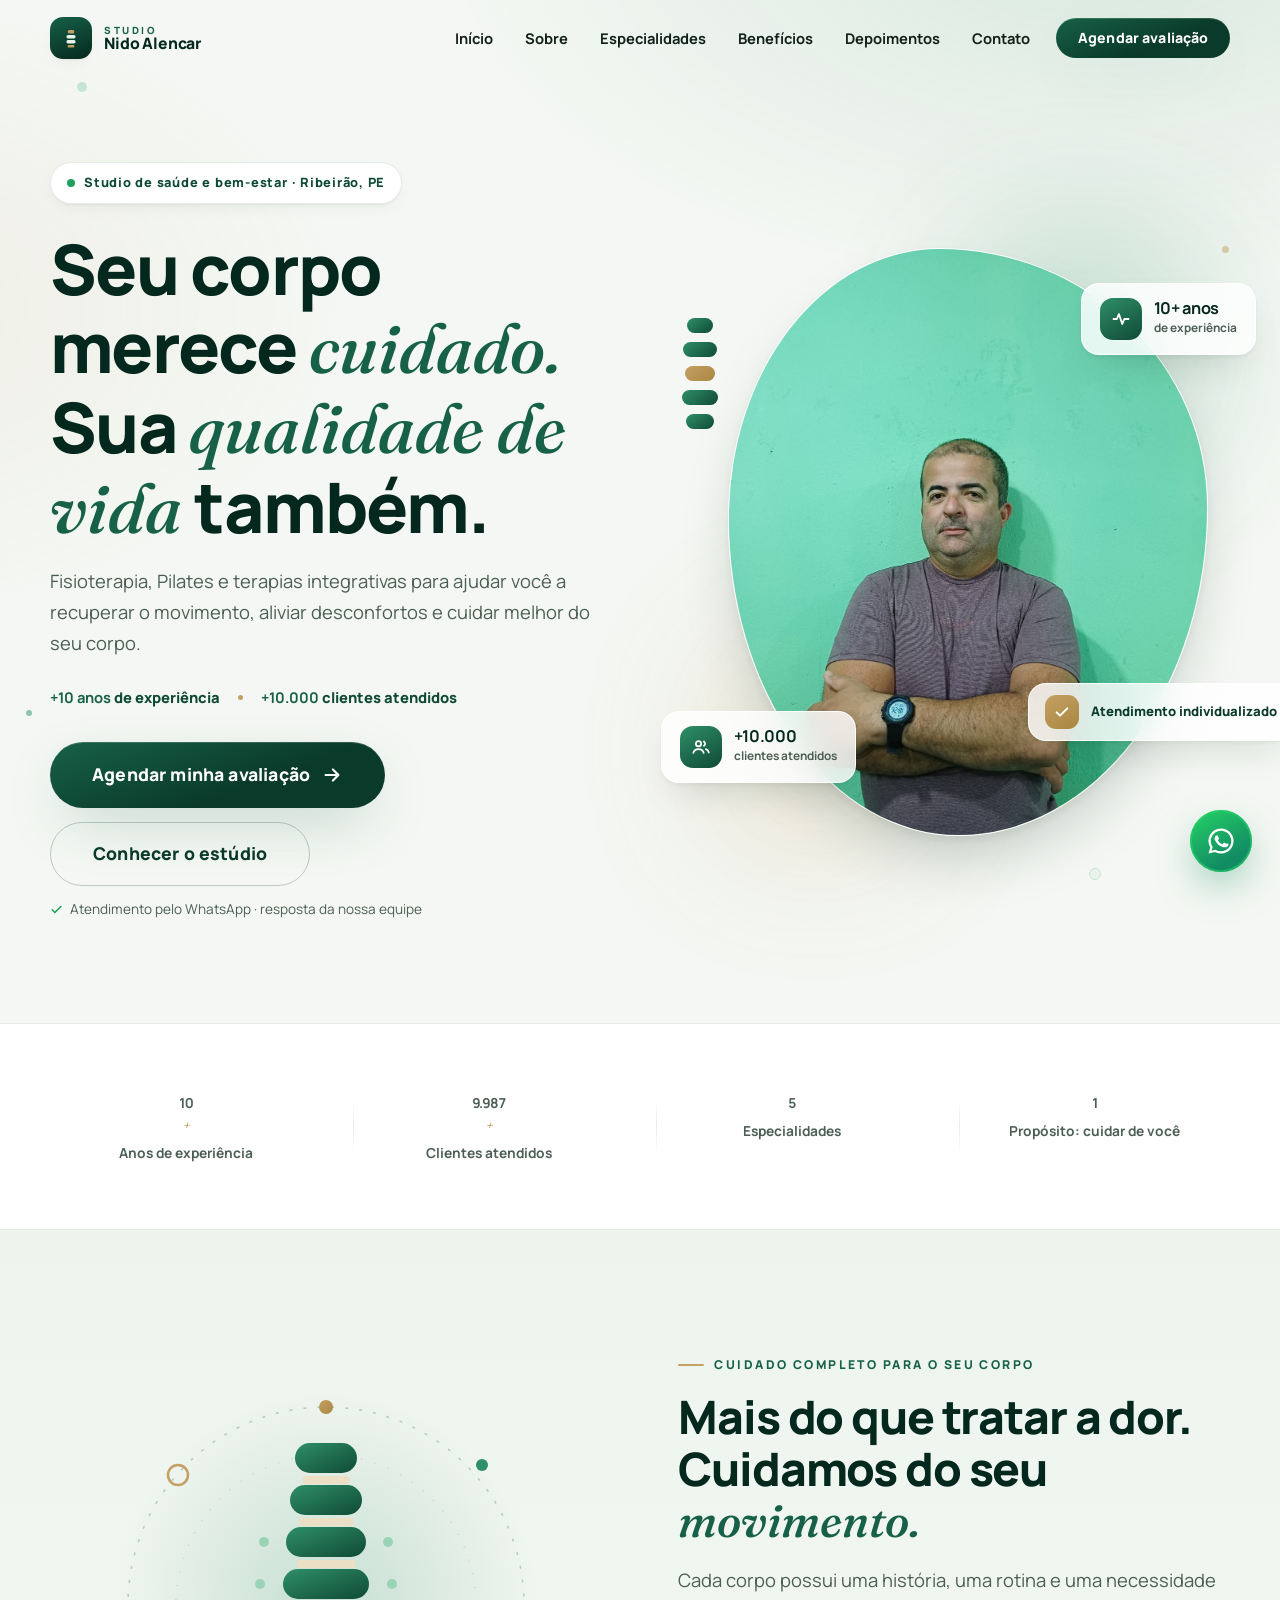
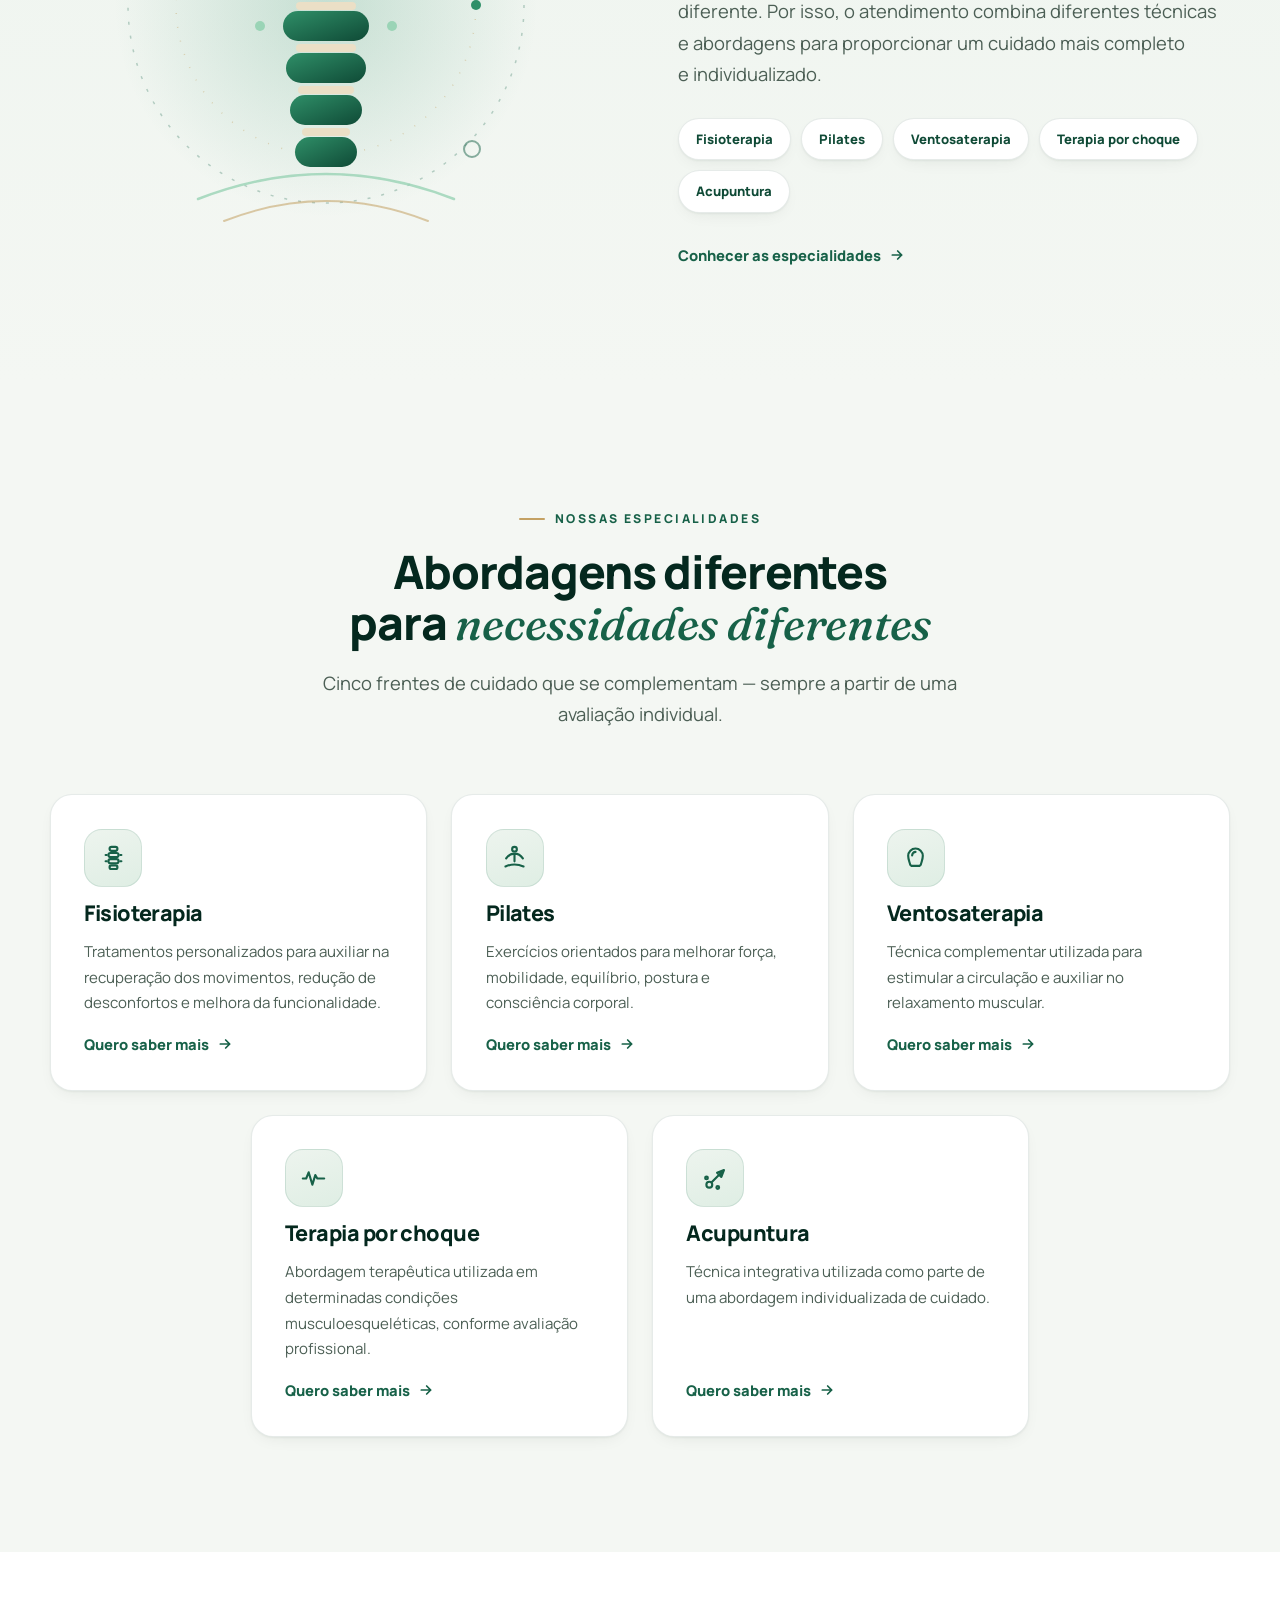
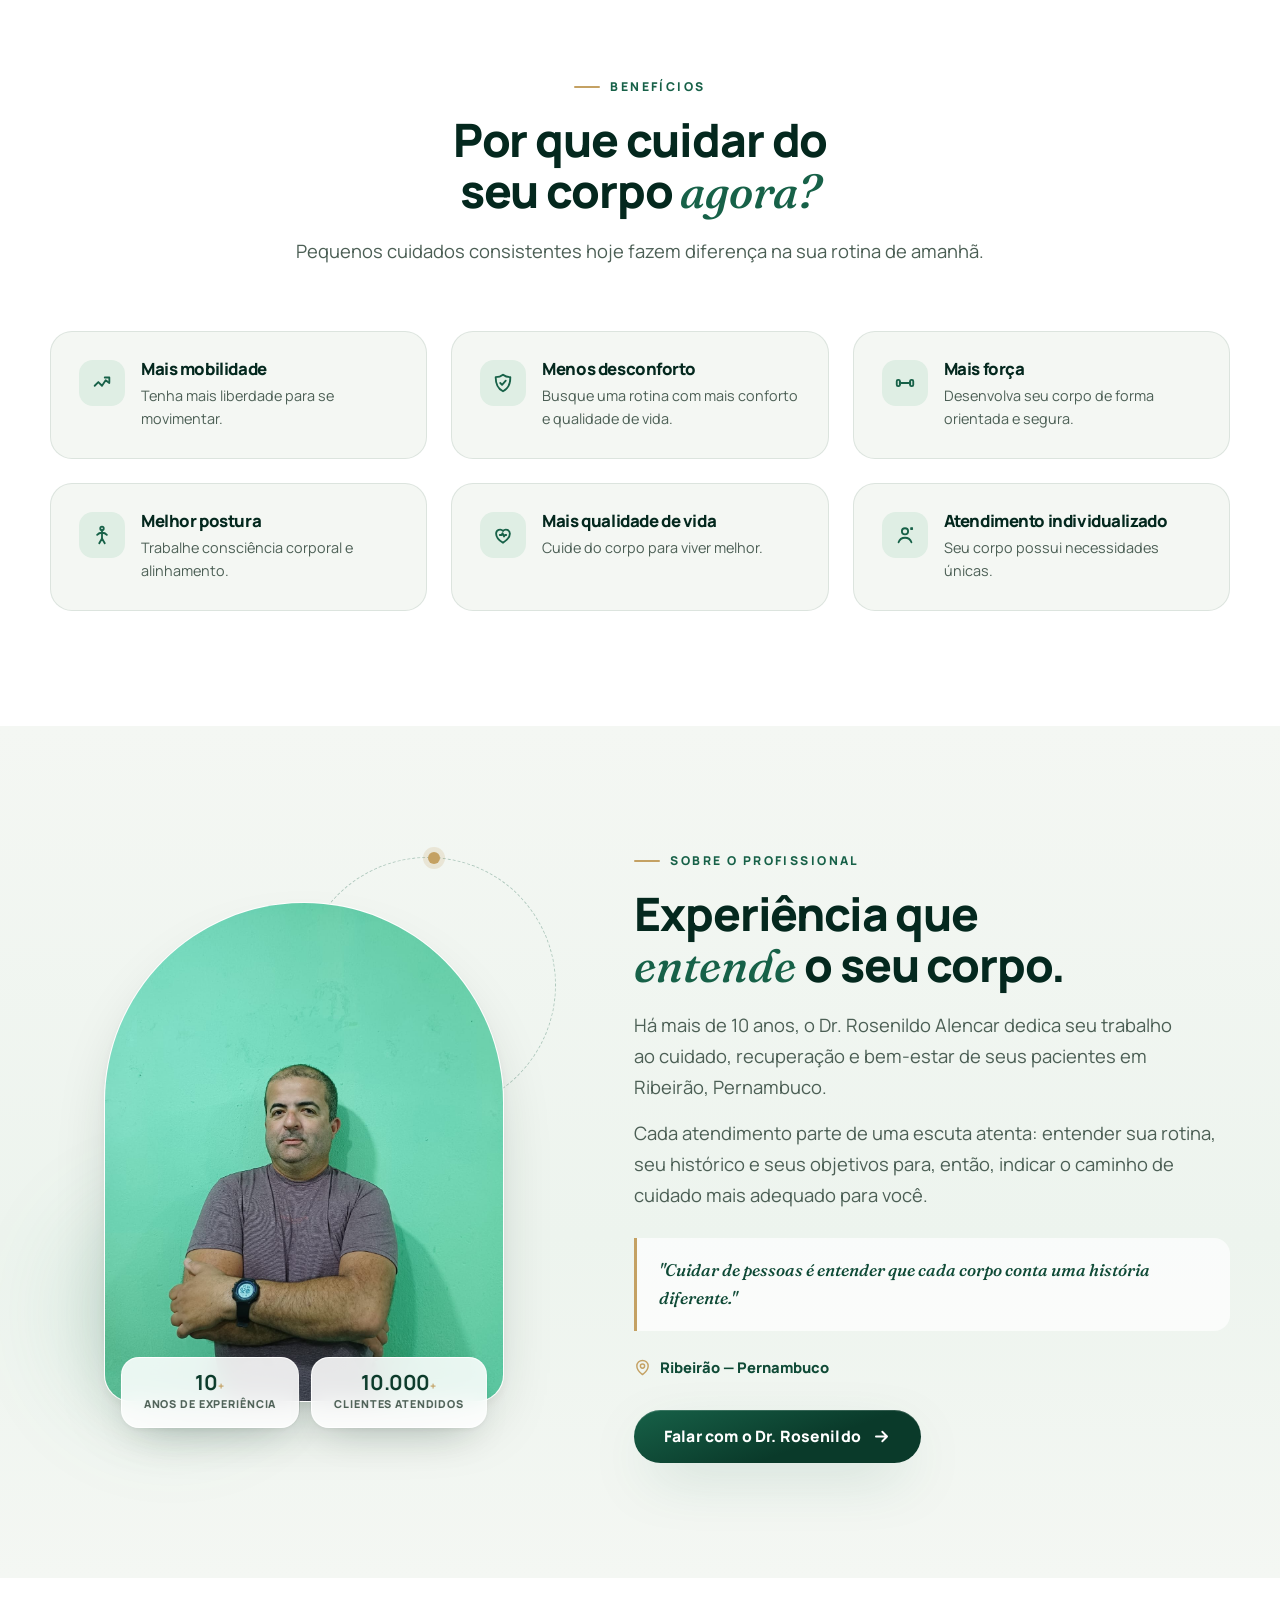
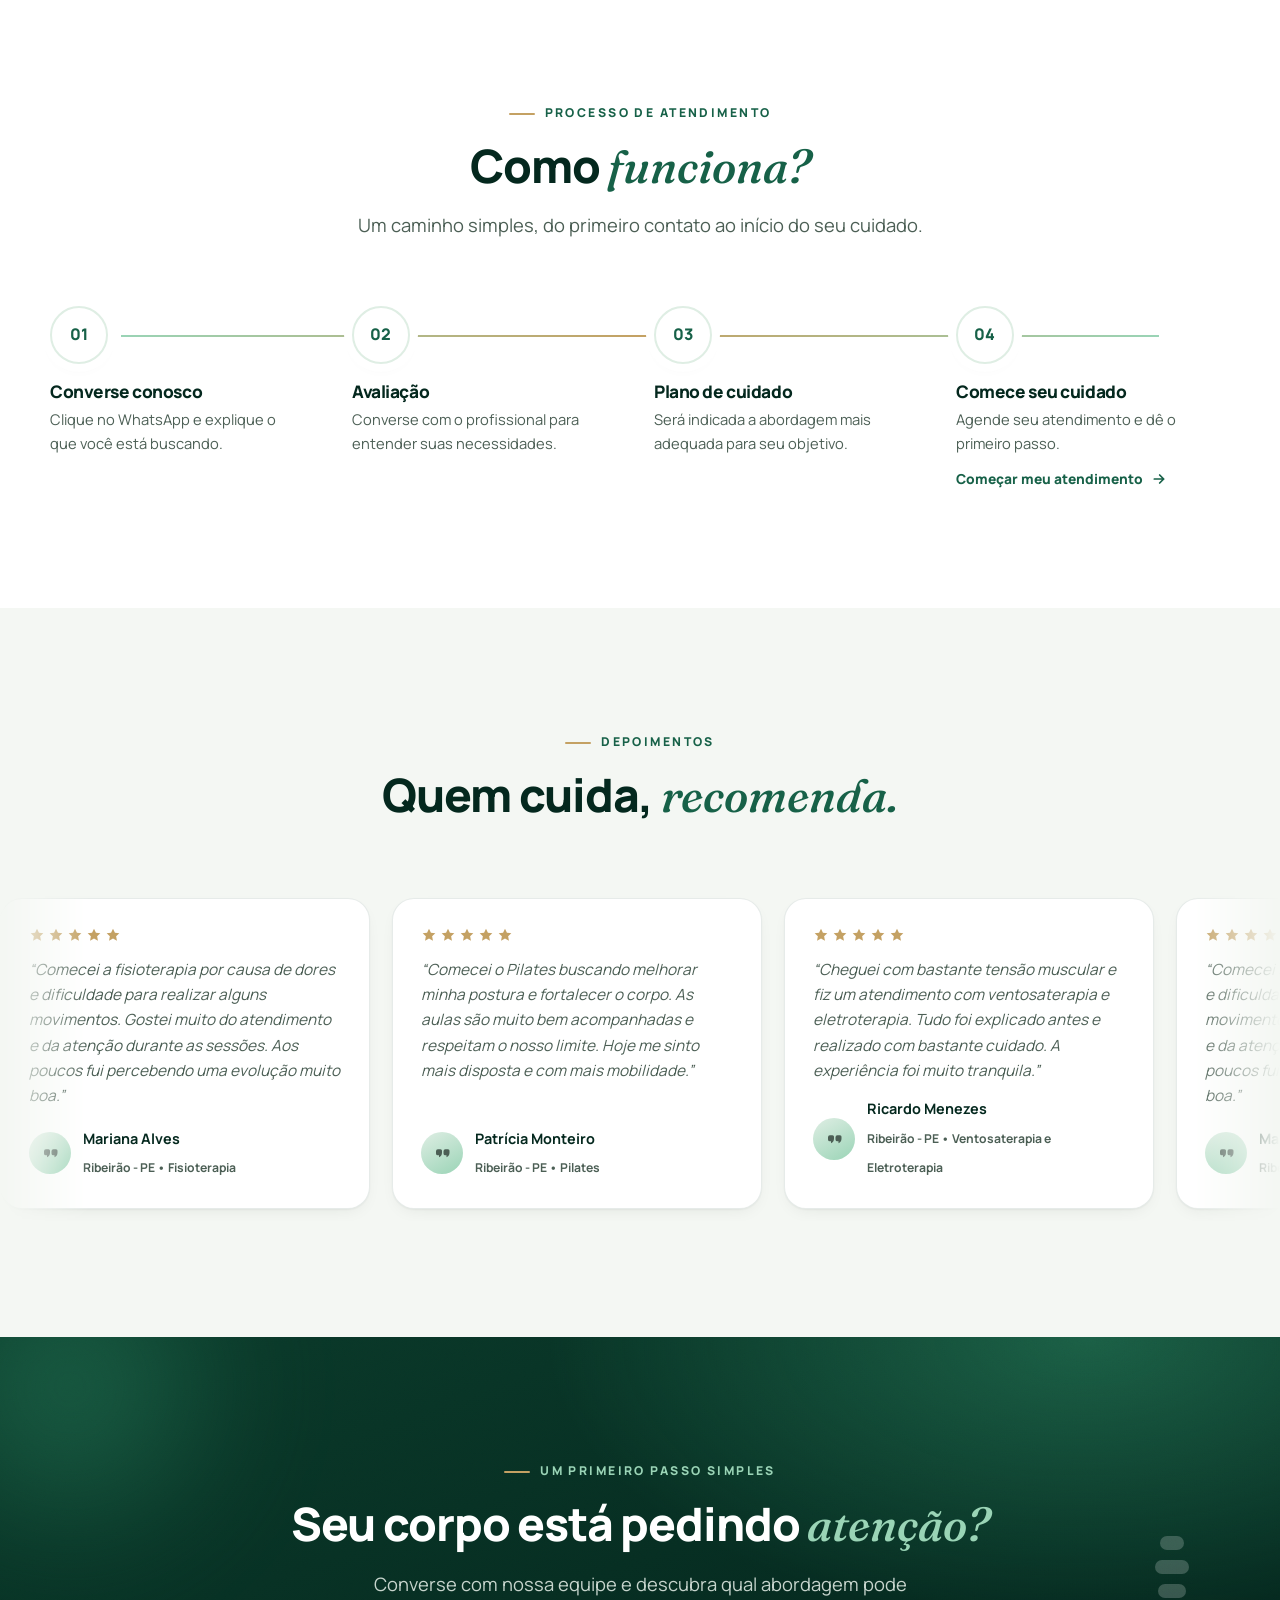
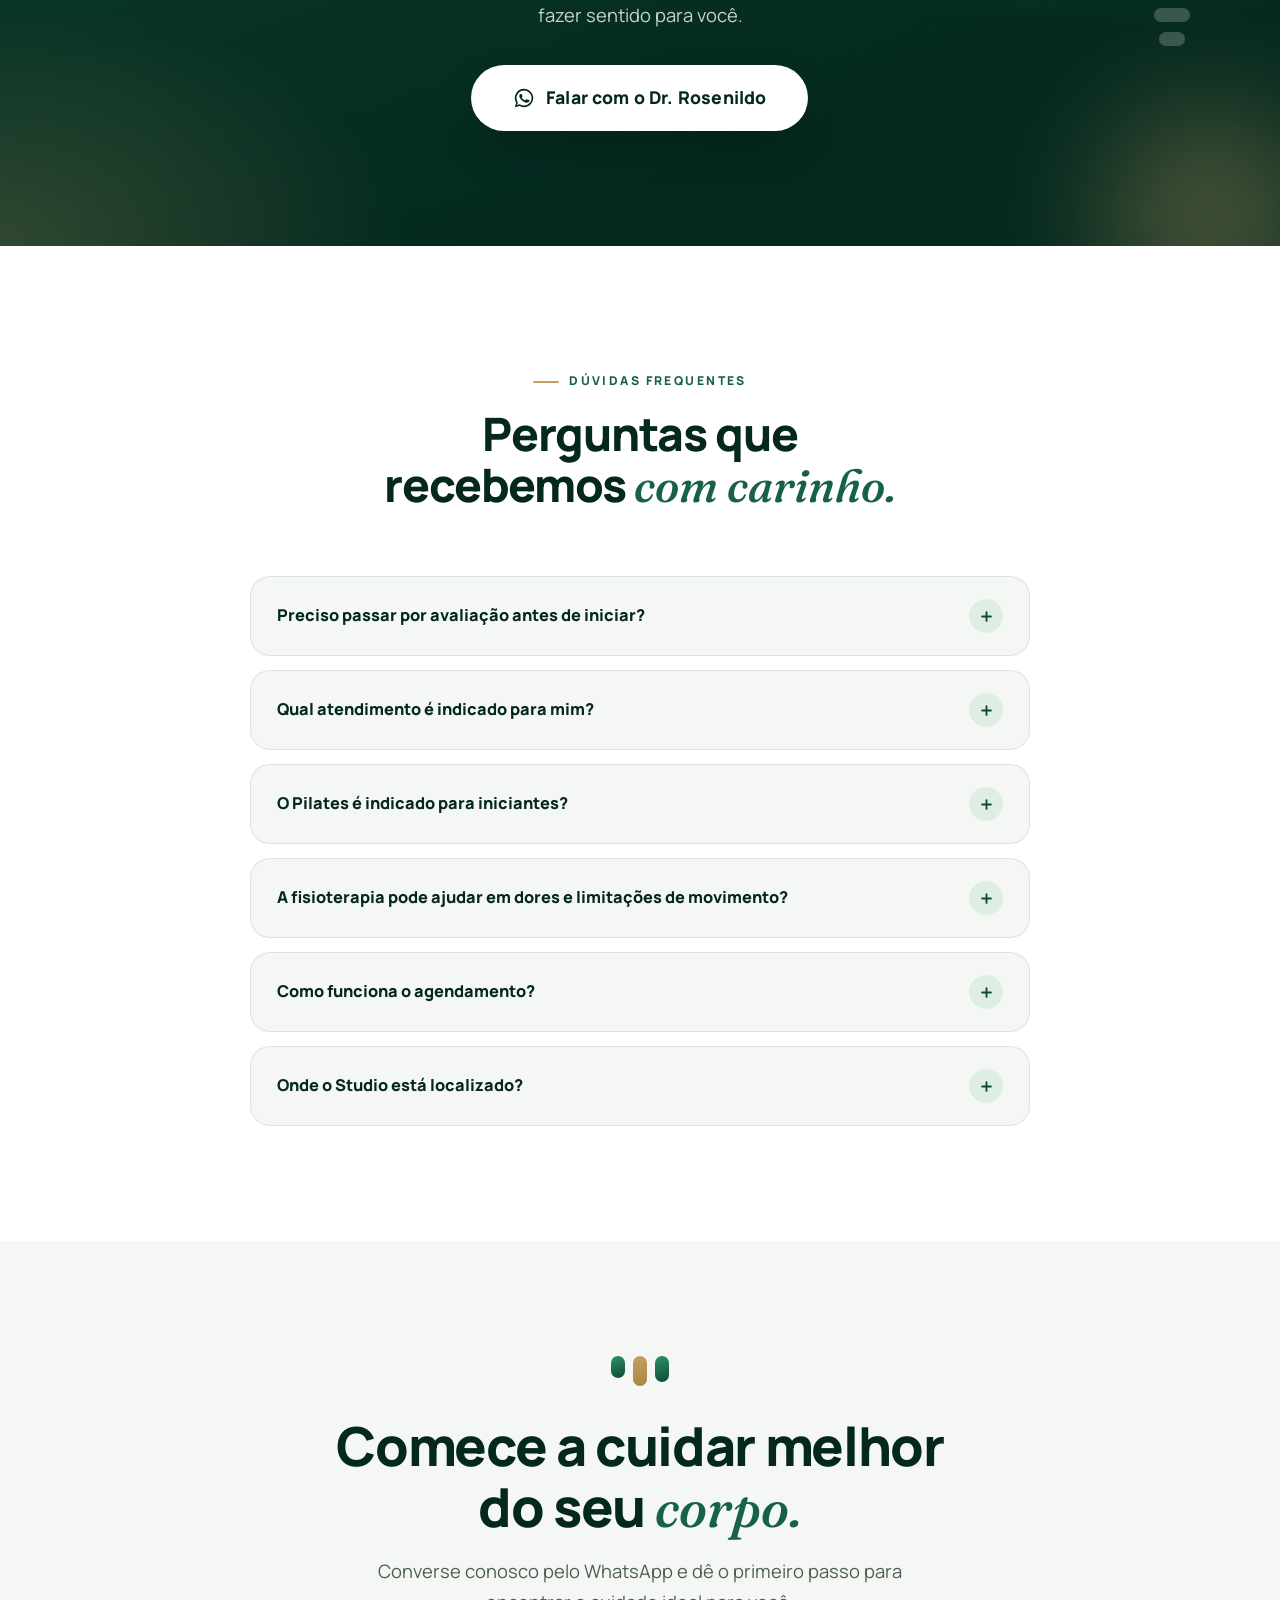
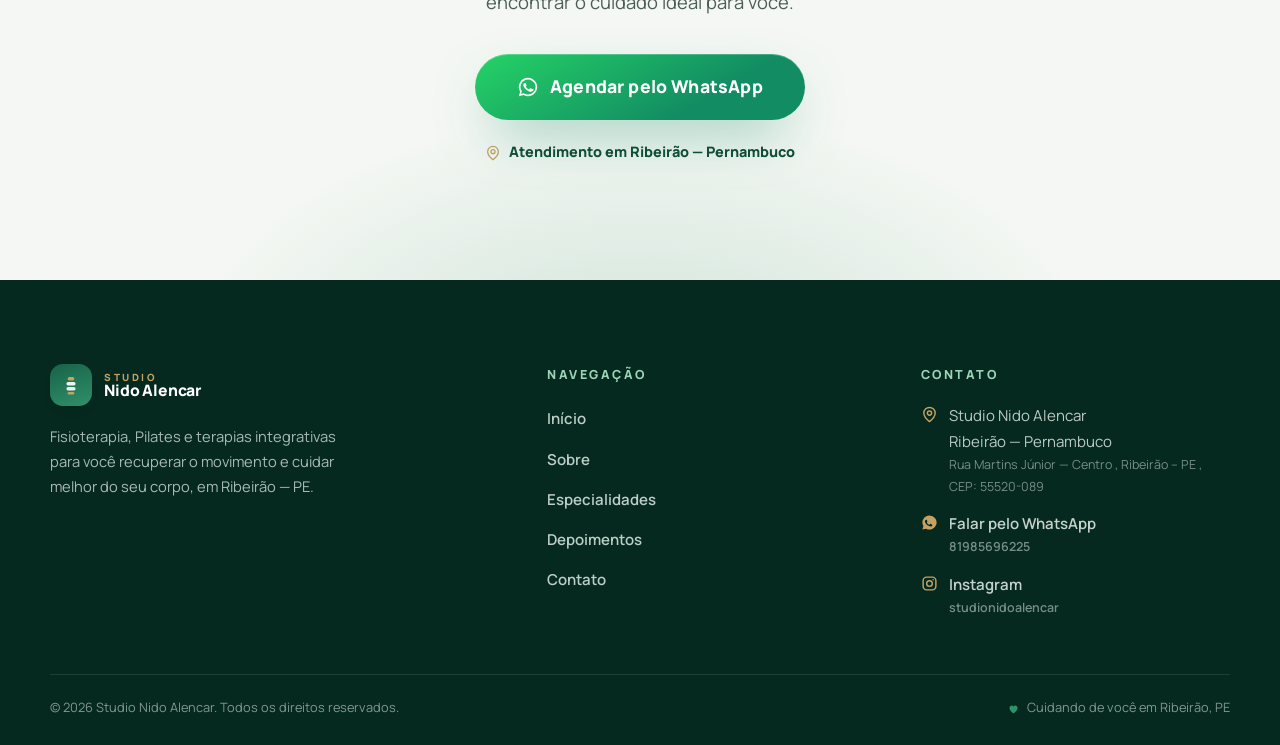
<file: index.html>
<!DOCTYPE html>
<html lang="pt-BR">
<head>
<meta charset="UTF-8">
<meta name="viewport" content="width=device-width, initial-scale=1.0">
<title>Estúdio Rosenildo Alencar | Fisioterapia, Pilates e Terapias em Ribeirão PE</title>
<meta name="description" content="Fisioterapia, Pilates, ventosaterapia, terapia por choque e acupuntura em Ribeirão, Pernambuco. Conheça o Estúdio Rosenildo Alencar e agende seu atendimento.">
<meta name="theme-color" content="#0A3A2A">

<!-- Open Graph -->
<meta property="og:type" content="website">
<meta property="og:locale" content="pt_BR">
<meta property="og:title" content="Estúdio Rosenildo Alencar | Fisioterapia, Pilates e Terapias em Ribeirão PE">
<meta property="og:description" content="Fisioterapia, Pilates, ventosaterapia, terapia por choque e acupuntura em Ribeirão, Pernambuco. +10 anos de experiência, +10.000 clientes atendidos.">
<meta property="og:image" content="img/og-image.jpg">
  <meta property="og:image:width" content="1200">
  <meta property="og:image:height" content="630">
  <!-- Dica: ao publicar, troque o content acima pela URL completa, ex.: https://seudominio.com.br/img/og-image.jpg (previews melhores em WhatsApp/Facebook). -->

<!-- Favicon (monograma verde com colunas — assinatura visual) -->
<link rel="icon" type="image/svg+xml" href="data:image/svg+xml,%3Csvg xmlns='http://www.w3.org/2000/svg' viewBox='0 0 64 64'%3E%3Crect width='64' height='64' rx='16' fill='%230A3A2A'/%3E%3Crect x='26' y='12' width='12' height='8' rx='4' fill='%23C4A163'/%3E%3Crect x='24' y='24' width='16' height='8' rx='4' fill='%23E9F4EC'/%3E%3Crect x='24' y='36' width='16' height='8' rx='4' fill='%23E9F4EC'/%3E%3Crect x='26' y='48' width='12' height='8' rx='4' fill='%23C4A163'/%3E%3C/svg%3E">

<!-- Fontes: Manrope (base) + Fraunces itálica (acentos editoriais) -->
<link rel="preconnect" href="https://fonts.googleapis.com">
<link rel="preconnect" href="https://fonts.gstatic.com" crossorigin>
<link href="https://fonts.googleapis.com/css2?family=Fraunces:ital,opsz,wght@1,9..144,500;1,9..144,600&family=Manrope:wght@400;500;600;700;800&display=swap" rel="stylesheet">

<!-- Schema.org — somente informações realmente fornecidas.
     [PLACEHOLDER] Adicionar "telephone", "streetAddress", "url" e "openingHours" quando confirmados. -->
<script type="application/ld+json">
{
  "@context": "https://schema.org",
  "@type": "HealthAndBeautyBusiness",
  "name": "Stúdio Nido Alencar",
  "description": "Fisioterapia, Pilates, ventosaterapia, terapia por choque e acupuntura em Ribeirão, Pernambuco.",
  "founder": { "@type": "Person", "name": "Stúdio Nido Alencar" },
  "address": {
    "@type": "PostalAddress",
    "addressLocality": "Ribeirão",
    "addressRegion": "PE",
    "addressCountry": "BR"
  },
  "knowsAbout": ["Fisioterapia", "Pilates", "Ventosaterapia", "Terapia por choque", "Acupuntura"]
}
</script>

<link rel="stylesheet" href="css/style.css">
<noscript><style>.reveal,.reveal-scale,.blur-reveal{opacity:1;transform:none;filter:none}.steps::before{transform:scaleX(1)}.t-viewport{overflow-x:auto}</style></noscript>
</head>
<body>
<a class="skip-link" href="#inicio">Pular para o conteúdo</a>

<!-- ============ HEADER ============ -->
<header class="header" id="topo">
  <div class="container">
    <a class="brand" href="#inicio" aria-label="STUDIO NIDO ALENCAR — voltar ao início">
      <span class="brand-mark" aria-hidden="true">
        <svg viewBox="0 0 24 24" fill="none"><rect x="8" y="2.5" width="8" height="4" rx="2" fill="#C4A163"/><rect x="6.5" y="8.5" width="11" height="4" rx="2" fill="#E9F4EC"/><rect x="6.5" y="14.5" width="11" height="4" rx="2" fill="#E9F4EC"/><rect x="8" y="20.5" width="8" height="3" rx="1.5" fill="#C4A163"/></svg>
      </span>
      <span class="brand-name">
        <small>STUDIO</small>
        <span>Nido Alencar</span>
      </span>
    </a>

    <nav class="nav" aria-label="Navegação principal">
      <a href="#inicio">Início</a>
      <a href="#sobre">Sobre</a>
      <a href="#especialidades">Especialidades</a>
      <a href="#beneficios">Benefícios</a>
      <a href="#depoimentos">Depoimentos</a>
      <a href="#contato">Contato</a>
      <button class="btn btn-primary header-cta" type="button" data-wa data-wa-msg="Olá! Vim pelo site do Stúdio Nido Alencar e gostaria de agendar uma avaliação." data-magnetic>
        Agendar avaliação
      </button>
    </nav>

    <button class="burger" type="button" aria-label="Abrir menu" aria-expanded="false" aria-controls="painelMenu">
      <span></span>
    </button>
  </div>
</header>

<!-- Menu mobile -->
<div class="nav-panel" id="painelMenu" aria-label="Menu">
  <a href="#inicio">Início <svg viewBox="0 0 24 24" fill="none" stroke="currentColor" stroke-width="2.4" stroke-linecap="round" stroke-linejoin="round"><path d="M9 6l6 6-6 6"/></svg></a>
  <a href="#sobre">Sobre <svg viewBox="0 0 24 24" fill="none" stroke="currentColor" stroke-width="2.4" stroke-linecap="round" stroke-linejoin="round"><path d="M9 6l6 6-6 6"/></svg></a>
  <a href="#especialidades">Especialidades <svg viewBox="0 0 24 24" fill="none" stroke="currentColor" stroke-width="2.4" stroke-linecap="round" stroke-linejoin="round"><path d="M9 6l6 6-6 6"/></svg></a>
  <a href="#beneficios">Benefícios <svg viewBox="0 0 24 24" fill="none" stroke="currentColor" stroke-width="2.4" stroke-linecap="round" stroke-linejoin="round"><path d="M9 6l6 6-6 6"/></svg></a>
  <a href="#depoimentos">Depoimentos <svg viewBox="0 0 24 24" fill="none" stroke="currentColor" stroke-width="2.4" stroke-linecap="round" stroke-linejoin="round"><path d="M9 6l6 6-6 6"/></svg></a>
  <a href="#contato">Contato <svg viewBox="0 0 24 24" fill="none" stroke="currentColor" stroke-width="2.4" stroke-linecap="round" stroke-linejoin="round"><path d="M9 6l6 6-6 6"/></svg></a>
  <button class="btn btn-wa" type="button" data-wa data-wa-msg="Olá! Vim pelo site do Estúdio Rosenildo Alencar e gostaria de agendar uma avaliação.">
    <svg viewBox="0 0 24 24" fill="currentColor"><path d="M12 2a10 10 0 0 0-8.6 15.1L2 22l5.1-1.3A10 10 0 1 0 12 2Zm0 18.2a8.2 8.2 0 0 1-4.2-1.1l-.3-.2-3 .8.8-3-.2-.3A8.2 8.2 0 1 1 12 20.2Zm4.5-6.1c-.2-.1-1.5-.7-1.7-.8-.2-.1-.4-.1-.6.1-.2.2-.7.8-.8 1-.1.2-.3.2-.5.1a6.7 6.7 0 0 1-3.3-2.9c-.2-.4.2-.4.7-1.3.1-.2 0-.4 0-.5l-.8-1.8c-.2-.5-.4-.4-.6-.4h-.5c-.2 0-.5.1-.7.3-.9.9-1.2 2.1-.4 3.6 1.2 2.4 3 4 5.4 5 1.6.7 2.6.6 3.4.4.7-.2 1.5-.7 1.7-1.4.2-.6.2-1.2.1-1.3-.1-.1-.2-.2-.4-.3Z"/></svg>
    Agendar avaliação
  </button>
  <p class="panel-local">
    <svg viewBox="0 0 24 24" fill="none" stroke="currentColor" stroke-width="2" stroke-linecap="round" stroke-linejoin="round"><path d="M20 10c0 6-8 12-8 12s-8-6-8-12a8 8 0 1 1 16 0Z"/><circle cx="12" cy="10" r="3"/></svg>
    Ribeirão — Pernambuco
  </p>
</div>

<main>
<!-- ============ HERO ============ -->
<section class="hero" id="inicio" aria-label="Apresentação">
  <span class="particle p1" aria-hidden="true"></span>
  <span class="particle p2" aria-hidden="true"></span>
  <span class="particle p3" aria-hidden="true"></span>
  <span class="particle p4" aria-hidden="true"></span>

  <div class="container hero-grid">
    <div class="hero-copy">
      <span class="hero-pill blur-reveal"><span class="dot" aria-hidden="true"></span> Studio de saúde e bem-estar · Ribeirão, PE</span>

      <h1 class="reveal" style="--d:.08s">
        Seu corpo merece <span class="accent-serif">cuidado.</span><br>
        Sua <span class="accent-serif">qualidade de vida</span> também.
      </h1>

      <p class="lead reveal" style="--d:.18s">
        Fisioterapia, Pilates e terapias integrativas para ajudar você a recuperar o movimento, aliviar desconfortos e cuidar melhor do seu corpo.
      </p>

      <div class="hero-authority reveal" style="--d:.26s">
        <span><strong>+10 anos</strong> de experiência</span>
        <span class="sep" aria-hidden="true"></span>
        <span><strong>+10.000</strong> clientes atendidos</span>
      </div>

      <div class="hero-ctas reveal" style="--d:.34s">
        <button class="btn btn-primary btn-xl" type="button" data-wa data-wa-msg="Olá! Vim pelo site do Estúdio Rosenildo Alencar e gostaria de saber mais sobre os atendimentos e agendar uma avaliação." data-magnetic>
          Agendar minha avaliação
          <svg viewBox="0 0 24 24" fill="none" stroke="currentColor" stroke-width="2.4" stroke-linecap="round" stroke-linejoin="round"><path d="M5 12h14M13 6l6 6-6 6"/></svg>
        </button>
        <a class="btn btn-ghost btn-xl" href="#cuidado" data-magnetic>Conhecer o estúdio</a>
      </div>

      <span class="btn-note reveal" style="--d:.42s">
        <svg viewBox="0 0 24 24" fill="none" stroke="currentColor" stroke-width="3" stroke-linecap="round" stroke-linejoin="round"><path d="M4 12.5l5 5L20 6.5"/></svg>
        Atendimento pelo WhatsApp · resposta da nossa equipe
      </span>
    </div>

    <div class="hero-visual reveal-scale" style="--d:.2s">
      <div class="hero-glow" aria-hidden="true" data-depth="14"></div>

      <div class="hero-spine" aria-hidden="true" data-depth="26">
        <i></i><i></i><i></i><i></i><i></i>
      </div>

      <div class="hero-frame">
        <img src="img/rosenildo-alencar.jpg" alt="Dr. Rosenildo Alencar no estúdio" loading="eager" fetchpriority="high" decoding="async" style="width:100%;height:100%;object-fit:cover;object-position:center 30%">
      </div>

      <div class="float-card fc-exp" data-depth="34">
        <span class="fc-icon" aria-hidden="true">
          <svg viewBox="0 0 24 24" fill="none" stroke="currentColor" stroke-width="2.2" stroke-linecap="round" stroke-linejoin="round"><path d="M3 12h4l2.5-6 4 12 2.5-6h5"/></svg>
        </span>
        <span><b>10+ anos</b><span>de experiência</span></span>
      </div>

      <div class="float-card fc-clients" data-depth="30">
        <span class="fc-icon" aria-hidden="true">
          <svg viewBox="0 0 24 24" fill="none" stroke="currentColor" stroke-width="2.1" stroke-linecap="round" stroke-linejoin="round"><circle cx="9" cy="8" r="3.2"/><path d="M2.8 19c.9-3 3.3-4.6 6.2-4.6s5.3 1.6 6.2 4.6"/><path d="M15.5 5.4a3.2 3.2 0 0 1 0 5.2M17.8 14.6c1.8.6 3 1.9 3.6 4"/></svg>
        </span>
        <span><b>+10.000</b><span>clientes atendidos</span></span>
      </div>

      <div class="float-card fc-check" data-depth="22">
        <span class="fc-icon" aria-hidden="true">
          <svg viewBox="0 0 24 24" fill="none" stroke="currentColor" stroke-width="3" stroke-linecap="round" stroke-linejoin="round"><path d="M4 12.5l5 5L20 6.5"/></svg>
        </span>
        <span>Atendimento individualizado</span>
      </div>
    </div>
  </div>
</section>

<!-- ============ PROVA SOCIAL / NÚMEROS ============ -->
<section class="stats" aria-label="Números do estúdio">
  <div class="container stats-grid" data-stagger>
    <div class="stat reveal">
      <b><span class="count" data-count="10">0</span><span class="plus">+</span></b>
      <span>Anos de experiência</span>
    </div>
    <div class="stat reveal">
      <b><span class="count" data-count="10000">0</span><span class="plus">+</span></b>
      <span>Clientes atendidos</span>
    </div>
    <div class="stat reveal">
      <b><span class="count" data-count="5">0</span></b>
      <span>Especialidades</span>
    </div>
    <div class="stat reveal">
      <b><span class="count" data-count="1">0</span></b>
      <span>Propósito: cuidar de você</span>
    </div>
  </div>
</section>

<!-- ============ CUIDADO COMPLETO ============ -->
<section class="section care" id="cuidado" aria-label="Cuidado completo para o seu corpo">
  <div class="container care-grid">
    <div class="care-art reveal-scale" aria-hidden="true">
      <svg viewBox="0 0 440 520" role="img" aria-label="Composição abstrata de uma coluna vertebral com linhas de movimento">
        <defs>
          <linearGradient id="gSpine" x1="0" y1="0" x2="1" y2="1">
            <stop offset="0" stop-color="#2F8F68"/><stop offset="1" stop-color="#0F4A36"/>
          </linearGradient>
          <linearGradient id="gGold" x1="0" y1="0" x2="1" y2="1">
            <stop offset="0" stop-color="#C4A163"/><stop offset="1" stop-color="#A9863F"/>
          </linearGradient>
          <radialGradient id="gGlow" cx="50%" cy="50%" r="50%">
            <stop offset="0" stop-color="#2F8F68" stop-opacity=".22"/><stop offset="1" stop-color="#2F8F68" stop-opacity="0"/>
          </radialGradient>
        </defs>

        <circle cx="220" cy="258" r="212" fill="url(#gGlow)"/>

        <g class="orbit-slow">
          <circle cx="220" cy="258" r="198" fill="none" stroke="#176148" stroke-opacity=".28" stroke-width="1.5" stroke-dasharray="3 11"/>
          <circle cx="220" cy="60" r="7" fill="url(#gGold)"/>
        </g>
        <g class="orbit-fast">
          <circle cx="220" cy="258" r="150" fill="none" stroke="#C4A163" stroke-opacity=".4" stroke-width="1.5" stroke-dasharray="1 13"/>
          <circle cx="370" cy="258" r="5" fill="#2F8F68"/>
        </g>

        <g class="spine-group">
          <rect x="189" y="96"  width="62" height="30" rx="15" fill="url(#gSpine)"/>
          <rect x="196" y="129" width="48" height="8"  rx="4"  fill="#EBDFC6"/>
          <rect x="184" y="138" width="72" height="30" rx="15" fill="url(#gSpine)"/>
          <rect x="192" y="171" width="56" height="8"  rx="4"  fill="#EBDFC6"/>
          <rect x="180" y="180" width="80" height="30" rx="15" fill="url(#gSpine)"/>
          <rect x="190" y="213" width="60" height="8"  rx="4"  fill="#EBDFC6"/>
          <rect x="177" y="222" width="86" height="30" rx="15" fill="url(#gSpine)"/>
          <rect x="190" y="255" width="60" height="8"  rx="4"  fill="#EBDFC6"/>
          <rect x="177" y="264" width="86" height="30" rx="15" fill="url(#gSpine)"/>
          <rect x="190" y="297" width="60" height="8"  rx="4"  fill="#EBDFC6"/>
          <rect x="180" y="306" width="80" height="30" rx="15" fill="url(#gSpine)"/>
          <rect x="192" y="339" width="56" height="8"  rx="4"  fill="#EBDFC6"/>
          <rect x="184" y="348" width="72" height="30" rx="15" fill="url(#gSpine)"/>
          <rect x="196" y="381" width="48" height="8"  rx="4"  fill="#EBDFC6"/>
          <rect x="189" y="390" width="62" height="30" rx="15" fill="url(#gSpine)"/>

          <circle cx="158" cy="195" r="5" fill="#9AD4B6"/><circle cx="282" cy="195" r="5" fill="#9AD4B6"/>
          <circle cx="154" cy="237" r="5" fill="#9AD4B6"/><circle cx="286" cy="237" r="5" fill="#9AD4B6"/>
          <circle cx="154" cy="279" r="5" fill="#9AD4B6"/><circle cx="286" cy="279" r="5" fill="#9AD4B6"/>
        </g>

        <path d="M92 452 Q220 402 348 452" fill="none" stroke="#9AD4B6" stroke-width="2.5" stroke-linecap="round" stroke-opacity=".8"/>
        <path d="M118 474 Q220 434 322 474" fill="none" stroke="#C4A163" stroke-width="2" stroke-linecap="round" stroke-opacity=".55"/>

        <circle class="svg-float"    cx="72"  cy="128" r="10" fill="none" stroke="#C4A163" stroke-width="2.5"/>
        <circle class="svg-float d2" cx="376" cy="118" r="6"  fill="#2F8F68"/>
        <circle class="svg-float d3" cx="366" cy="402" r="8"  fill="none" stroke="#176148" stroke-opacity=".5" stroke-width="2"/>
      </svg>
    </div>

    <div class="care-copy">
      <div class="section-head left" style="margin-bottom:0">
        <span class="eyebrow reveal">Cuidado completo para o seu corpo</span>
        <h2 class="reveal" style="--d:.08s">Mais do que tratar a dor.<br>Cuidamos do seu <span class="accent-serif">movimento.</span></h2>
        <p class="lead reveal" style="--d:.16s">
          Cada corpo possui uma história, uma rotina e uma necessidade diferente. Por isso, o atendimento combina diferentes técnicas e abordagens para proporcionar um cuidado mais completo e individualizado.
        </p>
      </div>
      <ul class="care-tags reveal" style="--d:.24s" data-stagger>
        <li>Fisioterapia</li>
        <li>Pilates</li>
        <li>Ventosaterapia</li>
        <li>Terapia por choque</li>
        <li>Acupuntura</li>
      </ul>
      <a class="link-arrow reveal" style="--d:.32s" href="#especialidades">
        Conhecer as especialidades
        <svg viewBox="0 0 24 24" fill="none" stroke="currentColor" stroke-width="2.6" stroke-linecap="round" stroke-linejoin="round"><path d="M5 12h14M13 6l6 6-6 6"/></svg>
      </a>
    </div>
  </div>
</section>

<!-- ============ ESPECIALIDADES ============ -->
<section class="section" id="especialidades" aria-label="Nossas especialidades">
  <div class="container">
    <div class="section-head">
      <span class="eyebrow reveal">Nossas especialidades</span>
      <h2 class="reveal" style="--d:.08s">Abordagens diferentes para <span class="accent-serif">necessidades diferentes</span></h2>
      <p class="lead reveal" style="--d:.16s">Cinco frentes de cuidado que se complementam — sempre a partir de uma avaliação individual.</p>
    </div>

    <div class="spec-grid" data-stagger>
      <article class="spec-card reveal">
        <span class="spec-icon" aria-hidden="true">
          <svg viewBox="0 0 24 24" fill="none" stroke="currentColor" stroke-width="1.9" stroke-linecap="round" stroke-linejoin="round"><rect x="8.5" y="2.5" width="7" height="3.6" rx="1.8"/><rect x="7.5" y="8" width="9" height="3.6" rx="1.8"/><rect x="7.5" y="13.5" width="9" height="3.6" rx="1.8"/><rect x="8.5" y="19" width="7" height="3.2" rx="1.6"/><path d="M5 9.8h1M18 9.8h1M5 15.3h1M18 15.3h1"/></svg>
        </span>
        <h3>Fisioterapia</h3>
        <p>Tratamentos personalizados para auxiliar na recuperação dos movimentos, redução de desconfortos e melhora da funcionalidade.</p>
        <button class="link-arrow" type="button" data-wa data-wa-msg="Olá! Vim pelo site do Estúdio Rosenildo Alencar e gostaria de saber mais sobre Fisioterapia.">
          Quero saber mais
          <svg viewBox="0 0 24 24" fill="none" stroke="currentColor" stroke-width="2.6" stroke-linecap="round" stroke-linejoin="round"><path d="M5 12h14M13 6l6 6-6 6"/></svg>
        </button>
      </article>

      <article class="spec-card reveal">
        <span class="spec-icon" aria-hidden="true">
          <svg viewBox="0 0 24 24" fill="none" stroke="currentColor" stroke-width="1.9" stroke-linecap="round" stroke-linejoin="round"><circle cx="12" cy="4.6" r="2.1"/><path d="M4 20c2.6-1.2 5-1.8 8-1.8s5.4.6 8 1.8"/><path d="M12 8.6c-3 0-5.6 1.5-7.4 4.2M12 8.6c3 0 5.6 1.5 7.4 4.2M12 8.6v6.8"/></svg>
        </span>
        <h3>Pilates</h3>
        <p>Exercícios orientados para melhorar força, mobilidade, equilíbrio, postura e consciência corporal.</p>
        <button class="link-arrow" type="button" data-wa data-wa-msg="Olá! Vim pelo site do Estúdio Rosenildo Alencar e gostaria de saber mais sobre Pilates.">
          Quero saber mais
          <svg viewBox="0 0 24 24" fill="none" stroke="currentColor" stroke-width="2.6" stroke-linecap="round" stroke-linejoin="round"><path d="M5 12h14M13 6l6 6-6 6"/></svg>
        </button>
      </article>

      <article class="spec-card reveal">
        <span class="spec-icon" aria-hidden="true">
          <svg viewBox="0 0 24 24" fill="none" stroke="currentColor" stroke-width="1.9" stroke-linecap="round" stroke-linejoin="round"><path d="M5.5 10.5a6.5 6.5 0 0 1 13 0c0 3-1 5-1.6 7.2a2.4 2.4 0 0 1-2.3 1.8H9.4a2.4 2.4 0 0 1-2.3-1.8C6.5 15.5 5.5 13.5 5.5 10.5Z"/><path d="M9 10.2c0-1.8 1.3-3.2 3-3.2"/></svg>
        </span>
        <h3>Ventosaterapia</h3>
        <p>Técnica complementar utilizada para estimular a circulação e auxiliar no relaxamento muscular.</p>
        <button class="link-arrow" type="button" data-wa data-wa-msg="Olá! Vim pelo site do Estúdio Rosenildo Alencar e gostaria de saber mais sobre Ventosaterapia.">
          Quero saber mais
          <svg viewBox="0 0 24 24" fill="none" stroke="currentColor" stroke-width="2.6" stroke-linecap="round" stroke-linejoin="round"><path d="M5 12h14M13 6l6 6-6 6"/></svg>
        </button>
      </article>

      <article class="spec-card reveal">
        <span class="spec-icon" aria-hidden="true">
          <svg viewBox="0 0 24 24" fill="none" stroke="currentColor" stroke-width="1.9" stroke-linecap="round" stroke-linejoin="round"><path d="M2.5 12h3l2.2-5.5L11 17.5 13.6 9l1.8 3h6.1"/></svg>
        </span>
        <h3>Terapia por choque</h3>
        <p>Abordagem terapêutica utilizada em determinadas condições musculoesqueléticas, conforme avaliação profissional.</p>
        <button class="link-arrow" type="button" data-wa data-wa-msg="Olá! Vim pelo site do Estúdio Rosenildo Alencar e gostaria de saber mais sobre Terapia por choque.">
          Quero saber mais
          <svg viewBox="0 0 24 24" fill="none" stroke="currentColor" stroke-width="2.6" stroke-linecap="round" stroke-linejoin="round"><path d="M5 12h14M13 6l6 6-6 6"/></svg>
        </button>
      </article>

      <article class="spec-card reveal">
        <span class="spec-icon" aria-hidden="true">
          <svg viewBox="0 0 24 24" fill="none" stroke="currentColor" stroke-width="1.9" stroke-linecap="round" stroke-linejoin="round"><path d="M19.5 4.5 8.8 15.2M19.5 4.5l-2.3 6.1-3.8-3.8 6.1-2.3Z"/><circle cx="6.5" cy="17.5" r="2.6"/><circle cx="14" cy="20" r="1.2"/><circle cx="4" cy="11.5" r="1.2"/></svg>
        </span>
        <h3>Acupuntura</h3>
        <p>Técnica integrativa utilizada como parte de uma abordagem individualizada de cuidado.</p>
        <button class="link-arrow" type="button" data-wa data-wa-msg="Olá! Vim pelo site do Estúdio Rosenildo Alencar e gostaria de saber mais sobre Acupuntura.">
          Quero saber mais
          <svg viewBox="0 0 24 24" fill="none" stroke="currentColor" stroke-width="2.6" stroke-linecap="round" stroke-linejoin="round"><path d="M5 12h14M13 6l6 6-6 6"/></svg>
        </button>
      </article>
    </div>
  </div>
</section>

<!-- ============ BENEFÍCIOS ============ -->
<section class="section benefits" id="beneficios" aria-label="Benefícios">
  <div class="container">
    <div class="section-head">
      <span class="eyebrow reveal">Benefícios</span>
      <h2 class="reveal" style="--d:.08s">Por que cuidar do seu corpo <span class="accent-serif">agora?</span></h2>
      <p class="lead reveal" style="--d:.16s">Pequenos cuidados consistentes hoje fazem diferença na sua rotina de amanhã.</p>
    </div>

    <div class="benefit-grid" data-stagger>
      <article class="benefit reveal">
        <span class="benefit-icon" aria-hidden="true">
          <svg viewBox="0 0 24 24" fill="none" stroke="currentColor" stroke-width="2" stroke-linecap="round" stroke-linejoin="round"><path d="M4 15l4-4 4 4 4-6 4 3"/><path d="M15 6h5v5"/></svg>
        </span>
        <div><h3>Mais mobilidade</h3><p>Tenha mais liberdade para se movimentar.</p></div>
      </article>

      <article class="benefit reveal">
        <span class="benefit-icon" aria-hidden="true">
          <svg viewBox="0 0 24 24" fill="none" stroke="currentColor" stroke-width="2" stroke-linecap="round" stroke-linejoin="round"><path d="M12 3c2.5 2 6 2.6 8 2.6 0 8-3.2 13-8 15.4C7.2 18.6 4 13.6 4 5.6 6 5.6 9.5 5 12 3Z"/><path d="M9 12l2 2 4-4.5"/></svg>
        </span>
        <div><h3>Menos desconforto</h3><p>Busque uma rotina com mais conforto e qualidade de vida.</p></div>
      </article>

      <article class="benefit reveal">
        <span class="benefit-icon" aria-hidden="true">
          <svg viewBox="0 0 24 24" fill="none" stroke="currentColor" stroke-width="2" stroke-linecap="round" stroke-linejoin="round"><path d="M8 12h8"/><rect x="3" y="8.6" width="3.4" height="6.8" rx="1.4"/><rect x="17.6" y="8.6" width="3.4" height="6.8" rx="1.4"/><path d="M6.4 10.4v3.2M17.6 10.4v3.2"/></svg>
        </span>
        <div><h3>Mais força</h3><p>Desenvolva seu corpo de forma orientada e segura.</p></div>
      </article>

      <article class="benefit reveal">
        <span class="benefit-icon" aria-hidden="true">
          <svg viewBox="0 0 24 24" fill="none" stroke="currentColor" stroke-width="2" stroke-linecap="round" stroke-linejoin="round"><circle cx="12" cy="4.8" r="1.9"/><path d="M12 6.7v9.1"/><path d="M12 9.5c-2.2 0-4 .8-5.3 2.3M12 9.5c2.2 0 4 .8 5.3 2.3"/><path d="M9 21l3-5.2L15 21"/></svg>
        </span>
        <div><h3>Melhor postura</h3><p>Trabalhe consciência corporal e alinhamento.</p></div>
      </article>

      <article class="benefit reveal">
        <span class="benefit-icon" aria-hidden="true">
          <svg viewBox="0 0 24 24" fill="none" stroke="currentColor" stroke-width="2" stroke-linecap="round" stroke-linejoin="round"><path d="M12 20.5s-7.5-4.7-7.5-10A4.3 4.3 0 0 1 12 7.6a4.3 4.3 0 0 1 7.5 2.9c0 5.3-7.5 10-7.5 10Z"/><path d="M8.5 12h2l1-2 1.6 3.6 1-1.6h1.4"/></svg>
        </span>
        <div><h3>Mais qualidade de vida</h3><p>Cuide do corpo para viver melhor.</p></div>
      </article>

      <article class="benefit reveal">
        <span class="benefit-icon" aria-hidden="true">
          <svg viewBox="0 0 24 24" fill="none" stroke="currentColor" stroke-width="2" stroke-linecap="round" stroke-linejoin="round"><circle cx="12" cy="8" r="3.4"/><path d="M5 20c1.1-3.3 3.7-5 7-5s5.9 1.7 7 5"/><path d="M18.6 4.4l1.2 1.2M19.8 4.4l-1.2 1.2"/></svg>
        </span>
        <div><h3>Atendimento individualizado</h3><p>Seu corpo possui necessidades únicas.</p></div>
      </article>
    </div>
  </div>
</section>

<!-- ============ SOBRE O DR. ROSENILDO ============ -->
<section class="section about" id="sobre" aria-label="Sobre o Dr. Rosenildo Alencar">
  <div class="container about-grid">
    <div class="about-visual reveal-scale">
      <span class="about-ring" aria-hidden="true"></span>
      <span class="about-blob" aria-hidden="true"></span>

      <div class="about-frame">
        <img src="img/rosenildo-alencar.jpg" alt="Dr. Rosenildo Alencar" loading="lazy" decoding="async" style="width:100%;height:100%;object-fit:cover;object-position:center 30%">
      </div>

      <div class="about-chips" data-stagger>
        <div class="chip reveal"><b>10<span class="plus">+</span></b><span>anos de experiência</span></div>
        <div class="chip reveal"><b>10.000<span class="plus">+</span></b><span>clientes atendidos</span></div>
      </div>
    </div>

    <div class="about-copy">
      <span class="eyebrow reveal">Sobre o profissional</span>
      <h2 class="reveal" style="--d:.08s">Experiência que <span class="accent-serif">entende</span> o seu corpo.</h2>
      <p class="lead reveal" style="--d:.16s">
        Há mais de 10 anos, o Dr. Rosenildo Alencar dedica seu trabalho ao cuidado, recuperação e bem-estar de seus pacientes em Ribeirão, Pernambuco.
      </p>
      <p class="lead reveal" style="--d:.22s;margin-top:14px">
        Cada atendimento parte de uma escuta atenta: entender sua rotina, seu histórico e seus objetivos para, então, indicar o caminho de cuidado mais adequado para você.
      </p>

      <blockquote class="about-quote reveal" style="--d:.3s">
        "Cuidar de pessoas é entender que cada corpo conta uma história diferente."
      </blockquote>

      <p class="location-line reveal" style="--d:.36s">
        <svg viewBox="0 0 24 24" fill="none" stroke="currentColor" stroke-width="2" stroke-linecap="round" stroke-linejoin="round"><path d="M20 10c0 6-8 12-8 12s-8-6-8-12a8 8 0 1 1 16 0Z"/><circle cx="12" cy="10" r="3"/></svg>
        Ribeirão — Pernambuco
      </p>

      <button class="btn btn-primary reveal" style="--d:.42s" type="button" data-wa data-wa-msg="Olá! Vim pelo site e gostaria de conversar com o Dr. Rosenildo Alencar sobre um atendimento." data-magnetic>
        Falar com o Dr. Rosenildo
        <svg viewBox="0 0 24 24" fill="none" stroke="currentColor" stroke-width="2.4" stroke-linecap="round" stroke-linejoin="round"><path d="M5 12h14M13 6l6 6-6 6"/></svg>
      </button>
    </div>
  </div>
</section>

<!-- ============ COMO FUNCIONA ============ -->
<section class="section process" aria-label="Como funciona o atendimento">
  <div class="container">
    <div class="section-head">
      <span class="eyebrow reveal">Processo de atendimento</span>
      <h2 class="reveal" style="--d:.08s">Como <span class="accent-serif">funciona?</span></h2>
      <p class="lead reveal" style="--d:.16s">Um caminho simples, do primeiro contato ao início do seu cuidado.</p>
    </div>

    <div class="steps" data-stagger>
      <div class="step reveal">
        <span class="step-num">01</span>
        <h3>Converse conosco</h3>
        <p>Clique no WhatsApp e explique o que você está buscando.</p>
      </div>
      <div class="step reveal">
        <span class="step-num">02</span>
        <h3>Avaliação</h3>
        <p>Converse com o profissional para entender suas necessidades.</p>
      </div>
      <div class="step reveal">
        <span class="step-num">03</span>
        <h3>Plano de cuidado</h3>
        <p>Será indicada a abordagem mais adequada para seu objetivo.</p>
      </div>
      <div class="step reveal">
        <span class="step-num">04</span>
        <h3>Comece seu cuidado</h3>
        <p>Agende seu atendimento e dê o primeiro passo.</p>
        <button class="link-arrow" type="button" data-wa data-wa-msg="Olá! Vim pelo site do Estúdio Rosenildo Alencar e quero começar meu atendimento.">
          Começar meu atendimento
          <svg viewBox="0 0 24 24" fill="none" stroke="currentColor" stroke-width="2.6" stroke-linecap="round" stroke-linejoin="round"><path d="M5 12h14M13 6l6 6-6 6"/></svg>
        </button>
      </div>
    </div>
  </div>
</section>

<!-- ============ DEPOIMENTOS ============ -->
<section class="section testimonials" id="depoimentos" aria-label="Depoimentos">
  <div class="container">
    <div class="section-head">
      <span class="eyebrow reveal">Depoimentos</span>

      <h2 class="reveal" style="--d:.08s">
        Quem cuida, <span class="accent-serif">recomenda.</span>
      </h2>

      
      </span>
    </div>
  </div>

  <div class="t-viewport reveal" style="--d:.2s">
    <div class="t-track" id="tTrack">

      <!-- DEPOIMENTO 1 -->
      <article class="t-card">

        <div class="t-stars" aria-label="5 estrelas">
          <svg viewBox="0 0 24 24" fill="currentColor">
            <path d="M12 2.5l2.9 6 6.6.9-4.8 4.6 1.2 6.5L12 17.4 6.1 20.5l1.2-6.5L2.5 9.4l6.6-.9 2.9-6Z"/>
          </svg>

          <svg viewBox="0 0 24 24" fill="currentColor">
            <path d="M12 2.5l2.9 6 6.6.9-4.8 4.6 1.2 6.5L12 17.4 6.1 20.5l1.2-6.5L2.5 9.4l6.6-.9 2.9-6Z"/>
          </svg>

          <svg viewBox="0 0 24 24" fill="currentColor">
            <path d="M12 2.5l2.9 6 6.6.9-4.8 4.6 1.2 6.5L12 17.4 6.1 20.5l1.2-6.5L2.5 9.4l6.6-.9 2.9-6Z"/>
          </svg>

          <svg viewBox="0 0 24 24" fill="currentColor">
            <path d="M12 2.5l2.9 6 6.6.9-4.8 4.6 1.2 6.5L12 17.4 6.1 20.5l1.2-6.5L2.5 9.4l6.6-.9 2.9-6Z"/>
          </svg>

          <svg viewBox="0 0 24 24" fill="currentColor">
            <path d="M12 2.5l2.9 6 6.6.9-4.8 4.6 1.2 6.5L12 17.4 6.1 20.5l1.2-6.5L2.5 9.4l6.6-.9 2.9-6Z"/>
          </svg>
        </div>

        <blockquote>
          “Comecei a fisioterapia por causa de dores e dificuldade para realizar alguns movimentos. 
          Gostei muito do atendimento e da atenção durante as sessões. Aos poucos fui percebendo uma evolução muito boa.”
        </blockquote>

        <div class="t-who">
          <span class="t-avatar" aria-hidden="true">
            <svg viewBox="0 0 24 24" fill="currentColor">
              <path d="M10 7H6.5A2.5 2.5 0 0 0 4 9.5v3A2.5 2.5 0 0 0 6.5 15H8v2.5c2.6-1 4-3 4-6V9a2 2 0 0 0-2-2Zm10 0h-3.5A2.5 2.5 0 0 0 14 9.5v3a2.5 2.5 0 0 0 2.5 2.5H18v2.5c2.6-1 4-3 4-6V9a2 2 0 0 0-2-2Z"/>
            </svg>
          </span>

          <div>
            <b>Mariana Alves</b>
            <span>Ribeirão - PE • Fisioterapia</span>
          </div>
        </div>

      </article>


      <!-- DEPOIMENTO 2 -->
      <article class="t-card">

        <div class="t-stars" aria-label="5 estrelas">
          <svg viewBox="0 0 24 24" fill="currentColor">
            <path d="M12 2.5l2.9 6 6.6.9-4.8 4.6 1.2 6.5L12 17.4 6.1 20.5l1.2-6.5L2.5 9.4l6.6-.9 2.9-6Z"/>
          </svg>

          <svg viewBox="0 0 24 24" fill="currentColor">
            <path d="M12 2.5l2.9 6 6.6.9-4.8 4.6 1.2 6.5L12 17.4 6.1 20.5l1.2-6.5L2.5 9.4l6.6-.9 2.9-6Z"/>
          </svg>

          <svg viewBox="0 0 24 24" fill="currentColor">
            <path d="M12 2.5l2.9 6 6.6.9-4.8 4.6 1.2 6.5L12 17.4 6.1 20.5l1.2-6.5L2.5 9.4l6.6-.9 2.9-6Z"/>
          </svg>

          <svg viewBox="0 0 24 24" fill="currentColor">
            <path d="M12 2.5l2.9 6 6.6.9-4.8 4.6 1.2 6.5L12 17.4 6.1 20.5l1.2-6.5L2.5 9.4l6.6-.9 2.9-6Z"/>
          </svg>

          <svg viewBox="0 0 24 24" fill="currentColor">
            <path d="M12 2.5l2.9 6 6.6.9-4.8 4.6 1.2 6.5L12 17.4 6.1 20.5l1.2-6.5L2.5 9.4l6.6-.9 2.9-6Z"/>
          </svg>
        </div>

        <blockquote>
          “Comecei o Pilates buscando melhorar minha postura e fortalecer o corpo. 
          As aulas são muito bem acompanhadas e respeitam o nosso limite. Hoje me sinto mais disposta e com mais mobilidade.”
        </blockquote>

        <div class="t-who">
          <span class="t-avatar" aria-hidden="true">
            <svg viewBox="0 0 24 24" fill="currentColor">
              <path d="M10 7H6.5A2.5 2.5 0 0 0 4 9.5v3A2.5 2.5 0 0 0 6.5 15H8v2.5c2.6-1 4-3 4-6V9a2 2 0 0 0-2-2Zm10 0h-3.5A2.5 2.5 0 0 0 14 9.5v3a2.5 2.5 0 0 0 2.5 2.5H18v2.5c2.6-1 4-3 4-6V9a2 2 0 0 0-2-2Z"/>
            </svg>
          </span>

          <div>
            <b>Patrícia Monteiro</b>
            <span>Ribeirão - PE • Pilates</span>
          </div>
        </div>

      </article>


      <!-- DEPOIMENTO 3 -->
      <article class="t-card">

        <div class="t-stars" aria-label="5 estrelas">
          <svg viewBox="0 0 24 24" fill="currentColor">
            <path d="M12 2.5l2.9 6 6.6.9-4.8 4.6 1.2 6.5L12 17.4 6.1 20.5l1.2-6.5L2.5 9.4l6.6-.9 2.9-6Z"/>
          </svg>

          <svg viewBox="0 0 24 24" fill="currentColor">
            <path d="M12 2.5l2.9 6 6.6.9-4.8 4.6 1.2 6.5L12 17.4 6.1 20.5l1.2-6.5L2.5 9.4l6.6-.9 2.9-6Z"/>
          </svg>

          <svg viewBox="0 0 24 24" fill="currentColor">
            <path d="M12 2.5l2.9 6 6.6.9-4.8 4.6 1.2 6.5L12 17.4 6.1 20.5l1.2-6.5L2.5 9.4l6.6-.9 2.9-6Z"/>
          </svg>

          <svg viewBox="0 0 24 24" fill="currentColor">
            <path d="M12 2.5l2.9 6 6.6.9-4.8 4.6 1.2 6.5L12 17.4 6.1 20.5l1.2-6.5L2.5 9.4l6.6-.9 2.9-6Z"/>
          </svg>

          <svg viewBox="0 0 24 24" fill="currentColor">
            <path d="M12 2.5l2.9 6 6.6.9-4.8 4.6 1.2 6.5L12 17.4 6.1 20.5l1.2-6.5L2.5 9.4l6.6-.9 2.9-6Z"/>
          </svg>
        </div>

        <blockquote>
          “Cheguei com bastante tensão muscular e fiz um atendimento com ventosaterapia e eletroterapia. 
          Tudo foi explicado antes e realizado com bastante cuidado. A experiência foi muito tranquila.”
        </blockquote>

        <div class="t-who">
          <span class="t-avatar" aria-hidden="true">
            <svg viewBox="0 0 24 24" fill="currentColor">
              <path d="M10 7H6.5A2.5 2.5 0 0 0 4 9.5v3A2.5 2.5 0 0 0 6.5 15H8v2.5c2.6-1 4-3 4-6V9a2 2 0 0 0-2-2Zm10 0h-3.5A2.5 2.5 0 0 0 14 9.5v3a2.5 2.5 0 0 0 2.5 2.5H18v2.5c2.6-1 4-3 4-6V9a2 2 0 0 0-2-2Z"/>
            </svg>
          </span>

          <div>
            <b>Ricardo Menezes</b>
            <span>Ribeirão - PE • Ventosaterapia e Eletroterapia</span>
          </div>
        </div>

      </article>

    </div>
  </div>
</section>

<!-- ============ CTA INTERMEDIÁRIO ============ -->
<section class="section cta-band grain" aria-label="Fale com o estúdio">
  <span class="band-blob b1" aria-hidden="true"></span>
  <span class="band-blob b2" aria-hidden="true"></span>
  <span class="band-spine" aria-hidden="true"><i></i><i></i><i></i><i></i><i></i></span>

  <div class="container on-dark">
    <span class="eyebrow reveal">Um primeiro passo simples</span>
    <h2 class="reveal" style="--d:.08s">Seu corpo está pedindo <span class="accent-serif">atenção?</span></h2>
    <p class="lead reveal" style="--d:.16s">Converse com nossa equipe e descubra qual abordagem pode fazer sentido para você.</p>
    <button class="btn btn-light btn-xl reveal" style="--d:.24s" type="button" data-wa data-wa-msg="Olá! Vim pelo site e gostaria de conversar com o Dr. Rosenildo Alencar." data-magnetic>
      <svg viewBox="0 0 24 24" fill="currentColor"><path d="M12 2a10 10 0 0 0-8.6 15.1L2 22l5.1-1.3A10 10 0 1 0 12 2Zm0 18.2a8.2 8.2 0 0 1-4.2-1.1l-.3-.2-3 .8.8-3-.2-.3A8.2 8.2 0 1 1 12 20.2Zm4.5-6.1c-.2-.1-1.5-.7-1.7-.8-.2-.1-.4-.1-.6.1-.2.2-.7.8-.8 1-.1.2-.3.2-.5.1a6.7 6.7 0 0 1-3.3-2.9c-.2-.4.2-.4.7-1.3.1-.2 0-.4 0-.5l-.8-1.8c-.2-.5-.4-.4-.6-.4h-.5c-.2 0-.5.1-.7.3-.9.9-1.2 2.1-.4 3.6 1.2 2.4 3 4 5.4 5 1.6.7 2.6.6 3.4.4.7-.2 1.5-.7 1.7-1.4.2-.6.2-1.2.1-1.3-.1-.1-.2-.2-.4-.3Z"/></svg>
      Falar com o Dr. Rosenildo
    </button>
  </div>
</section>

<!-- ============ FAQ ============ -->
<section class="section faq" aria-label="Perguntas frequentes">
  <div class="container">
    <div class="section-head">
      <span class="eyebrow reveal">Dúvidas frequentes</span>
      <h2 class="reveal" style="--d:.08s">Perguntas que recebemos <span class="accent-serif">com carinho.</span></h2>
    </div>

    <div class="faq-list" data-stagger>
      <div class="faq-item reveal">
        <button class="faq-q" type="button" aria-expanded="false">
          Preciso passar por avaliação antes de iniciar?
          <span class="faq-icon" aria-hidden="true"><svg viewBox="0 0 24 24" fill="none" stroke="currentColor" stroke-width="3" stroke-linecap="round"><path d="M12 5v14M5 12h14"/></svg></span>
        </button>
        <div class="faq-a"><div><p>Sim. A avaliação inicial é o momento de entender seu histórico, sua rotina e suas necessidades. É a partir dela que o profissional indica a abordagem mais adequada para o seu caso.</p></div></div>
      </div>

      <div class="faq-item reveal">
        <button class="faq-q" type="button" aria-expanded="false">
          Qual atendimento é indicado para mim?
          <span class="faq-icon" aria-hidden="true"><svg viewBox="0 0 24 24" fill="none" stroke="currentColor" stroke-width="3" stroke-linecap="round"><path d="M12 5v14M5 12h14"/></svg></span>
        </button>
        <div class="faq-a"><div><p>Depende de cada pessoa. Como cada corpo tem uma necessidade diferente, a indicação é feita de forma individualizada, após conversa e avaliação. Fale conosco pelo WhatsApp e conte o que você está buscando — a partir daí orientamos os próximos passos.</p></div></div>
      </div>

      <div class="faq-item reveal">
        <button class="faq-q" type="button" aria-expanded="false">
          O Pilates é indicado para iniciantes?
          <span class="faq-icon" aria-hidden="true"><svg viewBox="0 0 24 24" fill="none" stroke="currentColor" stroke-width="3" stroke-linecap="round"><path d="M12 5v14M5 12h14"/></svg></span>
        </button>
        <div class="faq-a"><div><p>Sim. Os exercícios são orientados e progressivos, respeitando a condição e o ritmo de cada pessoa — inclusive de quem nunca praticou nenhuma atividade.</p></div></div>
      </div>

      <div class="faq-item reveal">
        <button class="faq-q" type="button" aria-expanded="false">
          A fisioterapia pode ajudar em dores e limitações de movimento?
          <span class="faq-icon" aria-hidden="true"><svg viewBox="0 0 24 24" fill="none" stroke="currentColor" stroke-width="3" stroke-linecap="round"><path d="M12 5v14M5 12h14"/></svg></span>
        </button>
        <div class="faq-a"><div><p>A fisioterapia pode auxiliar em diversos quadros de desconforto e limitação de movimento. Cada caso é único, por isso a conduta é sempre definida após avaliação profissional — sem promessas de resultado, com cuidado responsável.</p></div></div>
      </div>

      <div class="faq-item reveal">
        <button class="faq-q" type="button" aria-expanded="false">
          Como funciona o agendamento?
          <span class="faq-icon" aria-hidden="true"><svg viewBox="0 0 24 24" fill="none" stroke="currentColor" stroke-width="3" stroke-linecap="round"><path d="M12 5v14M5 12h14"/></svg></span>
        </button>
        <div class="faq-a"><div><p>É simples: clique em qualquer botão de WhatsApp desta página, envie sua mensagem e nossa equipe orienta você sobre horários e disponibilidade.</p></div></div>
      </div>

      <div class="faq-item reveal">
        <button class="faq-q" type="button" aria-expanded="false">
          Onde o Studio está localizado?
          <span class="faq-icon" aria-hidden="true"><svg viewBox="0 0 24 24" fill="none" stroke="currentColor" stroke-width="3" stroke-linecap="round"><path d="M12 5v14M5 12h14"/></svg></span>
        </button>
        <div class="faq-a"><div><p>O Studio fica em Ribeirão, Pernambuco. <span class="ph-mark">Rua Martins Júnior — Centro , Ribeirão – PE , CEP: 55520-089 </span> Ao entrar em contato pelo WhatsApp, enviamos a localização exata.</p></div></div>
      </div>
    </div>
  </div>
</section>

<!-- ============ CTA FINAL ============ -->
<section class="section final-cta" id="contato" aria-label="Agende pelo WhatsApp">
  <div class="container">
    <div class="final-spine reveal" aria-hidden="true"><i></i><i></i><i></i></div>
    <h2 class="reveal" style="--d:.06s">Comece a cuidar melhor <br>do seu <span class="accent-serif">corpo.</span></h2>
    <p class="lead reveal" style="--d:.14s;max-width:34rem;margin-inline:auto">
      Converse conosco pelo WhatsApp e dê o primeiro passo para encontrar o cuidado ideal para você.
    </p>
    <button class="btn btn-wa btn-xl reveal" style="--d:.22s" type="button" data-wa data-wa-msg="Olá! Vim pelo site do Estúdio Rosenildo Alencar e gostaria de agendar pelo WhatsApp." data-magnetic>
      <svg viewBox="0 0 24 24" fill="currentColor"><path d="M12 2a10 10 0 0 0-8.6 15.1L2 22l5.1-1.3A10 10 0 1 0 12 2Zm0 18.2a8.2 8.2 0 0 1-4.2-1.1l-.3-.2-3 .8.8-3-.2-.3A8.2 8.2 0 1 1 12 20.2Zm4.5-6.1c-.2-.1-1.5-.7-1.7-.8-.2-.1-.4-.1-.6.1-.2.2-.7.8-.8 1-.1.2-.3.2-.5.1a6.7 6.7 0 0 1-3.3-2.9c-.2-.4.2-.4.7-1.3.1-.2 0-.4 0-.5l-.8-1.8c-.2-.5-.4-.4-.6-.4h-.5c-.2 0-.5.1-.7.3-.9.9-1.2 2.1-.4 3.6 1.2 2.4 3 4 5.4 5 1.6.7 2.6.6 3.4.4.7-.2 1.5-.7 1.7-1.4.2-.6.2-1.2.1-1.3-.1-.1-.2-.2-.4-.3Z"/></svg>
      Agendar pelo WhatsApp
    </button>
    <p class="final-microcopy reveal" style="--d:.3s">
      <svg viewBox="0 0 24 24" fill="none" stroke="currentColor" stroke-width="2" stroke-linecap="round" stroke-linejoin="round"><path d="M20 10c0 6-8 12-8 12s-8-6-8-12a8 8 0 1 1 16 0Z"/><circle cx="12" cy="10" r="3"/></svg>
      Atendimento em Ribeirão — Pernambuco
    </p>
  </div>
</section>
</main>

<!-- ============ FOOTER ============ -->
<footer class="footer grain">
  <div class="container">
    <div class="footer-grid">
      <div>
        <a class="brand" href="#inicio" aria-label="Studio Nido Alencar">
          <span class="brand-mark" aria-hidden="true">
            <svg viewBox="0 0 24 24" fill="none"><rect x="8" y="2.5" width="8" height="4" rx="2" fill="#C4A163"/><rect x="6.5" y="8.5" width="11" height="4" rx="2" fill="#E9F4EC"/><rect x="6.5" y="14.5" width="11" height="4" rx="2" fill="#E9F4EC"/><rect x="8" y="20.5" width="8" height="3" rx="1.5" fill="#C4A163"/></svg>
          </span>
          <span class="brand-name">
            <small>STUDIO</small>
            <span>Nido Alencar</span>
          </span>
        </a>
        <p class="footer-desc">Fisioterapia, Pilates e terapias integrativas para você recuperar o movimento e cuidar melhor do seu corpo, em Ribeirão — PE.</p>
      </div>

      <nav aria-label="Links do rodapé">
        <h4>Navegação</h4>
        <ul class="footer-links">
          <li><a href="#inicio">Início</a></li>
          <li><a href="#sobre">Sobre</a></li>
          <li><a href="#especialidades">Especialidades</a></li>
          <li><a href="#depoimentos">Depoimentos</a></li>
          <li><a href="#contato">Contato</a></li>
        </ul>
      </nav>

      <div>
        <h4>Contato</h4>
        <ul class="footer-contact">
          <li>
            <svg viewBox="0 0 24 24" fill="none" stroke="currentColor" stroke-width="2" stroke-linecap="round" stroke-linejoin="round"><path d="M20 10c0 6-8 12-8 12s-8-6-8-12a8 8 0 1 1 16 0Z"/><circle cx="12" cy="10" r="3"/></svg>
            <span>Studio Nido Alencar<br>Ribeirão — Pernambuco<br><span class="ph">Rua Martins Júnior — Centro , Ribeirão – PE , CEP: 55520-089 </span></span>
          </li>
          <li>
            <svg viewBox="0 0 24 24" fill="currentColor"><path d="M12 2a10 10 0 0 0-8.6 15.1L2 22l5.1-1.3A10 10 0 1 0 12 2Zm4.5 14.1c-.2.6-1 1.2-1.7 1.4-.8.2-1.8.3-3.4-.4-2.4-1-4.2-2.6-5.4-5-.8-1.5-.5-2.7.4-3.6.2-.2.5-.3.7-.3h.5c.2 0 .4-.1.6.4l.8 1.8c.1.1.1.3 0 .5-.5.9-.9.9-.7 1.3a6.7 6.7 0 0 0 3.3 2.9c.2.1.4.1.5-.1.1-.2.6-.8.8-1 .2-.2.4-.2.6-.1.2.1 1.5.7 1.7.8.2.1.3.2.4.3.1.1.1.7-.1 1.1Z"/></svg>
            <button type="button" data-wa data-wa-msg="Olá! Vim pelo site do Estúdio Rosenildo Alencar e gostaria de mais informações.">Falar pelo WhatsApp<span class="ph">81985696225</span></button>
          </li>
          <li>
            <svg viewBox="0 0 24 24" fill="none" stroke="currentColor" stroke-width="2" stroke-linecap="round" stroke-linejoin="round"><rect x="3" y="3" width="18" height="18" rx="5"/><circle cx="12" cy="12" r="4"/><circle cx="17.2" cy="6.8" r="1" fill="currentColor" stroke="none"/></svg>
            <a href="#" id="linkInstagram" rel="noopener">Instagram<span class="ph">studionidoalencar</span></a>
          </li>
        </ul>
      </div>
    </div>

    <div class="footer-bottom">
      <span>© 2026 Studio Nido Alencar. Todos os direitos reservados.</span>
      <span class="made">
        <svg viewBox="0 0 24 24" fill="currentColor"><path d="M12 21s-7.5-4.7-7.5-10A4.3 4.3 0 0 1 12 8.1a4.3 4.3 0 0 1 7.5 2.9c0 5.3-7.5 10-7.5 10Z"/></svg>
        Cuidando de você em Ribeirão, PE
      </span>
    </div>
  </div>
</footer>

<!-- ============ WHATSAPP FLUTUANTE ============ -->
<button class="wa-float" type="button" data-wa data-wa-msg="Olá! Vim pelo site do Estúdio Rosenildo Alencar e gostaria de saber mais sobre os atendimentos e agendar uma avaliação." aria-label="Conversar pelo WhatsApp">
  <svg viewBox="0 0 24 24" fill="currentColor" aria-hidden="true"><path d="M12 2a10 10 0 0 0-8.6 15.1L2 22l5.1-1.3A10 10 0 1 0 12 2Zm0 18.2a8.2 8.2 0 0 1-4.2-1.1l-.3-.2-3 .8.8-3-.2-.3A8.2 8.2 0 1 1 12 20.2Zm4.5-6.1c-.2-.1-1.5-.7-1.7-.8-.2-.1-.4-.1-.6.1-.2.2-.7.8-.8 1-.1.2-.3.2-.5.1a6.7 6.7 0 0 1-3.3-2.9c-.2-.4.2-.4.7-1.3.1-.2 0-.4 0-.5l-.8-1.8c-.2-.5-.4-.4-.6-.4h-.5c-.2 0-.5.1-.7.3-.9.9-1.2 2.1-.4 3.6 1.2 2.4 3 4 5.4 5 1.6.7 2.6.6 3.4.4.7-.2 1.5-.7 1.7-1.4.2-.6.2-1.2.1-1.3-.1-.1-.2-.2-.4-.3Z"/></svg>
  <span class="wa-tip">Agende sua avaliação</span>
</button>

<!-- Cursor personalizado (desktop) -->
<span class="cursor-dot" aria-hidden="true"></span>
<span class="cursor-ring" aria-hidden="true"></span>

<script src="js/config.js"></script>
<script src="js/main.js"></script>
</body>
</html>
</file>
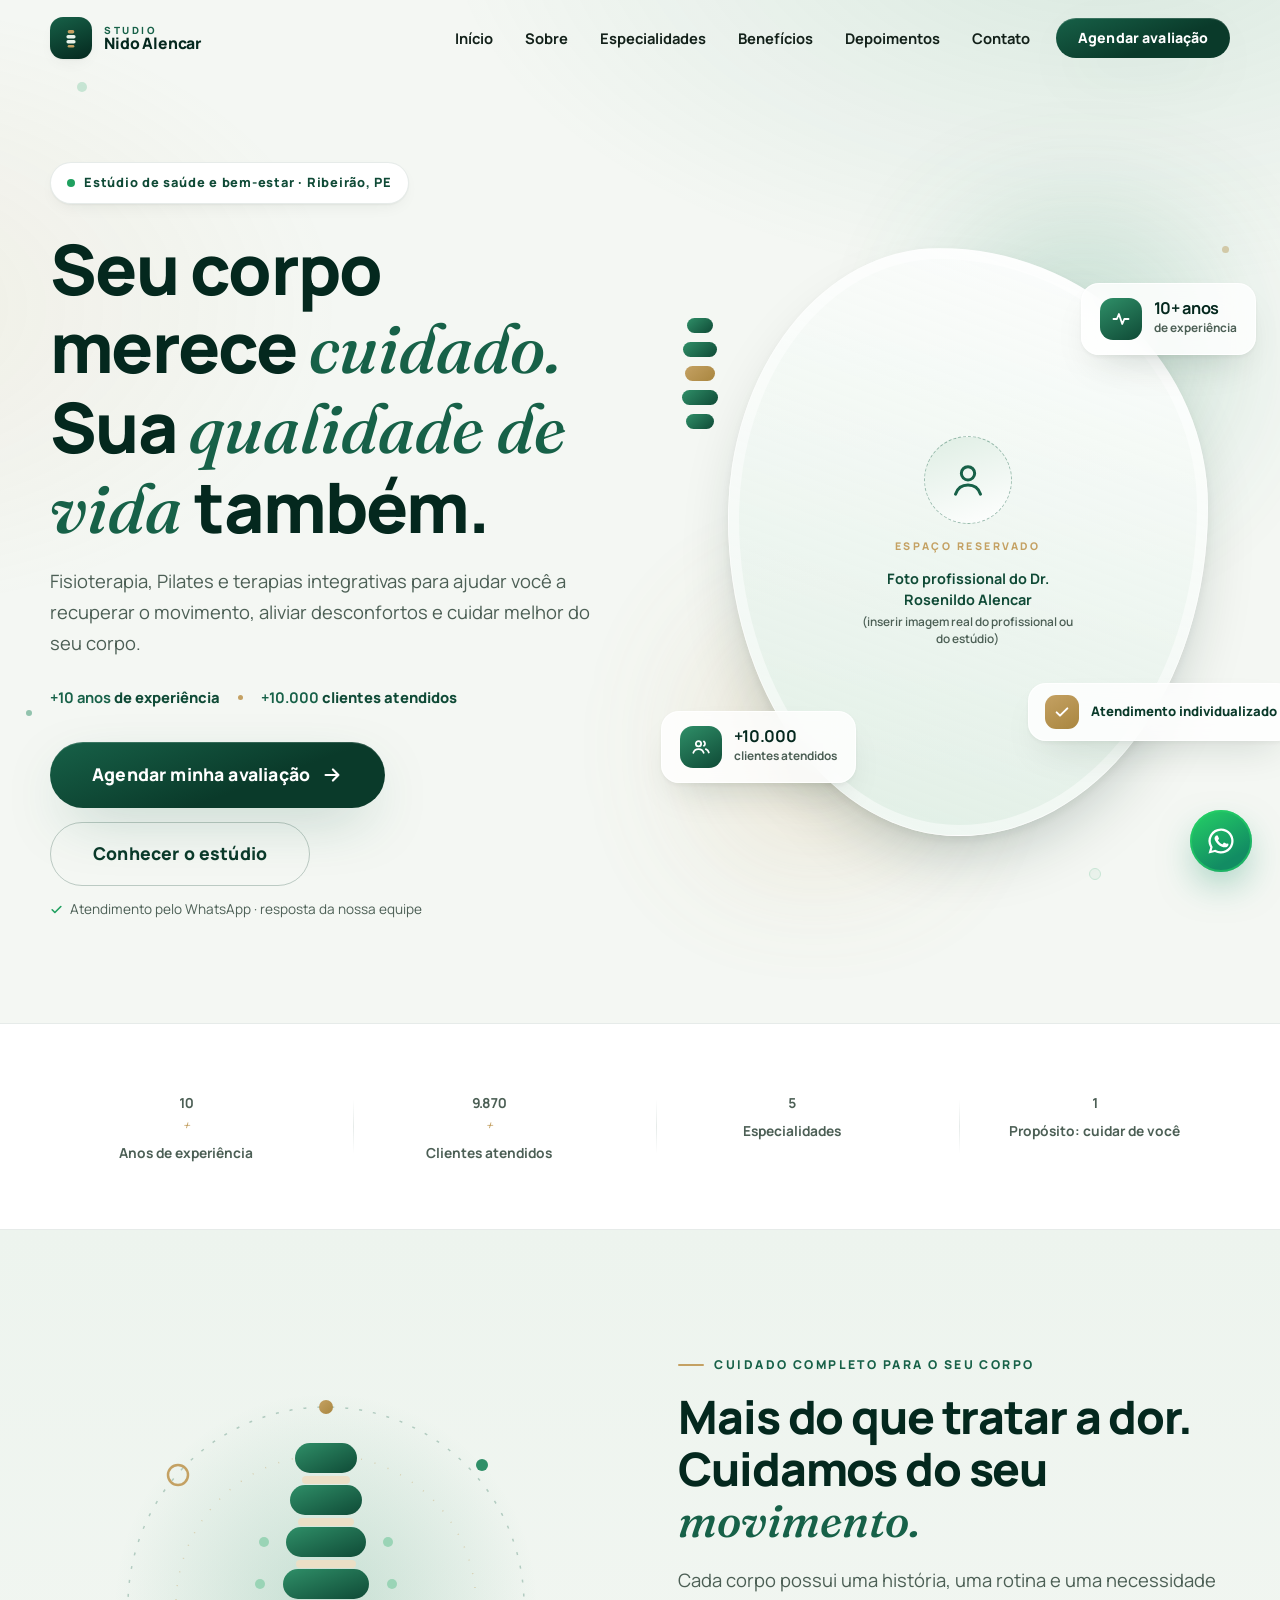
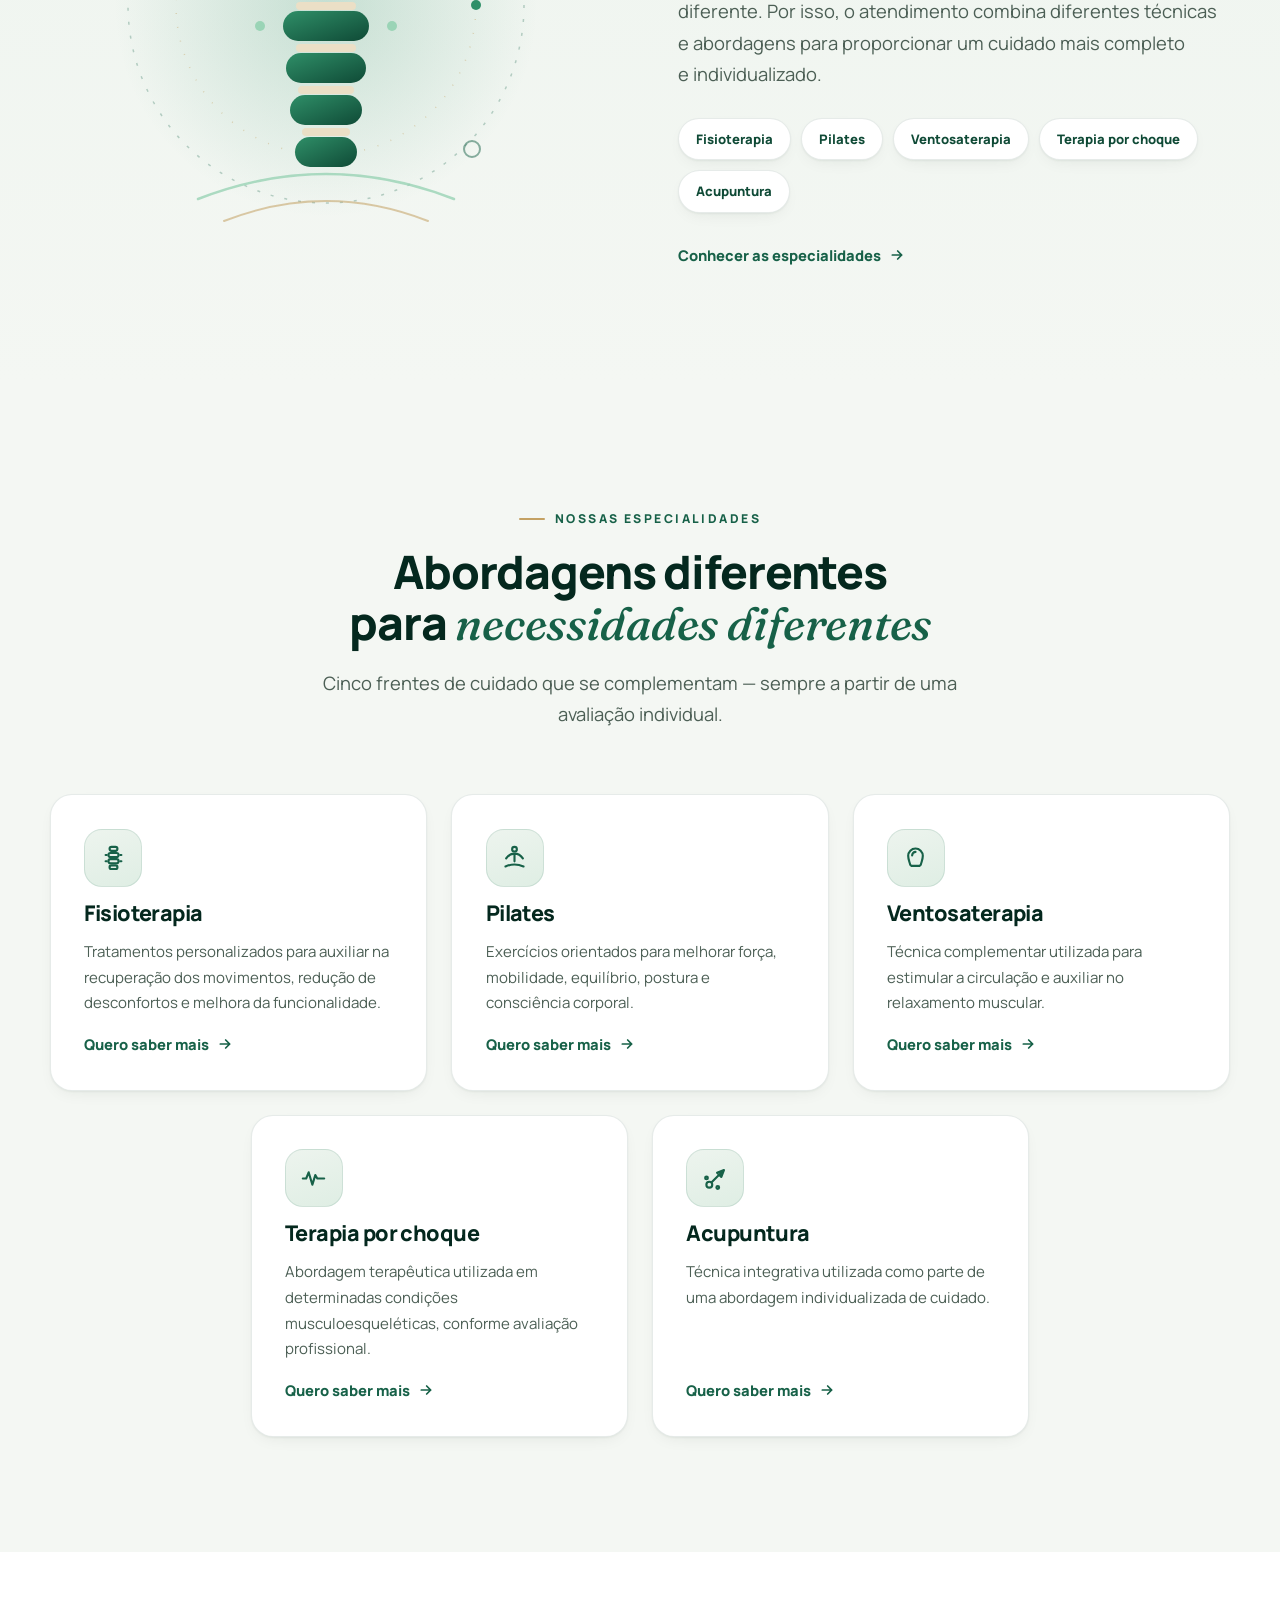
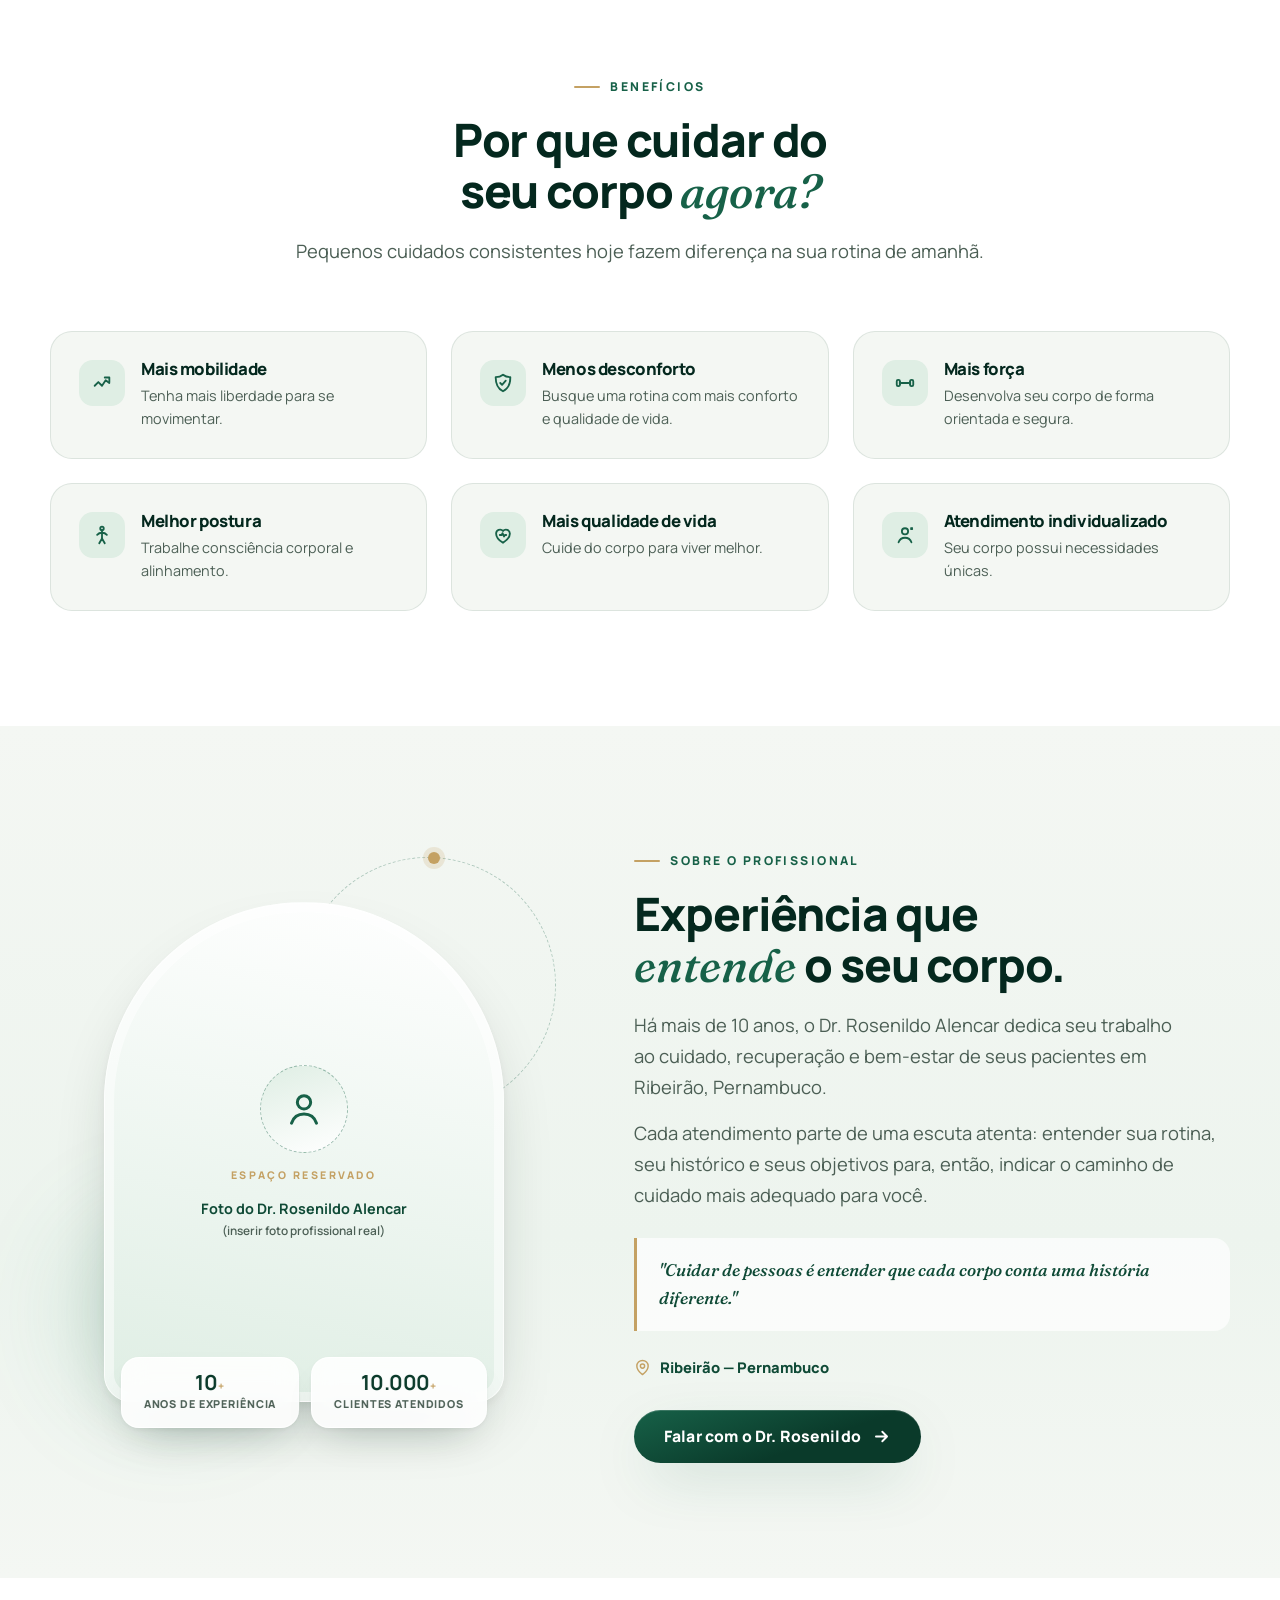
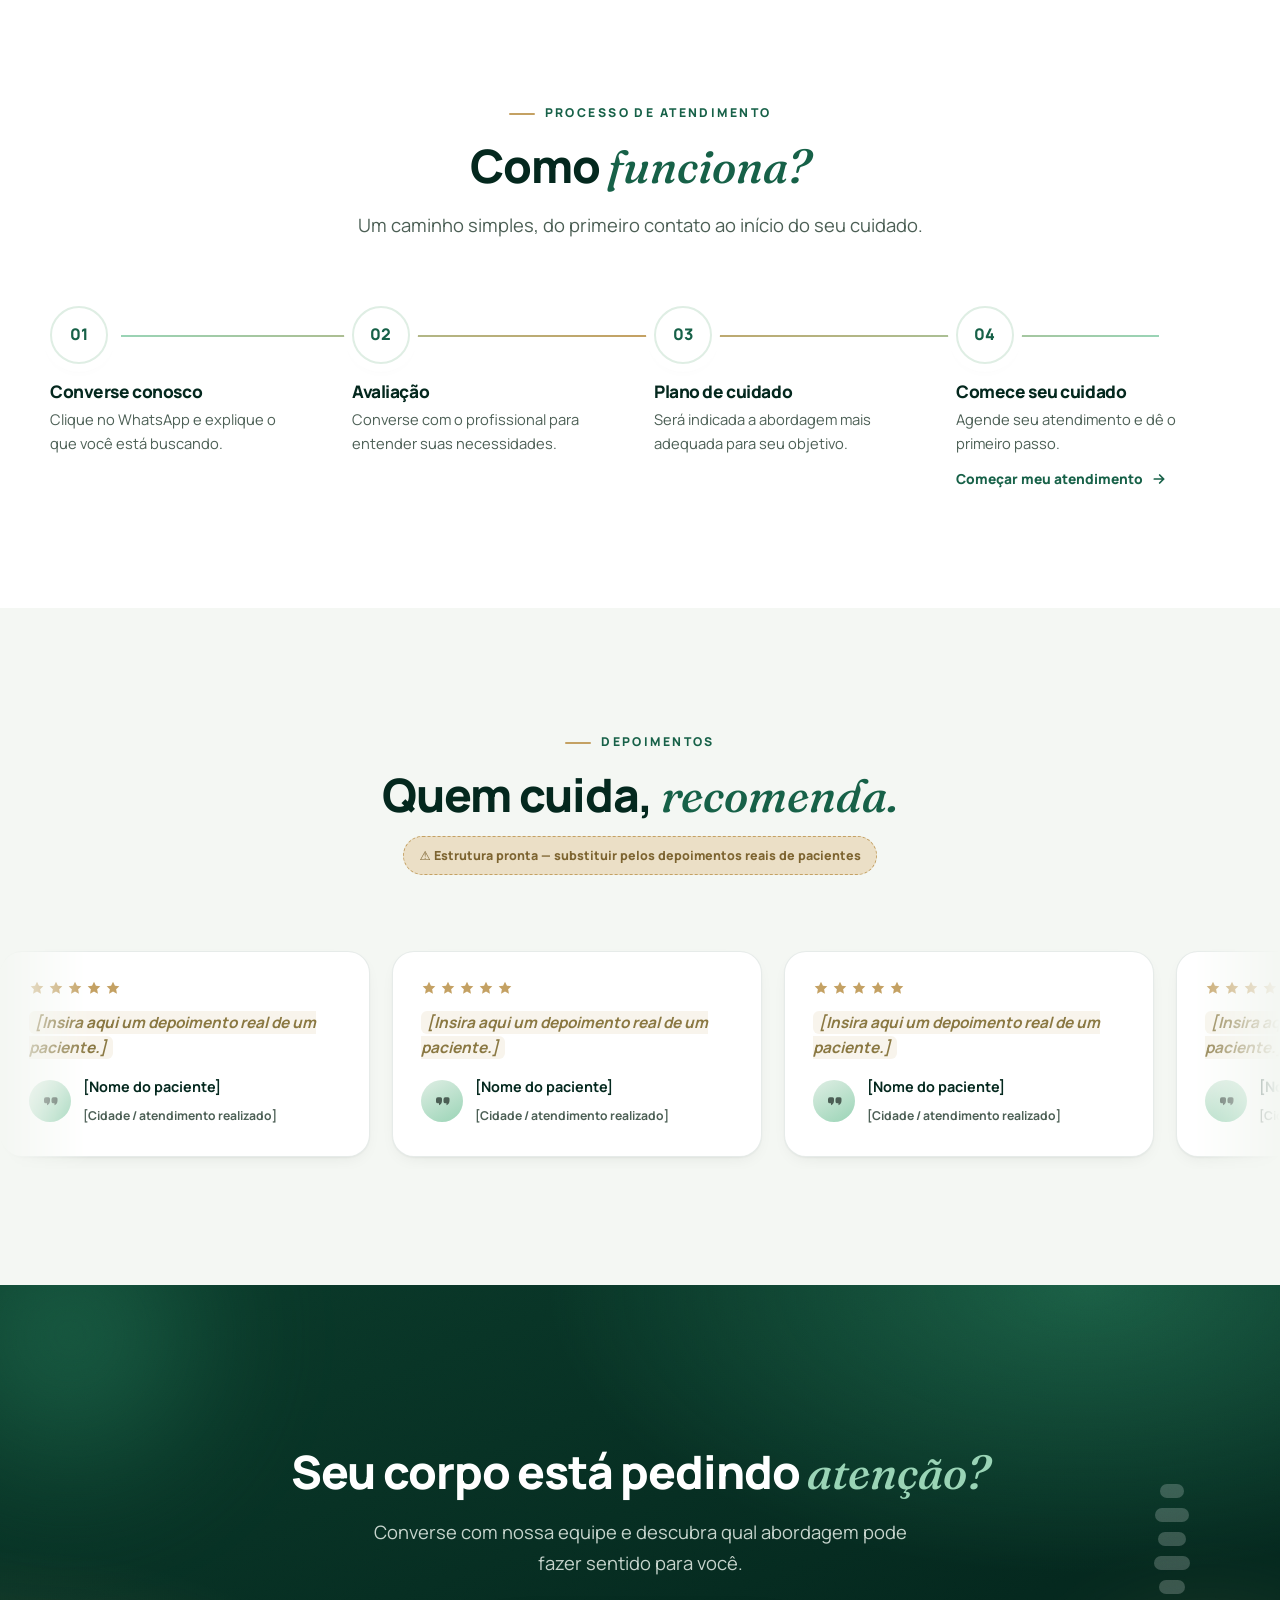
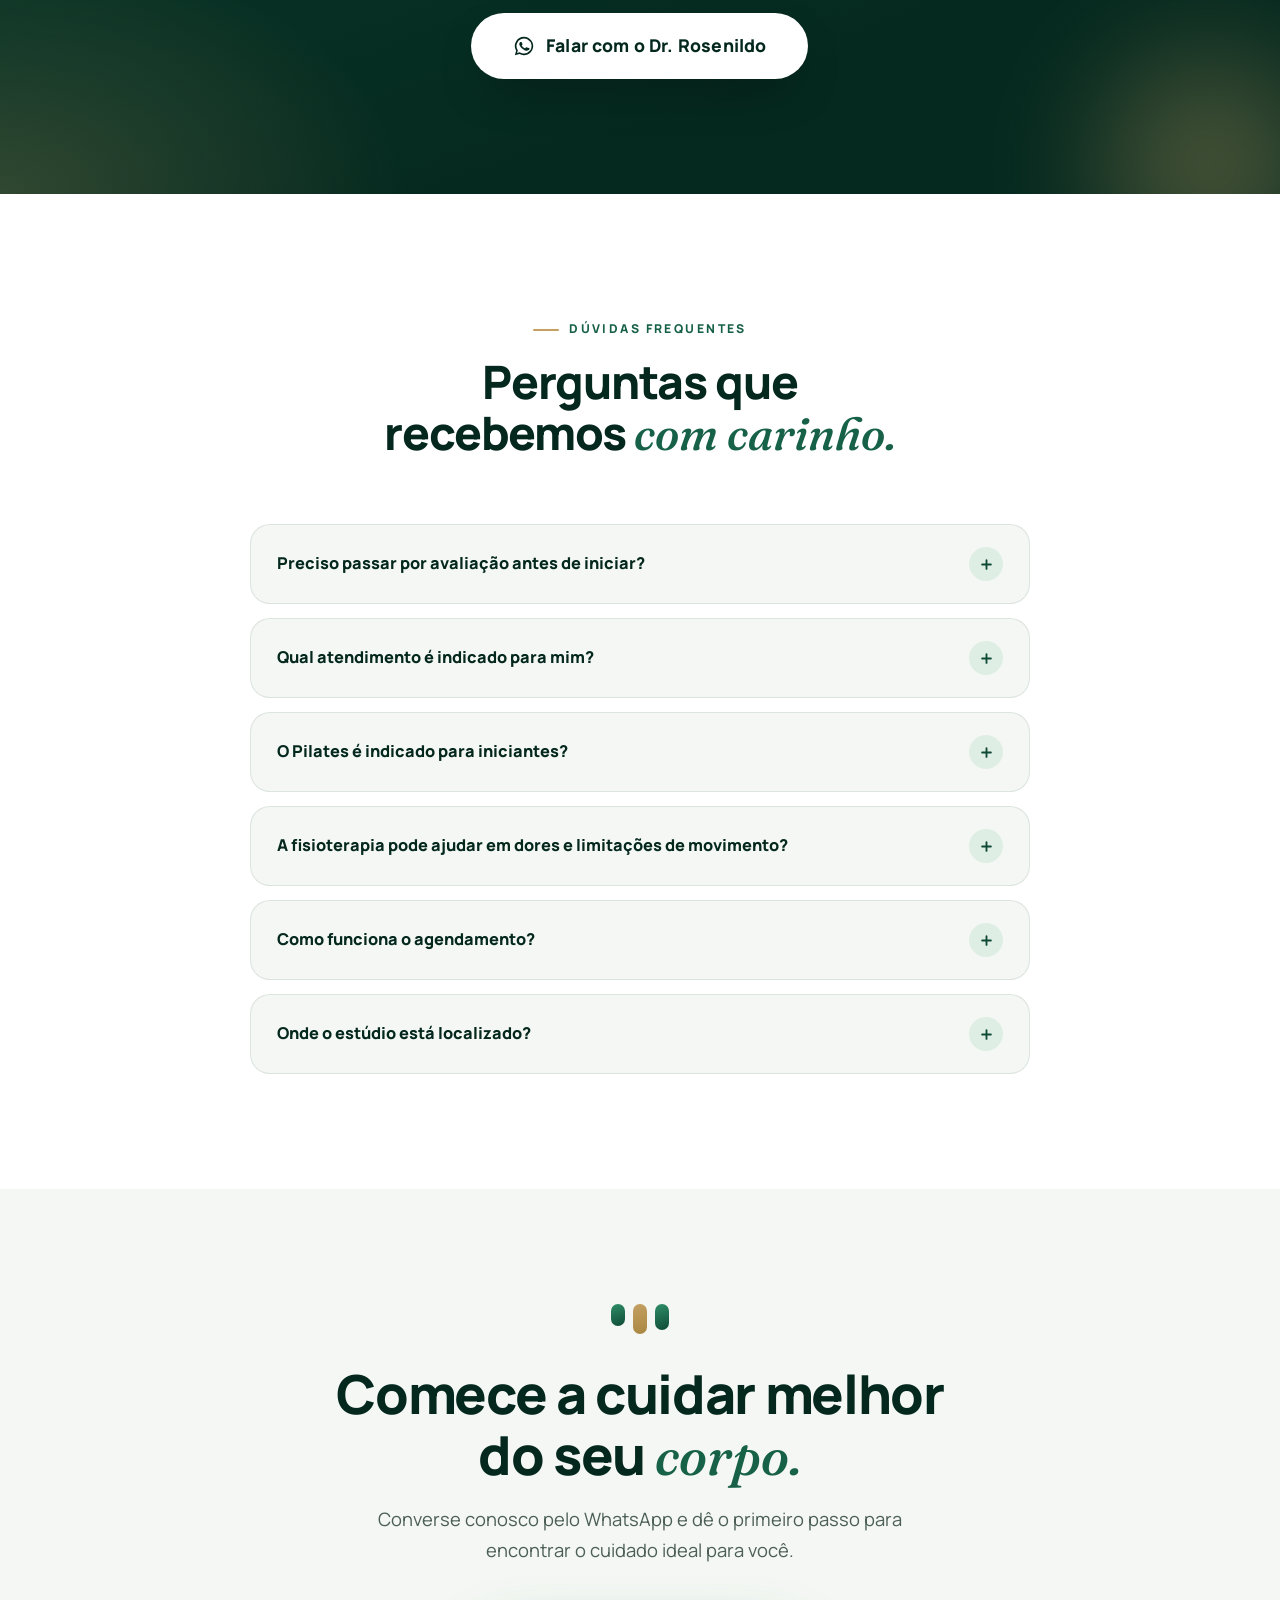
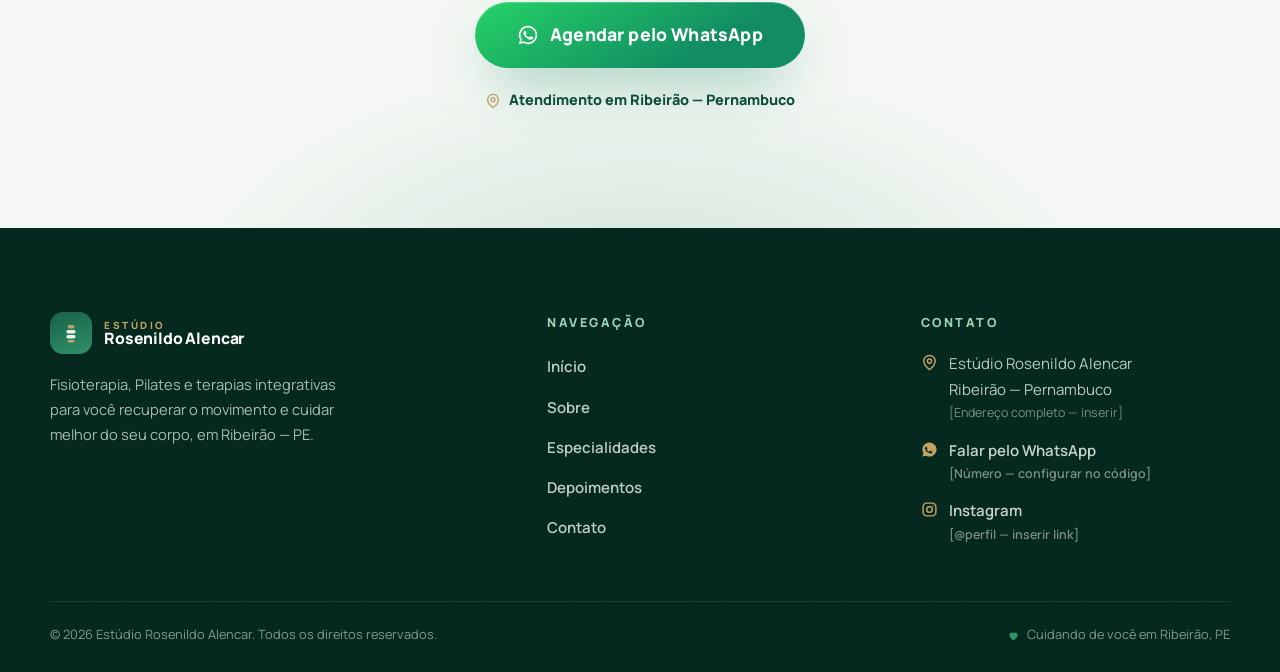
<file: site-estudio-rosenildo/index.html>
<!DOCTYPE html>
<html lang="pt-BR">
<head>
<meta charset="UTF-8">
<meta name="viewport" content="width=device-width, initial-scale=1.0">
<title>Estúdio Rosenildo Alencar | Fisioterapia, Pilates e Terapias em Ribeirão PE</title>
<meta name="description" content="Fisioterapia, Pilates, ventosaterapia, terapia por choque e acupuntura em Ribeirão, Pernambuco. Conheça o Estúdio Rosenildo Alencar e agende seu atendimento.">
<meta name="theme-color" content="#0A3A2A">

<!-- Open Graph -->
<meta property="og:type" content="website">
<meta property="og:locale" content="pt_BR">
<meta property="og:title" content="Estúdio Rosenildo Alencar | Fisioterapia, Pilates e Terapias em Ribeirão PE">
<meta property="og:description" content="Fisioterapia, Pilates, ventosaterapia, terapia por choque e acupuntura em Ribeirão, Pernambuco. +10 anos de experiência, +10.000 clientes atendidos.">
<!-- [PLACEHOLDER] Adicionar og:image com foto real do estúdio quando disponível:
<meta property="og:image" content="URL_DA_IMAGEM"> -->

<!-- Favicon (monograma verde com colunas — assinatura visual) -->
<link rel="icon" type="image/svg+xml" href="data:image/svg+xml,%3Csvg xmlns='http://www.w3.org/2000/svg' viewBox='0 0 64 64'%3E%3Crect width='64' height='64' rx='16' fill='%230A3A2A'/%3E%3Crect x='26' y='12' width='12' height='8' rx='4' fill='%23C4A163'/%3E%3Crect x='24' y='24' width='16' height='8' rx='4' fill='%23E9F4EC'/%3E%3Crect x='24' y='36' width='16' height='8' rx='4' fill='%23E9F4EC'/%3E%3Crect x='26' y='48' width='12' height='8' rx='4' fill='%23C4A163'/%3E%3C/svg%3E">

<!-- Fontes: Manrope (base) + Fraunces itálica (acentos editoriais) -->
<link rel="preconnect" href="https://fonts.googleapis.com">
<link rel="preconnect" href="https://fonts.gstatic.com" crossorigin>
<link href="https://fonts.googleapis.com/css2?family=Fraunces:ital,opsz,wght@1,9..144,500;1,9..144,600&family=Manrope:wght@400;500;600;700;800&display=swap" rel="stylesheet">

<!-- Schema.org — somente informações realmente fornecidas.
     [PLACEHOLDER] Adicionar "telephone", "streetAddress", "url" e "openingHours" quando confirmados. -->
<script type="application/ld+json">
{
  "@context": "https://schema.org",
  "@type": "HealthAndBeautyBusiness",
  "name": "Stúdio Nido Alencar",
  "description": "Fisioterapia, Pilates, ventosaterapia, terapia por choque e acupuntura em Ribeirão, Pernambuco.",
  "founder": { "@type": "Person", "name": "Stúdio Nido Alencar" },
  "address": {
    "@type": "PostalAddress",
    "addressLocality": "Ribeirão",
    "addressRegion": "PE",
    "addressCountry": "BR"
  },
  "knowsAbout": ["Fisioterapia", "Pilates", "Ventosaterapia", "Terapia por choque", "Acupuntura"]
}
</script>

<link rel="stylesheet" href="css/style.css">
<noscript><style>.reveal,.reveal-scale,.blur-reveal{opacity:1;transform:none;filter:none}.steps::before{transform:scaleX(1)}.t-viewport{overflow-x:auto}</style></noscript>
</head>
<body>
<a class="skip-link" href="#inicio">Pular para o conteúdo</a>

<!-- ============ HEADER ============ -->
<header class="header" id="topo">
  <div class="container">
    <a class="brand" href="#inicio" aria-label="STUDIO NIDO ALENCAR — voltar ao início">
      <span class="brand-mark" aria-hidden="true">
        <svg viewBox="0 0 24 24" fill="none"><rect x="8" y="2.5" width="8" height="4" rx="2" fill="#C4A163"/><rect x="6.5" y="8.5" width="11" height="4" rx="2" fill="#E9F4EC"/><rect x="6.5" y="14.5" width="11" height="4" rx="2" fill="#E9F4EC"/><rect x="8" y="20.5" width="8" height="3" rx="1.5" fill="#C4A163"/></svg>
      </span>
      <span class="brand-name">
        <small>STUDIO</small>
        <span>Nido Alencar</span>
      </span>
    </a>

    <nav class="nav" aria-label="Navegação principal">
      <a href="#inicio">Início</a>
      <a href="#sobre">Sobre</a>
      <a href="#especialidades">Especialidades</a>
      <a href="#beneficios">Benefícios</a>
      <a href="#depoimentos">Depoimentos</a>
      <a href="#contato">Contato</a>
      <button class="btn btn-primary header-cta" type="button" data-wa data-wa-msg="Olá! Vim pelo site do Stúdio Nido Alencar e gostaria de agendar uma avaliação." data-magnetic>
        Agendar avaliação
      </button>
    </nav>

    <button class="burger" type="button" aria-label="Abrir menu" aria-expanded="false" aria-controls="painelMenu">
      <span></span>
    </button>
  </div>
</header>

<!-- Menu mobile -->
<div class="nav-panel" id="painelMenu" aria-label="Menu">
  <a href="#inicio">Início <svg viewBox="0 0 24 24" fill="none" stroke="currentColor" stroke-width="2.4" stroke-linecap="round" stroke-linejoin="round"><path d="M9 6l6 6-6 6"/></svg></a>
  <a href="#sobre">Sobre <svg viewBox="0 0 24 24" fill="none" stroke="currentColor" stroke-width="2.4" stroke-linecap="round" stroke-linejoin="round"><path d="M9 6l6 6-6 6"/></svg></a>
  <a href="#especialidades">Especialidades <svg viewBox="0 0 24 24" fill="none" stroke="currentColor" stroke-width="2.4" stroke-linecap="round" stroke-linejoin="round"><path d="M9 6l6 6-6 6"/></svg></a>
  <a href="#beneficios">Benefícios <svg viewBox="0 0 24 24" fill="none" stroke="currentColor" stroke-width="2.4" stroke-linecap="round" stroke-linejoin="round"><path d="M9 6l6 6-6 6"/></svg></a>
  <a href="#depoimentos">Depoimentos <svg viewBox="0 0 24 24" fill="none" stroke="currentColor" stroke-width="2.4" stroke-linecap="round" stroke-linejoin="round"><path d="M9 6l6 6-6 6"/></svg></a>
  <a href="#contato">Contato <svg viewBox="0 0 24 24" fill="none" stroke="currentColor" stroke-width="2.4" stroke-linecap="round" stroke-linejoin="round"><path d="M9 6l6 6-6 6"/></svg></a>
  <button class="btn btn-wa" type="button" data-wa data-wa-msg="Olá! Vim pelo site do Estúdio Rosenildo Alencar e gostaria de agendar uma avaliação.">
    <svg viewBox="0 0 24 24" fill="currentColor"><path d="M12 2a10 10 0 0 0-8.6 15.1L2 22l5.1-1.3A10 10 0 1 0 12 2Zm0 18.2a8.2 8.2 0 0 1-4.2-1.1l-.3-.2-3 .8.8-3-.2-.3A8.2 8.2 0 1 1 12 20.2Zm4.5-6.1c-.2-.1-1.5-.7-1.7-.8-.2-.1-.4-.1-.6.1-.2.2-.7.8-.8 1-.1.2-.3.2-.5.1a6.7 6.7 0 0 1-3.3-2.9c-.2-.4.2-.4.7-1.3.1-.2 0-.4 0-.5l-.8-1.8c-.2-.5-.4-.4-.6-.4h-.5c-.2 0-.5.1-.7.3-.9.9-1.2 2.1-.4 3.6 1.2 2.4 3 4 5.4 5 1.6.7 2.6.6 3.4.4.7-.2 1.5-.7 1.7-1.4.2-.6.2-1.2.1-1.3-.1-.1-.2-.2-.4-.3Z"/></svg>
    Agendar avaliação
  </button>
  <p class="panel-local">
    <svg viewBox="0 0 24 24" fill="none" stroke="currentColor" stroke-width="2" stroke-linecap="round" stroke-linejoin="round"><path d="M20 10c0 6-8 12-8 12s-8-6-8-12a8 8 0 1 1 16 0Z"/><circle cx="12" cy="10" r="3"/></svg>
    Ribeirão — Pernambuco
  </p>
</div>

<main>
<!-- ============ HERO ============ -->
<section class="hero" id="inicio" aria-label="Apresentação">
  <span class="particle p1" aria-hidden="true"></span>
  <span class="particle p2" aria-hidden="true"></span>
  <span class="particle p3" aria-hidden="true"></span>
  <span class="particle p4" aria-hidden="true"></span>

  <div class="container hero-grid">
    <div class="hero-copy">
      <span class="hero-pill blur-reveal"><span class="dot" aria-hidden="true"></span> Estúdio de saúde e bem-estar · Ribeirão, PE</span>

      <h1 class="reveal" style="--d:.08s">
        Seu corpo merece <span class="accent-serif">cuidado.</span><br>
        Sua <span class="accent-serif">qualidade de vida</span> também.
      </h1>

      <p class="lead reveal" style="--d:.18s">
        Fisioterapia, Pilates e terapias integrativas para ajudar você a recuperar o movimento, aliviar desconfortos e cuidar melhor do seu corpo.
      </p>

      <div class="hero-authority reveal" style="--d:.26s">
        <span><strong>+10 anos</strong> de experiência</span>
        <span class="sep" aria-hidden="true"></span>
        <span><strong>+10.000</strong> clientes atendidos</span>
      </div>

      <div class="hero-ctas reveal" style="--d:.34s">
        <button class="btn btn-primary btn-xl" type="button" data-wa data-wa-msg="Olá! Vim pelo site do Estúdio Rosenildo Alencar e gostaria de saber mais sobre os atendimentos e agendar uma avaliação." data-magnetic>
          Agendar minha avaliação
          <svg viewBox="0 0 24 24" fill="none" stroke="currentColor" stroke-width="2.4" stroke-linecap="round" stroke-linejoin="round"><path d="M5 12h14M13 6l6 6-6 6"/></svg>
        </button>
        <a class="btn btn-ghost btn-xl" href="#cuidado" data-magnetic>Conhecer o estúdio</a>
      </div>

      <span class="btn-note reveal" style="--d:.42s">
        <svg viewBox="0 0 24 24" fill="none" stroke="currentColor" stroke-width="3" stroke-linecap="round" stroke-linejoin="round"><path d="M4 12.5l5 5L20 6.5"/></svg>
        Atendimento pelo WhatsApp · resposta da nossa equipe
      </span>
    </div>

    <div class="hero-visual reveal-scale" style="--d:.2s">
      <div class="hero-glow" aria-hidden="true" data-depth="14"></div>

      <div class="hero-spine" aria-hidden="true" data-depth="26">
        <i></i><i></i><i></i><i></i><i></i>
      </div>

      <div class="hero-frame">
        <!-- [PLACEHOLDER] Substituir este bloco por: <img src="CAMINHO_DA_FOTO" alt="Dr. Rosenildo Alencar no estúdio" style="width:100%;height:100%;object-fit:cover"> -->
        <div class="photo-placeholder">
          <span class="ph-icon" aria-hidden="true">
            <svg viewBox="0 0 24 24" fill="none" stroke="currentColor" stroke-width="1.8" stroke-linecap="round" stroke-linejoin="round"><circle cx="12" cy="8" r="4"/><path d="M4.5 20.5c1.2-3.6 4-5.5 7.5-5.5s6.3 1.9 7.5 5.5"/></svg>
          </span>
          <small>Espaço reservado</small>
          <p>Foto profissional do Dr. Rosenildo Alencar
            <em>(inserir imagem real do profissional ou do estúdio)</em>
          </p>
        </div>
      </div>

      <div class="float-card fc-exp" data-depth="34">
        <span class="fc-icon" aria-hidden="true">
          <svg viewBox="0 0 24 24" fill="none" stroke="currentColor" stroke-width="2.2" stroke-linecap="round" stroke-linejoin="round"><path d="M3 12h4l2.5-6 4 12 2.5-6h5"/></svg>
        </span>
        <span><b>10+ anos</b><span>de experiência</span></span>
      </div>

      <div class="float-card fc-clients" data-depth="30">
        <span class="fc-icon" aria-hidden="true">
          <svg viewBox="0 0 24 24" fill="none" stroke="currentColor" stroke-width="2.1" stroke-linecap="round" stroke-linejoin="round"><circle cx="9" cy="8" r="3.2"/><path d="M2.8 19c.9-3 3.3-4.6 6.2-4.6s5.3 1.6 6.2 4.6"/><path d="M15.5 5.4a3.2 3.2 0 0 1 0 5.2M17.8 14.6c1.8.6 3 1.9 3.6 4"/></svg>
        </span>
        <span><b>+10.000</b><span>clientes atendidos</span></span>
      </div>

      <div class="float-card fc-check" data-depth="22">
        <span class="fc-icon" aria-hidden="true">
          <svg viewBox="0 0 24 24" fill="none" stroke="currentColor" stroke-width="3" stroke-linecap="round" stroke-linejoin="round"><path d="M4 12.5l5 5L20 6.5"/></svg>
        </span>
        <span>Atendimento individualizado</span>
      </div>
    </div>
  </div>
</section>

<!-- ============ PROVA SOCIAL / NÚMEROS ============ -->
<section class="stats" aria-label="Números do estúdio">
  <div class="container stats-grid" data-stagger>
    <div class="stat reveal">
      <b><span class="count" data-count="10">0</span><span class="plus">+</span></b>
      <span>Anos de experiência</span>
    </div>
    <div class="stat reveal">
      <b><span class="count" data-count="10000">0</span><span class="plus">+</span></b>
      <span>Clientes atendidos</span>
    </div>
    <div class="stat reveal">
      <b><span class="count" data-count="5">0</span></b>
      <span>Especialidades</span>
    </div>
    <div class="stat reveal">
      <b><span class="count" data-count="1">0</span></b>
      <span>Propósito: cuidar de você</span>
    </div>
  </div>
</section>

<!-- ============ CUIDADO COMPLETO ============ -->
<section class="section care" id="cuidado" aria-label="Cuidado completo para o seu corpo">
  <div class="container care-grid">
    <div class="care-art reveal-scale" aria-hidden="true">
      <svg viewBox="0 0 440 520" role="img" aria-label="Composição abstrata de uma coluna vertebral com linhas de movimento">
        <defs>
          <linearGradient id="gSpine" x1="0" y1="0" x2="1" y2="1">
            <stop offset="0" stop-color="#2F8F68"/><stop offset="1" stop-color="#0F4A36"/>
          </linearGradient>
          <linearGradient id="gGold" x1="0" y1="0" x2="1" y2="1">
            <stop offset="0" stop-color="#C4A163"/><stop offset="1" stop-color="#A9863F"/>
          </linearGradient>
          <radialGradient id="gGlow" cx="50%" cy="50%" r="50%">
            <stop offset="0" stop-color="#2F8F68" stop-opacity=".22"/><stop offset="1" stop-color="#2F8F68" stop-opacity="0"/>
          </radialGradient>
        </defs>

        <circle cx="220" cy="258" r="212" fill="url(#gGlow)"/>

        <g class="orbit-slow">
          <circle cx="220" cy="258" r="198" fill="none" stroke="#176148" stroke-opacity=".28" stroke-width="1.5" stroke-dasharray="3 11"/>
          <circle cx="220" cy="60" r="7" fill="url(#gGold)"/>
        </g>
        <g class="orbit-fast">
          <circle cx="220" cy="258" r="150" fill="none" stroke="#C4A163" stroke-opacity=".4" stroke-width="1.5" stroke-dasharray="1 13"/>
          <circle cx="370" cy="258" r="5" fill="#2F8F68"/>
        </g>

        <g class="spine-group">
          <rect x="189" y="96"  width="62" height="30" rx="15" fill="url(#gSpine)"/>
          <rect x="196" y="129" width="48" height="8"  rx="4"  fill="#EBDFC6"/>
          <rect x="184" y="138" width="72" height="30" rx="15" fill="url(#gSpine)"/>
          <rect x="192" y="171" width="56" height="8"  rx="4"  fill="#EBDFC6"/>
          <rect x="180" y="180" width="80" height="30" rx="15" fill="url(#gSpine)"/>
          <rect x="190" y="213" width="60" height="8"  rx="4"  fill="#EBDFC6"/>
          <rect x="177" y="222" width="86" height="30" rx="15" fill="url(#gSpine)"/>
          <rect x="190" y="255" width="60" height="8"  rx="4"  fill="#EBDFC6"/>
          <rect x="177" y="264" width="86" height="30" rx="15" fill="url(#gSpine)"/>
          <rect x="190" y="297" width="60" height="8"  rx="4"  fill="#EBDFC6"/>
          <rect x="180" y="306" width="80" height="30" rx="15" fill="url(#gSpine)"/>
          <rect x="192" y="339" width="56" height="8"  rx="4"  fill="#EBDFC6"/>
          <rect x="184" y="348" width="72" height="30" rx="15" fill="url(#gSpine)"/>
          <rect x="196" y="381" width="48" height="8"  rx="4"  fill="#EBDFC6"/>
          <rect x="189" y="390" width="62" height="30" rx="15" fill="url(#gSpine)"/>

          <circle cx="158" cy="195" r="5" fill="#9AD4B6"/><circle cx="282" cy="195" r="5" fill="#9AD4B6"/>
          <circle cx="154" cy="237" r="5" fill="#9AD4B6"/><circle cx="286" cy="237" r="5" fill="#9AD4B6"/>
          <circle cx="154" cy="279" r="5" fill="#9AD4B6"/><circle cx="286" cy="279" r="5" fill="#9AD4B6"/>
        </g>

        <path d="M92 452 Q220 402 348 452" fill="none" stroke="#9AD4B6" stroke-width="2.5" stroke-linecap="round" stroke-opacity=".8"/>
        <path d="M118 474 Q220 434 322 474" fill="none" stroke="#C4A163" stroke-width="2" stroke-linecap="round" stroke-opacity=".55"/>

        <circle class="svg-float"    cx="72"  cy="128" r="10" fill="none" stroke="#C4A163" stroke-width="2.5"/>
        <circle class="svg-float d2" cx="376" cy="118" r="6"  fill="#2F8F68"/>
        <circle class="svg-float d3" cx="366" cy="402" r="8"  fill="none" stroke="#176148" stroke-opacity=".5" stroke-width="2"/>
      </svg>
    </div>

    <div class="care-copy">
      <div class="section-head left" style="margin-bottom:0">
        <span class="eyebrow reveal">Cuidado completo para o seu corpo</span>
        <h2 class="reveal" style="--d:.08s">Mais do que tratar a dor.<br>Cuidamos do seu <span class="accent-serif">movimento.</span></h2>
        <p class="lead reveal" style="--d:.16s">
          Cada corpo possui uma história, uma rotina e uma necessidade diferente. Por isso, o atendimento combina diferentes técnicas e abordagens para proporcionar um cuidado mais completo e individualizado.
        </p>
      </div>
      <ul class="care-tags reveal" style="--d:.24s" data-stagger>
        <li>Fisioterapia</li>
        <li>Pilates</li>
        <li>Ventosaterapia</li>
        <li>Terapia por choque</li>
        <li>Acupuntura</li>
      </ul>
      <a class="link-arrow reveal" style="--d:.32s" href="#especialidades">
        Conhecer as especialidades
        <svg viewBox="0 0 24 24" fill="none" stroke="currentColor" stroke-width="2.6" stroke-linecap="round" stroke-linejoin="round"><path d="M5 12h14M13 6l6 6-6 6"/></svg>
      </a>
    </div>
  </div>
</section>

<!-- ============ ESPECIALIDADES ============ -->
<section class="section" id="especialidades" aria-label="Nossas especialidades">
  <div class="container">
    <div class="section-head">
      <span class="eyebrow reveal">Nossas especialidades</span>
      <h2 class="reveal" style="--d:.08s">Abordagens diferentes para <span class="accent-serif">necessidades diferentes</span></h2>
      <p class="lead reveal" style="--d:.16s">Cinco frentes de cuidado que se complementam — sempre a partir de uma avaliação individual.</p>
    </div>

    <div class="spec-grid" data-stagger>
      <article class="spec-card reveal">
        <span class="spec-icon" aria-hidden="true">
          <svg viewBox="0 0 24 24" fill="none" stroke="currentColor" stroke-width="1.9" stroke-linecap="round" stroke-linejoin="round"><rect x="8.5" y="2.5" width="7" height="3.6" rx="1.8"/><rect x="7.5" y="8" width="9" height="3.6" rx="1.8"/><rect x="7.5" y="13.5" width="9" height="3.6" rx="1.8"/><rect x="8.5" y="19" width="7" height="3.2" rx="1.6"/><path d="M5 9.8h1M18 9.8h1M5 15.3h1M18 15.3h1"/></svg>
        </span>
        <h3>Fisioterapia</h3>
        <p>Tratamentos personalizados para auxiliar na recuperação dos movimentos, redução de desconfortos e melhora da funcionalidade.</p>
        <button class="link-arrow" type="button" data-wa data-wa-msg="Olá! Vim pelo site do Estúdio Rosenildo Alencar e gostaria de saber mais sobre Fisioterapia.">
          Quero saber mais
          <svg viewBox="0 0 24 24" fill="none" stroke="currentColor" stroke-width="2.6" stroke-linecap="round" stroke-linejoin="round"><path d="M5 12h14M13 6l6 6-6 6"/></svg>
        </button>
      </article>

      <article class="spec-card reveal">
        <span class="spec-icon" aria-hidden="true">
          <svg viewBox="0 0 24 24" fill="none" stroke="currentColor" stroke-width="1.9" stroke-linecap="round" stroke-linejoin="round"><circle cx="12" cy="4.6" r="2.1"/><path d="M4 20c2.6-1.2 5-1.8 8-1.8s5.4.6 8 1.8"/><path d="M12 8.6c-3 0-5.6 1.5-7.4 4.2M12 8.6c3 0 5.6 1.5 7.4 4.2M12 8.6v6.8"/></svg>
        </span>
        <h3>Pilates</h3>
        <p>Exercícios orientados para melhorar força, mobilidade, equilíbrio, postura e consciência corporal.</p>
        <button class="link-arrow" type="button" data-wa data-wa-msg="Olá! Vim pelo site do Estúdio Rosenildo Alencar e gostaria de saber mais sobre Pilates.">
          Quero saber mais
          <svg viewBox="0 0 24 24" fill="none" stroke="currentColor" stroke-width="2.6" stroke-linecap="round" stroke-linejoin="round"><path d="M5 12h14M13 6l6 6-6 6"/></svg>
        </button>
      </article>

      <article class="spec-card reveal">
        <span class="spec-icon" aria-hidden="true">
          <svg viewBox="0 0 24 24" fill="none" stroke="currentColor" stroke-width="1.9" stroke-linecap="round" stroke-linejoin="round"><path d="M5.5 10.5a6.5 6.5 0 0 1 13 0c0 3-1 5-1.6 7.2a2.4 2.4 0 0 1-2.3 1.8H9.4a2.4 2.4 0 0 1-2.3-1.8C6.5 15.5 5.5 13.5 5.5 10.5Z"/><path d="M9 10.2c0-1.8 1.3-3.2 3-3.2"/></svg>
        </span>
        <h3>Ventosaterapia</h3>
        <p>Técnica complementar utilizada para estimular a circulação e auxiliar no relaxamento muscular.</p>
        <button class="link-arrow" type="button" data-wa data-wa-msg="Olá! Vim pelo site do Estúdio Rosenildo Alencar e gostaria de saber mais sobre Ventosaterapia.">
          Quero saber mais
          <svg viewBox="0 0 24 24" fill="none" stroke="currentColor" stroke-width="2.6" stroke-linecap="round" stroke-linejoin="round"><path d="M5 12h14M13 6l6 6-6 6"/></svg>
        </button>
      </article>

      <article class="spec-card reveal">
        <span class="spec-icon" aria-hidden="true">
          <svg viewBox="0 0 24 24" fill="none" stroke="currentColor" stroke-width="1.9" stroke-linecap="round" stroke-linejoin="round"><path d="M2.5 12h3l2.2-5.5L11 17.5 13.6 9l1.8 3h6.1"/></svg>
        </span>
        <h3>Terapia por choque</h3>
        <p>Abordagem terapêutica utilizada em determinadas condições musculoesqueléticas, conforme avaliação profissional.</p>
        <button class="link-arrow" type="button" data-wa data-wa-msg="Olá! Vim pelo site do Estúdio Rosenildo Alencar e gostaria de saber mais sobre Terapia por choque.">
          Quero saber mais
          <svg viewBox="0 0 24 24" fill="none" stroke="currentColor" stroke-width="2.6" stroke-linecap="round" stroke-linejoin="round"><path d="M5 12h14M13 6l6 6-6 6"/></svg>
        </button>
      </article>

      <article class="spec-card reveal">
        <span class="spec-icon" aria-hidden="true">
          <svg viewBox="0 0 24 24" fill="none" stroke="currentColor" stroke-width="1.9" stroke-linecap="round" stroke-linejoin="round"><path d="M19.5 4.5 8.8 15.2M19.5 4.5l-2.3 6.1-3.8-3.8 6.1-2.3Z"/><circle cx="6.5" cy="17.5" r="2.6"/><circle cx="14" cy="20" r="1.2"/><circle cx="4" cy="11.5" r="1.2"/></svg>
        </span>
        <h3>Acupuntura</h3>
        <p>Técnica integrativa utilizada como parte de uma abordagem individualizada de cuidado.</p>
        <button class="link-arrow" type="button" data-wa data-wa-msg="Olá! Vim pelo site do Estúdio Rosenildo Alencar e gostaria de saber mais sobre Acupuntura.">
          Quero saber mais
          <svg viewBox="0 0 24 24" fill="none" stroke="currentColor" stroke-width="2.6" stroke-linecap="round" stroke-linejoin="round"><path d="M5 12h14M13 6l6 6-6 6"/></svg>
        </button>
      </article>
    </div>
  </div>
</section>

<!-- ============ BENEFÍCIOS ============ -->
<section class="section benefits" id="beneficios" aria-label="Benefícios">
  <div class="container">
    <div class="section-head">
      <span class="eyebrow reveal">Benefícios</span>
      <h2 class="reveal" style="--d:.08s">Por que cuidar do seu corpo <span class="accent-serif">agora?</span></h2>
      <p class="lead reveal" style="--d:.16s">Pequenos cuidados consistentes hoje fazem diferença na sua rotina de amanhã.</p>
    </div>

    <div class="benefit-grid" data-stagger>
      <article class="benefit reveal">
        <span class="benefit-icon" aria-hidden="true">
          <svg viewBox="0 0 24 24" fill="none" stroke="currentColor" stroke-width="2" stroke-linecap="round" stroke-linejoin="round"><path d="M4 15l4-4 4 4 4-6 4 3"/><path d="M15 6h5v5"/></svg>
        </span>
        <div><h3>Mais mobilidade</h3><p>Tenha mais liberdade para se movimentar.</p></div>
      </article>

      <article class="benefit reveal">
        <span class="benefit-icon" aria-hidden="true">
          <svg viewBox="0 0 24 24" fill="none" stroke="currentColor" stroke-width="2" stroke-linecap="round" stroke-linejoin="round"><path d="M12 3c2.5 2 6 2.6 8 2.6 0 8-3.2 13-8 15.4C7.2 18.6 4 13.6 4 5.6 6 5.6 9.5 5 12 3Z"/><path d="M9 12l2 2 4-4.5"/></svg>
        </span>
        <div><h3>Menos desconforto</h3><p>Busque uma rotina com mais conforto e qualidade de vida.</p></div>
      </article>

      <article class="benefit reveal">
        <span class="benefit-icon" aria-hidden="true">
          <svg viewBox="0 0 24 24" fill="none" stroke="currentColor" stroke-width="2" stroke-linecap="round" stroke-linejoin="round"><path d="M8 12h8"/><rect x="3" y="8.6" width="3.4" height="6.8" rx="1.4"/><rect x="17.6" y="8.6" width="3.4" height="6.8" rx="1.4"/><path d="M6.4 10.4v3.2M17.6 10.4v3.2"/></svg>
        </span>
        <div><h3>Mais força</h3><p>Desenvolva seu corpo de forma orientada e segura.</p></div>
      </article>

      <article class="benefit reveal">
        <span class="benefit-icon" aria-hidden="true">
          <svg viewBox="0 0 24 24" fill="none" stroke="currentColor" stroke-width="2" stroke-linecap="round" stroke-linejoin="round"><circle cx="12" cy="4.8" r="1.9"/><path d="M12 6.7v9.1"/><path d="M12 9.5c-2.2 0-4 .8-5.3 2.3M12 9.5c2.2 0 4 .8 5.3 2.3"/><path d="M9 21l3-5.2L15 21"/></svg>
        </span>
        <div><h3>Melhor postura</h3><p>Trabalhe consciência corporal e alinhamento.</p></div>
      </article>

      <article class="benefit reveal">
        <span class="benefit-icon" aria-hidden="true">
          <svg viewBox="0 0 24 24" fill="none" stroke="currentColor" stroke-width="2" stroke-linecap="round" stroke-linejoin="round"><path d="M12 20.5s-7.5-4.7-7.5-10A4.3 4.3 0 0 1 12 7.6a4.3 4.3 0 0 1 7.5 2.9c0 5.3-7.5 10-7.5 10Z"/><path d="M8.5 12h2l1-2 1.6 3.6 1-1.6h1.4"/></svg>
        </span>
        <div><h3>Mais qualidade de vida</h3><p>Cuide do corpo para viver melhor.</p></div>
      </article>

      <article class="benefit reveal">
        <span class="benefit-icon" aria-hidden="true">
          <svg viewBox="0 0 24 24" fill="none" stroke="currentColor" stroke-width="2" stroke-linecap="round" stroke-linejoin="round"><circle cx="12" cy="8" r="3.4"/><path d="M5 20c1.1-3.3 3.7-5 7-5s5.9 1.7 7 5"/><path d="M18.6 4.4l1.2 1.2M19.8 4.4l-1.2 1.2"/></svg>
        </span>
        <div><h3>Atendimento individualizado</h3><p>Seu corpo possui necessidades únicas.</p></div>
      </article>
    </div>
  </div>
</section>

<!-- ============ SOBRE O DR. ROSENILDO ============ -->
<section class="section about" id="sobre" aria-label="Sobre o Dr. Rosenildo Alencar">
  <div class="container about-grid">
    <div class="about-visual reveal-scale">
      <span class="about-ring" aria-hidden="true"></span>
      <span class="about-blob" aria-hidden="true"></span>

      <div class="about-frame">
        <!-- [PLACEHOLDER] Substituir este bloco por: <img src="CAMINHO_DA_FOTO" alt="Dr. Rosenildo Alencar" style="width:100%;height:100%;object-fit:cover"> -->
        <div class="photo-placeholder">
          <span class="ph-icon" aria-hidden="true">
            <svg viewBox="0 0 24 24" fill="none" stroke="currentColor" stroke-width="1.8" stroke-linecap="round" stroke-linejoin="round"><circle cx="12" cy="8" r="4"/><path d="M4.5 20.5c1.2-3.6 4-5.5 7.5-5.5s6.3 1.9 7.5 5.5"/></svg>
          </span>
          <small>Espaço reservado</small>
          <p>Foto do Dr. Rosenildo Alencar
            <em>(inserir foto profissional real)</em>
          </p>
        </div>
      </div>

      <div class="about-chips" data-stagger>
        <div class="chip reveal"><b>10<span class="plus">+</span></b><span>anos de experiência</span></div>
        <div class="chip reveal"><b>10.000<span class="plus">+</span></b><span>clientes atendidos</span></div>
      </div>
    </div>

    <div class="about-copy">
      <span class="eyebrow reveal">Sobre o profissional</span>
      <h2 class="reveal" style="--d:.08s">Experiência que <span class="accent-serif">entende</span> o seu corpo.</h2>
      <p class="lead reveal" style="--d:.16s">
        Há mais de 10 anos, o Dr. Rosenildo Alencar dedica seu trabalho ao cuidado, recuperação e bem-estar de seus pacientes em Ribeirão, Pernambuco.
      </p>
      <p class="lead reveal" style="--d:.22s;margin-top:14px">
        Cada atendimento parte de uma escuta atenta: entender sua rotina, seu histórico e seus objetivos para, então, indicar o caminho de cuidado mais adequado para você.
      </p>

      <blockquote class="about-quote reveal" style="--d:.3s">
        "Cuidar de pessoas é entender que cada corpo conta uma história diferente."
      </blockquote>

      <p class="location-line reveal" style="--d:.36s">
        <svg viewBox="0 0 24 24" fill="none" stroke="currentColor" stroke-width="2" stroke-linecap="round" stroke-linejoin="round"><path d="M20 10c0 6-8 12-8 12s-8-6-8-12a8 8 0 1 1 16 0Z"/><circle cx="12" cy="10" r="3"/></svg>
        Ribeirão — Pernambuco
      </p>

      <button class="btn btn-primary reveal" style="--d:.42s" type="button" data-wa data-wa-msg="Olá! Vim pelo site e gostaria de conversar com o Dr. Rosenildo Alencar sobre um atendimento." data-magnetic>
        Falar com o Dr. Rosenildo
        <svg viewBox="0 0 24 24" fill="none" stroke="currentColor" stroke-width="2.4" stroke-linecap="round" stroke-linejoin="round"><path d="M5 12h14M13 6l6 6-6 6"/></svg>
      </button>
    </div>
  </div>
</section>

<!-- ============ COMO FUNCIONA ============ -->
<section class="section process" aria-label="Como funciona o atendimento">
  <div class="container">
    <div class="section-head">
      <span class="eyebrow reveal">Processo de atendimento</span>
      <h2 class="reveal" style="--d:.08s">Como <span class="accent-serif">funciona?</span></h2>
      <p class="lead reveal" style="--d:.16s">Um caminho simples, do primeiro contato ao início do seu cuidado.</p>
    </div>

    <div class="steps" data-stagger>
      <div class="step reveal">
        <span class="step-num">01</span>
        <h3>Converse conosco</h3>
        <p>Clique no WhatsApp e explique o que você está buscando.</p>
      </div>
      <div class="step reveal">
        <span class="step-num">02</span>
        <h3>Avaliação</h3>
        <p>Converse com o profissional para entender suas necessidades.</p>
      </div>
      <div class="step reveal">
        <span class="step-num">03</span>
        <h3>Plano de cuidado</h3>
        <p>Será indicada a abordagem mais adequada para seu objetivo.</p>
      </div>
      <div class="step reveal">
        <span class="step-num">04</span>
        <h3>Comece seu cuidado</h3>
        <p>Agende seu atendimento e dê o primeiro passo.</p>
        <button class="link-arrow" type="button" data-wa data-wa-msg="Olá! Vim pelo site do Estúdio Rosenildo Alencar e quero começar meu atendimento.">
          Começar meu atendimento
          <svg viewBox="0 0 24 24" fill="none" stroke="currentColor" stroke-width="2.6" stroke-linecap="round" stroke-linejoin="round"><path d="M5 12h14M13 6l6 6-6 6"/></svg>
        </button>
      </div>
    </div>
  </div>
</section>

<!-- ============ DEPOIMENTOS ============ -->
<section class="section testimonials" id="depoimentos" aria-label="Depoimentos">
  <div class="container">
    <div class="section-head">
      <span class="eyebrow reveal">Depoimentos</span>
      <h2 class="reveal" style="--d:.08s">Quem cuida, <span class="accent-serif">recomenda.</span></h2>
      <!-- [PLACEHOLDER] Remover o aviso abaixo quando os depoimentos reais forem inseridos -->
      <span class="t-note reveal" style="--d:.16s">⚠ Estrutura pronta — substituir pelos depoimentos reais de pacientes</span>
    </div>
  </div>

  <div class="t-viewport reveal" style="--d:.2s">
    <div class="t-track" id="tTrack">
      <article class="t-card">
        <div class="t-stars" aria-label="5 estrelas">
          <svg viewBox="0 0 24 24" fill="currentColor"><path d="M12 2.5l2.9 6 6.6.9-4.8 4.6 1.2 6.5L12 17.4 6.1 20.5l1.2-6.5L2.5 9.4l6.6-.9 2.9-6Z"/></svg><svg viewBox="0 0 24 24" fill="currentColor"><path d="M12 2.5l2.9 6 6.6.9-4.8 4.6 1.2 6.5L12 17.4 6.1 20.5l1.2-6.5L2.5 9.4l6.6-.9 2.9-6Z"/></svg><svg viewBox="0 0 24 24" fill="currentColor"><path d="M12 2.5l2.9 6 6.6.9-4.8 4.6 1.2 6.5L12 17.4 6.1 20.5l1.2-6.5L2.5 9.4l6.6-.9 2.9-6Z"/></svg><svg viewBox="0 0 24 24" fill="currentColor"><path d="M12 2.5l2.9 6 6.6.9-4.8 4.6 1.2 6.5L12 17.4 6.1 20.5l1.2-6.5L2.5 9.4l6.6-.9 2.9-6Z"/></svg><svg viewBox="0 0 24 24" fill="currentColor"><path d="M12 2.5l2.9 6 6.6.9-4.8 4.6 1.2 6.5L12 17.4 6.1 20.5l1.2-6.5L2.5 9.4l6.6-.9 2.9-6Z"/></svg>
        </div>
        <blockquote><span class="t-ph">[Insira aqui um depoimento real de um paciente.]</span></blockquote>
        <div class="t-who">
          <span class="t-avatar" aria-hidden="true"><svg viewBox="0 0 24 24" fill="currentColor"><path d="M10 7H6.5A2.5 2.5 0 0 0 4 9.5v3A2.5 2.5 0 0 0 6.5 15H8v2.5c2.6-1 4-3 4-6V9a2 2 0 0 0-2-2Zm10 0h-3.5A2.5 2.5 0 0 0 14 9.5v3a2.5 2.5 0 0 0 2.5 2.5H18v2.5c2.6-1 4-3 4-6V9a2 2 0 0 0-2-2Z"/></svg></span>
          <div><b>[Nome do paciente]</b><span>[Cidade / atendimento realizado]</span></div>
        </div>
      </article>

      <article class="t-card">
        <div class="t-stars" aria-label="5 estrelas">
          <svg viewBox="0 0 24 24" fill="currentColor"><path d="M12 2.5l2.9 6 6.6.9-4.8 4.6 1.2 6.5L12 17.4 6.1 20.5l1.2-6.5L2.5 9.4l6.6-.9 2.9-6Z"/></svg><svg viewBox="0 0 24 24" fill="currentColor"><path d="M12 2.5l2.9 6 6.6.9-4.8 4.6 1.2 6.5L12 17.4 6.1 20.5l1.2-6.5L2.5 9.4l6.6-.9 2.9-6Z"/></svg><svg viewBox="0 0 24 24" fill="currentColor"><path d="M12 2.5l2.9 6 6.6.9-4.8 4.6 1.2 6.5L12 17.4 6.1 20.5l1.2-6.5L2.5 9.4l6.6-.9 2.9-6Z"/></svg><svg viewBox="0 0 24 24" fill="currentColor"><path d="M12 2.5l2.9 6 6.6.9-4.8 4.6 1.2 6.5L12 17.4 6.1 20.5l1.2-6.5L2.5 9.4l6.6-.9 2.9-6Z"/></svg><svg viewBox="0 0 24 24" fill="currentColor"><path d="M12 2.5l2.9 6 6.6.9-4.8 4.6 1.2 6.5L12 17.4 6.1 20.5l1.2-6.5L2.5 9.4l6.6-.9 2.9-6Z"/></svg>
        </div>
        <blockquote><span class="t-ph">[Insira aqui um depoimento real de um paciente.]</span></blockquote>
        <div class="t-who">
          <span class="t-avatar" aria-hidden="true"><svg viewBox="0 0 24 24" fill="currentColor"><path d="M10 7H6.5A2.5 2.5 0 0 0 4 9.5v3A2.5 2.5 0 0 0 6.5 15H8v2.5c2.6-1 4-3 4-6V9a2 2 0 0 0-2-2Zm10 0h-3.5A2.5 2.5 0 0 0 14 9.5v3a2.5 2.5 0 0 0 2.5 2.5H18v2.5c2.6-1 4-3 4-6V9a2 2 0 0 0-2-2Z"/></svg></span>
          <div><b>[Nome do paciente]</b><span>[Cidade / atendimento realizado]</span></div>
        </div>
      </article>

      <article class="t-card">
        <div class="t-stars" aria-label="5 estrelas">
          <svg viewBox="0 0 24 24" fill="currentColor"><path d="M12 2.5l2.9 6 6.6.9-4.8 4.6 1.2 6.5L12 17.4 6.1 20.5l1.2-6.5L2.5 9.4l6.6-.9 2.9-6Z"/></svg><svg viewBox="0 0 24 24" fill="currentColor"><path d="M12 2.5l2.9 6 6.6.9-4.8 4.6 1.2 6.5L12 17.4 6.1 20.5l1.2-6.5L2.5 9.4l6.6-.9 2.9-6Z"/></svg><svg viewBox="0 0 24 24" fill="currentColor"><path d="M12 2.5l2.9 6 6.6.9-4.8 4.6 1.2 6.5L12 17.4 6.1 20.5l1.2-6.5L2.5 9.4l6.6-.9 2.9-6Z"/></svg><svg viewBox="0 0 24 24" fill="currentColor"><path d="M12 2.5l2.9 6 6.6.9-4.8 4.6 1.2 6.5L12 17.4 6.1 20.5l1.2-6.5L2.5 9.4l6.6-.9 2.9-6Z"/></svg><svg viewBox="0 0 24 24" fill="currentColor"><path d="M12 2.5l2.9 6 6.6.9-4.8 4.6 1.2 6.5L12 17.4 6.1 20.5l1.2-6.5L2.5 9.4l6.6-.9 2.9-6Z"/></svg>
        </div>
        <blockquote><span class="t-ph">[Insira aqui um depoimento real de um paciente.]</span></blockquote>
        <div class="t-who">
          <span class="t-avatar" aria-hidden="true"><svg viewBox="0 0 24 24" fill="currentColor"><path d="M10 7H6.5A2.5 2.5 0 0 0 4 9.5v3A2.5 2.5 0 0 0 6.5 15H8v2.5c2.6-1 4-3 4-6V9a2 2 0 0 0-2-2Zm10 0h-3.5A2.5 2.5 0 0 0 14 9.5v3a2.5 2.5 0 0 0 2.5 2.5H18v2.5c2.6-1 4-3 4-6V9a2 2 0 0 0-2-2Z"/></svg></span>
          <div><b>[Nome do paciente]</b><span>[Cidade / atendimento realizado]</span></div>
        </div>
      </article>
    </div>
  </div>
</section>

<!-- ============ CTA INTERMEDIÁRIO ============ -->
<section class="section cta-band grain" aria-label="Fale com o estúdio">
  <span class="band-blob b1" aria-hidden="true"></span>
  <span class="band-blob b2" aria-hidden="true"></span>
  <span class="band-spine" aria-hidden="true"><i></i><i></i><i></i><i></i><i></i></span>

  <div class="container on-dark">
    <span class="eyebrow reveal">Um primeiro passo simples</span>
    <h2 class="reveal" style="--d:.08s">Seu corpo está pedindo <span class="accent-serif">atenção?</span></h2>
    <p class="lead reveal" style="--d:.16s">Converse com nossa equipe e descubra qual abordagem pode fazer sentido para você.</p>
    <button class="btn btn-light btn-xl reveal" style="--d:.24s" type="button" data-wa data-wa-msg="Olá! Vim pelo site e gostaria de conversar com o Dr. Rosenildo Alencar." data-magnetic>
      <svg viewBox="0 0 24 24" fill="currentColor"><path d="M12 2a10 10 0 0 0-8.6 15.1L2 22l5.1-1.3A10 10 0 1 0 12 2Zm0 18.2a8.2 8.2 0 0 1-4.2-1.1l-.3-.2-3 .8.8-3-.2-.3A8.2 8.2 0 1 1 12 20.2Zm4.5-6.1c-.2-.1-1.5-.7-1.7-.8-.2-.1-.4-.1-.6.1-.2.2-.7.8-.8 1-.1.2-.3.2-.5.1a6.7 6.7 0 0 1-3.3-2.9c-.2-.4.2-.4.7-1.3.1-.2 0-.4 0-.5l-.8-1.8c-.2-.5-.4-.4-.6-.4h-.5c-.2 0-.5.1-.7.3-.9.9-1.2 2.1-.4 3.6 1.2 2.4 3 4 5.4 5 1.6.7 2.6.6 3.4.4.7-.2 1.5-.7 1.7-1.4.2-.6.2-1.2.1-1.3-.1-.1-.2-.2-.4-.3Z"/></svg>
      Falar com o Dr. Rosenildo
    </button>
  </div>
</section>

<!-- ============ FAQ ============ -->
<section class="section faq" aria-label="Perguntas frequentes">
  <div class="container">
    <div class="section-head">
      <span class="eyebrow reveal">Dúvidas frequentes</span>
      <h2 class="reveal" style="--d:.08s">Perguntas que recebemos <span class="accent-serif">com carinho.</span></h2>
    </div>

    <div class="faq-list" data-stagger>
      <div class="faq-item reveal">
        <button class="faq-q" type="button" aria-expanded="false">
          Preciso passar por avaliação antes de iniciar?
          <span class="faq-icon" aria-hidden="true"><svg viewBox="0 0 24 24" fill="none" stroke="currentColor" stroke-width="3" stroke-linecap="round"><path d="M12 5v14M5 12h14"/></svg></span>
        </button>
        <div class="faq-a"><div><p>Sim. A avaliação inicial é o momento de entender seu histórico, sua rotina e suas necessidades. É a partir dela que o profissional indica a abordagem mais adequada para o seu caso.</p></div></div>
      </div>

      <div class="faq-item reveal">
        <button class="faq-q" type="button" aria-expanded="false">
          Qual atendimento é indicado para mim?
          <span class="faq-icon" aria-hidden="true"><svg viewBox="0 0 24 24" fill="none" stroke="currentColor" stroke-width="3" stroke-linecap="round"><path d="M12 5v14M5 12h14"/></svg></span>
        </button>
        <div class="faq-a"><div><p>Depende de cada pessoa. Como cada corpo tem uma necessidade diferente, a indicação é feita de forma individualizada, após conversa e avaliação. Fale conosco pelo WhatsApp e conte o que você está buscando — a partir daí orientamos os próximos passos.</p></div></div>
      </div>

      <div class="faq-item reveal">
        <button class="faq-q" type="button" aria-expanded="false">
          O Pilates é indicado para iniciantes?
          <span class="faq-icon" aria-hidden="true"><svg viewBox="0 0 24 24" fill="none" stroke="currentColor" stroke-width="3" stroke-linecap="round"><path d="M12 5v14M5 12h14"/></svg></span>
        </button>
        <div class="faq-a"><div><p>Sim. Os exercícios são orientados e progressivos, respeitando a condição e o ritmo de cada pessoa — inclusive de quem nunca praticou nenhuma atividade.</p></div></div>
      </div>

      <div class="faq-item reveal">
        <button class="faq-q" type="button" aria-expanded="false">
          A fisioterapia pode ajudar em dores e limitações de movimento?
          <span class="faq-icon" aria-hidden="true"><svg viewBox="0 0 24 24" fill="none" stroke="currentColor" stroke-width="3" stroke-linecap="round"><path d="M12 5v14M5 12h14"/></svg></span>
        </button>
        <div class="faq-a"><div><p>A fisioterapia pode auxiliar em diversos quadros de desconforto e limitação de movimento. Cada caso é único, por isso a conduta é sempre definida após avaliação profissional — sem promessas de resultado, com cuidado responsável.</p></div></div>
      </div>

      <div class="faq-item reveal">
        <button class="faq-q" type="button" aria-expanded="false">
          Como funciona o agendamento?
          <span class="faq-icon" aria-hidden="true"><svg viewBox="0 0 24 24" fill="none" stroke="currentColor" stroke-width="3" stroke-linecap="round"><path d="M12 5v14M5 12h14"/></svg></span>
        </button>
        <div class="faq-a"><div><p>É simples: clique em qualquer botão de WhatsApp desta página, envie sua mensagem e nossa equipe orienta você sobre horários e disponibilidade.</p></div></div>
      </div>

      <div class="faq-item reveal">
        <button class="faq-q" type="button" aria-expanded="false">
          Onde o estúdio está localizado?
          <span class="faq-icon" aria-hidden="true"><svg viewBox="0 0 24 24" fill="none" stroke="currentColor" stroke-width="3" stroke-linecap="round"><path d="M12 5v14M5 12h14"/></svg></span>
        </button>
        <div class="faq-a"><div><p>O estúdio fica em Ribeirão, Pernambuco. <span class="ph-mark">[Endereço completo — inserir quando confirmado]</span> Ao entrar em contato pelo WhatsApp, enviamos a localização exata.</p></div></div>
      </div>
    </div>
  </div>
</section>

<!-- ============ CTA FINAL ============ -->
<section class="section final-cta" id="contato" aria-label="Agende pelo WhatsApp">
  <div class="container">
    <div class="final-spine reveal" aria-hidden="true"><i></i><i></i><i></i></div>
    <h2 class="reveal" style="--d:.06s">Comece a cuidar melhor <br>do seu <span class="accent-serif">corpo.</span></h2>
    <p class="lead reveal" style="--d:.14s;max-width:34rem;margin-inline:auto">
      Converse conosco pelo WhatsApp e dê o primeiro passo para encontrar o cuidado ideal para você.
    </p>
    <button class="btn btn-wa btn-xl reveal" style="--d:.22s" type="button" data-wa data-wa-msg="Olá! Vim pelo site do Estúdio Rosenildo Alencar e gostaria de agendar pelo WhatsApp." data-magnetic>
      <svg viewBox="0 0 24 24" fill="currentColor"><path d="M12 2a10 10 0 0 0-8.6 15.1L2 22l5.1-1.3A10 10 0 1 0 12 2Zm0 18.2a8.2 8.2 0 0 1-4.2-1.1l-.3-.2-3 .8.8-3-.2-.3A8.2 8.2 0 1 1 12 20.2Zm4.5-6.1c-.2-.1-1.5-.7-1.7-.8-.2-.1-.4-.1-.6.1-.2.2-.7.8-.8 1-.1.2-.3.2-.5.1a6.7 6.7 0 0 1-3.3-2.9c-.2-.4.2-.4.7-1.3.1-.2 0-.4 0-.5l-.8-1.8c-.2-.5-.4-.4-.6-.4h-.5c-.2 0-.5.1-.7.3-.9.9-1.2 2.1-.4 3.6 1.2 2.4 3 4 5.4 5 1.6.7 2.6.6 3.4.4.7-.2 1.5-.7 1.7-1.4.2-.6.2-1.2.1-1.3-.1-.1-.2-.2-.4-.3Z"/></svg>
      Agendar pelo WhatsApp
    </button>
    <p class="final-microcopy reveal" style="--d:.3s">
      <svg viewBox="0 0 24 24" fill="none" stroke="currentColor" stroke-width="2" stroke-linecap="round" stroke-linejoin="round"><path d="M20 10c0 6-8 12-8 12s-8-6-8-12a8 8 0 1 1 16 0Z"/><circle cx="12" cy="10" r="3"/></svg>
      Atendimento em Ribeirão — Pernambuco
    </p>
  </div>
</section>
</main>

<!-- ============ FOOTER ============ -->
<footer class="footer grain">
  <div class="container">
    <div class="footer-grid">
      <div>
        <a class="brand" href="#inicio" aria-label="Estúdio Rosenildo Alencar">
          <span class="brand-mark" aria-hidden="true">
            <svg viewBox="0 0 24 24" fill="none"><rect x="8" y="2.5" width="8" height="4" rx="2" fill="#C4A163"/><rect x="6.5" y="8.5" width="11" height="4" rx="2" fill="#E9F4EC"/><rect x="6.5" y="14.5" width="11" height="4" rx="2" fill="#E9F4EC"/><rect x="8" y="20.5" width="8" height="3" rx="1.5" fill="#C4A163"/></svg>
          </span>
          <span class="brand-name">
            <small>ESTÚDIO</small>
            <span>Rosenildo Alencar</span>
          </span>
        </a>
        <p class="footer-desc">Fisioterapia, Pilates e terapias integrativas para você recuperar o movimento e cuidar melhor do seu corpo, em Ribeirão — PE.</p>
      </div>

      <nav aria-label="Links do rodapé">
        <h4>Navegação</h4>
        <ul class="footer-links">
          <li><a href="#inicio">Início</a></li>
          <li><a href="#sobre">Sobre</a></li>
          <li><a href="#especialidades">Especialidades</a></li>
          <li><a href="#depoimentos">Depoimentos</a></li>
          <li><a href="#contato">Contato</a></li>
        </ul>
      </nav>

      <div>
        <h4>Contato</h4>
        <ul class="footer-contact">
          <li>
            <svg viewBox="0 0 24 24" fill="none" stroke="currentColor" stroke-width="2" stroke-linecap="round" stroke-linejoin="round"><path d="M20 10c0 6-8 12-8 12s-8-6-8-12a8 8 0 1 1 16 0Z"/><circle cx="12" cy="10" r="3"/></svg>
            <span>Estúdio Rosenildo Alencar<br>Ribeirão — Pernambuco<br><span class="ph">[Endereço completo — inserir]</span></span>
          </li>
          <li>
            <svg viewBox="0 0 24 24" fill="currentColor"><path d="M12 2a10 10 0 0 0-8.6 15.1L2 22l5.1-1.3A10 10 0 1 0 12 2Zm4.5 14.1c-.2.6-1 1.2-1.7 1.4-.8.2-1.8.3-3.4-.4-2.4-1-4.2-2.6-5.4-5-.8-1.5-.5-2.7.4-3.6.2-.2.5-.3.7-.3h.5c.2 0 .4-.1.6.4l.8 1.8c.1.1.1.3 0 .5-.5.9-.9.9-.7 1.3a6.7 6.7 0 0 0 3.3 2.9c.2.1.4.1.5-.1.1-.2.6-.8.8-1 .2-.2.4-.2.6-.1.2.1 1.5.7 1.7.8.2.1.3.2.4.3.1.1.1.7-.1 1.1Z"/></svg>
            <button type="button" data-wa data-wa-msg="Olá! Vim pelo site do Estúdio Rosenildo Alencar e gostaria de mais informações.">Falar pelo WhatsApp<span class="ph">[Número — configurar no código]</span></button>
          </li>
          <li>
            <svg viewBox="0 0 24 24" fill="none" stroke="currentColor" stroke-width="2" stroke-linecap="round" stroke-linejoin="round"><rect x="3" y="3" width="18" height="18" rx="5"/><circle cx="12" cy="12" r="4"/><circle cx="17.2" cy="6.8" r="1" fill="currentColor" stroke="none"/></svg>
            <a href="#" id="linkInstagram" rel="noopener">Instagram<span class="ph">[@perfil — inserir link]</span></a>
          </li>
        </ul>
      </div>
    </div>

    <div class="footer-bottom">
      <span>© 2026 Estúdio Rosenildo Alencar. Todos os direitos reservados.</span>
      <span class="made">
        <svg viewBox="0 0 24 24" fill="currentColor"><path d="M12 21s-7.5-4.7-7.5-10A4.3 4.3 0 0 1 12 8.1a4.3 4.3 0 0 1 7.5 2.9c0 5.3-7.5 10-7.5 10Z"/></svg>
        Cuidando de você em Ribeirão, PE
      </span>
    </div>
  </div>
</footer>

<!-- ============ WHATSAPP FLUTUANTE ============ -->
<button class="wa-float" type="button" data-wa data-wa-msg="Olá! Vim pelo site do Estúdio Rosenildo Alencar e gostaria de saber mais sobre os atendimentos e agendar uma avaliação." aria-label="Conversar pelo WhatsApp">
  <svg viewBox="0 0 24 24" fill="currentColor" aria-hidden="true"><path d="M12 2a10 10 0 0 0-8.6 15.1L2 22l5.1-1.3A10 10 0 1 0 12 2Zm0 18.2a8.2 8.2 0 0 1-4.2-1.1l-.3-.2-3 .8.8-3-.2-.3A8.2 8.2 0 1 1 12 20.2Zm4.5-6.1c-.2-.1-1.5-.7-1.7-.8-.2-.1-.4-.1-.6.1-.2.2-.7.8-.8 1-.1.2-.3.2-.5.1a6.7 6.7 0 0 1-3.3-2.9c-.2-.4.2-.4.7-1.3.1-.2 0-.4 0-.5l-.8-1.8c-.2-.5-.4-.4-.6-.4h-.5c-.2 0-.5.1-.7.3-.9.9-1.2 2.1-.4 3.6 1.2 2.4 3 4 5.4 5 1.6.7 2.6.6 3.4.4.7-.2 1.5-.7 1.7-1.4.2-.6.2-1.2.1-1.3-.1-.1-.2-.2-.4-.3Z"/></svg>
  <span class="wa-tip">Agende sua avaliação</span>
</button>

<!-- Cursor personalizado (desktop) -->
<span class="cursor-dot" aria-hidden="true"></span>
<span class="cursor-ring" aria-hidden="true"></span>

<script src="js/config.js"></script>
<script src="js/main.js"></script>
</body>
</html>
</file>
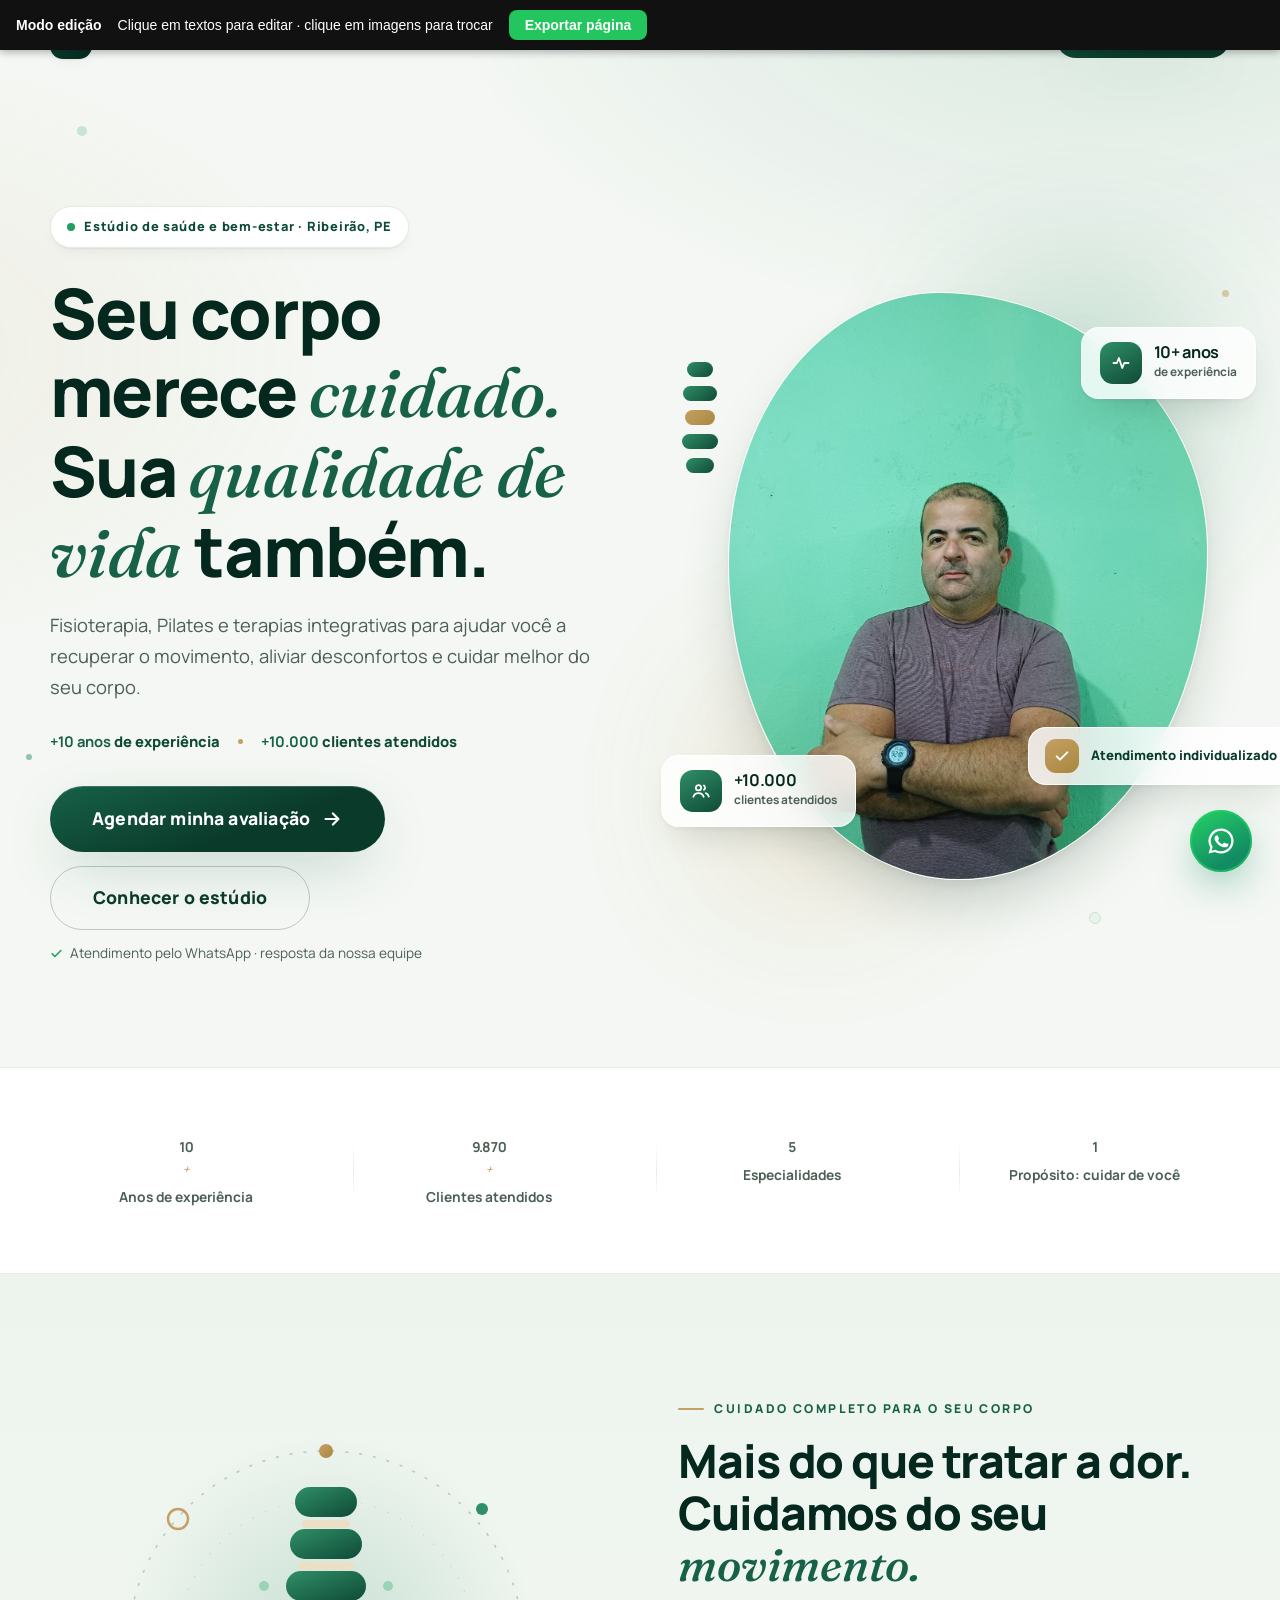
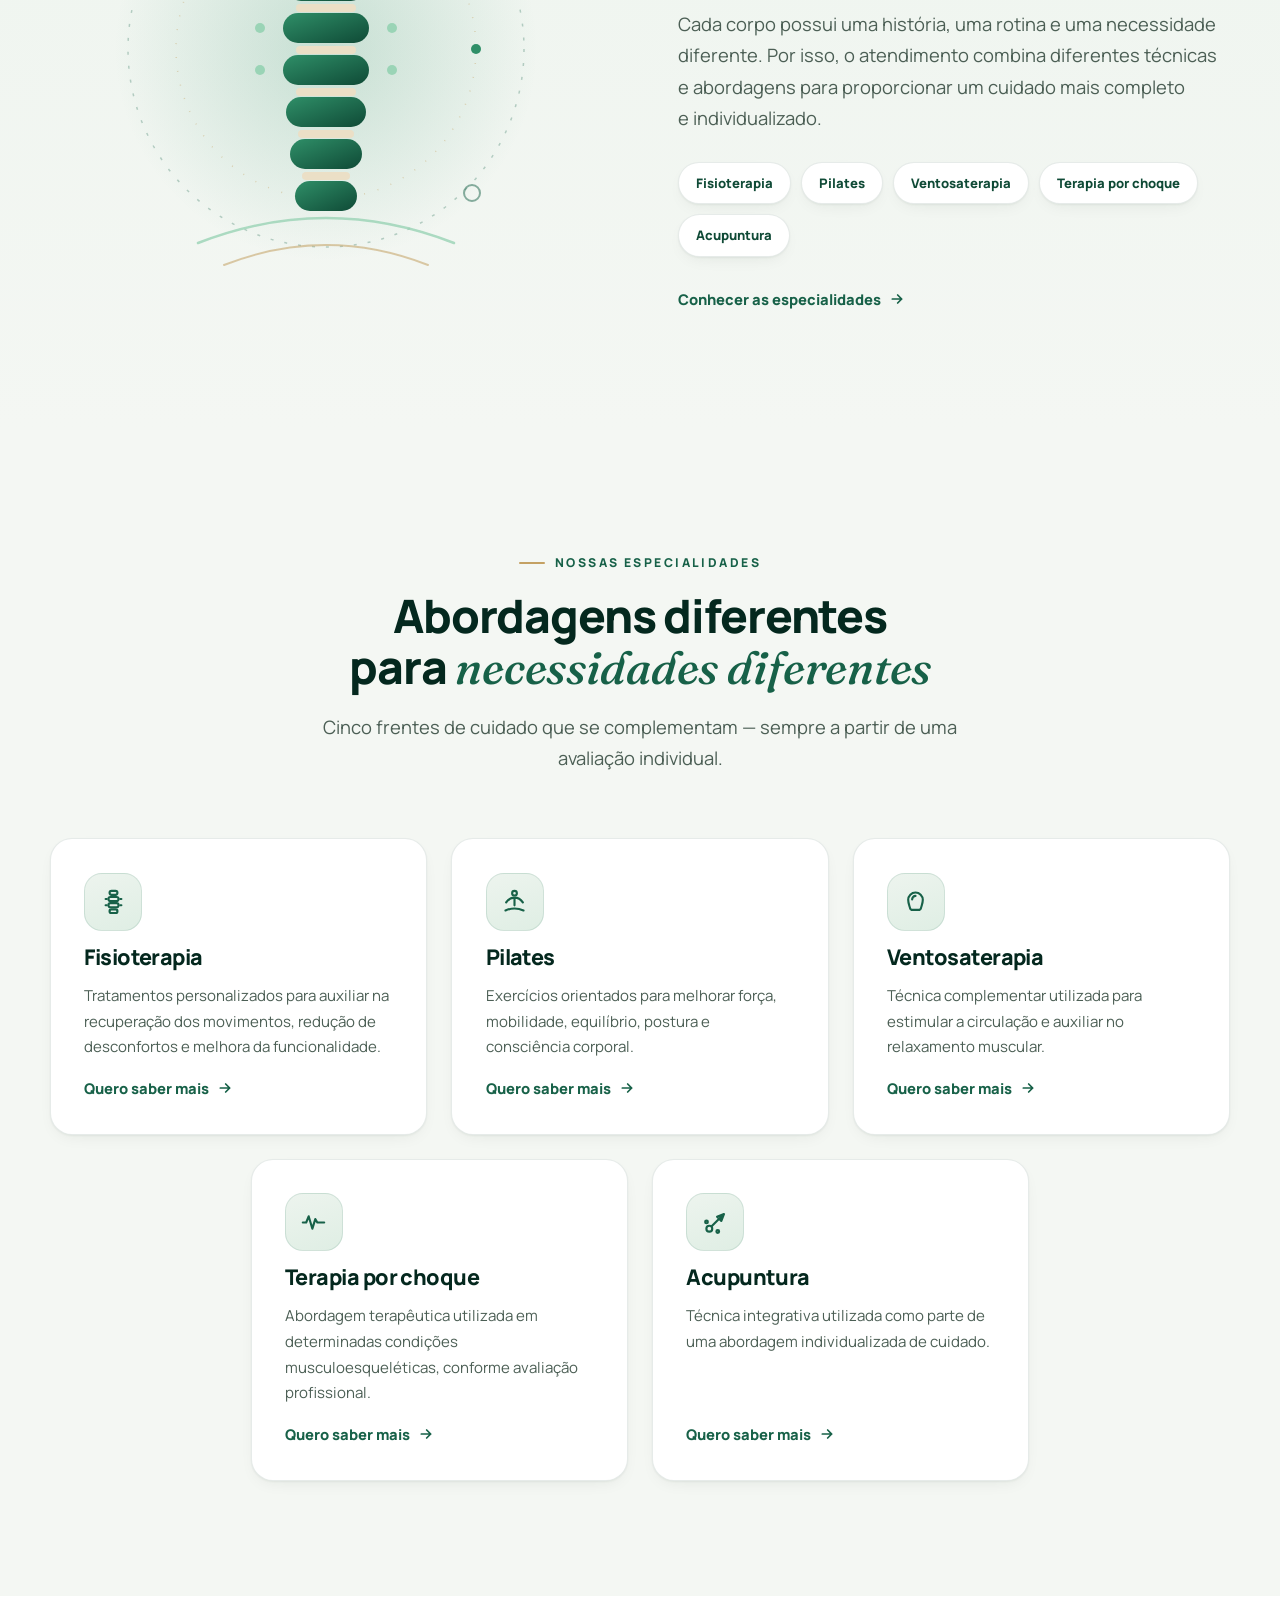
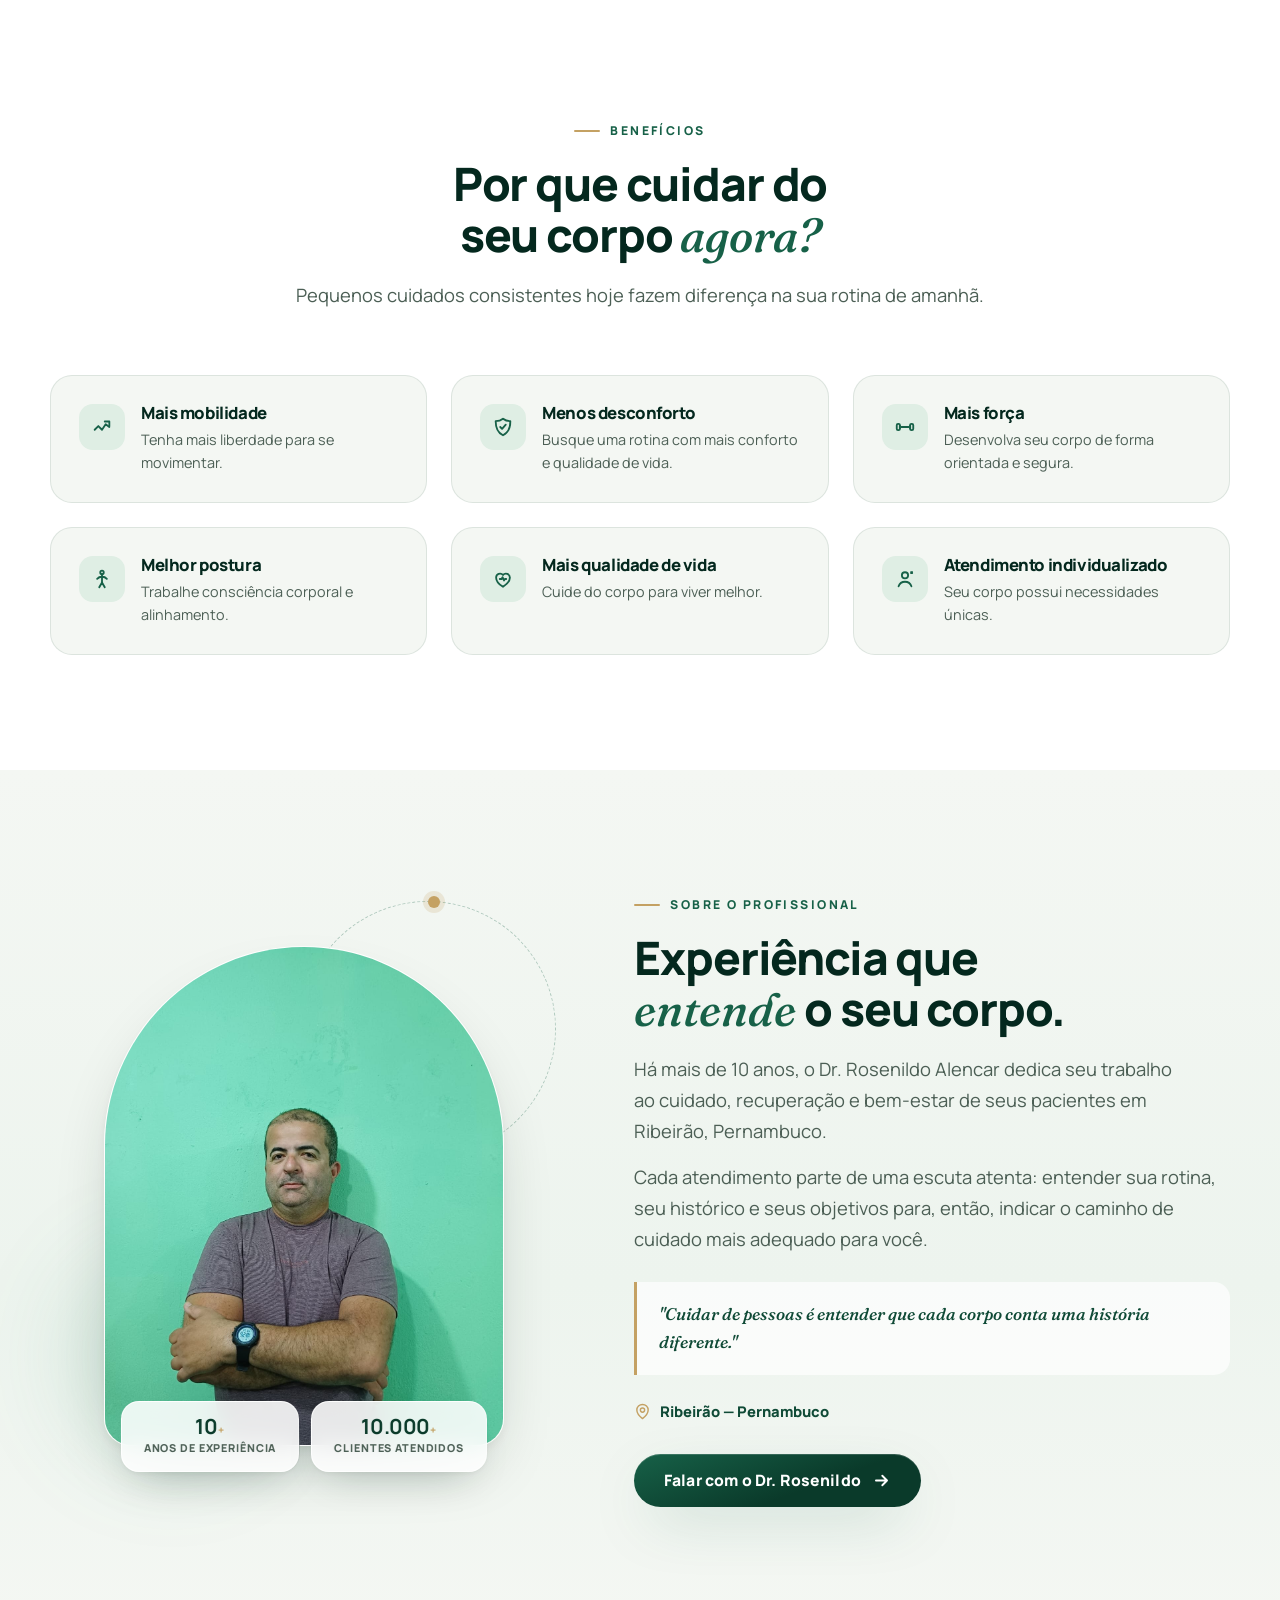
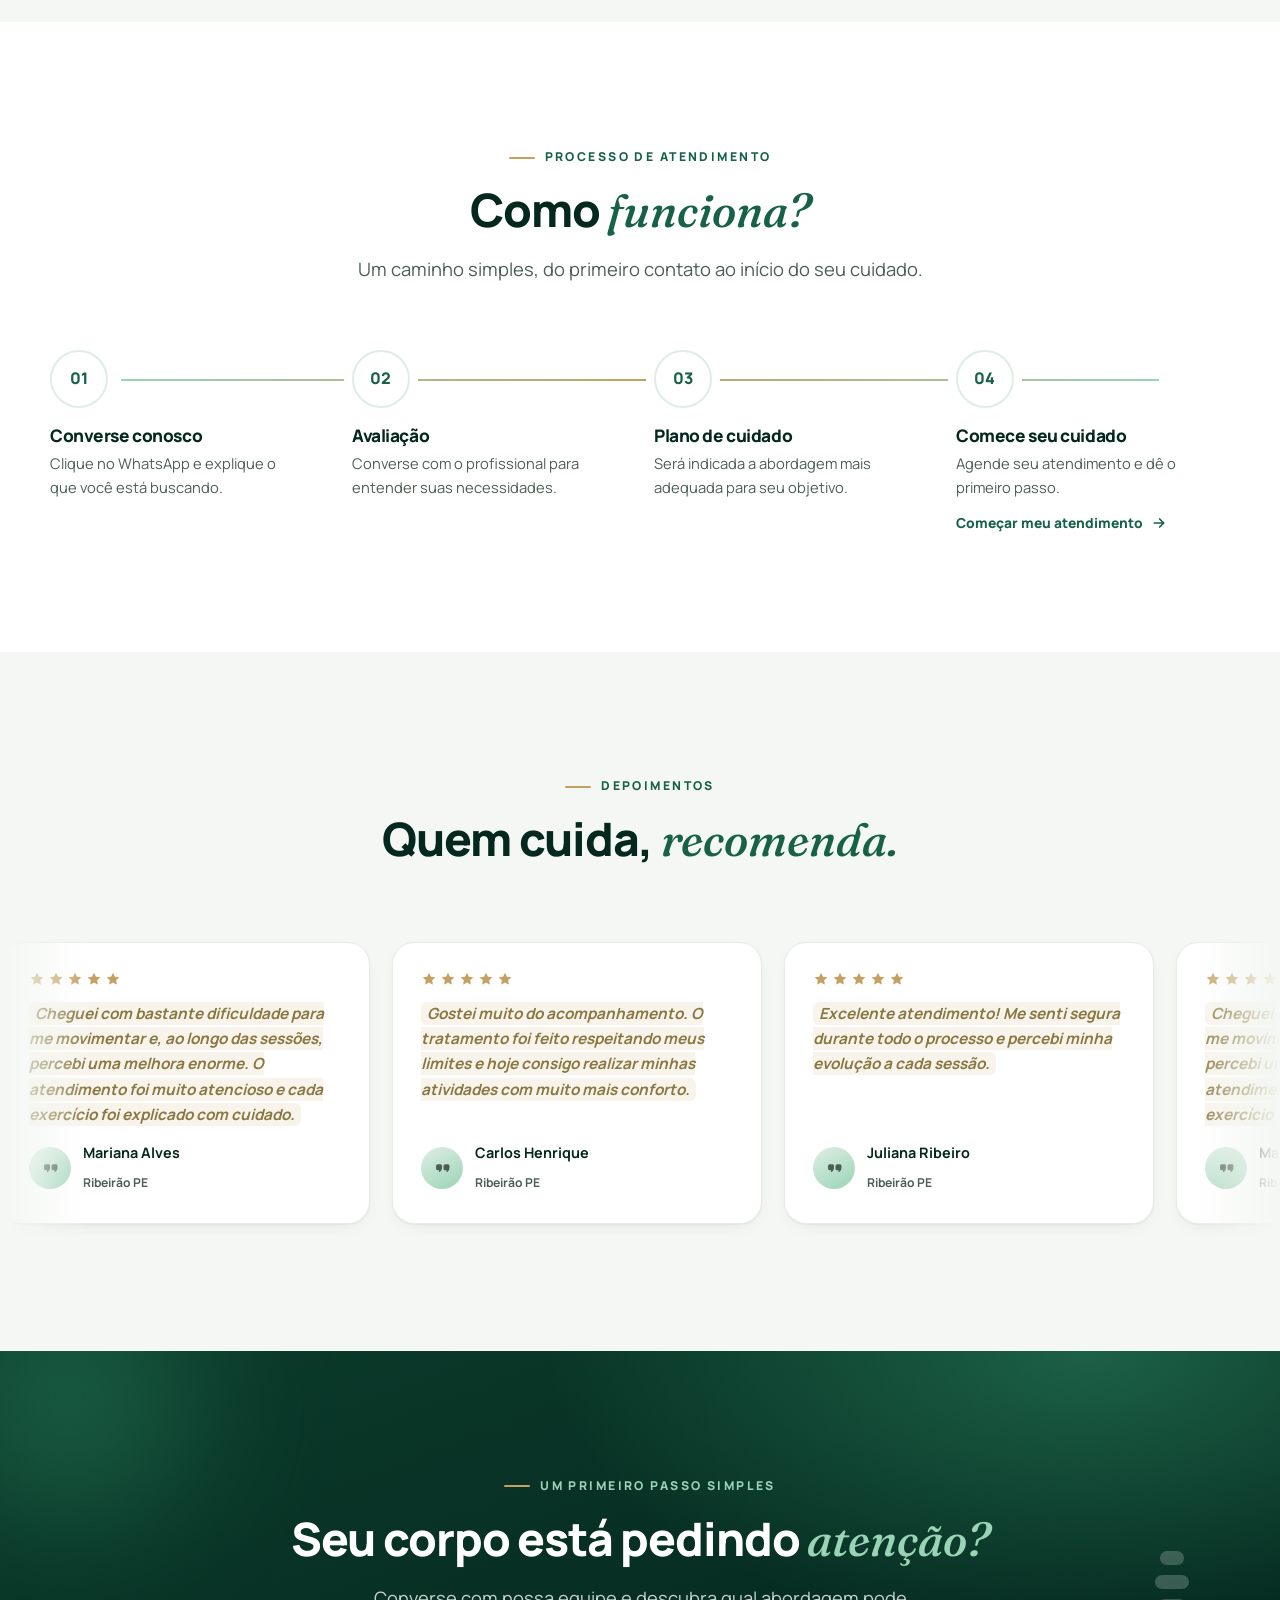
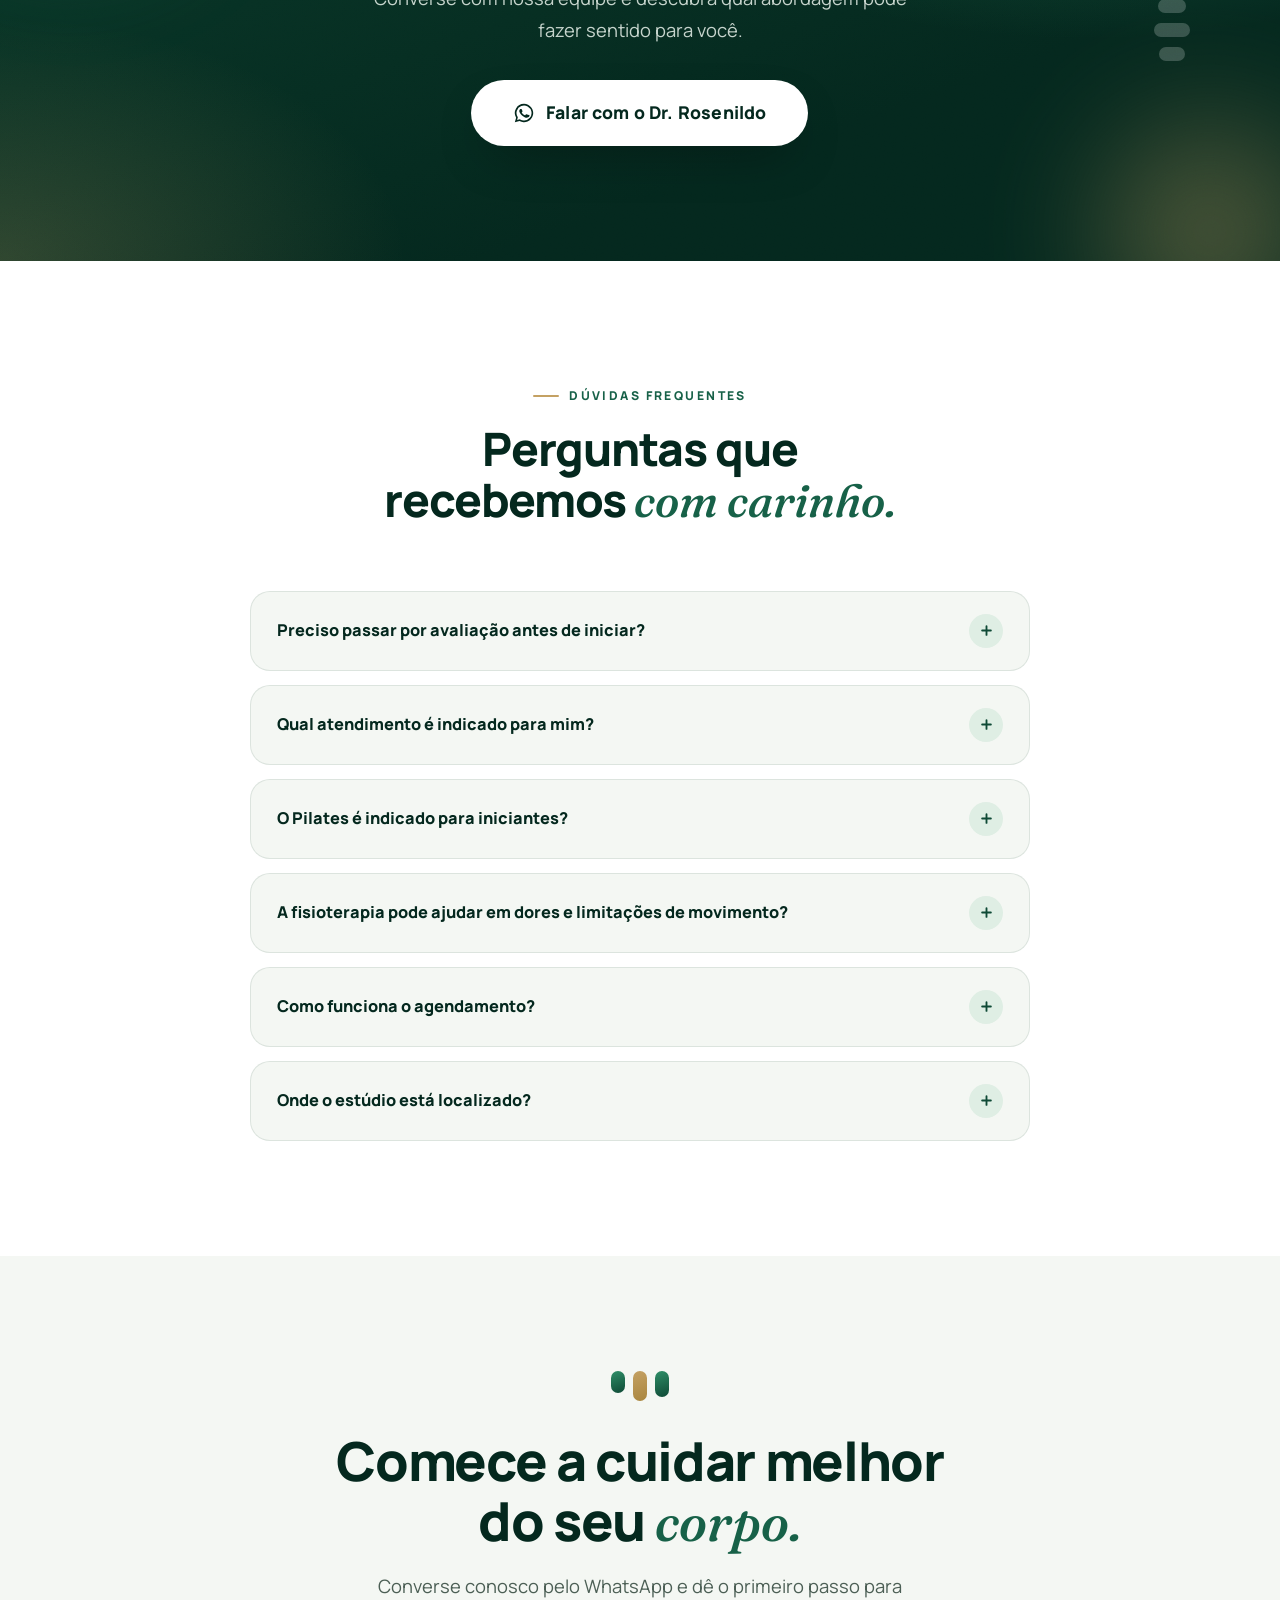
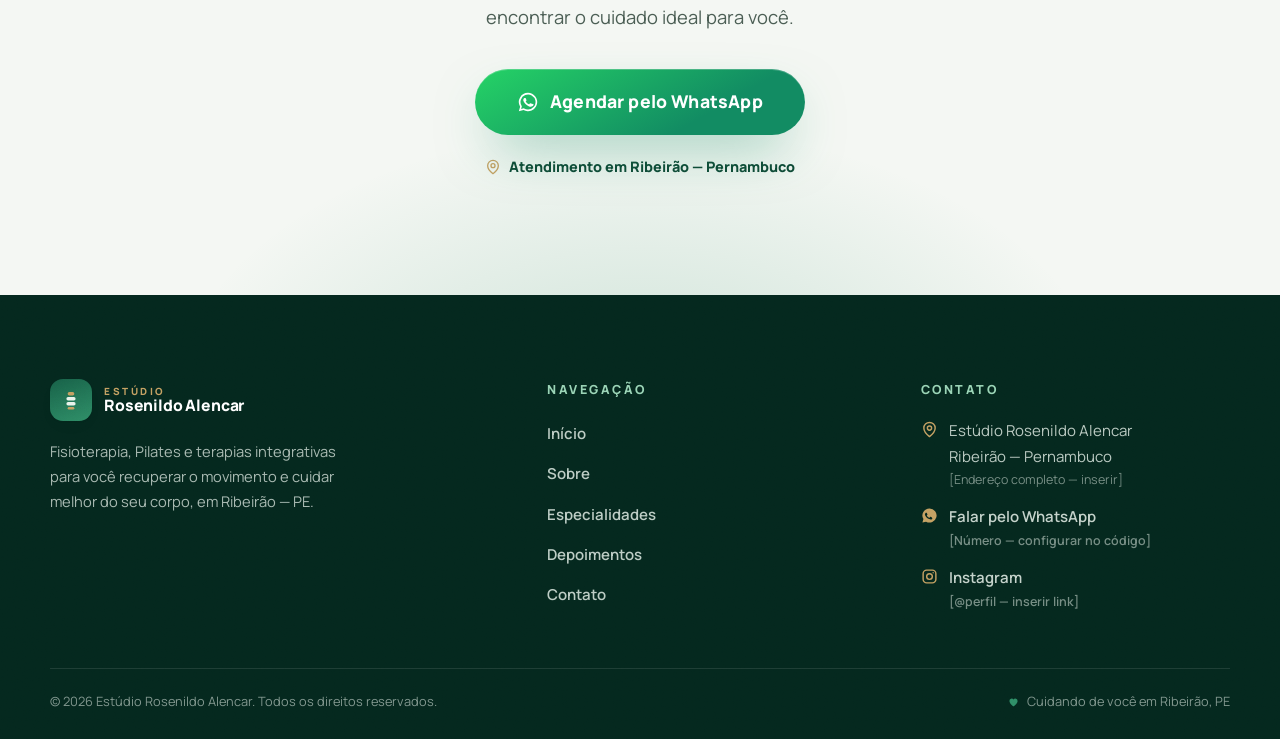
<file: editor.html>
<!DOCTYPE html>
<html lang="pt-BR">
<head>
<meta charset="UTF-8">
<meta name="viewport" content="width=device-width, initial-scale=1.0">
<title>Estúdio Rosenildo Alencar | Fisioterapia, Pilates e Terapias em Ribeirão PE</title>
<meta name="description" content="Fisioterapia, Pilates, ventosaterapia, terapia por choque e acupuntura em Ribeirão, Pernambuco. Conheça o Estúdio Rosenildo Alencar e agende seu atendimento.">
<meta name="theme-color" content="#0A3A2A">

<!-- Open Graph -->
<meta property="og:type" content="website">
<meta property="og:locale" content="pt_BR">
<meta property="og:title" content="Estúdio Rosenildo Alencar | Fisioterapia, Pilates e Terapias em Ribeirão PE">
<meta property="og:description" content="Fisioterapia, Pilates, ventosaterapia, terapia por choque e acupuntura em Ribeirão, Pernambuco. +10 anos de experiência, +10.000 clientes atendidos.">
<meta property="og:image" content="img/og-image.jpg">
  <meta property="og:image:width" content="1200">
  <meta property="og:image:height" content="630">
  <!-- Dica: ao publicar, troque o content acima pela URL completa, ex.: https://seudominio.com.br/img/og-image.jpg (previews melhores em WhatsApp/Facebook). -->

<!-- Favicon (monograma verde com colunas — assinatura visual) -->
<link rel="icon" type="image/svg+xml" href="data:image/svg+xml,%3Csvg xmlns='http://www.w3.org/2000/svg' viewBox='0 0 64 64'%3E%3Crect width='64' height='64' rx='16' fill='%230A3A2A'/%3E%3Crect x='26' y='12' width='12' height='8' rx='4' fill='%23C4A163'/%3E%3Crect x='24' y='24' width='16' height='8' rx='4' fill='%23E9F4EC'/%3E%3Crect x='24' y='36' width='16' height='8' rx='4' fill='%23E9F4EC'/%3E%3Crect x='26' y='48' width='12' height='8' rx='4' fill='%23C4A163'/%3E%3C/svg%3E">

<!-- Fontes: Manrope (base) + Fraunces itálica (acentos editoriais) -->
<link rel="preconnect" href="https://fonts.googleapis.com">
<link rel="preconnect" href="https://fonts.gstatic.com" crossorigin>
<link href="https://fonts.googleapis.com/css2?family=Fraunces:ital,opsz,wght@1,9..144,500;1,9..144,600&family=Manrope:wght@400;500;600;700;800&display=swap" rel="stylesheet">

<!-- Schema.org — somente informações realmente fornecidas.
     [PLACEHOLDER] Adicionar "telephone", "streetAddress", "url" e "openingHours" quando confirmados. -->
<script type="application/ld+json">
{
  "@context": "https://schema.org",
  "@type": "HealthAndBeautyBusiness",
  "name": "Estúdio Rosenildo Alencar",
  "description": "Fisioterapia, Pilates, ventosaterapia, terapia por choque e acupuntura em Ribeirão, Pernambuco.",
  "founder": { "@type": "Person", "name": "Rosenildo Alencar" },
  "address": {
    "@type": "PostalAddress",
    "addressLocality": "Ribeirão",
    "addressRegion": "PE",
    "addressCountry": "BR"
  },
  "knowsAbout": ["Fisioterapia", "Pilates", "Ventosaterapia", "Terapia por choque", "Acupuntura"]
}
</script>

<link rel="stylesheet" href="css/style.css">
<noscript><style>.reveal,.reveal-scale,.blur-reveal{opacity:1;transform:none;filter:none}.steps::before{transform:scaleX(1)}.t-viewport{overflow-x:auto}</style></noscript>
</head>
<body>
<a class="skip-link" href="#inicio">Pular para o conteúdo</a>

<!-- ============ HEADER ============ -->
<header class="header" id="topo">
  <div class="container">
    <a class="brand" href="#inicio" aria-label="Estúdio Rosenildo Alencar — voltar ao início">
      <span class="brand-mark" aria-hidden="true">
        <svg viewBox="0 0 24 24" fill="none"><rect x="8" y="2.5" width="8" height="4" rx="2" fill="#C4A163"/><rect x="6.5" y="8.5" width="11" height="4" rx="2" fill="#E9F4EC"/><rect x="6.5" y="14.5" width="11" height="4" rx="2" fill="#E9F4EC"/><rect x="8" y="20.5" width="8" height="3" rx="1.5" fill="#C4A163"/></svg>
      </span>
      <span class="brand-name">
        <small>ESTÚDIO</small>
        <span>Rosenildo Alencar</span>
      </span>
    </a>

    <nav class="nav" aria-label="Navegação principal">
      <a href="#inicio">Início</a>
      <a href="#sobre">Sobre</a>
      <a href="#especialidades">Especialidades</a>
      <a href="#beneficios">Benefícios</a>
      <a href="#depoimentos">Depoimentos</a>
      <a href="#contato">Contato</a>
      <button class="btn btn-primary header-cta" type="button" data-wa data-wa-msg="Olá! Vim pelo site do Estúdio Rosenildo Alencar e gostaria de agendar uma avaliação." data-magnetic>
        Agendar avaliação
      </button>
    </nav>

    <button class="burger" type="button" aria-label="Abrir menu" aria-expanded="false" aria-controls="painelMenu">
      <span></span>
    </button>
  </div>
</header>

<!-- Menu mobile -->
<div class="nav-panel" id="painelMenu" aria-label="Menu">
  <a href="#inicio">Início <svg viewBox="0 0 24 24" fill="none" stroke="currentColor" stroke-width="2.4" stroke-linecap="round" stroke-linejoin="round"><path d="M9 6l6 6-6 6"/></svg></a>
  <a href="#sobre">Sobre <svg viewBox="0 0 24 24" fill="none" stroke="currentColor" stroke-width="2.4" stroke-linecap="round" stroke-linejoin="round"><path d="M9 6l6 6-6 6"/></svg></a>
  <a href="#especialidades">Especialidades <svg viewBox="0 0 24 24" fill="none" stroke="currentColor" stroke-width="2.4" stroke-linecap="round" stroke-linejoin="round"><path d="M9 6l6 6-6 6"/></svg></a>
  <a href="#beneficios">Benefícios <svg viewBox="0 0 24 24" fill="none" stroke="currentColor" stroke-width="2.4" stroke-linecap="round" stroke-linejoin="round"><path d="M9 6l6 6-6 6"/></svg></a>
  <a href="#depoimentos">Depoimentos <svg viewBox="0 0 24 24" fill="none" stroke="currentColor" stroke-width="2.4" stroke-linecap="round" stroke-linejoin="round"><path d="M9 6l6 6-6 6"/></svg></a>
  <a href="#contato">Contato <svg viewBox="0 0 24 24" fill="none" stroke="currentColor" stroke-width="2.4" stroke-linecap="round" stroke-linejoin="round"><path d="M9 6l6 6-6 6"/></svg></a>
  <button class="btn btn-wa" type="button" data-wa data-wa-msg="Olá! Vim pelo site do Estúdio Rosenildo Alencar e gostaria de agendar uma avaliação.">
    <svg viewBox="0 0 24 24" fill="currentColor"><path d="M12 2a10 10 0 0 0-8.6 15.1L2 22l5.1-1.3A10 10 0 1 0 12 2Zm0 18.2a8.2 8.2 0 0 1-4.2-1.1l-.3-.2-3 .8.8-3-.2-.3A8.2 8.2 0 1 1 12 20.2Zm4.5-6.1c-.2-.1-1.5-.7-1.7-.8-.2-.1-.4-.1-.6.1-.2.2-.7.8-.8 1-.1.2-.3.2-.5.1a6.7 6.7 0 0 1-3.3-2.9c-.2-.4.2-.4.7-1.3.1-.2 0-.4 0-.5l-.8-1.8c-.2-.5-.4-.4-.6-.4h-.5c-.2 0-.5.1-.7.3-.9.9-1.2 2.1-.4 3.6 1.2 2.4 3 4 5.4 5 1.6.7 2.6.6 3.4.4.7-.2 1.5-.7 1.7-1.4.2-.6.2-1.2.1-1.3-.1-.1-.2-.2-.4-.3Z"/></svg>
    Agendar avaliação
  </button>
  <p class="panel-local">
    <svg viewBox="0 0 24 24" fill="none" stroke="currentColor" stroke-width="2" stroke-linecap="round" stroke-linejoin="round"><path d="M20 10c0 6-8 12-8 12s-8-6-8-12a8 8 0 1 1 16 0Z"/><circle cx="12" cy="10" r="3"/></svg>
    Ribeirão — Pernambuco
  </p>
</div>

<main>
<!-- ============ HERO ============ -->
<section class="hero" id="inicio" aria-label="Apresentação">
  <span class="particle p1" aria-hidden="true"></span>
  <span class="particle p2" aria-hidden="true"></span>
  <span class="particle p3" aria-hidden="true"></span>
  <span class="particle p4" aria-hidden="true"></span>

  <div class="container hero-grid">
    <div class="hero-copy">
      <span class="hero-pill blur-reveal"><span class="dot" aria-hidden="true"></span> Estúdio de saúde e bem-estar · Ribeirão, PE</span>

      <h1 class="reveal" style="--d:.08s">
        Seu corpo merece <span class="accent-serif">cuidado.</span><br>
        Sua <span class="accent-serif">qualidade de vida</span> também.
      </h1>

      <p class="lead reveal" style="--d:.18s">
        Fisioterapia, Pilates e terapias integrativas para ajudar você a recuperar o movimento, aliviar desconfortos e cuidar melhor do seu corpo.
      </p>

      <div class="hero-authority reveal" style="--d:.26s">
        <span><strong>+10 anos</strong> de experiência</span>
        <span class="sep" aria-hidden="true"></span>
        <span><strong>+10.000</strong> clientes atendidos</span>
      </div>

      <div class="hero-ctas reveal" style="--d:.34s">
        <button class="btn btn-primary btn-xl" type="button" data-wa data-wa-msg="Olá! Vim pelo site do Estúdio Rosenildo Alencar e gostaria de saber mais sobre os atendimentos e agendar uma avaliação." data-magnetic>
          Agendar minha avaliação
          <svg viewBox="0 0 24 24" fill="none" stroke="currentColor" stroke-width="2.4" stroke-linecap="round" stroke-linejoin="round"><path d="M5 12h14M13 6l6 6-6 6"/></svg>
        </button>
        <a class="btn btn-ghost btn-xl" href="#cuidado" data-magnetic>Conhecer o estúdio</a>
      </div>

      <span class="btn-note reveal" style="--d:.42s">
        <svg viewBox="0 0 24 24" fill="none" stroke="currentColor" stroke-width="3" stroke-linecap="round" stroke-linejoin="round"><path d="M4 12.5l5 5L20 6.5"/></svg>
        Atendimento pelo WhatsApp · resposta da nossa equipe
      </span>
    </div>

    <div class="hero-visual reveal-scale" style="--d:.2s">
      <div class="hero-glow" aria-hidden="true" data-depth="14"></div>

      <div class="hero-spine" aria-hidden="true" data-depth="26">
        <i></i><i></i><i></i><i></i><i></i>
      </div>

      <div class="hero-frame">
        <img src="img/rosenildo-alencar.jpg" alt="Dr. Rosenildo Alencar no estúdio" loading="eager" fetchpriority="high" decoding="async" style="width:100%;height:100%;object-fit:cover;object-position:center 30%">
      </div>

      <div class="float-card fc-exp" data-depth="34">
        <span class="fc-icon" aria-hidden="true">
          <svg viewBox="0 0 24 24" fill="none" stroke="currentColor" stroke-width="2.2" stroke-linecap="round" stroke-linejoin="round"><path d="M3 12h4l2.5-6 4 12 2.5-6h5"/></svg>
        </span>
        <span><b>10+ anos</b><span>de experiência</span></span>
      </div>

      <div class="float-card fc-clients" data-depth="30">
        <span class="fc-icon" aria-hidden="true">
          <svg viewBox="0 0 24 24" fill="none" stroke="currentColor" stroke-width="2.1" stroke-linecap="round" stroke-linejoin="round"><circle cx="9" cy="8" r="3.2"/><path d="M2.8 19c.9-3 3.3-4.6 6.2-4.6s5.3 1.6 6.2 4.6"/><path d="M15.5 5.4a3.2 3.2 0 0 1 0 5.2M17.8 14.6c1.8.6 3 1.9 3.6 4"/></svg>
        </span>
        <span><b>+10.000</b><span>clientes atendidos</span></span>
      </div>

      <div class="float-card fc-check" data-depth="22">
        <span class="fc-icon" aria-hidden="true">
          <svg viewBox="0 0 24 24" fill="none" stroke="currentColor" stroke-width="3" stroke-linecap="round" stroke-linejoin="round"><path d="M4 12.5l5 5L20 6.5"/></svg>
        </span>
        <span>Atendimento individualizado</span>
      </div>
    </div>
  </div>
</section>

<!-- ============ PROVA SOCIAL / NÚMEROS ============ -->
<section class="stats" aria-label="Números do estúdio">
  <div class="container stats-grid" data-stagger>
    <div class="stat reveal">
      <b><span class="count" data-count="10">0</span><span class="plus">+</span></b>
      <span>Anos de experiência</span>
    </div>
    <div class="stat reveal">
      <b><span class="count" data-count="10000">0</span><span class="plus">+</span></b>
      <span>Clientes atendidos</span>
    </div>
    <div class="stat reveal">
      <b><span class="count" data-count="5">0</span></b>
      <span>Especialidades</span>
    </div>
    <div class="stat reveal">
      <b><span class="count" data-count="1">0</span></b>
      <span>Propósito: cuidar de você</span>
    </div>
  </div>
</section>

<!-- ============ CUIDADO COMPLETO ============ -->
<section class="section care" id="cuidado" aria-label="Cuidado completo para o seu corpo">
  <div class="container care-grid">
    <div class="care-art reveal-scale" aria-hidden="true">
      <svg viewBox="0 0 440 520" role="img" aria-label="Composição abstrata de uma coluna vertebral com linhas de movimento">
        <defs>
          <linearGradient id="gSpine" x1="0" y1="0" x2="1" y2="1">
            <stop offset="0" stop-color="#2F8F68"/><stop offset="1" stop-color="#0F4A36"/>
          </linearGradient>
          <linearGradient id="gGold" x1="0" y1="0" x2="1" y2="1">
            <stop offset="0" stop-color="#C4A163"/><stop offset="1" stop-color="#A9863F"/>
          </linearGradient>
          <radialGradient id="gGlow" cx="50%" cy="50%" r="50%">
            <stop offset="0" stop-color="#2F8F68" stop-opacity=".22"/><stop offset="1" stop-color="#2F8F68" stop-opacity="0"/>
          </radialGradient>
        </defs>

        <circle cx="220" cy="258" r="212" fill="url(#gGlow)"/>

        <g class="orbit-slow">
          <circle cx="220" cy="258" r="198" fill="none" stroke="#176148" stroke-opacity=".28" stroke-width="1.5" stroke-dasharray="3 11"/>
          <circle cx="220" cy="60" r="7" fill="url(#gGold)"/>
        </g>
        <g class="orbit-fast">
          <circle cx="220" cy="258" r="150" fill="none" stroke="#C4A163" stroke-opacity=".4" stroke-width="1.5" stroke-dasharray="1 13"/>
          <circle cx="370" cy="258" r="5" fill="#2F8F68"/>
        </g>

        <g class="spine-group">
          <rect x="189" y="96"  width="62" height="30" rx="15" fill="url(#gSpine)"/>
          <rect x="196" y="129" width="48" height="8"  rx="4"  fill="#EBDFC6"/>
          <rect x="184" y="138" width="72" height="30" rx="15" fill="url(#gSpine)"/>
          <rect x="192" y="171" width="56" height="8"  rx="4"  fill="#EBDFC6"/>
          <rect x="180" y="180" width="80" height="30" rx="15" fill="url(#gSpine)"/>
          <rect x="190" y="213" width="60" height="8"  rx="4"  fill="#EBDFC6"/>
          <rect x="177" y="222" width="86" height="30" rx="15" fill="url(#gSpine)"/>
          <rect x="190" y="255" width="60" height="8"  rx="4"  fill="#EBDFC6"/>
          <rect x="177" y="264" width="86" height="30" rx="15" fill="url(#gSpine)"/>
          <rect x="190" y="297" width="60" height="8"  rx="4"  fill="#EBDFC6"/>
          <rect x="180" y="306" width="80" height="30" rx="15" fill="url(#gSpine)"/>
          <rect x="192" y="339" width="56" height="8"  rx="4"  fill="#EBDFC6"/>
          <rect x="184" y="348" width="72" height="30" rx="15" fill="url(#gSpine)"/>
          <rect x="196" y="381" width="48" height="8"  rx="4"  fill="#EBDFC6"/>
          <rect x="189" y="390" width="62" height="30" rx="15" fill="url(#gSpine)"/>

          <circle cx="158" cy="195" r="5" fill="#9AD4B6"/><circle cx="282" cy="195" r="5" fill="#9AD4B6"/>
          <circle cx="154" cy="237" r="5" fill="#9AD4B6"/><circle cx="286" cy="237" r="5" fill="#9AD4B6"/>
          <circle cx="154" cy="279" r="5" fill="#9AD4B6"/><circle cx="286" cy="279" r="5" fill="#9AD4B6"/>
        </g>

        <path d="M92 452 Q220 402 348 452" fill="none" stroke="#9AD4B6" stroke-width="2.5" stroke-linecap="round" stroke-opacity=".8"/>
        <path d="M118 474 Q220 434 322 474" fill="none" stroke="#C4A163" stroke-width="2" stroke-linecap="round" stroke-opacity=".55"/>

        <circle class="svg-float"    cx="72"  cy="128" r="10" fill="none" stroke="#C4A163" stroke-width="2.5"/>
        <circle class="svg-float d2" cx="376" cy="118" r="6"  fill="#2F8F68"/>
        <circle class="svg-float d3" cx="366" cy="402" r="8"  fill="none" stroke="#176148" stroke-opacity=".5" stroke-width="2"/>
      </svg>
    </div>

    <div class="care-copy">
      <div class="section-head left" style="margin-bottom:0">
        <span class="eyebrow reveal">Cuidado completo para o seu corpo</span>
        <h2 class="reveal" style="--d:.08s">Mais do que tratar a dor.<br>Cuidamos do seu <span class="accent-serif">movimento.</span></h2>
        <p class="lead reveal" style="--d:.16s">
          Cada corpo possui uma história, uma rotina e uma necessidade diferente. Por isso, o atendimento combina diferentes técnicas e abordagens para proporcionar um cuidado mais completo e individualizado.
        </p>
      </div>
      <ul class="care-tags reveal" style="--d:.24s" data-stagger>
        <li>Fisioterapia</li>
        <li>Pilates</li>
        <li>Ventosaterapia</li>
        <li>Terapia por choque</li>
        <li>Acupuntura</li>
      </ul>
      <a class="link-arrow reveal" style="--d:.32s" href="#especialidades">
        Conhecer as especialidades
        <svg viewBox="0 0 24 24" fill="none" stroke="currentColor" stroke-width="2.6" stroke-linecap="round" stroke-linejoin="round"><path d="M5 12h14M13 6l6 6-6 6"/></svg>
      </a>
    </div>
  </div>
</section>

<!-- ============ ESPECIALIDADES ============ -->
<section class="section" id="especialidades" aria-label="Nossas especialidades">
  <div class="container">
    <div class="section-head">
      <span class="eyebrow reveal">Nossas especialidades</span>
      <h2 class="reveal" style="--d:.08s">Abordagens diferentes para <span class="accent-serif">necessidades diferentes</span></h2>
      <p class="lead reveal" style="--d:.16s">Cinco frentes de cuidado que se complementam — sempre a partir de uma avaliação individual.</p>
    </div>

    <div class="spec-grid" data-stagger>
      <article class="spec-card reveal">
        <span class="spec-icon" aria-hidden="true">
          <svg viewBox="0 0 24 24" fill="none" stroke="currentColor" stroke-width="1.9" stroke-linecap="round" stroke-linejoin="round"><rect x="8.5" y="2.5" width="7" height="3.6" rx="1.8"/><rect x="7.5" y="8" width="9" height="3.6" rx="1.8"/><rect x="7.5" y="13.5" width="9" height="3.6" rx="1.8"/><rect x="8.5" y="19" width="7" height="3.2" rx="1.6"/><path d="M5 9.8h1M18 9.8h1M5 15.3h1M18 15.3h1"/></svg>
        </span>
        <h3>Fisioterapia</h3>
        <p>Tratamentos personalizados para auxiliar na recuperação dos movimentos, redução de desconfortos e melhora da funcionalidade.</p>
        <button class="link-arrow" type="button" data-wa data-wa-msg="Olá! Vim pelo site do Estúdio Rosenildo Alencar e gostaria de saber mais sobre Fisioterapia.">
          Quero saber mais
          <svg viewBox="0 0 24 24" fill="none" stroke="currentColor" stroke-width="2.6" stroke-linecap="round" stroke-linejoin="round"><path d="M5 12h14M13 6l6 6-6 6"/></svg>
        </button>
      </article>

      <article class="spec-card reveal">
        <span class="spec-icon" aria-hidden="true">
          <svg viewBox="0 0 24 24" fill="none" stroke="currentColor" stroke-width="1.9" stroke-linecap="round" stroke-linejoin="round"><circle cx="12" cy="4.6" r="2.1"/><path d="M4 20c2.6-1.2 5-1.8 8-1.8s5.4.6 8 1.8"/><path d="M12 8.6c-3 0-5.6 1.5-7.4 4.2M12 8.6c3 0 5.6 1.5 7.4 4.2M12 8.6v6.8"/></svg>
        </span>
        <h3>Pilates</h3>
        <p>Exercícios orientados para melhorar força, mobilidade, equilíbrio, postura e consciência corporal.</p>
        <button class="link-arrow" type="button" data-wa data-wa-msg="Olá! Vim pelo site do Estúdio Rosenildo Alencar e gostaria de saber mais sobre Pilates.">
          Quero saber mais
          <svg viewBox="0 0 24 24" fill="none" stroke="currentColor" stroke-width="2.6" stroke-linecap="round" stroke-linejoin="round"><path d="M5 12h14M13 6l6 6-6 6"/></svg>
        </button>
      </article>

      <article class="spec-card reveal">
        <span class="spec-icon" aria-hidden="true">
          <svg viewBox="0 0 24 24" fill="none" stroke="currentColor" stroke-width="1.9" stroke-linecap="round" stroke-linejoin="round"><path d="M5.5 10.5a6.5 6.5 0 0 1 13 0c0 3-1 5-1.6 7.2a2.4 2.4 0 0 1-2.3 1.8H9.4a2.4 2.4 0 0 1-2.3-1.8C6.5 15.5 5.5 13.5 5.5 10.5Z"/><path d="M9 10.2c0-1.8 1.3-3.2 3-3.2"/></svg>
        </span>
        <h3>Ventosaterapia</h3>
        <p>Técnica complementar utilizada para estimular a circulação e auxiliar no relaxamento muscular.</p>
        <button class="link-arrow" type="button" data-wa data-wa-msg="Olá! Vim pelo site do Estúdio Rosenildo Alencar e gostaria de saber mais sobre Ventosaterapia.">
          Quero saber mais
          <svg viewBox="0 0 24 24" fill="none" stroke="currentColor" stroke-width="2.6" stroke-linecap="round" stroke-linejoin="round"><path d="M5 12h14M13 6l6 6-6 6"/></svg>
        </button>
      </article>

      <article class="spec-card reveal">
        <span class="spec-icon" aria-hidden="true">
          <svg viewBox="0 0 24 24" fill="none" stroke="currentColor" stroke-width="1.9" stroke-linecap="round" stroke-linejoin="round"><path d="M2.5 12h3l2.2-5.5L11 17.5 13.6 9l1.8 3h6.1"/></svg>
        </span>
        <h3>Terapia por choque</h3>
        <p>Abordagem terapêutica utilizada em determinadas condições musculoesqueléticas, conforme avaliação profissional.</p>
        <button class="link-arrow" type="button" data-wa data-wa-msg="Olá! Vim pelo site do Estúdio Rosenildo Alencar e gostaria de saber mais sobre Terapia por choque.">
          Quero saber mais
          <svg viewBox="0 0 24 24" fill="none" stroke="currentColor" stroke-width="2.6" stroke-linecap="round" stroke-linejoin="round"><path d="M5 12h14M13 6l6 6-6 6"/></svg>
        </button>
      </article>

      <article class="spec-card reveal">
        <span class="spec-icon" aria-hidden="true">
          <svg viewBox="0 0 24 24" fill="none" stroke="currentColor" stroke-width="1.9" stroke-linecap="round" stroke-linejoin="round"><path d="M19.5 4.5 8.8 15.2M19.5 4.5l-2.3 6.1-3.8-3.8 6.1-2.3Z"/><circle cx="6.5" cy="17.5" r="2.6"/><circle cx="14" cy="20" r="1.2"/><circle cx="4" cy="11.5" r="1.2"/></svg>
        </span>
        <h3>Acupuntura</h3>
        <p>Técnica integrativa utilizada como parte de uma abordagem individualizada de cuidado.</p>
        <button class="link-arrow" type="button" data-wa data-wa-msg="Olá! Vim pelo site do Estúdio Rosenildo Alencar e gostaria de saber mais sobre Acupuntura.">
          Quero saber mais
          <svg viewBox="0 0 24 24" fill="none" stroke="currentColor" stroke-width="2.6" stroke-linecap="round" stroke-linejoin="round"><path d="M5 12h14M13 6l6 6-6 6"/></svg>
        </button>
      </article>
    </div>
  </div>
</section>

<!-- ============ BENEFÍCIOS ============ -->
<section class="section benefits" id="beneficios" aria-label="Benefícios">
  <div class="container">
    <div class="section-head">
      <span class="eyebrow reveal">Benefícios</span>
      <h2 class="reveal" style="--d:.08s">Por que cuidar do seu corpo <span class="accent-serif">agora?</span></h2>
      <p class="lead reveal" style="--d:.16s">Pequenos cuidados consistentes hoje fazem diferença na sua rotina de amanhã.</p>
    </div>

    <div class="benefit-grid" data-stagger>
      <article class="benefit reveal">
        <span class="benefit-icon" aria-hidden="true">
          <svg viewBox="0 0 24 24" fill="none" stroke="currentColor" stroke-width="2" stroke-linecap="round" stroke-linejoin="round"><path d="M4 15l4-4 4 4 4-6 4 3"/><path d="M15 6h5v5"/></svg>
        </span>
        <div><h3>Mais mobilidade</h3><p>Tenha mais liberdade para se movimentar.</p></div>
      </article>

      <article class="benefit reveal">
        <span class="benefit-icon" aria-hidden="true">
          <svg viewBox="0 0 24 24" fill="none" stroke="currentColor" stroke-width="2" stroke-linecap="round" stroke-linejoin="round"><path d="M12 3c2.5 2 6 2.6 8 2.6 0 8-3.2 13-8 15.4C7.2 18.6 4 13.6 4 5.6 6 5.6 9.5 5 12 3Z"/><path d="M9 12l2 2 4-4.5"/></svg>
        </span>
        <div><h3>Menos desconforto</h3><p>Busque uma rotina com mais conforto e qualidade de vida.</p></div>
      </article>

      <article class="benefit reveal">
        <span class="benefit-icon" aria-hidden="true">
          <svg viewBox="0 0 24 24" fill="none" stroke="currentColor" stroke-width="2" stroke-linecap="round" stroke-linejoin="round"><path d="M8 12h8"/><rect x="3" y="8.6" width="3.4" height="6.8" rx="1.4"/><rect x="17.6" y="8.6" width="3.4" height="6.8" rx="1.4"/><path d="M6.4 10.4v3.2M17.6 10.4v3.2"/></svg>
        </span>
        <div><h3>Mais força</h3><p>Desenvolva seu corpo de forma orientada e segura.</p></div>
      </article>

      <article class="benefit reveal">
        <span class="benefit-icon" aria-hidden="true">
          <svg viewBox="0 0 24 24" fill="none" stroke="currentColor" stroke-width="2" stroke-linecap="round" stroke-linejoin="round"><circle cx="12" cy="4.8" r="1.9"/><path d="M12 6.7v9.1"/><path d="M12 9.5c-2.2 0-4 .8-5.3 2.3M12 9.5c2.2 0 4 .8 5.3 2.3"/><path d="M9 21l3-5.2L15 21"/></svg>
        </span>
        <div><h3>Melhor postura</h3><p>Trabalhe consciência corporal e alinhamento.</p></div>
      </article>

      <article class="benefit reveal">
        <span class="benefit-icon" aria-hidden="true">
          <svg viewBox="0 0 24 24" fill="none" stroke="currentColor" stroke-width="2" stroke-linecap="round" stroke-linejoin="round"><path d="M12 20.5s-7.5-4.7-7.5-10A4.3 4.3 0 0 1 12 7.6a4.3 4.3 0 0 1 7.5 2.9c0 5.3-7.5 10-7.5 10Z"/><path d="M8.5 12h2l1-2 1.6 3.6 1-1.6h1.4"/></svg>
        </span>
        <div><h3>Mais qualidade de vida</h3><p>Cuide do corpo para viver melhor.</p></div>
      </article>

      <article class="benefit reveal">
        <span class="benefit-icon" aria-hidden="true">
          <svg viewBox="0 0 24 24" fill="none" stroke="currentColor" stroke-width="2" stroke-linecap="round" stroke-linejoin="round"><circle cx="12" cy="8" r="3.4"/><path d="M5 20c1.1-3.3 3.7-5 7-5s5.9 1.7 7 5"/><path d="M18.6 4.4l1.2 1.2M19.8 4.4l-1.2 1.2"/></svg>
        </span>
        <div><h3>Atendimento individualizado</h3><p>Seu corpo possui necessidades únicas.</p></div>
      </article>
    </div>
  </div>
</section>

<!-- ============ SOBRE O DR. ROSENILDO ============ -->
<section class="section about" id="sobre" aria-label="Sobre o Dr. Rosenildo Alencar">
  <div class="container about-grid">
    <div class="about-visual reveal-scale">
      <span class="about-ring" aria-hidden="true"></span>
      <span class="about-blob" aria-hidden="true"></span>

      <div class="about-frame">
        <img src="img/rosenildo-alencar.jpg" alt="Dr. Rosenildo Alencar" loading="lazy" decoding="async" style="width:100%;height:100%;object-fit:cover;object-position:center 30%">
      </div>

      <div class="about-chips" data-stagger>
        <div class="chip reveal"><b>10<span class="plus">+</span></b><span>anos de experiência</span></div>
        <div class="chip reveal"><b>10.000<span class="plus">+</span></b><span>clientes atendidos</span></div>
      </div>
    </div>

    <div class="about-copy">
      <span class="eyebrow reveal">Sobre o profissional</span>
      <h2 class="reveal" style="--d:.08s">Experiência que <span class="accent-serif">entende</span> o seu corpo.</h2>
      <p class="lead reveal" style="--d:.16s">
        Há mais de 10 anos, o Dr. Rosenildo Alencar dedica seu trabalho ao cuidado, recuperação e bem-estar de seus pacientes em Ribeirão, Pernambuco.
      </p>
      <p class="lead reveal" style="--d:.22s;margin-top:14px">
        Cada atendimento parte de uma escuta atenta: entender sua rotina, seu histórico e seus objetivos para, então, indicar o caminho de cuidado mais adequado para você.
      </p>

      <blockquote class="about-quote reveal" style="--d:.3s">
        "Cuidar de pessoas é entender que cada corpo conta uma história diferente."
      </blockquote>

      <p class="location-line reveal" style="--d:.36s">
        <svg viewBox="0 0 24 24" fill="none" stroke="currentColor" stroke-width="2" stroke-linecap="round" stroke-linejoin="round"><path d="M20 10c0 6-8 12-8 12s-8-6-8-12a8 8 0 1 1 16 0Z"/><circle cx="12" cy="10" r="3"/></svg>
        Ribeirão — Pernambuco
      </p>

      <button class="btn btn-primary reveal" style="--d:.42s" type="button" data-wa data-wa-msg="Olá! Vim pelo site e gostaria de conversar com o Dr. Rosenildo Alencar sobre um atendimento." data-magnetic>
        Falar com o Dr. Rosenildo
        <svg viewBox="0 0 24 24" fill="none" stroke="currentColor" stroke-width="2.4" stroke-linecap="round" stroke-linejoin="round"><path d="M5 12h14M13 6l6 6-6 6"/></svg>
      </button>
    </div>
  </div>
</section>

<!-- ============ COMO FUNCIONA ============ -->
<section class="section process" aria-label="Como funciona o atendimento">
  <div class="container">
    <div class="section-head">
      <span class="eyebrow reveal">Processo de atendimento</span>
      <h2 class="reveal" style="--d:.08s">Como <span class="accent-serif">funciona?</span></h2>
      <p class="lead reveal" style="--d:.16s">Um caminho simples, do primeiro contato ao início do seu cuidado.</p>
    </div>

    <div class="steps" data-stagger>
      <div class="step reveal">
        <span class="step-num">01</span>
        <h3>Converse conosco</h3>
        <p>Clique no WhatsApp e explique o que você está buscando.</p>
      </div>
      <div class="step reveal">
        <span class="step-num">02</span>
        <h3>Avaliação</h3>
        <p>Converse com o profissional para entender suas necessidades.</p>
      </div>
      <div class="step reveal">
        <span class="step-num">03</span>
        <h3>Plano de cuidado</h3>
        <p>Será indicada a abordagem mais adequada para seu objetivo.</p>
      </div>
      <div class="step reveal">
        <span class="step-num">04</span>
        <h3>Comece seu cuidado</h3>
        <p>Agende seu atendimento e dê o primeiro passo.</p>
        <button class="link-arrow" type="button" data-wa data-wa-msg="Olá! Vim pelo site do Estúdio Rosenildo Alencar e quero começar meu atendimento.">
          Começar meu atendimento
          <svg viewBox="0 0 24 24" fill="none" stroke="currentColor" stroke-width="2.6" stroke-linecap="round" stroke-linejoin="round"><path d="M5 12h14M13 6l6 6-6 6"/></svg>
        </button>
      </div>
    </div>
  </div>
</section>

<!-- ============ DEPOIMENTOS ============ -->
<section class="section testimonials" id="depoimentos" aria-label="Depoimentos">
  <div class="container">
    <div class="section-head">
      <span class="eyebrow reveal">Depoimentos</span>
      <h2 class="reveal" style="--d:.08s">Quem cuida, <span class="accent-serif">recomenda.</span></h2>
      <!-- [PLACEHOLDER] Remover o aviso abaixo quando os depoimentos reais forem inseridos -->
      
    </div>
  </div>

  <div class="t-viewport reveal" style="--d:.2s">
    <div class="t-track" id="tTrack">
      <article class="t-card">
        <div class="t-stars" aria-label="5 estrelas">
          <svg viewBox="0 0 24 24" fill="currentColor"><path d="M12 2.5l2.9 6 6.6.9-4.8 4.6 1.2 6.5L12 17.4 6.1 20.5l1.2-6.5L2.5 9.4l6.6-.9 2.9-6Z"/></svg><svg viewBox="0 0 24 24" fill="currentColor"><path d="M12 2.5l2.9 6 6.6.9-4.8 4.6 1.2 6.5L12 17.4 6.1 20.5l1.2-6.5L2.5 9.4l6.6-.9 2.9-6Z"/></svg><svg viewBox="0 0 24 24" fill="currentColor"><path d="M12 2.5l2.9 6 6.6.9-4.8 4.6 1.2 6.5L12 17.4 6.1 20.5l1.2-6.5L2.5 9.4l6.6-.9 2.9-6Z"/></svg><svg viewBox="0 0 24 24" fill="currentColor"><path d="M12 2.5l2.9 6 6.6.9-4.8 4.6 1.2 6.5L12 17.4 6.1 20.5l1.2-6.5L2.5 9.4l6.6-.9 2.9-6Z"/></svg><svg viewBox="0 0 24 24" fill="currentColor"><path d="M12 2.5l2.9 6 6.6.9-4.8 4.6 1.2 6.5L12 17.4 6.1 20.5l1.2-6.5L2.5 9.4l6.6-.9 2.9-6Z"/></svg>
        </div>
        <blockquote><span class="t-ph">Cheguei com bastante dificuldade para me movimentar e, ao longo das sessões, percebi uma melhora enorme. O atendimento foi muito atencioso e cada exercício foi explicado com cuidado. </span></blockquote>
        <div class="t-who">
          <span class="t-avatar" aria-hidden="true"><svg viewBox="0 0 24 24" fill="currentColor"><path d="M10 7H6.5A2.5 2.5 0 0 0 4 9.5v3A2.5 2.5 0 0 0 6.5 15H8v2.5c2.6-1 4-3 4-6V9a2 2 0 0 0-2-2Zm10 0h-3.5A2.5 2.5 0 0 0 14 9.5v3a2.5 2.5 0 0 0 2.5 2.5H18v2.5c2.6-1 4-3 4-6V9a2 2 0 0 0-2-2Z"/></svg></span>
          <div><b>Mariana Alves</b><span>Ribeirão PE</span></div>
        </div>
      </article>

      <article class="t-card">
        <div class="t-stars" aria-label="5 estrelas">
          <svg viewBox="0 0 24 24" fill="currentColor"><path d="M12 2.5l2.9 6 6.6.9-4.8 4.6 1.2 6.5L12 17.4 6.1 20.5l1.2-6.5L2.5 9.4l6.6-.9 2.9-6Z"/></svg><svg viewBox="0 0 24 24" fill="currentColor"><path d="M12 2.5l2.9 6 6.6.9-4.8 4.6 1.2 6.5L12 17.4 6.1 20.5l1.2-6.5L2.5 9.4l6.6-.9 2.9-6Z"/></svg><svg viewBox="0 0 24 24" fill="currentColor"><path d="M12 2.5l2.9 6 6.6.9-4.8 4.6 1.2 6.5L12 17.4 6.1 20.5l1.2-6.5L2.5 9.4l6.6-.9 2.9-6Z"/></svg><svg viewBox="0 0 24 24" fill="currentColor"><path d="M12 2.5l2.9 6 6.6.9-4.8 4.6 1.2 6.5L12 17.4 6.1 20.5l1.2-6.5L2.5 9.4l6.6-.9 2.9-6Z"/></svg><svg viewBox="0 0 24 24" fill="currentColor"><path d="M12 2.5l2.9 6 6.6.9-4.8 4.6 1.2 6.5L12 17.4 6.1 20.5l1.2-6.5L2.5 9.4l6.6-.9 2.9-6Z"/></svg>
        </div>
        <blockquote><span class="t-ph">Gostei muito do acompanhamento. O tratamento foi feito respeitando meus limites e hoje consigo realizar minhas atividades com muito mais conforto.</span></blockquote>
        <div class="t-who">
          <span class="t-avatar" aria-hidden="true"><svg viewBox="0 0 24 24" fill="currentColor"><path d="M10 7H6.5A2.5 2.5 0 0 0 4 9.5v3A2.5 2.5 0 0 0 6.5 15H8v2.5c2.6-1 4-3 4-6V9a2 2 0 0 0-2-2Zm10 0h-3.5A2.5 2.5 0 0 0 14 9.5v3a2.5 2.5 0 0 0 2.5 2.5H18v2.5c2.6-1 4-3 4-6V9a2 2 0 0 0-2-2Z"/></svg></span>
          <div><b>Carlos Henrique</b><span>Ribeirão PE</span></div>
        </div>
      </article>

      <article class="t-card">
        <div class="t-stars" aria-label="5 estrelas">
          <svg viewBox="0 0 24 24" fill="currentColor"><path d="M12 2.5l2.9 6 6.6.9-4.8 4.6 1.2 6.5L12 17.4 6.1 20.5l1.2-6.5L2.5 9.4l6.6-.9 2.9-6Z"/></svg><svg viewBox="0 0 24 24" fill="currentColor"><path d="M12 2.5l2.9 6 6.6.9-4.8 4.6 1.2 6.5L12 17.4 6.1 20.5l1.2-6.5L2.5 9.4l6.6-.9 2.9-6Z"/></svg><svg viewBox="0 0 24 24" fill="currentColor"><path d="M12 2.5l2.9 6 6.6.9-4.8 4.6 1.2 6.5L12 17.4 6.1 20.5l1.2-6.5L2.5 9.4l6.6-.9 2.9-6Z"/></svg><svg viewBox="0 0 24 24" fill="currentColor"><path d="M12 2.5l2.9 6 6.6.9-4.8 4.6 1.2 6.5L12 17.4 6.1 20.5l1.2-6.5L2.5 9.4l6.6-.9 2.9-6Z"/></svg><svg viewBox="0 0 24 24" fill="currentColor"><path d="M12 2.5l2.9 6 6.6.9-4.8 4.6 1.2 6.5L12 17.4 6.1 20.5l1.2-6.5L2.5 9.4l6.6-.9 2.9-6Z"/></svg>
        </div>
        <blockquote><span class="t-ph">Excelente atendimento! Me senti segura durante todo o processo e percebi minha evolução a cada sessão.</span></blockquote>
        <div class="t-who">
          <span class="t-avatar" aria-hidden="true"><svg viewBox="0 0 24 24" fill="currentColor"><path d="M10 7H6.5A2.5 2.5 0 0 0 4 9.5v3A2.5 2.5 0 0 0 6.5 15H8v2.5c2.6-1 4-3 4-6V9a2 2 0 0 0-2-2Zm10 0h-3.5A2.5 2.5 0 0 0 14 9.5v3a2.5 2.5 0 0 0 2.5 2.5H18v2.5c2.6-1 4-3 4-6V9a2 2 0 0 0-2-2Z"/></svg></span>
          <div><b>Juliana Ribeiro</b><span>Ribeirão PE</span></div>
        </div>
      </article>
    </div>
  </div>
</section>

<!-- ============ CTA INTERMEDIÁRIO ============ -->
<section class="section cta-band grain" aria-label="Fale com o estúdio">
  <span class="band-blob b1" aria-hidden="true"></span>
  <span class="band-blob b2" aria-hidden="true"></span>
  <span class="band-spine" aria-hidden="true"><i></i><i></i><i></i><i></i><i></i></span>

  <div class="container on-dark">
    <span class="eyebrow reveal">Um primeiro passo simples</span>
    <h2 class="reveal" style="--d:.08s">Seu corpo está pedindo <span class="accent-serif">atenção?</span></h2>
    <p class="lead reveal" style="--d:.16s">Converse com nossa equipe e descubra qual abordagem pode fazer sentido para você.</p>
    <button class="btn btn-light btn-xl reveal" style="--d:.24s" type="button" data-wa data-wa-msg="Olá! Vim pelo site e gostaria de conversar com o Dr. Rosenildo Alencar." data-magnetic>
      <svg viewBox="0 0 24 24" fill="currentColor"><path d="M12 2a10 10 0 0 0-8.6 15.1L2 22l5.1-1.3A10 10 0 1 0 12 2Zm0 18.2a8.2 8.2 0 0 1-4.2-1.1l-.3-.2-3 .8.8-3-.2-.3A8.2 8.2 0 1 1 12 20.2Zm4.5-6.1c-.2-.1-1.5-.7-1.7-.8-.2-.1-.4-.1-.6.1-.2.2-.7.8-.8 1-.1.2-.3.2-.5.1a6.7 6.7 0 0 1-3.3-2.9c-.2-.4.2-.4.7-1.3.1-.2 0-.4 0-.5l-.8-1.8c-.2-.5-.4-.4-.6-.4h-.5c-.2 0-.5.1-.7.3-.9.9-1.2 2.1-.4 3.6 1.2 2.4 3 4 5.4 5 1.6.7 2.6.6 3.4.4.7-.2 1.5-.7 1.7-1.4.2-.6.2-1.2.1-1.3-.1-.1-.2-.2-.4-.3Z"/></svg>
      Falar com o Dr. Rosenildo
    </button>
  </div>
</section>

<!-- ============ FAQ ============ -->
<section class="section faq" aria-label="Perguntas frequentes">
  <div class="container">
    <div class="section-head">
      <span class="eyebrow reveal">Dúvidas frequentes</span>
      <h2 class="reveal" style="--d:.08s">Perguntas que recebemos <span class="accent-serif">com carinho.</span></h2>
    </div>

    <div class="faq-list" data-stagger>
      <div class="faq-item reveal">
        <button class="faq-q" type="button" aria-expanded="false">
          Preciso passar por avaliação antes de iniciar?
          <span class="faq-icon" aria-hidden="true"><svg viewBox="0 0 24 24" fill="none" stroke="currentColor" stroke-width="3" stroke-linecap="round"><path d="M12 5v14M5 12h14"/></svg></span>
        </button>
        <div class="faq-a"><div><p>Sim. A avaliação inicial é o momento de entender seu histórico, sua rotina e suas necessidades. É a partir dela que o profissional indica a abordagem mais adequada para o seu caso.</p></div></div>
      </div>

      <div class="faq-item reveal">
        <button class="faq-q" type="button" aria-expanded="false">
          Qual atendimento é indicado para mim?
          <span class="faq-icon" aria-hidden="true"><svg viewBox="0 0 24 24" fill="none" stroke="currentColor" stroke-width="3" stroke-linecap="round"><path d="M12 5v14M5 12h14"/></svg></span>
        </button>
        <div class="faq-a"><div><p>Depende de cada pessoa. Como cada corpo tem uma necessidade diferente, a indicação é feita de forma individualizada, após conversa e avaliação. Fale conosco pelo WhatsApp e conte o que você está buscando — a partir daí orientamos os próximos passos.</p></div></div>
      </div>

      <div class="faq-item reveal">
        <button class="faq-q" type="button" aria-expanded="false">
          O Pilates é indicado para iniciantes?
          <span class="faq-icon" aria-hidden="true"><svg viewBox="0 0 24 24" fill="none" stroke="currentColor" stroke-width="3" stroke-linecap="round"><path d="M12 5v14M5 12h14"/></svg></span>
        </button>
        <div class="faq-a"><div><p>Sim. Os exercícios são orientados e progressivos, respeitando a condição e o ritmo de cada pessoa — inclusive de quem nunca praticou nenhuma atividade.</p></div></div>
      </div>

      <div class="faq-item reveal">
        <button class="faq-q" type="button" aria-expanded="false">
          A fisioterapia pode ajudar em dores e limitações de movimento?
          <span class="faq-icon" aria-hidden="true"><svg viewBox="0 0 24 24" fill="none" stroke="currentColor" stroke-width="3" stroke-linecap="round"><path d="M12 5v14M5 12h14"/></svg></span>
        </button>
        <div class="faq-a"><div><p>A fisioterapia pode auxiliar em diversos quadros de desconforto e limitação de movimento. Cada caso é único, por isso a conduta é sempre definida após avaliação profissional — sem promessas de resultado, com cuidado responsável.</p></div></div>
      </div>

      <div class="faq-item reveal">
        <button class="faq-q" type="button" aria-expanded="false">
          Como funciona o agendamento?
          <span class="faq-icon" aria-hidden="true"><svg viewBox="0 0 24 24" fill="none" stroke="currentColor" stroke-width="3" stroke-linecap="round"><path d="M12 5v14M5 12h14"/></svg></span>
        </button>
        <div class="faq-a"><div><p>É simples: clique em qualquer botão de WhatsApp desta página, envie sua mensagem e nossa equipe orienta você sobre horários e disponibilidade.</p></div></div>
      </div>

      <div class="faq-item reveal">
        <button class="faq-q" type="button" aria-expanded="false">
          Onde o estúdio está localizado?
          <span class="faq-icon" aria-hidden="true"><svg viewBox="0 0 24 24" fill="none" stroke="currentColor" stroke-width="3" stroke-linecap="round"><path d="M12 5v14M5 12h14"/></svg></span>
        </button>
        <div class="faq-a"><div><p>O estúdio fica em Ribeirão, Pernambuco. <span class="ph-mark">[Endereço completo — inserir quando confirmado]</span> Ao entrar em contato pelo WhatsApp, enviamos a localização exata.</p></div></div>
      </div>
    </div>
  </div>
</section>

<!-- ============ CTA FINAL ============ -->
<section class="section final-cta" id="contato" aria-label="Agende pelo WhatsApp">
  <div class="container">
    <div class="final-spine reveal" aria-hidden="true"><i></i><i></i><i></i></div>
    <h2 class="reveal" style="--d:.06s">Comece a cuidar melhor <br>do seu <span class="accent-serif">corpo.</span></h2>
    <p class="lead reveal" style="--d:.14s;max-width:34rem;margin-inline:auto">
      Converse conosco pelo WhatsApp e dê o primeiro passo para encontrar o cuidado ideal para você.
    </p>
    <button class="btn btn-wa btn-xl reveal" style="--d:.22s" type="button" data-wa data-wa-msg="Olá! Vim pelo site do Estúdio Rosenildo Alencar e gostaria de agendar pelo WhatsApp." data-magnetic>
      <svg viewBox="0 0 24 24" fill="currentColor"><path d="M12 2a10 10 0 0 0-8.6 15.1L2 22l5.1-1.3A10 10 0 1 0 12 2Zm0 18.2a8.2 8.2 0 0 1-4.2-1.1l-.3-.2-3 .8.8-3-.2-.3A8.2 8.2 0 1 1 12 20.2Zm4.5-6.1c-.2-.1-1.5-.7-1.7-.8-.2-.1-.4-.1-.6.1-.2.2-.7.8-.8 1-.1.2-.3.2-.5.1a6.7 6.7 0 0 1-3.3-2.9c-.2-.4.2-.4.7-1.3.1-.2 0-.4 0-.5l-.8-1.8c-.2-.5-.4-.4-.6-.4h-.5c-.2 0-.5.1-.7.3-.9.9-1.2 2.1-.4 3.6 1.2 2.4 3 4 5.4 5 1.6.7 2.6.6 3.4.4.7-.2 1.5-.7 1.7-1.4.2-.6.2-1.2.1-1.3-.1-.1-.2-.2-.4-.3Z"/></svg>
      Agendar pelo WhatsApp
    </button>
    <p class="final-microcopy reveal" style="--d:.3s">
      <svg viewBox="0 0 24 24" fill="none" stroke="currentColor" stroke-width="2" stroke-linecap="round" stroke-linejoin="round"><path d="M20 10c0 6-8 12-8 12s-8-6-8-12a8 8 0 1 1 16 0Z"/><circle cx="12" cy="10" r="3"/></svg>
      Atendimento em Ribeirão — Pernambuco
    </p>
  </div>
</section>
</main>

<!-- ============ FOOTER ============ -->
<footer class="footer grain">
  <div class="container">
    <div class="footer-grid">
      <div>
        <a class="brand" href="#inicio" aria-label="Estúdio Rosenildo Alencar">
          <span class="brand-mark" aria-hidden="true">
            <svg viewBox="0 0 24 24" fill="none"><rect x="8" y="2.5" width="8" height="4" rx="2" fill="#C4A163"/><rect x="6.5" y="8.5" width="11" height="4" rx="2" fill="#E9F4EC"/><rect x="6.5" y="14.5" width="11" height="4" rx="2" fill="#E9F4EC"/><rect x="8" y="20.5" width="8" height="3" rx="1.5" fill="#C4A163"/></svg>
          </span>
          <span class="brand-name">
            <small>ESTÚDIO</small>
            <span>Rosenildo Alencar</span>
          </span>
        </a>
        <p class="footer-desc">Fisioterapia, Pilates e terapias integrativas para você recuperar o movimento e cuidar melhor do seu corpo, em Ribeirão — PE.</p>
      </div>

      <nav aria-label="Links do rodapé">
        <h4>Navegação</h4>
        <ul class="footer-links">
          <li><a href="#inicio">Início</a></li>
          <li><a href="#sobre">Sobre</a></li>
          <li><a href="#especialidades">Especialidades</a></li>
          <li><a href="#depoimentos">Depoimentos</a></li>
          <li><a href="#contato">Contato</a></li>
        </ul>
      </nav>

      <div>
        <h4>Contato</h4>
        <ul class="footer-contact">
          <li>
            <svg viewBox="0 0 24 24" fill="none" stroke="currentColor" stroke-width="2" stroke-linecap="round" stroke-linejoin="round"><path d="M20 10c0 6-8 12-8 12s-8-6-8-12a8 8 0 1 1 16 0Z"/><circle cx="12" cy="10" r="3"/></svg>
            <span>Estúdio Rosenildo Alencar<br>Ribeirão — Pernambuco<br><span class="ph">[Endereço completo — inserir]</span></span>
          </li>
          <li>
            <svg viewBox="0 0 24 24" fill="currentColor"><path d="M12 2a10 10 0 0 0-8.6 15.1L2 22l5.1-1.3A10 10 0 1 0 12 2Zm4.5 14.1c-.2.6-1 1.2-1.7 1.4-.8.2-1.8.3-3.4-.4-2.4-1-4.2-2.6-5.4-5-.8-1.5-.5-2.7.4-3.6.2-.2.5-.3.7-.3h.5c.2 0 .4-.1.6.4l.8 1.8c.1.1.1.3 0 .5-.5.9-.9.9-.7 1.3a6.7 6.7 0 0 0 3.3 2.9c.2.1.4.1.5-.1.1-.2.6-.8.8-1 .2-.2.4-.2.6-.1.2.1 1.5.7 1.7.8.2.1.3.2.4.3.1.1.1.7-.1 1.1Z"/></svg>
            <button type="button" data-wa data-wa-msg="Olá! Vim pelo site do Estúdio Rosenildo Alencar e gostaria de mais informações.">Falar pelo WhatsApp<span class="ph">[Número — configurar no código]</span></button>
          </li>
          <li>
            <svg viewBox="0 0 24 24" fill="none" stroke="currentColor" stroke-width="2" stroke-linecap="round" stroke-linejoin="round"><rect x="3" y="3" width="18" height="18" rx="5"/><circle cx="12" cy="12" r="4"/><circle cx="17.2" cy="6.8" r="1" fill="currentColor" stroke="none"/></svg>
            <a href="#" id="linkInstagram" rel="noopener">Instagram<span class="ph">[@perfil — inserir link]</span></a>
          </li>
        </ul>
      </div>
    </div>

    <div class="footer-bottom">
      <span>© 2026 Estúdio Rosenildo Alencar. Todos os direitos reservados.</span>
      <span class="made">
        <svg viewBox="0 0 24 24" fill="currentColor"><path d="M12 21s-7.5-4.7-7.5-10A4.3 4.3 0 0 1 12 8.1a4.3 4.3 0 0 1 7.5 2.9c0 5.3-7.5 10-7.5 10Z"/></svg>
        Cuidando de você em Ribeirão, PE
      </span>
    </div>
  </div>
</footer>

<!-- ============ WHATSAPP FLUTUANTE ============ -->
<button class="wa-float" type="button" data-wa data-wa-msg="Olá! Vim pelo site do Estúdio Rosenildo Alencar e gostaria de saber mais sobre os atendimentos e agendar uma avaliação." aria-label="Conversar pelo WhatsApp">
  <svg viewBox="0 0 24 24" fill="currentColor" aria-hidden="true"><path d="M12 2a10 10 0 0 0-8.6 15.1L2 22l5.1-1.3A10 10 0 1 0 12 2Zm0 18.2a8.2 8.2 0 0 1-4.2-1.1l-.3-.2-3 .8.8-3-.2-.3A8.2 8.2 0 1 1 12 20.2Zm4.5-6.1c-.2-.1-1.5-.7-1.7-.8-.2-.1-.4-.1-.6.1-.2.2-.7.8-.8 1-.1.2-.3.2-.5.1a6.7 6.7 0 0 1-3.3-2.9c-.2-.4.2-.4.7-1.3.1-.2 0-.4 0-.5l-.8-1.8c-.2-.5-.4-.4-.6-.4h-.5c-.2 0-.5.1-.7.3-.9.9-1.2 2.1-.4 3.6 1.2 2.4 3 4 5.4 5 1.6.7 2.6.6 3.4.4.7-.2 1.5-.7 1.7-1.4.2-.6.2-1.2.1-1.3-.1-.1-.2-.2-.4-.3Z"/></svg>
  <span class="wa-tip">Agende sua avaliação</span>
</button>

<!-- Cursor personalizado (desktop) -->
<span class="cursor-dot" aria-hidden="true"></span>
<span class="cursor-ring" aria-hidden="true"></span>

<script src="js/config.js"></script>
<script src="js/main.js"></script>
<!-- PROSPECTOR-EDITOR-START -->
<link rel="stylesheet" href="css/editor.css">
<div id="pe-bar">
  <strong>Modo edição</strong>
  <span>Clique em textos para editar · clique em imagens para trocar</span>
  <button id="pe-export" type="button">Exportar página</button>
</div>
<input type="file" id="pe-file" accept="image/*" style="display:none">
<script src="js/editor.js"></script>
<!-- PROSPECTOR-EDITOR-END -->
</body>
</html>
</file>
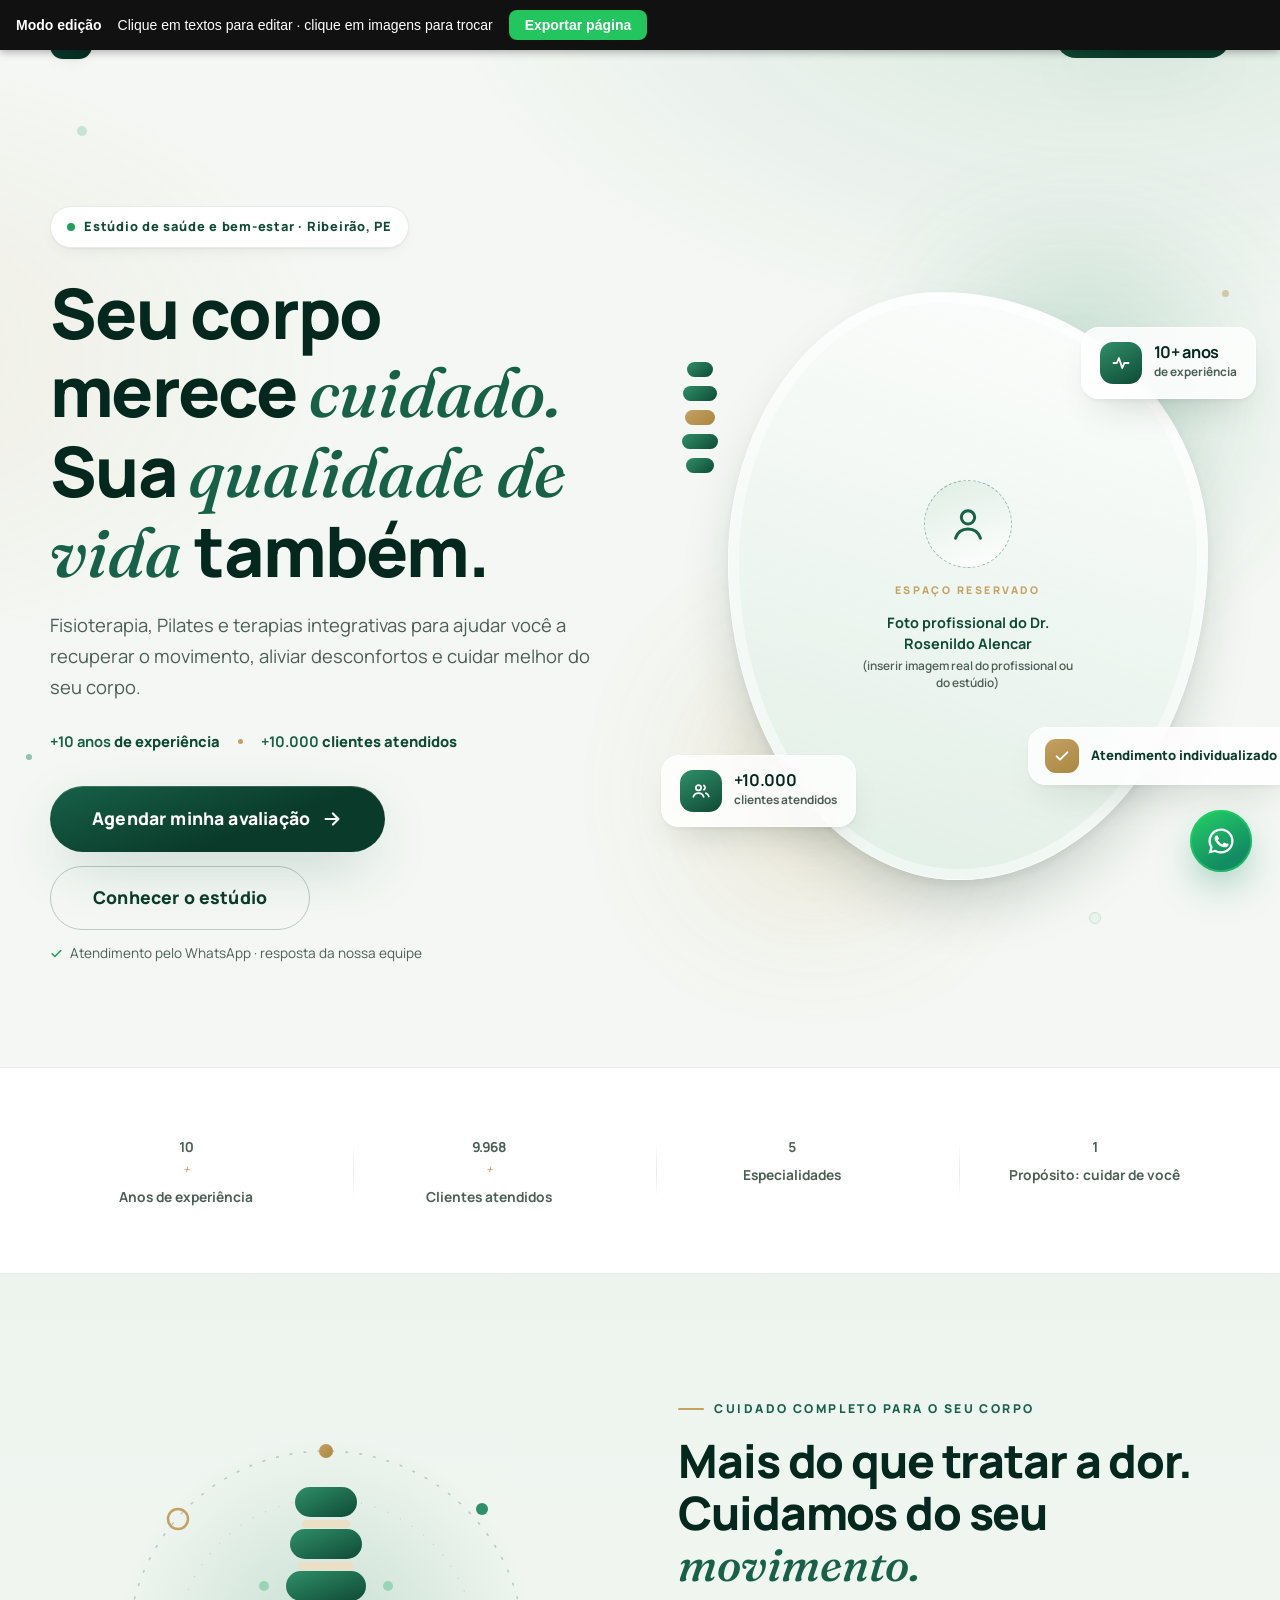
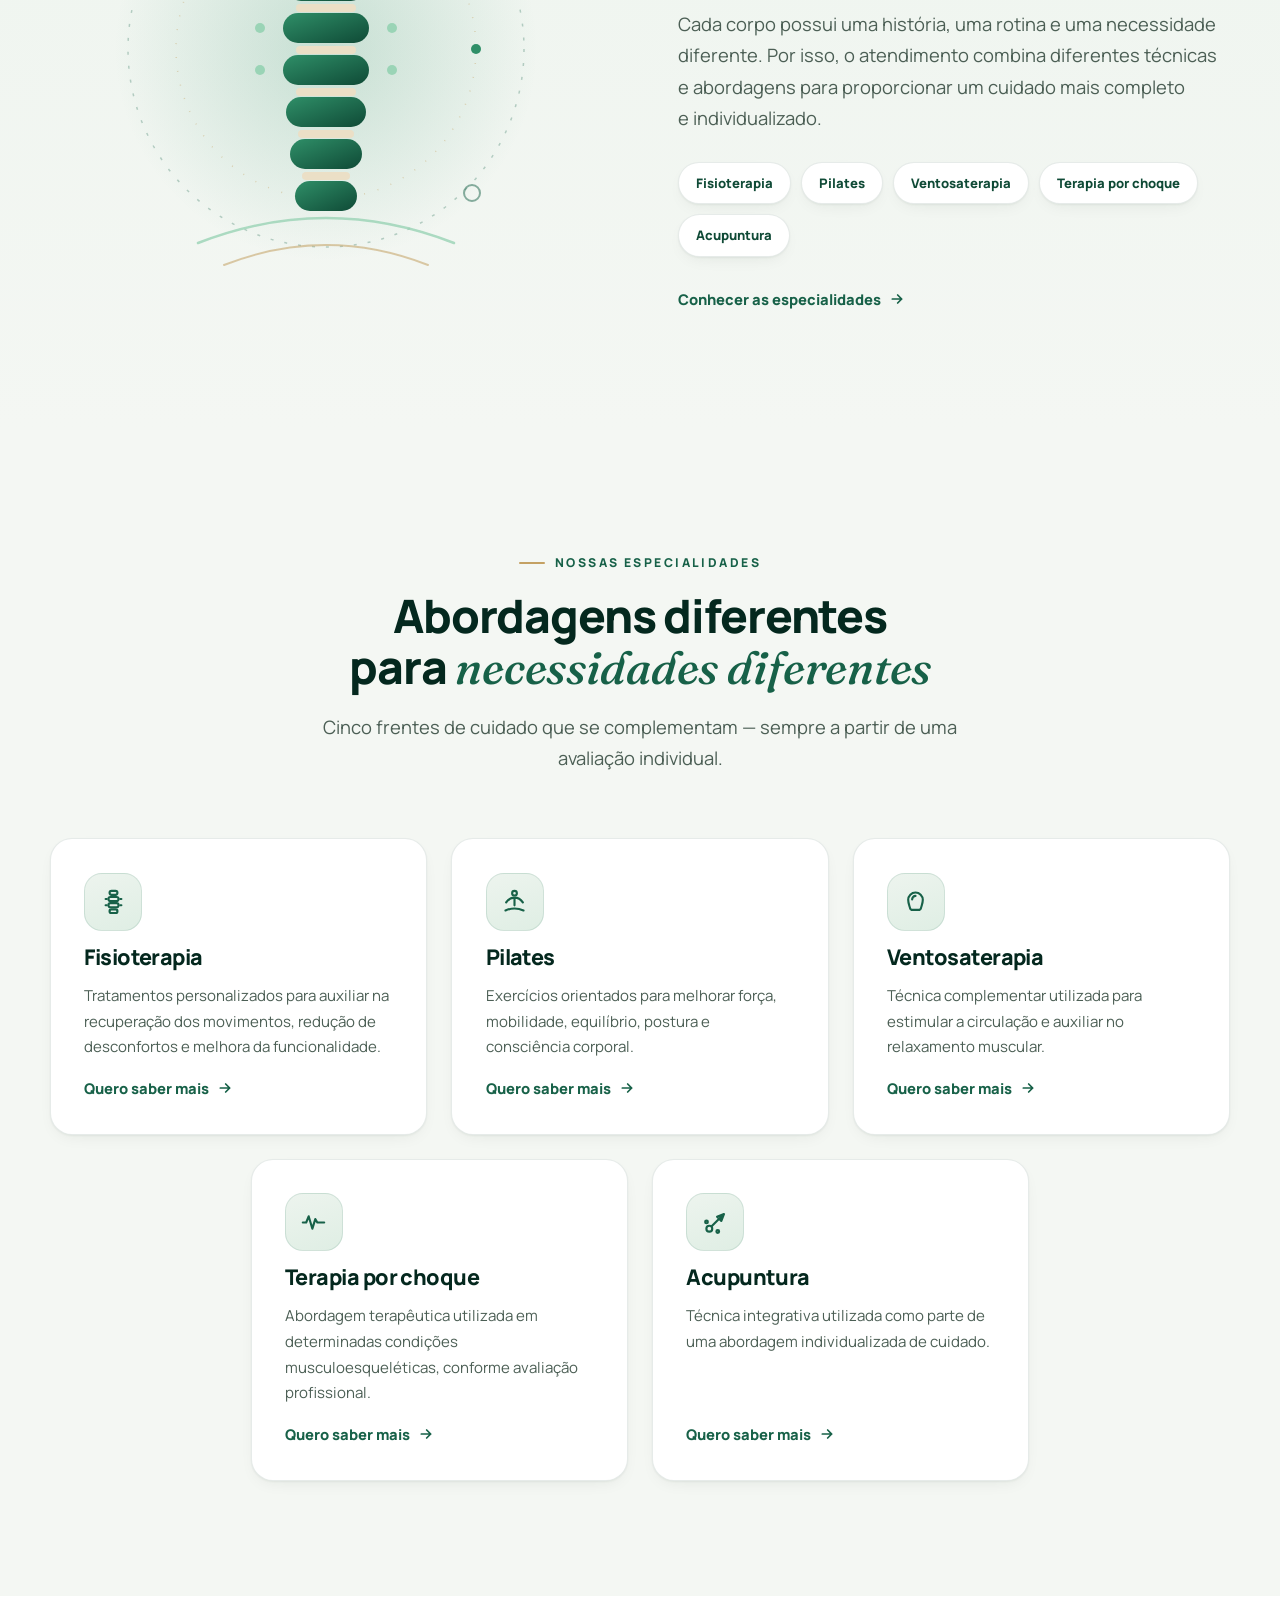
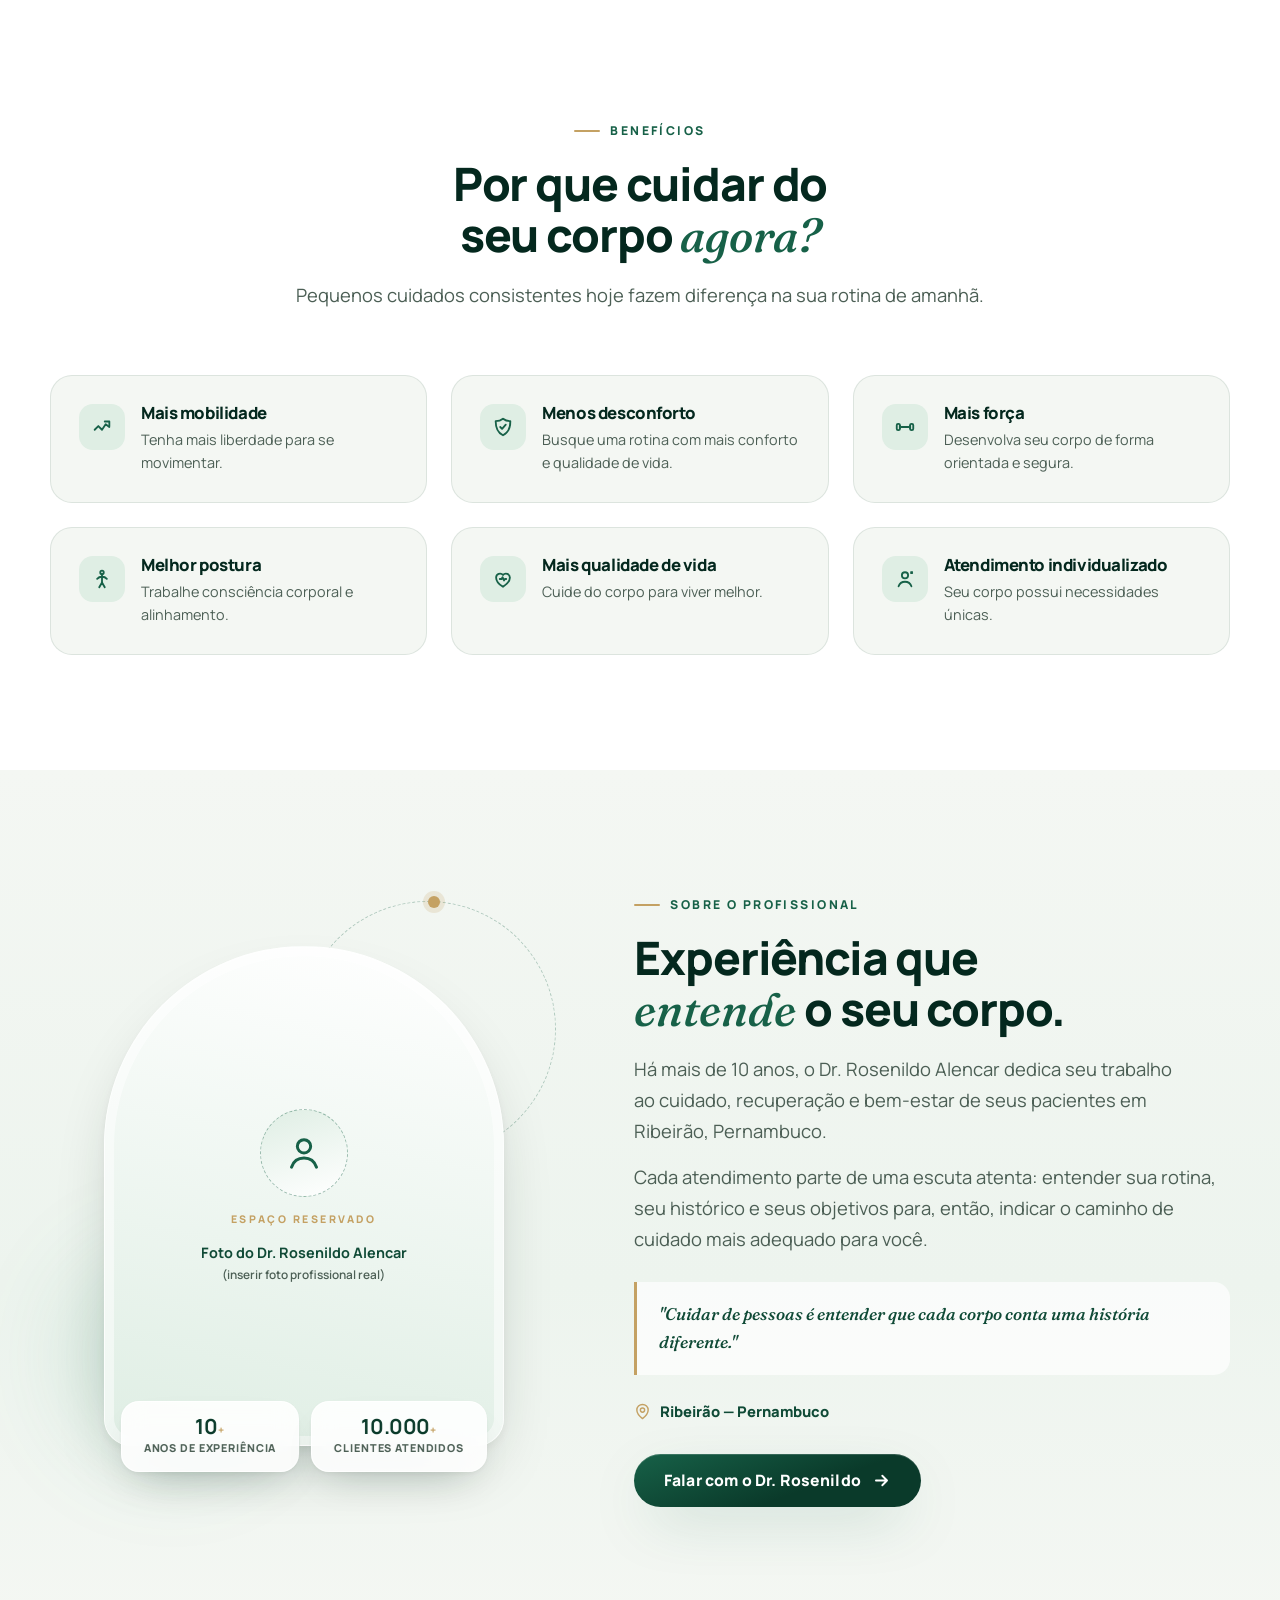
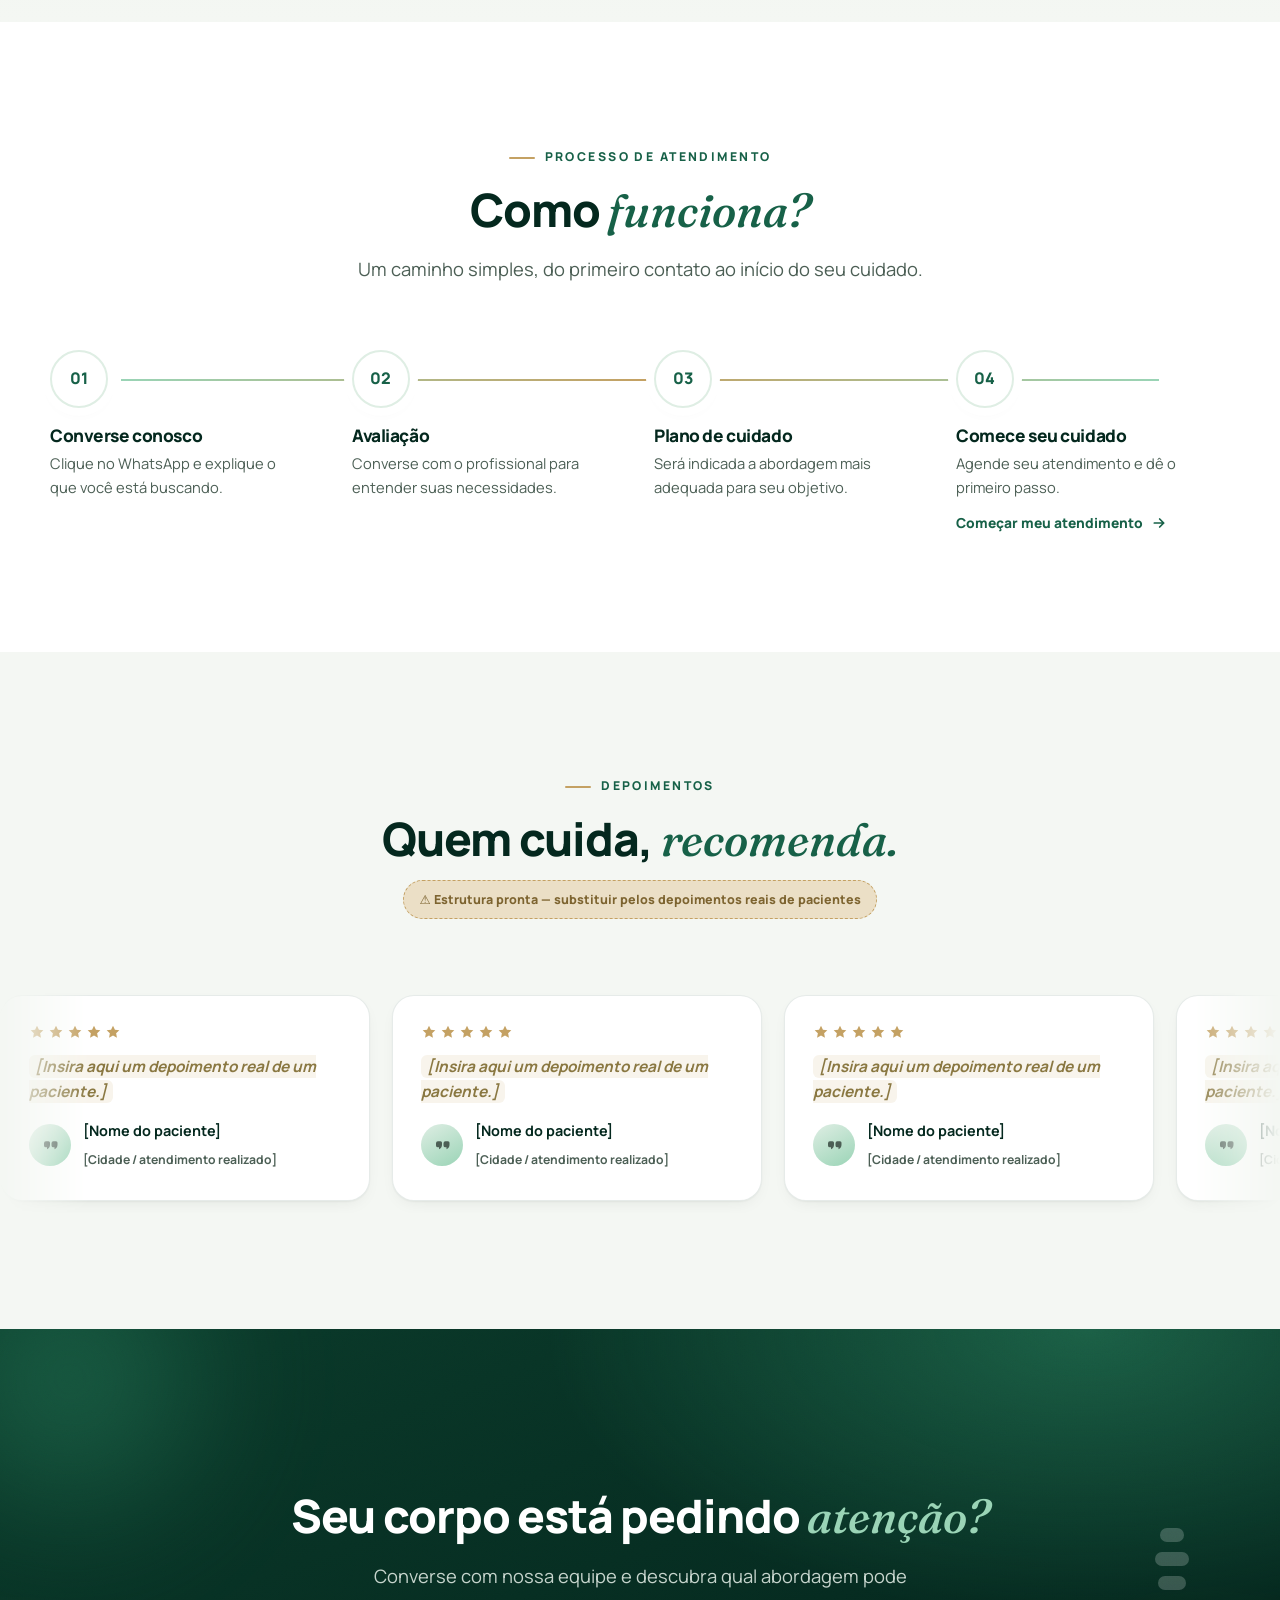
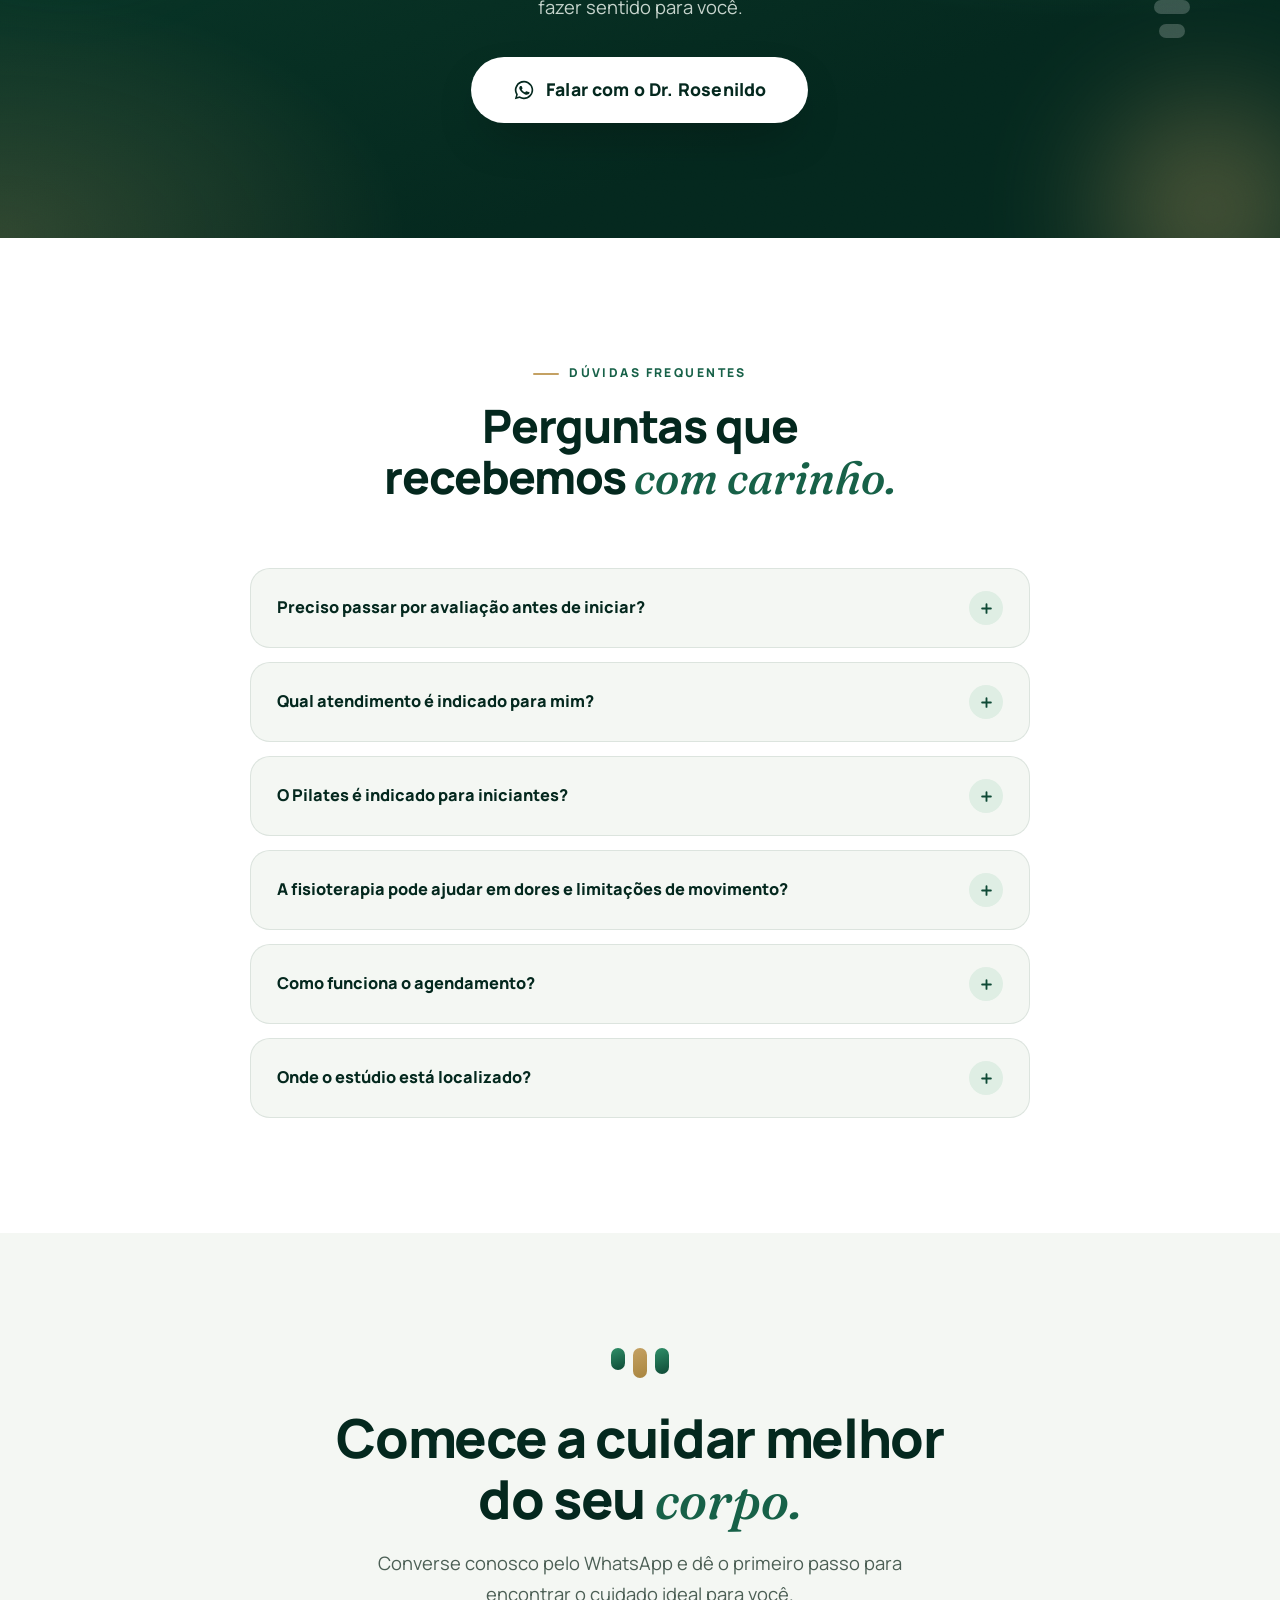
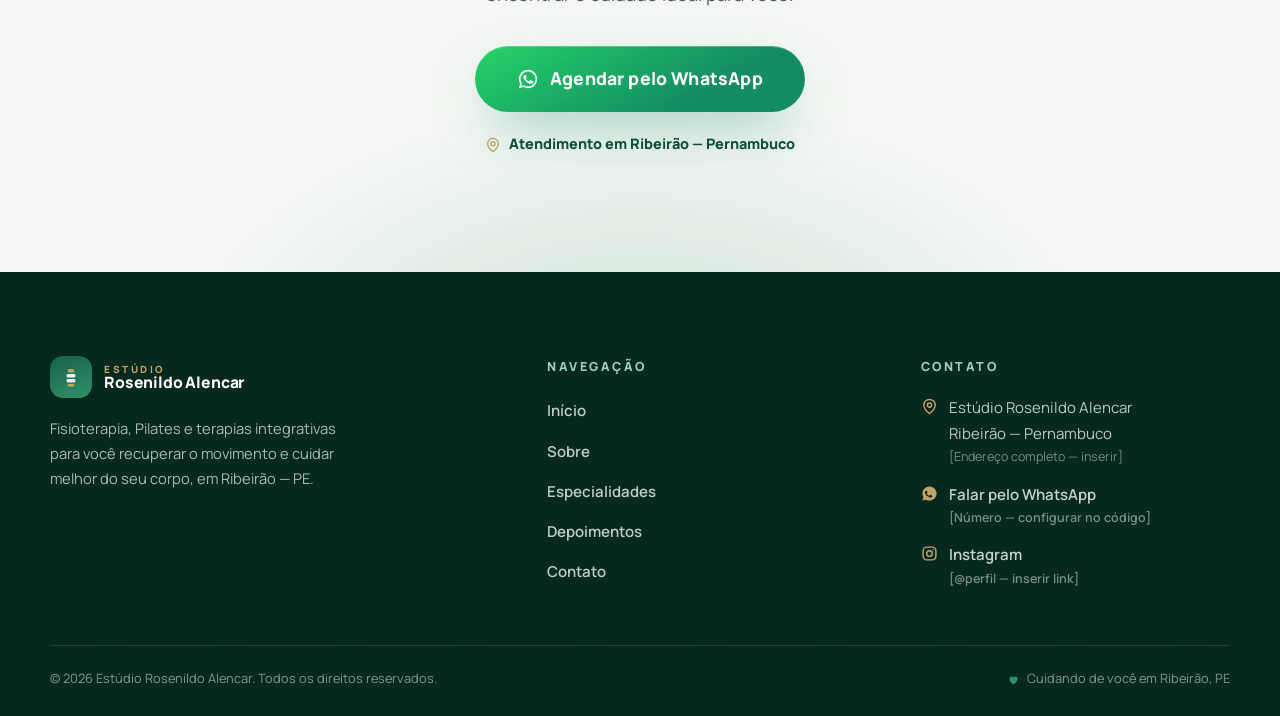
<file: site-estudio-rosenildo/editor.html>
<!DOCTYPE html>
<html lang="pt-BR">
<head>
<meta charset="UTF-8">
<meta name="viewport" content="width=device-width, initial-scale=1.0">
<title>Estúdio Rosenildo Alencar | Fisioterapia, Pilates e Terapias em Ribeirão PE</title>
<meta name="description" content="Fisioterapia, Pilates, ventosaterapia, terapia por choque e acupuntura em Ribeirão, Pernambuco. Conheça o Estúdio Rosenildo Alencar e agende seu atendimento.">
<meta name="theme-color" content="#0A3A2A">

<!-- Open Graph -->
<meta property="og:type" content="website">
<meta property="og:locale" content="pt_BR">
<meta property="og:title" content="Estúdio Rosenildo Alencar | Fisioterapia, Pilates e Terapias em Ribeirão PE">
<meta property="og:description" content="Fisioterapia, Pilates, ventosaterapia, terapia por choque e acupuntura em Ribeirão, Pernambuco. +10 anos de experiência, +10.000 clientes atendidos.">
<!-- [PLACEHOLDER] Adicionar og:image com foto real do estúdio quando disponível:
<meta property="og:image" content="URL_DA_IMAGEM"> -->

<!-- Favicon (monograma verde com colunas — assinatura visual) -->
<link rel="icon" type="image/svg+xml" href="data:image/svg+xml,%3Csvg xmlns='http://www.w3.org/2000/svg' viewBox='0 0 64 64'%3E%3Crect width='64' height='64' rx='16' fill='%230A3A2A'/%3E%3Crect x='26' y='12' width='12' height='8' rx='4' fill='%23C4A163'/%3E%3Crect x='24' y='24' width='16' height='8' rx='4' fill='%23E9F4EC'/%3E%3Crect x='24' y='36' width='16' height='8' rx='4' fill='%23E9F4EC'/%3E%3Crect x='26' y='48' width='12' height='8' rx='4' fill='%23C4A163'/%3E%3C/svg%3E">

<!-- Fontes: Manrope (base) + Fraunces itálica (acentos editoriais) -->
<link rel="preconnect" href="https://fonts.googleapis.com">
<link rel="preconnect" href="https://fonts.gstatic.com" crossorigin>
<link href="https://fonts.googleapis.com/css2?family=Fraunces:ital,opsz,wght@1,9..144,500;1,9..144,600&family=Manrope:wght@400;500;600;700;800&display=swap" rel="stylesheet">

<!-- Schema.org — somente informações realmente fornecidas.
     [PLACEHOLDER] Adicionar "telephone", "streetAddress", "url" e "openingHours" quando confirmados. -->
<script type="application/ld+json">
{
  "@context": "https://schema.org",
  "@type": "HealthAndBeautyBusiness",
  "name": "Estúdio Rosenildo Alencar",
  "description": "Fisioterapia, Pilates, ventosaterapia, terapia por choque e acupuntura em Ribeirão, Pernambuco.",
  "founder": { "@type": "Person", "name": "Rosenildo Alencar" },
  "address": {
    "@type": "PostalAddress",
    "addressLocality": "Ribeirão",
    "addressRegion": "PE",
    "addressCountry": "BR"
  },
  "knowsAbout": ["Fisioterapia", "Pilates", "Ventosaterapia", "Terapia por choque", "Acupuntura"]
}
</script>

<link rel="stylesheet" href="css/style.css">
<noscript><style>.reveal,.reveal-scale,.blur-reveal{opacity:1;transform:none;filter:none}.steps::before{transform:scaleX(1)}.t-viewport{overflow-x:auto}</style></noscript>
</head>
<body>
<a class="skip-link" href="#inicio">Pular para o conteúdo</a>

<!-- ============ HEADER ============ -->
<header class="header" id="topo">
  <div class="container">
    <a class="brand" href="#inicio" aria-label="Estúdio Rosenildo Alencar — voltar ao início">
      <span class="brand-mark" aria-hidden="true">
        <svg viewBox="0 0 24 24" fill="none"><rect x="8" y="2.5" width="8" height="4" rx="2" fill="#C4A163"/><rect x="6.5" y="8.5" width="11" height="4" rx="2" fill="#E9F4EC"/><rect x="6.5" y="14.5" width="11" height="4" rx="2" fill="#E9F4EC"/><rect x="8" y="20.5" width="8" height="3" rx="1.5" fill="#C4A163"/></svg>
      </span>
      <span class="brand-name">
        <small>ESTÚDIO</small>
        <span>Rosenildo Alencar</span>
      </span>
    </a>

    <nav class="nav" aria-label="Navegação principal">
      <a href="#inicio">Início</a>
      <a href="#sobre">Sobre</a>
      <a href="#especialidades">Especialidades</a>
      <a href="#beneficios">Benefícios</a>
      <a href="#depoimentos">Depoimentos</a>
      <a href="#contato">Contato</a>
      <button class="btn btn-primary header-cta" type="button" data-wa data-wa-msg="Olá! Vim pelo site do Estúdio Rosenildo Alencar e gostaria de agendar uma avaliação." data-magnetic>
        Agendar avaliação
      </button>
    </nav>

    <button class="burger" type="button" aria-label="Abrir menu" aria-expanded="false" aria-controls="painelMenu">
      <span></span>
    </button>
  </div>
</header>

<!-- Menu mobile -->
<div class="nav-panel" id="painelMenu" aria-label="Menu">
  <a href="#inicio">Início <svg viewBox="0 0 24 24" fill="none" stroke="currentColor" stroke-width="2.4" stroke-linecap="round" stroke-linejoin="round"><path d="M9 6l6 6-6 6"/></svg></a>
  <a href="#sobre">Sobre <svg viewBox="0 0 24 24" fill="none" stroke="currentColor" stroke-width="2.4" stroke-linecap="round" stroke-linejoin="round"><path d="M9 6l6 6-6 6"/></svg></a>
  <a href="#especialidades">Especialidades <svg viewBox="0 0 24 24" fill="none" stroke="currentColor" stroke-width="2.4" stroke-linecap="round" stroke-linejoin="round"><path d="M9 6l6 6-6 6"/></svg></a>
  <a href="#beneficios">Benefícios <svg viewBox="0 0 24 24" fill="none" stroke="currentColor" stroke-width="2.4" stroke-linecap="round" stroke-linejoin="round"><path d="M9 6l6 6-6 6"/></svg></a>
  <a href="#depoimentos">Depoimentos <svg viewBox="0 0 24 24" fill="none" stroke="currentColor" stroke-width="2.4" stroke-linecap="round" stroke-linejoin="round"><path d="M9 6l6 6-6 6"/></svg></a>
  <a href="#contato">Contato <svg viewBox="0 0 24 24" fill="none" stroke="currentColor" stroke-width="2.4" stroke-linecap="round" stroke-linejoin="round"><path d="M9 6l6 6-6 6"/></svg></a>
  <button class="btn btn-wa" type="button" data-wa data-wa-msg="Olá! Vim pelo site do Estúdio Rosenildo Alencar e gostaria de agendar uma avaliação.">
    <svg viewBox="0 0 24 24" fill="currentColor"><path d="M12 2a10 10 0 0 0-8.6 15.1L2 22l5.1-1.3A10 10 0 1 0 12 2Zm0 18.2a8.2 8.2 0 0 1-4.2-1.1l-.3-.2-3 .8.8-3-.2-.3A8.2 8.2 0 1 1 12 20.2Zm4.5-6.1c-.2-.1-1.5-.7-1.7-.8-.2-.1-.4-.1-.6.1-.2.2-.7.8-.8 1-.1.2-.3.2-.5.1a6.7 6.7 0 0 1-3.3-2.9c-.2-.4.2-.4.7-1.3.1-.2 0-.4 0-.5l-.8-1.8c-.2-.5-.4-.4-.6-.4h-.5c-.2 0-.5.1-.7.3-.9.9-1.2 2.1-.4 3.6 1.2 2.4 3 4 5.4 5 1.6.7 2.6.6 3.4.4.7-.2 1.5-.7 1.7-1.4.2-.6.2-1.2.1-1.3-.1-.1-.2-.2-.4-.3Z"/></svg>
    Agendar avaliação
  </button>
  <p class="panel-local">
    <svg viewBox="0 0 24 24" fill="none" stroke="currentColor" stroke-width="2" stroke-linecap="round" stroke-linejoin="round"><path d="M20 10c0 6-8 12-8 12s-8-6-8-12a8 8 0 1 1 16 0Z"/><circle cx="12" cy="10" r="3"/></svg>
    Ribeirão — Pernambuco
  </p>
</div>

<main>
<!-- ============ HERO ============ -->
<section class="hero" id="inicio" aria-label="Apresentação">
  <span class="particle p1" aria-hidden="true"></span>
  <span class="particle p2" aria-hidden="true"></span>
  <span class="particle p3" aria-hidden="true"></span>
  <span class="particle p4" aria-hidden="true"></span>

  <div class="container hero-grid">
    <div class="hero-copy">
      <span class="hero-pill blur-reveal"><span class="dot" aria-hidden="true"></span> Estúdio de saúde e bem-estar · Ribeirão, PE</span>

      <h1 class="reveal" style="--d:.08s">
        Seu corpo merece <span class="accent-serif">cuidado.</span><br>
        Sua <span class="accent-serif">qualidade de vida</span> também.
      </h1>

      <p class="lead reveal" style="--d:.18s">
        Fisioterapia, Pilates e terapias integrativas para ajudar você a recuperar o movimento, aliviar desconfortos e cuidar melhor do seu corpo.
      </p>

      <div class="hero-authority reveal" style="--d:.26s">
        <span><strong>+10 anos</strong> de experiência</span>
        <span class="sep" aria-hidden="true"></span>
        <span><strong>+10.000</strong> clientes atendidos</span>
      </div>

      <div class="hero-ctas reveal" style="--d:.34s">
        <button class="btn btn-primary btn-xl" type="button" data-wa data-wa-msg="Olá! Vim pelo site do Estúdio Rosenildo Alencar e gostaria de saber mais sobre os atendimentos e agendar uma avaliação." data-magnetic>
          Agendar minha avaliação
          <svg viewBox="0 0 24 24" fill="none" stroke="currentColor" stroke-width="2.4" stroke-linecap="round" stroke-linejoin="round"><path d="M5 12h14M13 6l6 6-6 6"/></svg>
        </button>
        <a class="btn btn-ghost btn-xl" href="#cuidado" data-magnetic>Conhecer o estúdio</a>
      </div>

      <span class="btn-note reveal" style="--d:.42s">
        <svg viewBox="0 0 24 24" fill="none" stroke="currentColor" stroke-width="3" stroke-linecap="round" stroke-linejoin="round"><path d="M4 12.5l5 5L20 6.5"/></svg>
        Atendimento pelo WhatsApp · resposta da nossa equipe
      </span>
    </div>

    <div class="hero-visual reveal-scale" style="--d:.2s">
      <div class="hero-glow" aria-hidden="true" data-depth="14"></div>

      <div class="hero-spine" aria-hidden="true" data-depth="26">
        <i></i><i></i><i></i><i></i><i></i>
      </div>

      <div class="hero-frame">
        <!-- [PLACEHOLDER] Substituir este bloco por: <img src="CAMINHO_DA_FOTO" alt="Dr. Rosenildo Alencar no estúdio" style="width:100%;height:100%;object-fit:cover"> -->
        <div class="photo-placeholder">
          <span class="ph-icon" aria-hidden="true">
            <svg viewBox="0 0 24 24" fill="none" stroke="currentColor" stroke-width="1.8" stroke-linecap="round" stroke-linejoin="round"><circle cx="12" cy="8" r="4"/><path d="M4.5 20.5c1.2-3.6 4-5.5 7.5-5.5s6.3 1.9 7.5 5.5"/></svg>
          </span>
          <small>Espaço reservado</small>
          <p>Foto profissional do Dr. Rosenildo Alencar
            <em>(inserir imagem real do profissional ou do estúdio)</em>
          </p>
        </div>
      </div>

      <div class="float-card fc-exp" data-depth="34">
        <span class="fc-icon" aria-hidden="true">
          <svg viewBox="0 0 24 24" fill="none" stroke="currentColor" stroke-width="2.2" stroke-linecap="round" stroke-linejoin="round"><path d="M3 12h4l2.5-6 4 12 2.5-6h5"/></svg>
        </span>
        <span><b>10+ anos</b><span>de experiência</span></span>
      </div>

      <div class="float-card fc-clients" data-depth="30">
        <span class="fc-icon" aria-hidden="true">
          <svg viewBox="0 0 24 24" fill="none" stroke="currentColor" stroke-width="2.1" stroke-linecap="round" stroke-linejoin="round"><circle cx="9" cy="8" r="3.2"/><path d="M2.8 19c.9-3 3.3-4.6 6.2-4.6s5.3 1.6 6.2 4.6"/><path d="M15.5 5.4a3.2 3.2 0 0 1 0 5.2M17.8 14.6c1.8.6 3 1.9 3.6 4"/></svg>
        </span>
        <span><b>+10.000</b><span>clientes atendidos</span></span>
      </div>

      <div class="float-card fc-check" data-depth="22">
        <span class="fc-icon" aria-hidden="true">
          <svg viewBox="0 0 24 24" fill="none" stroke="currentColor" stroke-width="3" stroke-linecap="round" stroke-linejoin="round"><path d="M4 12.5l5 5L20 6.5"/></svg>
        </span>
        <span>Atendimento individualizado</span>
      </div>
    </div>
  </div>
</section>

<!-- ============ PROVA SOCIAL / NÚMEROS ============ -->
<section class="stats" aria-label="Números do estúdio">
  <div class="container stats-grid" data-stagger>
    <div class="stat reveal">
      <b><span class="count" data-count="10">0</span><span class="plus">+</span></b>
      <span>Anos de experiência</span>
    </div>
    <div class="stat reveal">
      <b><span class="count" data-count="10000">0</span><span class="plus">+</span></b>
      <span>Clientes atendidos</span>
    </div>
    <div class="stat reveal">
      <b><span class="count" data-count="5">0</span></b>
      <span>Especialidades</span>
    </div>
    <div class="stat reveal">
      <b><span class="count" data-count="1">0</span></b>
      <span>Propósito: cuidar de você</span>
    </div>
  </div>
</section>

<!-- ============ CUIDADO COMPLETO ============ -->
<section class="section care" id="cuidado" aria-label="Cuidado completo para o seu corpo">
  <div class="container care-grid">
    <div class="care-art reveal-scale" aria-hidden="true">
      <svg viewBox="0 0 440 520" role="img" aria-label="Composição abstrata de uma coluna vertebral com linhas de movimento">
        <defs>
          <linearGradient id="gSpine" x1="0" y1="0" x2="1" y2="1">
            <stop offset="0" stop-color="#2F8F68"/><stop offset="1" stop-color="#0F4A36"/>
          </linearGradient>
          <linearGradient id="gGold" x1="0" y1="0" x2="1" y2="1">
            <stop offset="0" stop-color="#C4A163"/><stop offset="1" stop-color="#A9863F"/>
          </linearGradient>
          <radialGradient id="gGlow" cx="50%" cy="50%" r="50%">
            <stop offset="0" stop-color="#2F8F68" stop-opacity=".22"/><stop offset="1" stop-color="#2F8F68" stop-opacity="0"/>
          </radialGradient>
        </defs>

        <circle cx="220" cy="258" r="212" fill="url(#gGlow)"/>

        <g class="orbit-slow">
          <circle cx="220" cy="258" r="198" fill="none" stroke="#176148" stroke-opacity=".28" stroke-width="1.5" stroke-dasharray="3 11"/>
          <circle cx="220" cy="60" r="7" fill="url(#gGold)"/>
        </g>
        <g class="orbit-fast">
          <circle cx="220" cy="258" r="150" fill="none" stroke="#C4A163" stroke-opacity=".4" stroke-width="1.5" stroke-dasharray="1 13"/>
          <circle cx="370" cy="258" r="5" fill="#2F8F68"/>
        </g>

        <g class="spine-group">
          <rect x="189" y="96"  width="62" height="30" rx="15" fill="url(#gSpine)"/>
          <rect x="196" y="129" width="48" height="8"  rx="4"  fill="#EBDFC6"/>
          <rect x="184" y="138" width="72" height="30" rx="15" fill="url(#gSpine)"/>
          <rect x="192" y="171" width="56" height="8"  rx="4"  fill="#EBDFC6"/>
          <rect x="180" y="180" width="80" height="30" rx="15" fill="url(#gSpine)"/>
          <rect x="190" y="213" width="60" height="8"  rx="4"  fill="#EBDFC6"/>
          <rect x="177" y="222" width="86" height="30" rx="15" fill="url(#gSpine)"/>
          <rect x="190" y="255" width="60" height="8"  rx="4"  fill="#EBDFC6"/>
          <rect x="177" y="264" width="86" height="30" rx="15" fill="url(#gSpine)"/>
          <rect x="190" y="297" width="60" height="8"  rx="4"  fill="#EBDFC6"/>
          <rect x="180" y="306" width="80" height="30" rx="15" fill="url(#gSpine)"/>
          <rect x="192" y="339" width="56" height="8"  rx="4"  fill="#EBDFC6"/>
          <rect x="184" y="348" width="72" height="30" rx="15" fill="url(#gSpine)"/>
          <rect x="196" y="381" width="48" height="8"  rx="4"  fill="#EBDFC6"/>
          <rect x="189" y="390" width="62" height="30" rx="15" fill="url(#gSpine)"/>

          <circle cx="158" cy="195" r="5" fill="#9AD4B6"/><circle cx="282" cy="195" r="5" fill="#9AD4B6"/>
          <circle cx="154" cy="237" r="5" fill="#9AD4B6"/><circle cx="286" cy="237" r="5" fill="#9AD4B6"/>
          <circle cx="154" cy="279" r="5" fill="#9AD4B6"/><circle cx="286" cy="279" r="5" fill="#9AD4B6"/>
        </g>

        <path d="M92 452 Q220 402 348 452" fill="none" stroke="#9AD4B6" stroke-width="2.5" stroke-linecap="round" stroke-opacity=".8"/>
        <path d="M118 474 Q220 434 322 474" fill="none" stroke="#C4A163" stroke-width="2" stroke-linecap="round" stroke-opacity=".55"/>

        <circle class="svg-float"    cx="72"  cy="128" r="10" fill="none" stroke="#C4A163" stroke-width="2.5"/>
        <circle class="svg-float d2" cx="376" cy="118" r="6"  fill="#2F8F68"/>
        <circle class="svg-float d3" cx="366" cy="402" r="8"  fill="none" stroke="#176148" stroke-opacity=".5" stroke-width="2"/>
      </svg>
    </div>

    <div class="care-copy">
      <div class="section-head left" style="margin-bottom:0">
        <span class="eyebrow reveal">Cuidado completo para o seu corpo</span>
        <h2 class="reveal" style="--d:.08s">Mais do que tratar a dor.<br>Cuidamos do seu <span class="accent-serif">movimento.</span></h2>
        <p class="lead reveal" style="--d:.16s">
          Cada corpo possui uma história, uma rotina e uma necessidade diferente. Por isso, o atendimento combina diferentes técnicas e abordagens para proporcionar um cuidado mais completo e individualizado.
        </p>
      </div>
      <ul class="care-tags reveal" style="--d:.24s" data-stagger>
        <li>Fisioterapia</li>
        <li>Pilates</li>
        <li>Ventosaterapia</li>
        <li>Terapia por choque</li>
        <li>Acupuntura</li>
      </ul>
      <a class="link-arrow reveal" style="--d:.32s" href="#especialidades">
        Conhecer as especialidades
        <svg viewBox="0 0 24 24" fill="none" stroke="currentColor" stroke-width="2.6" stroke-linecap="round" stroke-linejoin="round"><path d="M5 12h14M13 6l6 6-6 6"/></svg>
      </a>
    </div>
  </div>
</section>

<!-- ============ ESPECIALIDADES ============ -->
<section class="section" id="especialidades" aria-label="Nossas especialidades">
  <div class="container">
    <div class="section-head">
      <span class="eyebrow reveal">Nossas especialidades</span>
      <h2 class="reveal" style="--d:.08s">Abordagens diferentes para <span class="accent-serif">necessidades diferentes</span></h2>
      <p class="lead reveal" style="--d:.16s">Cinco frentes de cuidado que se complementam — sempre a partir de uma avaliação individual.</p>
    </div>

    <div class="spec-grid" data-stagger>
      <article class="spec-card reveal">
        <span class="spec-icon" aria-hidden="true">
          <svg viewBox="0 0 24 24" fill="none" stroke="currentColor" stroke-width="1.9" stroke-linecap="round" stroke-linejoin="round"><rect x="8.5" y="2.5" width="7" height="3.6" rx="1.8"/><rect x="7.5" y="8" width="9" height="3.6" rx="1.8"/><rect x="7.5" y="13.5" width="9" height="3.6" rx="1.8"/><rect x="8.5" y="19" width="7" height="3.2" rx="1.6"/><path d="M5 9.8h1M18 9.8h1M5 15.3h1M18 15.3h1"/></svg>
        </span>
        <h3>Fisioterapia</h3>
        <p>Tratamentos personalizados para auxiliar na recuperação dos movimentos, redução de desconfortos e melhora da funcionalidade.</p>
        <button class="link-arrow" type="button" data-wa data-wa-msg="Olá! Vim pelo site do Estúdio Rosenildo Alencar e gostaria de saber mais sobre Fisioterapia.">
          Quero saber mais
          <svg viewBox="0 0 24 24" fill="none" stroke="currentColor" stroke-width="2.6" stroke-linecap="round" stroke-linejoin="round"><path d="M5 12h14M13 6l6 6-6 6"/></svg>
        </button>
      </article>

      <article class="spec-card reveal">
        <span class="spec-icon" aria-hidden="true">
          <svg viewBox="0 0 24 24" fill="none" stroke="currentColor" stroke-width="1.9" stroke-linecap="round" stroke-linejoin="round"><circle cx="12" cy="4.6" r="2.1"/><path d="M4 20c2.6-1.2 5-1.8 8-1.8s5.4.6 8 1.8"/><path d="M12 8.6c-3 0-5.6 1.5-7.4 4.2M12 8.6c3 0 5.6 1.5 7.4 4.2M12 8.6v6.8"/></svg>
        </span>
        <h3>Pilates</h3>
        <p>Exercícios orientados para melhorar força, mobilidade, equilíbrio, postura e consciência corporal.</p>
        <button class="link-arrow" type="button" data-wa data-wa-msg="Olá! Vim pelo site do Estúdio Rosenildo Alencar e gostaria de saber mais sobre Pilates.">
          Quero saber mais
          <svg viewBox="0 0 24 24" fill="none" stroke="currentColor" stroke-width="2.6" stroke-linecap="round" stroke-linejoin="round"><path d="M5 12h14M13 6l6 6-6 6"/></svg>
        </button>
      </article>

      <article class="spec-card reveal">
        <span class="spec-icon" aria-hidden="true">
          <svg viewBox="0 0 24 24" fill="none" stroke="currentColor" stroke-width="1.9" stroke-linecap="round" stroke-linejoin="round"><path d="M5.5 10.5a6.5 6.5 0 0 1 13 0c0 3-1 5-1.6 7.2a2.4 2.4 0 0 1-2.3 1.8H9.4a2.4 2.4 0 0 1-2.3-1.8C6.5 15.5 5.5 13.5 5.5 10.5Z"/><path d="M9 10.2c0-1.8 1.3-3.2 3-3.2"/></svg>
        </span>
        <h3>Ventosaterapia</h3>
        <p>Técnica complementar utilizada para estimular a circulação e auxiliar no relaxamento muscular.</p>
        <button class="link-arrow" type="button" data-wa data-wa-msg="Olá! Vim pelo site do Estúdio Rosenildo Alencar e gostaria de saber mais sobre Ventosaterapia.">
          Quero saber mais
          <svg viewBox="0 0 24 24" fill="none" stroke="currentColor" stroke-width="2.6" stroke-linecap="round" stroke-linejoin="round"><path d="M5 12h14M13 6l6 6-6 6"/></svg>
        </button>
      </article>

      <article class="spec-card reveal">
        <span class="spec-icon" aria-hidden="true">
          <svg viewBox="0 0 24 24" fill="none" stroke="currentColor" stroke-width="1.9" stroke-linecap="round" stroke-linejoin="round"><path d="M2.5 12h3l2.2-5.5L11 17.5 13.6 9l1.8 3h6.1"/></svg>
        </span>
        <h3>Terapia por choque</h3>
        <p>Abordagem terapêutica utilizada em determinadas condições musculoesqueléticas, conforme avaliação profissional.</p>
        <button class="link-arrow" type="button" data-wa data-wa-msg="Olá! Vim pelo site do Estúdio Rosenildo Alencar e gostaria de saber mais sobre Terapia por choque.">
          Quero saber mais
          <svg viewBox="0 0 24 24" fill="none" stroke="currentColor" stroke-width="2.6" stroke-linecap="round" stroke-linejoin="round"><path d="M5 12h14M13 6l6 6-6 6"/></svg>
        </button>
      </article>

      <article class="spec-card reveal">
        <span class="spec-icon" aria-hidden="true">
          <svg viewBox="0 0 24 24" fill="none" stroke="currentColor" stroke-width="1.9" stroke-linecap="round" stroke-linejoin="round"><path d="M19.5 4.5 8.8 15.2M19.5 4.5l-2.3 6.1-3.8-3.8 6.1-2.3Z"/><circle cx="6.5" cy="17.5" r="2.6"/><circle cx="14" cy="20" r="1.2"/><circle cx="4" cy="11.5" r="1.2"/></svg>
        </span>
        <h3>Acupuntura</h3>
        <p>Técnica integrativa utilizada como parte de uma abordagem individualizada de cuidado.</p>
        <button class="link-arrow" type="button" data-wa data-wa-msg="Olá! Vim pelo site do Estúdio Rosenildo Alencar e gostaria de saber mais sobre Acupuntura.">
          Quero saber mais
          <svg viewBox="0 0 24 24" fill="none" stroke="currentColor" stroke-width="2.6" stroke-linecap="round" stroke-linejoin="round"><path d="M5 12h14M13 6l6 6-6 6"/></svg>
        </button>
      </article>
    </div>
  </div>
</section>

<!-- ============ BENEFÍCIOS ============ -->
<section class="section benefits" id="beneficios" aria-label="Benefícios">
  <div class="container">
    <div class="section-head">
      <span class="eyebrow reveal">Benefícios</span>
      <h2 class="reveal" style="--d:.08s">Por que cuidar do seu corpo <span class="accent-serif">agora?</span></h2>
      <p class="lead reveal" style="--d:.16s">Pequenos cuidados consistentes hoje fazem diferença na sua rotina de amanhã.</p>
    </div>

    <div class="benefit-grid" data-stagger>
      <article class="benefit reveal">
        <span class="benefit-icon" aria-hidden="true">
          <svg viewBox="0 0 24 24" fill="none" stroke="currentColor" stroke-width="2" stroke-linecap="round" stroke-linejoin="round"><path d="M4 15l4-4 4 4 4-6 4 3"/><path d="M15 6h5v5"/></svg>
        </span>
        <div><h3>Mais mobilidade</h3><p>Tenha mais liberdade para se movimentar.</p></div>
      </article>

      <article class="benefit reveal">
        <span class="benefit-icon" aria-hidden="true">
          <svg viewBox="0 0 24 24" fill="none" stroke="currentColor" stroke-width="2" stroke-linecap="round" stroke-linejoin="round"><path d="M12 3c2.5 2 6 2.6 8 2.6 0 8-3.2 13-8 15.4C7.2 18.6 4 13.6 4 5.6 6 5.6 9.5 5 12 3Z"/><path d="M9 12l2 2 4-4.5"/></svg>
        </span>
        <div><h3>Menos desconforto</h3><p>Busque uma rotina com mais conforto e qualidade de vida.</p></div>
      </article>

      <article class="benefit reveal">
        <span class="benefit-icon" aria-hidden="true">
          <svg viewBox="0 0 24 24" fill="none" stroke="currentColor" stroke-width="2" stroke-linecap="round" stroke-linejoin="round"><path d="M8 12h8"/><rect x="3" y="8.6" width="3.4" height="6.8" rx="1.4"/><rect x="17.6" y="8.6" width="3.4" height="6.8" rx="1.4"/><path d="M6.4 10.4v3.2M17.6 10.4v3.2"/></svg>
        </span>
        <div><h3>Mais força</h3><p>Desenvolva seu corpo de forma orientada e segura.</p></div>
      </article>

      <article class="benefit reveal">
        <span class="benefit-icon" aria-hidden="true">
          <svg viewBox="0 0 24 24" fill="none" stroke="currentColor" stroke-width="2" stroke-linecap="round" stroke-linejoin="round"><circle cx="12" cy="4.8" r="1.9"/><path d="M12 6.7v9.1"/><path d="M12 9.5c-2.2 0-4 .8-5.3 2.3M12 9.5c2.2 0 4 .8 5.3 2.3"/><path d="M9 21l3-5.2L15 21"/></svg>
        </span>
        <div><h3>Melhor postura</h3><p>Trabalhe consciência corporal e alinhamento.</p></div>
      </article>

      <article class="benefit reveal">
        <span class="benefit-icon" aria-hidden="true">
          <svg viewBox="0 0 24 24" fill="none" stroke="currentColor" stroke-width="2" stroke-linecap="round" stroke-linejoin="round"><path d="M12 20.5s-7.5-4.7-7.5-10A4.3 4.3 0 0 1 12 7.6a4.3 4.3 0 0 1 7.5 2.9c0 5.3-7.5 10-7.5 10Z"/><path d="M8.5 12h2l1-2 1.6 3.6 1-1.6h1.4"/></svg>
        </span>
        <div><h3>Mais qualidade de vida</h3><p>Cuide do corpo para viver melhor.</p></div>
      </article>

      <article class="benefit reveal">
        <span class="benefit-icon" aria-hidden="true">
          <svg viewBox="0 0 24 24" fill="none" stroke="currentColor" stroke-width="2" stroke-linecap="round" stroke-linejoin="round"><circle cx="12" cy="8" r="3.4"/><path d="M5 20c1.1-3.3 3.7-5 7-5s5.9 1.7 7 5"/><path d="M18.6 4.4l1.2 1.2M19.8 4.4l-1.2 1.2"/></svg>
        </span>
        <div><h3>Atendimento individualizado</h3><p>Seu corpo possui necessidades únicas.</p></div>
      </article>
    </div>
  </div>
</section>

<!-- ============ SOBRE O DR. ROSENILDO ============ -->
<section class="section about" id="sobre" aria-label="Sobre o Dr. Rosenildo Alencar">
  <div class="container about-grid">
    <div class="about-visual reveal-scale">
      <span class="about-ring" aria-hidden="true"></span>
      <span class="about-blob" aria-hidden="true"></span>

      <div class="about-frame">
        <!-- [PLACEHOLDER] Substituir este bloco por: <img src="CAMINHO_DA_FOTO" alt="Dr. Rosenildo Alencar" style="width:100%;height:100%;object-fit:cover"> -->
        <div class="photo-placeholder">
          <span class="ph-icon" aria-hidden="true">
            <svg viewBox="0 0 24 24" fill="none" stroke="currentColor" stroke-width="1.8" stroke-linecap="round" stroke-linejoin="round"><circle cx="12" cy="8" r="4"/><path d="M4.5 20.5c1.2-3.6 4-5.5 7.5-5.5s6.3 1.9 7.5 5.5"/></svg>
          </span>
          <small>Espaço reservado</small>
          <p>Foto do Dr. Rosenildo Alencar
            <em>(inserir foto profissional real)</em>
          </p>
        </div>
      </div>

      <div class="about-chips" data-stagger>
        <div class="chip reveal"><b>10<span class="plus">+</span></b><span>anos de experiência</span></div>
        <div class="chip reveal"><b>10.000<span class="plus">+</span></b><span>clientes atendidos</span></div>
      </div>
    </div>

    <div class="about-copy">
      <span class="eyebrow reveal">Sobre o profissional</span>
      <h2 class="reveal" style="--d:.08s">Experiência que <span class="accent-serif">entende</span> o seu corpo.</h2>
      <p class="lead reveal" style="--d:.16s">
        Há mais de 10 anos, o Dr. Rosenildo Alencar dedica seu trabalho ao cuidado, recuperação e bem-estar de seus pacientes em Ribeirão, Pernambuco.
      </p>
      <p class="lead reveal" style="--d:.22s;margin-top:14px">
        Cada atendimento parte de uma escuta atenta: entender sua rotina, seu histórico e seus objetivos para, então, indicar o caminho de cuidado mais adequado para você.
      </p>

      <blockquote class="about-quote reveal" style="--d:.3s">
        "Cuidar de pessoas é entender que cada corpo conta uma história diferente."
      </blockquote>

      <p class="location-line reveal" style="--d:.36s">
        <svg viewBox="0 0 24 24" fill="none" stroke="currentColor" stroke-width="2" stroke-linecap="round" stroke-linejoin="round"><path d="M20 10c0 6-8 12-8 12s-8-6-8-12a8 8 0 1 1 16 0Z"/><circle cx="12" cy="10" r="3"/></svg>
        Ribeirão — Pernambuco
      </p>

      <button class="btn btn-primary reveal" style="--d:.42s" type="button" data-wa data-wa-msg="Olá! Vim pelo site e gostaria de conversar com o Dr. Rosenildo Alencar sobre um atendimento." data-magnetic>
        Falar com o Dr. Rosenildo
        <svg viewBox="0 0 24 24" fill="none" stroke="currentColor" stroke-width="2.4" stroke-linecap="round" stroke-linejoin="round"><path d="M5 12h14M13 6l6 6-6 6"/></svg>
      </button>
    </div>
  </div>
</section>

<!-- ============ COMO FUNCIONA ============ -->
<section class="section process" aria-label="Como funciona o atendimento">
  <div class="container">
    <div class="section-head">
      <span class="eyebrow reveal">Processo de atendimento</span>
      <h2 class="reveal" style="--d:.08s">Como <span class="accent-serif">funciona?</span></h2>
      <p class="lead reveal" style="--d:.16s">Um caminho simples, do primeiro contato ao início do seu cuidado.</p>
    </div>

    <div class="steps" data-stagger>
      <div class="step reveal">
        <span class="step-num">01</span>
        <h3>Converse conosco</h3>
        <p>Clique no WhatsApp e explique o que você está buscando.</p>
      </div>
      <div class="step reveal">
        <span class="step-num">02</span>
        <h3>Avaliação</h3>
        <p>Converse com o profissional para entender suas necessidades.</p>
      </div>
      <div class="step reveal">
        <span class="step-num">03</span>
        <h3>Plano de cuidado</h3>
        <p>Será indicada a abordagem mais adequada para seu objetivo.</p>
      </div>
      <div class="step reveal">
        <span class="step-num">04</span>
        <h3>Comece seu cuidado</h3>
        <p>Agende seu atendimento e dê o primeiro passo.</p>
        <button class="link-arrow" type="button" data-wa data-wa-msg="Olá! Vim pelo site do Estúdio Rosenildo Alencar e quero começar meu atendimento.">
          Começar meu atendimento
          <svg viewBox="0 0 24 24" fill="none" stroke="currentColor" stroke-width="2.6" stroke-linecap="round" stroke-linejoin="round"><path d="M5 12h14M13 6l6 6-6 6"/></svg>
        </button>
      </div>
    </div>
  </div>
</section>

<!-- ============ DEPOIMENTOS ============ -->
<section class="section testimonials" id="depoimentos" aria-label="Depoimentos">
  <div class="container">
    <div class="section-head">
      <span class="eyebrow reveal">Depoimentos</span>
      <h2 class="reveal" style="--d:.08s">Quem cuida, <span class="accent-serif">recomenda.</span></h2>
      <!-- [PLACEHOLDER] Remover o aviso abaixo quando os depoimentos reais forem inseridos -->
      <span class="t-note reveal" style="--d:.16s">⚠ Estrutura pronta — substituir pelos depoimentos reais de pacientes</span>
    </div>
  </div>

  <div class="t-viewport reveal" style="--d:.2s">
    <div class="t-track" id="tTrack">
      <article class="t-card">
        <div class="t-stars" aria-label="5 estrelas">
          <svg viewBox="0 0 24 24" fill="currentColor"><path d="M12 2.5l2.9 6 6.6.9-4.8 4.6 1.2 6.5L12 17.4 6.1 20.5l1.2-6.5L2.5 9.4l6.6-.9 2.9-6Z"/></svg><svg viewBox="0 0 24 24" fill="currentColor"><path d="M12 2.5l2.9 6 6.6.9-4.8 4.6 1.2 6.5L12 17.4 6.1 20.5l1.2-6.5L2.5 9.4l6.6-.9 2.9-6Z"/></svg><svg viewBox="0 0 24 24" fill="currentColor"><path d="M12 2.5l2.9 6 6.6.9-4.8 4.6 1.2 6.5L12 17.4 6.1 20.5l1.2-6.5L2.5 9.4l6.6-.9 2.9-6Z"/></svg><svg viewBox="0 0 24 24" fill="currentColor"><path d="M12 2.5l2.9 6 6.6.9-4.8 4.6 1.2 6.5L12 17.4 6.1 20.5l1.2-6.5L2.5 9.4l6.6-.9 2.9-6Z"/></svg><svg viewBox="0 0 24 24" fill="currentColor"><path d="M12 2.5l2.9 6 6.6.9-4.8 4.6 1.2 6.5L12 17.4 6.1 20.5l1.2-6.5L2.5 9.4l6.6-.9 2.9-6Z"/></svg>
        </div>
        <blockquote><span class="t-ph">[Insira aqui um depoimento real de um paciente.]</span></blockquote>
        <div class="t-who">
          <span class="t-avatar" aria-hidden="true"><svg viewBox="0 0 24 24" fill="currentColor"><path d="M10 7H6.5A2.5 2.5 0 0 0 4 9.5v3A2.5 2.5 0 0 0 6.5 15H8v2.5c2.6-1 4-3 4-6V9a2 2 0 0 0-2-2Zm10 0h-3.5A2.5 2.5 0 0 0 14 9.5v3a2.5 2.5 0 0 0 2.5 2.5H18v2.5c2.6-1 4-3 4-6V9a2 2 0 0 0-2-2Z"/></svg></span>
          <div><b>[Nome do paciente]</b><span>[Cidade / atendimento realizado]</span></div>
        </div>
      </article>

      <article class="t-card">
        <div class="t-stars" aria-label="5 estrelas">
          <svg viewBox="0 0 24 24" fill="currentColor"><path d="M12 2.5l2.9 6 6.6.9-4.8 4.6 1.2 6.5L12 17.4 6.1 20.5l1.2-6.5L2.5 9.4l6.6-.9 2.9-6Z"/></svg><svg viewBox="0 0 24 24" fill="currentColor"><path d="M12 2.5l2.9 6 6.6.9-4.8 4.6 1.2 6.5L12 17.4 6.1 20.5l1.2-6.5L2.5 9.4l6.6-.9 2.9-6Z"/></svg><svg viewBox="0 0 24 24" fill="currentColor"><path d="M12 2.5l2.9 6 6.6.9-4.8 4.6 1.2 6.5L12 17.4 6.1 20.5l1.2-6.5L2.5 9.4l6.6-.9 2.9-6Z"/></svg><svg viewBox="0 0 24 24" fill="currentColor"><path d="M12 2.5l2.9 6 6.6.9-4.8 4.6 1.2 6.5L12 17.4 6.1 20.5l1.2-6.5L2.5 9.4l6.6-.9 2.9-6Z"/></svg><svg viewBox="0 0 24 24" fill="currentColor"><path d="M12 2.5l2.9 6 6.6.9-4.8 4.6 1.2 6.5L12 17.4 6.1 20.5l1.2-6.5L2.5 9.4l6.6-.9 2.9-6Z"/></svg>
        </div>
        <blockquote><span class="t-ph">[Insira aqui um depoimento real de um paciente.]</span></blockquote>
        <div class="t-who">
          <span class="t-avatar" aria-hidden="true"><svg viewBox="0 0 24 24" fill="currentColor"><path d="M10 7H6.5A2.5 2.5 0 0 0 4 9.5v3A2.5 2.5 0 0 0 6.5 15H8v2.5c2.6-1 4-3 4-6V9a2 2 0 0 0-2-2Zm10 0h-3.5A2.5 2.5 0 0 0 14 9.5v3a2.5 2.5 0 0 0 2.5 2.5H18v2.5c2.6-1 4-3 4-6V9a2 2 0 0 0-2-2Z"/></svg></span>
          <div><b>[Nome do paciente]</b><span>[Cidade / atendimento realizado]</span></div>
        </div>
      </article>

      <article class="t-card">
        <div class="t-stars" aria-label="5 estrelas">
          <svg viewBox="0 0 24 24" fill="currentColor"><path d="M12 2.5l2.9 6 6.6.9-4.8 4.6 1.2 6.5L12 17.4 6.1 20.5l1.2-6.5L2.5 9.4l6.6-.9 2.9-6Z"/></svg><svg viewBox="0 0 24 24" fill="currentColor"><path d="M12 2.5l2.9 6 6.6.9-4.8 4.6 1.2 6.5L12 17.4 6.1 20.5l1.2-6.5L2.5 9.4l6.6-.9 2.9-6Z"/></svg><svg viewBox="0 0 24 24" fill="currentColor"><path d="M12 2.5l2.9 6 6.6.9-4.8 4.6 1.2 6.5L12 17.4 6.1 20.5l1.2-6.5L2.5 9.4l6.6-.9 2.9-6Z"/></svg><svg viewBox="0 0 24 24" fill="currentColor"><path d="M12 2.5l2.9 6 6.6.9-4.8 4.6 1.2 6.5L12 17.4 6.1 20.5l1.2-6.5L2.5 9.4l6.6-.9 2.9-6Z"/></svg><svg viewBox="0 0 24 24" fill="currentColor"><path d="M12 2.5l2.9 6 6.6.9-4.8 4.6 1.2 6.5L12 17.4 6.1 20.5l1.2-6.5L2.5 9.4l6.6-.9 2.9-6Z"/></svg>
        </div>
        <blockquote><span class="t-ph">[Insira aqui um depoimento real de um paciente.]</span></blockquote>
        <div class="t-who">
          <span class="t-avatar" aria-hidden="true"><svg viewBox="0 0 24 24" fill="currentColor"><path d="M10 7H6.5A2.5 2.5 0 0 0 4 9.5v3A2.5 2.5 0 0 0 6.5 15H8v2.5c2.6-1 4-3 4-6V9a2 2 0 0 0-2-2Zm10 0h-3.5A2.5 2.5 0 0 0 14 9.5v3a2.5 2.5 0 0 0 2.5 2.5H18v2.5c2.6-1 4-3 4-6V9a2 2 0 0 0-2-2Z"/></svg></span>
          <div><b>[Nome do paciente]</b><span>[Cidade / atendimento realizado]</span></div>
        </div>
      </article>
    </div>
  </div>
</section>

<!-- ============ CTA INTERMEDIÁRIO ============ -->
<section class="section cta-band grain" aria-label="Fale com o estúdio">
  <span class="band-blob b1" aria-hidden="true"></span>
  <span class="band-blob b2" aria-hidden="true"></span>
  <span class="band-spine" aria-hidden="true"><i></i><i></i><i></i><i></i><i></i></span>

  <div class="container on-dark">
    <span class="eyebrow reveal">Um primeiro passo simples</span>
    <h2 class="reveal" style="--d:.08s">Seu corpo está pedindo <span class="accent-serif">atenção?</span></h2>
    <p class="lead reveal" style="--d:.16s">Converse com nossa equipe e descubra qual abordagem pode fazer sentido para você.</p>
    <button class="btn btn-light btn-xl reveal" style="--d:.24s" type="button" data-wa data-wa-msg="Olá! Vim pelo site e gostaria de conversar com o Dr. Rosenildo Alencar." data-magnetic>
      <svg viewBox="0 0 24 24" fill="currentColor"><path d="M12 2a10 10 0 0 0-8.6 15.1L2 22l5.1-1.3A10 10 0 1 0 12 2Zm0 18.2a8.2 8.2 0 0 1-4.2-1.1l-.3-.2-3 .8.8-3-.2-.3A8.2 8.2 0 1 1 12 20.2Zm4.5-6.1c-.2-.1-1.5-.7-1.7-.8-.2-.1-.4-.1-.6.1-.2.2-.7.8-.8 1-.1.2-.3.2-.5.1a6.7 6.7 0 0 1-3.3-2.9c-.2-.4.2-.4.7-1.3.1-.2 0-.4 0-.5l-.8-1.8c-.2-.5-.4-.4-.6-.4h-.5c-.2 0-.5.1-.7.3-.9.9-1.2 2.1-.4 3.6 1.2 2.4 3 4 5.4 5 1.6.7 2.6.6 3.4.4.7-.2 1.5-.7 1.7-1.4.2-.6.2-1.2.1-1.3-.1-.1-.2-.2-.4-.3Z"/></svg>
      Falar com o Dr. Rosenildo
    </button>
  </div>
</section>

<!-- ============ FAQ ============ -->
<section class="section faq" aria-label="Perguntas frequentes">
  <div class="container">
    <div class="section-head">
      <span class="eyebrow reveal">Dúvidas frequentes</span>
      <h2 class="reveal" style="--d:.08s">Perguntas que recebemos <span class="accent-serif">com carinho.</span></h2>
    </div>

    <div class="faq-list" data-stagger>
      <div class="faq-item reveal">
        <button class="faq-q" type="button" aria-expanded="false">
          Preciso passar por avaliação antes de iniciar?
          <span class="faq-icon" aria-hidden="true"><svg viewBox="0 0 24 24" fill="none" stroke="currentColor" stroke-width="3" stroke-linecap="round"><path d="M12 5v14M5 12h14"/></svg></span>
        </button>
        <div class="faq-a"><div><p>Sim. A avaliação inicial é o momento de entender seu histórico, sua rotina e suas necessidades. É a partir dela que o profissional indica a abordagem mais adequada para o seu caso.</p></div></div>
      </div>

      <div class="faq-item reveal">
        <button class="faq-q" type="button" aria-expanded="false">
          Qual atendimento é indicado para mim?
          <span class="faq-icon" aria-hidden="true"><svg viewBox="0 0 24 24" fill="none" stroke="currentColor" stroke-width="3" stroke-linecap="round"><path d="M12 5v14M5 12h14"/></svg></span>
        </button>
        <div class="faq-a"><div><p>Depende de cada pessoa. Como cada corpo tem uma necessidade diferente, a indicação é feita de forma individualizada, após conversa e avaliação. Fale conosco pelo WhatsApp e conte o que você está buscando — a partir daí orientamos os próximos passos.</p></div></div>
      </div>

      <div class="faq-item reveal">
        <button class="faq-q" type="button" aria-expanded="false">
          O Pilates é indicado para iniciantes?
          <span class="faq-icon" aria-hidden="true"><svg viewBox="0 0 24 24" fill="none" stroke="currentColor" stroke-width="3" stroke-linecap="round"><path d="M12 5v14M5 12h14"/></svg></span>
        </button>
        <div class="faq-a"><div><p>Sim. Os exercícios são orientados e progressivos, respeitando a condição e o ritmo de cada pessoa — inclusive de quem nunca praticou nenhuma atividade.</p></div></div>
      </div>

      <div class="faq-item reveal">
        <button class="faq-q" type="button" aria-expanded="false">
          A fisioterapia pode ajudar em dores e limitações de movimento?
          <span class="faq-icon" aria-hidden="true"><svg viewBox="0 0 24 24" fill="none" stroke="currentColor" stroke-width="3" stroke-linecap="round"><path d="M12 5v14M5 12h14"/></svg></span>
        </button>
        <div class="faq-a"><div><p>A fisioterapia pode auxiliar em diversos quadros de desconforto e limitação de movimento. Cada caso é único, por isso a conduta é sempre definida após avaliação profissional — sem promessas de resultado, com cuidado responsável.</p></div></div>
      </div>

      <div class="faq-item reveal">
        <button class="faq-q" type="button" aria-expanded="false">
          Como funciona o agendamento?
          <span class="faq-icon" aria-hidden="true"><svg viewBox="0 0 24 24" fill="none" stroke="currentColor" stroke-width="3" stroke-linecap="round"><path d="M12 5v14M5 12h14"/></svg></span>
        </button>
        <div class="faq-a"><div><p>É simples: clique em qualquer botão de WhatsApp desta página, envie sua mensagem e nossa equipe orienta você sobre horários e disponibilidade.</p></div></div>
      </div>

      <div class="faq-item reveal">
        <button class="faq-q" type="button" aria-expanded="false">
          Onde o estúdio está localizado?
          <span class="faq-icon" aria-hidden="true"><svg viewBox="0 0 24 24" fill="none" stroke="currentColor" stroke-width="3" stroke-linecap="round"><path d="M12 5v14M5 12h14"/></svg></span>
        </button>
        <div class="faq-a"><div><p>O estúdio fica em Ribeirão, Pernambuco. <span class="ph-mark">[Endereço completo — inserir quando confirmado]</span> Ao entrar em contato pelo WhatsApp, enviamos a localização exata.</p></div></div>
      </div>
    </div>
  </div>
</section>

<!-- ============ CTA FINAL ============ -->
<section class="section final-cta" id="contato" aria-label="Agende pelo WhatsApp">
  <div class="container">
    <div class="final-spine reveal" aria-hidden="true"><i></i><i></i><i></i></div>
    <h2 class="reveal" style="--d:.06s">Comece a cuidar melhor <br>do seu <span class="accent-serif">corpo.</span></h2>
    <p class="lead reveal" style="--d:.14s;max-width:34rem;margin-inline:auto">
      Converse conosco pelo WhatsApp e dê o primeiro passo para encontrar o cuidado ideal para você.
    </p>
    <button class="btn btn-wa btn-xl reveal" style="--d:.22s" type="button" data-wa data-wa-msg="Olá! Vim pelo site do Estúdio Rosenildo Alencar e gostaria de agendar pelo WhatsApp." data-magnetic>
      <svg viewBox="0 0 24 24" fill="currentColor"><path d="M12 2a10 10 0 0 0-8.6 15.1L2 22l5.1-1.3A10 10 0 1 0 12 2Zm0 18.2a8.2 8.2 0 0 1-4.2-1.1l-.3-.2-3 .8.8-3-.2-.3A8.2 8.2 0 1 1 12 20.2Zm4.5-6.1c-.2-.1-1.5-.7-1.7-.8-.2-.1-.4-.1-.6.1-.2.2-.7.8-.8 1-.1.2-.3.2-.5.1a6.7 6.7 0 0 1-3.3-2.9c-.2-.4.2-.4.7-1.3.1-.2 0-.4 0-.5l-.8-1.8c-.2-.5-.4-.4-.6-.4h-.5c-.2 0-.5.1-.7.3-.9.9-1.2 2.1-.4 3.6 1.2 2.4 3 4 5.4 5 1.6.7 2.6.6 3.4.4.7-.2 1.5-.7 1.7-1.4.2-.6.2-1.2.1-1.3-.1-.1-.2-.2-.4-.3Z"/></svg>
      Agendar pelo WhatsApp
    </button>
    <p class="final-microcopy reveal" style="--d:.3s">
      <svg viewBox="0 0 24 24" fill="none" stroke="currentColor" stroke-width="2" stroke-linecap="round" stroke-linejoin="round"><path d="M20 10c0 6-8 12-8 12s-8-6-8-12a8 8 0 1 1 16 0Z"/><circle cx="12" cy="10" r="3"/></svg>
      Atendimento em Ribeirão — Pernambuco
    </p>
  </div>
</section>
</main>

<!-- ============ FOOTER ============ -->
<footer class="footer grain">
  <div class="container">
    <div class="footer-grid">
      <div>
        <a class="brand" href="#inicio" aria-label="Estúdio Rosenildo Alencar">
          <span class="brand-mark" aria-hidden="true">
            <svg viewBox="0 0 24 24" fill="none"><rect x="8" y="2.5" width="8" height="4" rx="2" fill="#C4A163"/><rect x="6.5" y="8.5" width="11" height="4" rx="2" fill="#E9F4EC"/><rect x="6.5" y="14.5" width="11" height="4" rx="2" fill="#E9F4EC"/><rect x="8" y="20.5" width="8" height="3" rx="1.5" fill="#C4A163"/></svg>
          </span>
          <span class="brand-name">
            <small>ESTÚDIO</small>
            <span>Rosenildo Alencar</span>
          </span>
        </a>
        <p class="footer-desc">Fisioterapia, Pilates e terapias integrativas para você recuperar o movimento e cuidar melhor do seu corpo, em Ribeirão — PE.</p>
      </div>

      <nav aria-label="Links do rodapé">
        <h4>Navegação</h4>
        <ul class="footer-links">
          <li><a href="#inicio">Início</a></li>
          <li><a href="#sobre">Sobre</a></li>
          <li><a href="#especialidades">Especialidades</a></li>
          <li><a href="#depoimentos">Depoimentos</a></li>
          <li><a href="#contato">Contato</a></li>
        </ul>
      </nav>

      <div>
        <h4>Contato</h4>
        <ul class="footer-contact">
          <li>
            <svg viewBox="0 0 24 24" fill="none" stroke="currentColor" stroke-width="2" stroke-linecap="round" stroke-linejoin="round"><path d="M20 10c0 6-8 12-8 12s-8-6-8-12a8 8 0 1 1 16 0Z"/><circle cx="12" cy="10" r="3"/></svg>
            <span>Estúdio Rosenildo Alencar<br>Ribeirão — Pernambuco<br><span class="ph">[Endereço completo — inserir]</span></span>
          </li>
          <li>
            <svg viewBox="0 0 24 24" fill="currentColor"><path d="M12 2a10 10 0 0 0-8.6 15.1L2 22l5.1-1.3A10 10 0 1 0 12 2Zm4.5 14.1c-.2.6-1 1.2-1.7 1.4-.8.2-1.8.3-3.4-.4-2.4-1-4.2-2.6-5.4-5-.8-1.5-.5-2.7.4-3.6.2-.2.5-.3.7-.3h.5c.2 0 .4-.1.6.4l.8 1.8c.1.1.1.3 0 .5-.5.9-.9.9-.7 1.3a6.7 6.7 0 0 0 3.3 2.9c.2.1.4.1.5-.1.1-.2.6-.8.8-1 .2-.2.4-.2.6-.1.2.1 1.5.7 1.7.8.2.1.3.2.4.3.1.1.1.7-.1 1.1Z"/></svg>
            <button type="button" data-wa data-wa-msg="Olá! Vim pelo site do Estúdio Rosenildo Alencar e gostaria de mais informações.">Falar pelo WhatsApp<span class="ph">[Número — configurar no código]</span></button>
          </li>
          <li>
            <svg viewBox="0 0 24 24" fill="none" stroke="currentColor" stroke-width="2" stroke-linecap="round" stroke-linejoin="round"><rect x="3" y="3" width="18" height="18" rx="5"/><circle cx="12" cy="12" r="4"/><circle cx="17.2" cy="6.8" r="1" fill="currentColor" stroke="none"/></svg>
            <a href="#" id="linkInstagram" rel="noopener">Instagram<span class="ph">[@perfil — inserir link]</span></a>
          </li>
        </ul>
      </div>
    </div>

    <div class="footer-bottom">
      <span>© 2026 Estúdio Rosenildo Alencar. Todos os direitos reservados.</span>
      <span class="made">
        <svg viewBox="0 0 24 24" fill="currentColor"><path d="M12 21s-7.5-4.7-7.5-10A4.3 4.3 0 0 1 12 8.1a4.3 4.3 0 0 1 7.5 2.9c0 5.3-7.5 10-7.5 10Z"/></svg>
        Cuidando de você em Ribeirão, PE
      </span>
    </div>
  </div>
</footer>

<!-- ============ WHATSAPP FLUTUANTE ============ -->
<button class="wa-float" type="button" data-wa data-wa-msg="Olá! Vim pelo site do Estúdio Rosenildo Alencar e gostaria de saber mais sobre os atendimentos e agendar uma avaliação." aria-label="Conversar pelo WhatsApp">
  <svg viewBox="0 0 24 24" fill="currentColor" aria-hidden="true"><path d="M12 2a10 10 0 0 0-8.6 15.1L2 22l5.1-1.3A10 10 0 1 0 12 2Zm0 18.2a8.2 8.2 0 0 1-4.2-1.1l-.3-.2-3 .8.8-3-.2-.3A8.2 8.2 0 1 1 12 20.2Zm4.5-6.1c-.2-.1-1.5-.7-1.7-.8-.2-.1-.4-.1-.6.1-.2.2-.7.8-.8 1-.1.2-.3.2-.5.1a6.7 6.7 0 0 1-3.3-2.9c-.2-.4.2-.4.7-1.3.1-.2 0-.4 0-.5l-.8-1.8c-.2-.5-.4-.4-.6-.4h-.5c-.2 0-.5.1-.7.3-.9.9-1.2 2.1-.4 3.6 1.2 2.4 3 4 5.4 5 1.6.7 2.6.6 3.4.4.7-.2 1.5-.7 1.7-1.4.2-.6.2-1.2.1-1.3-.1-.1-.2-.2-.4-.3Z"/></svg>
  <span class="wa-tip">Agende sua avaliação</span>
</button>

<!-- Cursor personalizado (desktop) -->
<span class="cursor-dot" aria-hidden="true"></span>
<span class="cursor-ring" aria-hidden="true"></span>

<script src="js/config.js"></script>
<script src="js/main.js"></script>
<!-- PROSPECTOR-EDITOR-START -->
<link rel="stylesheet" href="css/editor.css">
<div id="pe-bar">
  <strong>Modo edição</strong>
  <span>Clique em textos para editar · clique em imagens para trocar</span>
  <button id="pe-export" type="button">Exportar página</button>
</div>
<input type="file" id="pe-file" accept="image/*" style="display:none">
<script src="js/editor.js"></script>
<!-- PROSPECTOR-EDITOR-END -->
</body>
</html>
</file>
<file: css/style.css>
/* ============================================================
   ESTÚDIO ROSENILDO ALENCAR — Design System
   Luxury Healthcare · Wellness · Technology
   ============================================================ */

/* ---------- 01 · Tokens ---------- */
:root{
  /* Paleta — verde como assinatura */
  --green-950:#04281E;
  --green-900:#0A3A2A;   /* PRIMARY — confiança, saúde */
  --green-800:#0F4A36;
  --green-700:#176148;   /* SECONDARY — vitalidade */
  --green-500:#2F8F68;
  --green-300:#9AD4B6;
  --green-100:#DFEEE4;
  --green-050:#EDF4EE;

  --bg:#F4F7F3;          /* BACKGROUND off-white esverdeado */
  --surface:#FFFFFF;     /* SURFACE */
  --ink:#122019;         /* TEXT grafite esverdeado */
  --muted:#4C5F55;       /* MUTED */

  --accent:#C4A163;      /* ACCENT champagne discreto */
  --accent-soft:#EBDFC6;

  --success:#1FA05F;     /* SUCCESS */
  --wa:#25D366;
  --wa-deep:#128C63;

  --ring:rgba(23,97,72,.55);

  /* Superfícies e sombras */
  --hairline:rgba(10,58,42,.10);
  --shadow-sm:0 1px 2px rgba(8,40,28,.05),0 6px 18px -8px rgba(8,40,28,.10);
  --shadow-md:0 2px 4px rgba(8,40,28,.05),0 18px 40px -18px rgba(8,40,28,.22);
  --shadow-lg:0 4px 8px rgba(8,40,28,.05),0 32px 70px -28px rgba(8,40,28,.32);
  --shadow-glow:0 20px 60px -18px rgba(23,97,72,.35);

  /* Forma */
  --radius:22px;
  --radius-lg:30px;
  --pill:999px;

  /* Tipografia */
  --font-sans:"Manrope",ui-sans-serif,system-ui,-apple-system,"Segoe UI",Roboto,Arial,sans-serif;
  --font-serif:"Fraunces",Georgia,"Times New Roman",serif;

  --fs-hero:clamp(2.35rem,5.4vw + .6rem,4.35rem);
  --fs-h2:clamp(1.85rem,2.6vw + .8rem,2.9rem);
  --fs-h3:clamp(1.15rem,1vw + .8rem,1.35rem);
  --fs-body:clamp(1rem,.3vw + .92rem,1.075rem);

  --container:1180px;
  --header-h:78px;
}

/* ---------- 02 · Base ---------- */
*,*::before,*::after{box-sizing:border-box;margin:0;padding:0}
html{scroll-behavior:smooth;scroll-padding-top:calc(var(--header-h) + 18px)}
html,body{overflow-x:clip}
body{
  font-family:var(--font-sans);
  font-size:var(--fs-body);
  line-height:1.7;
  color:var(--ink);
  background:var(--bg);
  -webkit-font-smoothing:antialiased;
  text-rendering:optimizeLegibility;
}
img,svg{display:block;max-width:100%}
button{font:inherit;color:inherit;background:none;border:0;cursor:pointer}
a{color:inherit;text-decoration:none}
ul{list-style:none}
::selection{background:var(--green-100);color:var(--green-900)}
:focus{outline:none}
:focus-visible{outline:3px solid var(--ring);outline-offset:3px;border-radius:6px}
body.lock{overflow:hidden}

.skip-link{
  position:fixed;top:-60px;left:16px;z-index:1000;
  background:var(--green-900);color:#fff;padding:10px 18px;border-radius:var(--pill);
  font-weight:700;font-size:.9rem;transition:top .25s ease;
}
.skip-link:focus-visible{top:14px}

/* ---------- 03 · Layout ---------- */
.container{width:min(var(--container),100% - clamp(40px,8vw,96px));margin-inline:auto}
.section{padding-block:clamp(72px,9vw,124px);position:relative}
.section-head{max-width:720px;margin:0 auto clamp(40px,6vw,64px);text-align:center}
.section-head.left{margin-inline:0;text-align:left}

.eyebrow{
  display:inline-flex;align-items:center;gap:10px;
  font-size:.76rem;font-weight:800;letter-spacing:.2em;text-transform:uppercase;
  color:var(--green-700);margin-bottom:16px;
}
.eyebrow::before{content:"";width:26px;height:2px;border-radius:2px;background:var(--accent)}
.on-dark .eyebrow{color:var(--green-300)}
.on-dark .eyebrow::before{background:var(--accent)}

h1,h2,h3{font-weight:800;line-height:1.12;letter-spacing:-.025em;text-wrap:balance}
h2{font-size:var(--fs-h2);color:var(--green-950)}
h3{font-size:var(--fs-h3)}
.accent-serif{font-family:var(--font-serif);font-style:italic;font-weight:500;letter-spacing:0;color:var(--green-700)}
.on-dark .accent-serif{color:var(--green-300)}
.lead{color:var(--muted);font-size:clamp(1.02rem,.4vw + .95rem,1.15rem);margin-top:18px;text-wrap:pretty}
.on-dark{color:#E7F1EA}
.on-dark h2{color:#fff}
.on-dark .lead{color:rgba(231,241,234,.82)}

/* Textura de grão sutil para bandas escuras */
.grain::after{
  content:"";position:absolute;inset:0;pointer-events:none;opacity:.05;mix-blend-mode:overlay;
  background-image:url("data:image/svg+xml,%3Csvg xmlns='http://www.w3.org/2000/svg' width='120' height='120'%3E%3Cfilter id='n'%3E%3CfeTurbulence type='fractalNoise' baseFrequency='.9' numOctaves='2'/%3E%3C/filter%3E%3Crect width='120' height='120' filter='url(%23n)'/%3E%3C/svg%3E");
}

/* ---------- 04 · Botões ---------- */
.btn{
  position:relative;display:inline-flex;align-items:center;justify-content:center;gap:11px;
  padding:17px 30px;border-radius:var(--pill);
  font-weight:800;font-size:.98rem;letter-spacing:.01em;line-height:1;
  transition:transform .28s cubic-bezier(.2,.8,.2,1),box-shadow .28s ease,background .28s ease,color .28s ease,border-color .28s ease;
  will-change:transform;white-space:nowrap;
}
.btn svg{width:19px;height:19px;flex:none;transition:transform .28s ease}
.btn:active{transform:scale(.97)}

.btn-primary{
  color:#fff;
  background:linear-gradient(160deg,var(--green-700),var(--green-900) 62%);
  box-shadow:var(--shadow-glow),inset 0 1px 0 rgba(255,255,255,.16);
}
.btn-primary:hover{box-shadow:0 26px 66px -18px rgba(23,97,72,.5),inset 0 1px 0 rgba(255,255,255,.2)}
.btn-primary:hover svg{transform:translateX(3px)}

.btn-ghost{
  color:var(--green-900);background:transparent;
  border:1.5px solid rgba(10,58,42,.24);
}
.btn-ghost:hover{border-color:var(--green-700);background:rgba(23,97,72,.06)}

.btn-wa{
  color:#fff;
  background:linear-gradient(150deg,var(--wa),var(--wa-deep) 70%);
  box-shadow:0 22px 55px -18px rgba(18,140,99,.55),inset 0 1px 0 rgba(255,255,255,.22);
}
.btn-wa:hover{box-shadow:0 28px 66px -18px rgba(18,140,99,.66),inset 0 1px 0 rgba(255,255,255,.26)}

.btn-light{color:var(--green-950);background:#fff;box-shadow:0 20px 50px -18px rgba(0,0,0,.4)}
.btn-light:hover{background:var(--green-050)}

.btn-xl{padding:22px 42px;font-size:1.1rem}
.btn-xl svg{width:22px;height:22px}

.btn-note{display:block;margin-top:12px;font-size:.85rem;color:var(--muted)}
.btn-note svg{display:inline-block;width:13px;height:13px;vertical-align:-2px;margin-right:4px;color:var(--success)}

.link-arrow{
  display:inline-flex;align-items:center;gap:8px;
  font-weight:800;font-size:.92rem;color:var(--green-700);
}
.link-arrow svg{width:16px;height:16px;transition:transform .25s ease}
.link-arrow:hover svg{transform:translateX(4px)}

/* ---------- 05 · Header ---------- */
.header{
  position:fixed;inset:0 0 auto;z-index:90;height:var(--header-h);
  display:flex;align-items:center;
  transition:background .35s ease,box-shadow .35s ease,backdrop-filter .35s ease,border-color .35s ease;
  border-bottom:1px solid transparent;
  animation:headerIn .8s cubic-bezier(.2,.8,.2,1) both;
}
@keyframes headerIn{from{transform:translateY(-100%)}to{transform:translateY(0)}}
.header.scrolled{
  background:rgba(255,255,255,.72);
  -webkit-backdrop-filter:blur(16px) saturate(1.4);
  backdrop-filter:blur(16px) saturate(1.4);
  border-bottom-color:var(--hairline);
  box-shadow:0 8px 30px -18px rgba(8,40,28,.18);
}
.header .container{display:flex;align-items:center;gap:28px}

.brand{display:flex;align-items:center;gap:12px;font-weight:800;line-height:1.05}
.brand-mark{
  width:42px;height:42px;flex:none;border-radius:13px;
  background:linear-gradient(160deg,var(--green-700),var(--green-950));
  display:grid;place-items:center;box-shadow:var(--shadow-sm);
}
.brand-mark svg{width:20px;height:20px}
.brand-name{display:flex;flex-direction:column}
.brand-name small{font-size:.62rem;font-weight:800;letter-spacing:.26em;color:var(--green-700)}
.brand-name span{font-size:.98rem;letter-spacing:-.01em;color:var(--green-950)}

.nav{margin-left:auto;display:flex;align-items:center;gap:4px}
.nav a{
  position:relative;padding:10px 14px;font-weight:700;font-size:.92rem;color:var(--ink);
  border-radius:var(--pill);transition:color .2s ease;
}
.nav a::after{
  content:"";position:absolute;left:14px;right:14px;bottom:6px;height:2px;border-radius:2px;
  background:var(--accent);transform:scaleX(0);transform-origin:left;transition:transform .3s cubic-bezier(.2,.8,.2,1);
}
.nav a:hover{color:var(--green-700)}
.nav a:hover::after{transform:scaleX(1)}
.header-cta{margin-left:8px;padding:13px 22px;font-size:.88rem}

.burger{
  display:none;margin-left:auto;width:46px;height:46px;border-radius:14px;
  background:var(--surface);border:1px solid var(--hairline);box-shadow:var(--shadow-sm);
  place-items:center;z-index:96;
}
.burger span{position:relative;width:20px;height:2px;border-radius:2px;background:var(--green-950);transition:background .25s ease}
.burger span::before,.burger span::after{
  content:"";position:absolute;left:0;width:20px;height:2px;border-radius:2px;background:var(--green-950);
  transition:transform .3s cubic-bezier(.2,.8,.2,1),top .3s ease;
}
.burger span::before{top:-6px}
.burger span::after{top:6px}
.burger[aria-expanded="true"] span{background:transparent}
.burger[aria-expanded="true"] span::before{top:0;transform:rotate(45deg)}
.burger[aria-expanded="true"] span::after{top:0;transform:rotate(-45deg)}

.nav-panel{
  position:fixed;top:var(--header-h);left:0;right:0;bottom:0;z-index:94;display:none;flex-direction:column;
  padding:26px clamp(24px,7vw,44px) 40px;
  background:rgba(244,247,243,.9);
  -webkit-backdrop-filter:blur(22px) saturate(1.3);backdrop-filter:blur(22px) saturate(1.3);
  opacity:0;transform:translateY(-10px);visibility:hidden;pointer-events:none;
  transition:opacity .32s ease,transform .32s cubic-bezier(.2,.8,.2,1),visibility 0s linear .32s;
}
.nav-panel.open{opacity:1;transform:translateY(0);visibility:visible;pointer-events:auto;transition-delay:0s}
body.lock .header{
  background:rgba(244,247,243,.92);
  -webkit-backdrop-filter:blur(16px) saturate(1.3);backdrop-filter:blur(16px) saturate(1.3);
  border-bottom-color:var(--hairline);
}
.nav-panel a{
  padding:17px 4px;font-size:1.28rem;font-weight:800;color:var(--green-950);
  border-bottom:1px solid var(--hairline);display:flex;align-items:center;justify-content:space-between;
}
.nav-panel a svg{width:18px;height:18px;color:var(--accent)}
.nav-panel .btn{margin-top:26px;width:100%}
.nav-panel .panel-local{margin-top:auto;padding-top:26px;font-size:.85rem;color:var(--muted);display:flex;align-items:center;gap:8px}
.nav-panel .panel-local svg{width:15px;height:15px;color:var(--green-700)}

/* ---------- 06 · Hero ---------- */
.hero{
  position:relative;overflow:clip;
  padding-top:calc(var(--header-h) + clamp(44px,7vw,84px));
  padding-bottom:clamp(64px,8vw,110px);
  background:
    radial-gradient(1100px 620px at 86% -8%,rgba(47,143,104,.14),transparent 60%),
    radial-gradient(900px 560px at -12% 30%,rgba(196,161,99,.10),transparent 55%),
    var(--bg);
}
.hero-grid{display:grid;grid-template-columns:1.06fr .94fr;gap:clamp(40px,5vw,72px);align-items:center}

.hero-pill{
  display:inline-flex;align-items:center;gap:9px;
  padding:9px 16px;border-radius:var(--pill);
  background:var(--surface);border:1px solid var(--hairline);box-shadow:var(--shadow-sm);
  font-size:.8rem;font-weight:800;letter-spacing:.06em;color:var(--green-800);
  margin-bottom:26px;
}
.hero-pill .dot{width:8px;height:8px;border-radius:50%;background:var(--success);box-shadow:0 0 0 0 rgba(31,160,95,.5);animation:dotPulse 2.4s ease-out infinite}
@keyframes dotPulse{70%{box-shadow:0 0 0 9px rgba(31,160,95,0)}100%{box-shadow:0 0 0 0 rgba(31,160,95,0)}}

.hero h1{font-size:var(--fs-hero);color:var(--green-950)}
.hero .lead{max-width:34rem}

.hero-authority{
  display:flex;flex-wrap:wrap;align-items:center;gap:12px 18px;margin-top:26px;
  font-weight:800;font-size:.92rem;color:var(--green-800);
}
.hero-authority .sep{width:5px;height:5px;border-radius:50%;background:var(--accent)}
.hero-authority strong{color:var(--green-700)}

.hero-ctas{display:flex;flex-wrap:wrap;gap:14px;margin-top:32px}

/* Composição visual do herói */
.hero-visual{position:relative;justify-self:center;width:min(480px,100%)}
.hero-frame{
  position:relative;z-index:2;aspect-ratio:4/4.9;overflow:hidden;
  border-radius:44% 56% 52% 48% / 46% 44% 56% 54%;
  background:
    linear-gradient(200deg,rgba(255,255,255,.9),rgba(223,238,228,.65)),
    linear-gradient(160deg,var(--green-050),var(--green-100));
  border:1px solid rgba(255,255,255,.8);
  box-shadow:var(--shadow-lg),inset 0 0 0 10px rgba(255,255,255,.45);
  animation:blobMorph 16s ease-in-out infinite alternate;
}
@keyframes blobMorph{
  0%{border-radius:44% 56% 52% 48% / 46% 44% 56% 54%}
  100%{border-radius:56% 44% 46% 54% / 42% 56% 44% 58%}
}
.hero-glow{
  position:absolute;inset:-12% -16%;z-index:1;filter:blur(52px);opacity:.75;pointer-events:none;
  background:
    radial-gradient(46% 42% at 68% 24%,rgba(47,143,104,.4),transparent 70%),
    radial-gradient(42% 40% at 26% 78%,rgba(196,161,99,.32),transparent 70%);
}

/* Placeholder elegante para a foto real do profissional */
.photo-placeholder{
  position:absolute;inset:0;display:flex;flex-direction:column;align-items:center;justify-content:center;
  gap:14px;text-align:center;padding:12%;
}
.photo-placeholder .ph-icon{
  width:88px;height:88px;border-radius:50%;
  background:linear-gradient(160deg,var(--green-100),#fff);
  border:1px dashed rgba(23,97,72,.4);
  display:grid;place-items:center;color:var(--green-700);
}
.photo-placeholder .ph-icon svg{width:40px;height:40px}
.photo-placeholder small{font-size:.66rem;font-weight:800;letter-spacing:.24em;color:var(--accent);text-transform:uppercase}
.photo-placeholder p{font-size:.9rem;font-weight:700;color:var(--green-800);line-height:1.45;max-width:24ch}
.photo-placeholder em{display:block;font-style:normal;font-size:.74rem;font-weight:600;color:var(--muted);margin-top:2px}

/* Coluna vertebral decorativa (assinatura da marca) */
.hero-spine{position:absolute;left:-46px;top:12%;z-index:3;display:flex;flex-direction:column;gap:9px;align-items:center}
.hero-spine i{
  display:block;height:15px;border-radius:8px;
  background:linear-gradient(140deg,var(--green-500),var(--green-800));
  box-shadow:0 8px 18px -8px rgba(23,97,72,.5);
}
.hero-spine i:nth-child(1){width:26px}
.hero-spine i:nth-child(2){width:34px}
.hero-spine i:nth-child(3){width:30px;background:linear-gradient(140deg,var(--accent),#a9863f)}
.hero-spine i:nth-child(4){width:36px}
.hero-spine i:nth-child(5){width:28px}

/* Cards flutuantes */
.float-card{
  position:absolute;z-index:4;display:flex;align-items:center;gap:12px;
  padding:14px 18px;border-radius:18px;
  background:rgba(255,255,255,.82);
  -webkit-backdrop-filter:blur(14px);backdrop-filter:blur(14px);
  border:1px solid rgba(255,255,255,.9);box-shadow:var(--shadow-md);
  animation:floatY 6.5s ease-in-out infinite;
}
.float-card .fc-icon{
  width:42px;height:42px;flex:none;border-radius:13px;display:grid;place-items:center;color:#fff;
  background:linear-gradient(150deg,var(--green-500),var(--green-800));
}
.float-card .fc-icon svg{width:20px;height:20px}
.float-card b{display:block;font-size:1.02rem;letter-spacing:-.02em;color:var(--green-950);line-height:1.1}
.float-card span{font-size:.74rem;font-weight:700;color:var(--muted)}
.fc-exp{top:6%;right:-10%;animation-delay:.6s}
.fc-clients{bottom:9%;left:-14%;animation-delay:1.6s}
.fc-check{top:74%;right:-18%;padding:11px 16px;animation-delay:2.6s}
.fc-check .fc-icon{width:34px;height:34px;border-radius:11px;background:linear-gradient(150deg,var(--accent),#a9863f)}
.fc-check .fc-icon svg{width:16px;height:16px}
.fc-check span{font-size:.82rem;font-weight:800;color:var(--green-900)}
@keyframes floatY{0%,100%{transform:translateY(0)}50%{transform:translateY(-12px)}}

/* Partículas sutis */
.particle{position:absolute;border-radius:50%;pointer-events:none;z-index:1;opacity:.5;animation:floatY 8s ease-in-out infinite}
.p1{width:10px;height:10px;background:var(--green-300);top:8%;left:6%;animation-delay:.4s}
.p2{width:7px;height:7px;background:var(--accent);top:24%;right:4%;animation-delay:1.8s}
.p3{width:12px;height:12px;background:var(--green-100);bottom:14%;right:14%;animation-delay:3s;border:1px solid var(--green-300)}
.p4{width:6px;height:6px;background:var(--green-500);bottom:30%;left:2%;animation-delay:2.2s}

/* ---------- 07 · Prova social (contadores) ---------- */
.stats{background:var(--surface);border-block:1px solid var(--hairline);padding-block:clamp(44px,5vw,64px)}
.stats-grid{display:grid;grid-template-columns:repeat(4,1fr);gap:clamp(20px,3vw,32px)}
.stat{position:relative;text-align:center;padding-inline:12px}
.stat + .stat::before{
  content:"";position:absolute;left:0;top:14%;bottom:14%;width:1px;
  background:linear-gradient(to bottom,transparent,var(--hairline),transparent);
}
.stat b{
  display:block;font-size:clamp(2.2rem,3.4vw,3.1rem);font-weight:800;letter-spacing:-.03em;
  color:var(--green-900);line-height:1.05;font-variant-numeric:tabular-nums;
}
.stat b .plus{color:var(--accent);font-family:var(--font-serif);font-style:italic;font-weight:600;margin-left:2px}
.stat span{display:block;margin-top:8px;font-size:.86rem;font-weight:700;color:var(--muted);text-wrap:balance}

/* ---------- 08 · Cuidado completo ---------- */
.care{background:linear-gradient(180deg,var(--green-050),var(--bg));overflow:clip}
.care-grid{display:grid;grid-template-columns:1fr 1fr;gap:clamp(44px,6vw,84px);align-items:center}
.care-tags{display:flex;flex-wrap:wrap;gap:10px;margin-top:28px}
.care-tags li{
  padding:9px 17px;border-radius:var(--pill);font-size:.82rem;font-weight:800;color:var(--green-800);
  background:var(--surface);border:1px solid var(--hairline);box-shadow:var(--shadow-sm);
  transition:transform .25s ease,border-color .25s ease,color .25s ease;
}
.care-tags li:hover{transform:translateY(-3px);border-color:var(--green-300);color:var(--green-700)}
.care .link-arrow{margin-top:30px}

.care-art{position:relative;justify-self:center;width:min(440px,100%)}
.care-art svg{width:100%;height:auto;overflow:visible}
.spine-group{animation:spineSway 9s ease-in-out infinite;transform-origin:center;transform-box:fill-box}
@keyframes spineSway{0%,100%{transform:rotate(-1.6deg)}50%{transform:rotate(1.6deg)}}
.orbit-slow{animation:spin 34s linear infinite;transform-origin:center;transform-box:fill-box}
.orbit-fast{animation:spin 22s linear infinite reverse;transform-origin:center;transform-box:fill-box}
@keyframes spin{to{transform:rotate(360deg)}}
.svg-float{animation:floatY 7s ease-in-out infinite;transform-box:fill-box}
.svg-float.d2{animation-delay:1.4s}
.svg-float.d3{animation-delay:2.8s}

/* ---------- 09 · Especialidades ---------- */
.spec-grid{display:grid;grid-template-columns:repeat(6,1fr);gap:clamp(16px,2vw,24px)}
.spec-card{
  grid-column:span 2;position:relative;overflow:hidden;
  background:var(--surface);border:1px solid var(--hairline);border-radius:var(--radius);
  padding:clamp(26px,2.6vw,34px);box-shadow:var(--shadow-sm);
  display:flex;flex-direction:column;gap:14px;
  transition:transform .35s cubic-bezier(.2,.8,.2,1),box-shadow .35s ease,border-color .35s ease;
}
.spec-card:nth-child(4){grid-column:2 / span 2}
.spec-card:nth-child(5){grid-column:4 / span 2}
.spec-card::before{
  content:"";position:absolute;inset:0 0 auto;height:4px;
  background:linear-gradient(90deg,var(--green-500),var(--accent));
  transform:scaleX(0);transform-origin:left;transition:transform .45s cubic-bezier(.2,.8,.2,1);
}
.spec-card:hover{transform:translateY(-8px);box-shadow:var(--shadow-md);border-color:rgba(23,97,72,.22)}
.spec-card:hover::before{transform:scaleX(1)}
.spec-icon{
  width:58px;height:58px;border-radius:18px;display:grid;place-items:center;
  color:var(--green-700);background:linear-gradient(160deg,var(--green-050),var(--green-100));
  border:1px solid rgba(23,97,72,.12);
  transition:transform .35s cubic-bezier(.2,.8,.2,1),background .35s ease,color .35s ease;
}
.spec-icon svg{width:27px;height:27px}
.spec-card:hover .spec-icon{transform:scale(1.08) rotate(-4deg);background:linear-gradient(160deg,var(--green-700),var(--green-900));color:#fff}
.spec-card h3{color:var(--green-950)}
.spec-card p{font-size:.94rem;color:var(--muted);flex:1}
.spec-card .link-arrow{margin-top:2px}

/* ---------- 10 · Benefícios ---------- */
.benefits{background:var(--surface)}
.benefit-grid{display:grid;grid-template-columns:repeat(3,1fr);gap:clamp(16px,2vw,24px)}
.benefit{
  display:flex;gap:16px;align-items:flex-start;
  padding:clamp(22px,2.2vw,28px);border-radius:var(--radius);
  background:var(--bg);border:1px solid var(--hairline);
  transition:transform .3s cubic-bezier(.2,.8,.2,1),box-shadow .3s ease,background .3s ease;
}
.benefit:hover{transform:translateY(-6px);box-shadow:var(--shadow-md);background:#fff}
.benefit-icon{
  width:46px;height:46px;flex:none;border-radius:14px;display:grid;place-items:center;
  color:var(--green-700);background:var(--green-100);
}
.benefit-icon svg{width:22px;height:22px}
.benefit h3{font-size:1.05rem;margin-bottom:5px;color:var(--green-950)}
.benefit p{font-size:.9rem;color:var(--muted);line-height:1.6}

/* ---------- 11 · Sobre ---------- */
.about{background:linear-gradient(180deg,var(--bg),var(--green-050) 60%,var(--bg));overflow:clip}
.about-grid{display:grid;grid-template-columns:.92fr 1.08fr;gap:clamp(48px,6vw,90px);align-items:center}
.about-visual{position:relative;justify-self:center;width:min(400px,100%)}
.about-frame{
  position:relative;z-index:2;aspect-ratio:4/5;overflow:hidden;
  border-radius:220px 220px 30px 30px;
  background:linear-gradient(190deg,#fff,var(--green-100));
  border:1px solid rgba(255,255,255,.85);
  box-shadow:var(--shadow-lg),inset 0 0 0 9px rgba(255,255,255,.5);
}
.about-ring{
  position:absolute;z-index:1;inset:-9% -13% auto auto;width:64%;aspect-ratio:1;
  border:1.5px dashed rgba(23,97,72,.3);border-radius:50%;
  animation:spin 40s linear infinite;
}
.about-ring::after{
  content:"";position:absolute;top:-6px;left:50%;width:12px;height:12px;border-radius:50%;
  background:var(--accent);box-shadow:0 0 0 5px rgba(196,161,99,.2);
}
.about-blob{
  position:absolute;z-index:0;left:-18%;bottom:-10%;width:70%;aspect-ratio:1;filter:blur(46px);opacity:.55;
  background:radial-gradient(circle,rgba(47,143,104,.5),transparent 70%);
}
.about-chips{position:absolute;z-index:3;left:50%;bottom:-26px;transform:translateX(-50%);display:flex;gap:12px;width:max-content}
.chip{
  display:flex;flex-direction:column;align-items:center;gap:2px;
  padding:14px 22px;border-radius:18px;text-align:center;
  background:rgba(255,255,255,.88);-webkit-backdrop-filter:blur(12px);backdrop-filter:blur(12px);
  border:1px solid rgba(255,255,255,.95);box-shadow:var(--shadow-md);
}
.chip b{font-size:1.3rem;letter-spacing:-.02em;color:var(--green-900);line-height:1}
.chip b .plus{color:var(--accent)}
.chip span{font-size:.68rem;font-weight:800;letter-spacing:.08em;text-transform:uppercase;color:var(--muted)}
.about-copy .location-line{display:flex;align-items:center;gap:9px;margin-top:24px;font-weight:800;font-size:.92rem;color:var(--green-800)}
.about-copy .location-line svg{width:17px;height:17px;color:var(--accent)}
.about-copy .btn{margin-top:30px}
.about-quote{
  margin-top:26px;padding:18px 22px;border-left:3px solid var(--accent);border-radius:0 16px 16px 0;
  background:rgba(255,255,255,.7);font-family:var(--font-serif);font-style:italic;font-weight:500;
  font-size:1.06rem;color:var(--green-800);
}

/* ---------- 12 · Processo ---------- */
.process{background:var(--surface)}
.steps{position:relative;display:grid;grid-template-columns:repeat(4,1fr);gap:clamp(18px,2.4vw,28px);counter-reset:step}
.steps::before{
  content:"";position:absolute;top:29px;left:6%;right:6%;height:2px;z-index:0;
  background:linear-gradient(90deg,var(--green-300),var(--accent),var(--green-300));
  transform:scaleX(0);transform-origin:left;transition:transform 1.4s cubic-bezier(.2,.8,.2,1) .2s;
}
.steps.in::before{transform:scaleX(1)}
.step{position:relative;z-index:1;text-align:left}
.step-num{
  width:58px;height:58px;border-radius:50%;display:grid;place-items:center;margin-bottom:18px;
  background:var(--surface);border:2px solid var(--green-100);
  font-weight:800;font-size:1rem;color:var(--green-700);letter-spacing:.02em;
  box-shadow:0 0 0 8px var(--surface),var(--shadow-sm);
  transition:background .35s ease,color .35s ease,border-color .35s ease,transform .35s ease;
}
.step:hover .step-num{background:var(--green-900);border-color:var(--green-900);color:#fff;transform:scale(1.06)}
.step h3{font-size:1.08rem;margin-bottom:7px;color:var(--green-950)}
.step p{font-size:.92rem;color:var(--muted);line-height:1.6;max-width:26ch}
.step .link-arrow{margin-top:12px;font-size:.86rem}

/* ---------- 13 · Depoimentos ---------- */
.testimonials{overflow:clip}
.t-note{
  display:inline-flex;align-items:center;gap:8px;margin-top:14px;
  padding:8px 15px;border-radius:var(--pill);
  background:var(--accent-soft);border:1px dashed var(--accent);
  font-size:.78rem;font-weight:800;color:#7d6430;
}
.t-viewport{
  position:relative;
  -webkit-mask-image:linear-gradient(90deg,transparent,#000 7%,#000 93%,transparent);
  mask-image:linear-gradient(90deg,transparent,#000 7%,#000 93%,transparent);
}
.t-track{display:flex;gap:22px;width:max-content;padding-block:12px;animation:marquee 44s linear infinite}
.t-viewport:hover .t-track{animation-play-state:paused}
@keyframes marquee{to{transform:translateX(-50%)}}
.t-card{
  width:min(370px,82vw);flex:none;display:flex;flex-direction:column;gap:14px;
  padding:28px;border-radius:var(--radius);
  background:var(--surface);border:1px solid var(--hairline);box-shadow:var(--shadow-sm);
}
.t-stars{display:flex;gap:3px;color:var(--accent)}
.t-stars svg{width:16px;height:16px}
.t-card blockquote{font-size:.96rem;color:var(--muted);font-style:italic;line-height:1.65;flex:1}
.t-card blockquote .t-ph{color:#8a7842;background:rgba(196,161,99,.12);border-radius:6px;padding:1px 6px;font-weight:700}
.t-who{display:flex;align-items:center;gap:12px}
.t-avatar{
  width:42px;height:42px;border-radius:50%;display:grid;place-items:center;flex:none;
  background:linear-gradient(150deg,var(--green-100),var(--green-300));color:var(--green-900);
}
.t-avatar svg{width:18px;height:18px}
.t-who b{display:block;font-size:.9rem;color:var(--green-950)}
.t-who span{font-size:.76rem;font-weight:700;color:var(--muted)}

/* ---------- 14 · CTA intermediário ---------- */
.cta-band{
  position:relative;overflow:clip;color:#fff;
  background:
    radial-gradient(900px 480px at 85% 0%,rgba(47,143,104,.5),transparent 60%),
    radial-gradient(700px 420px at 0% 100%,rgba(196,161,99,.22),transparent 58%),
    linear-gradient(160deg,var(--green-900),var(--green-950) 70%);
}
.cta-band .container{position:relative;z-index:2;text-align:center;max-width:800px}
.cta-band h2{color:#fff}
.cta-band .lead{color:rgba(231,241,234,.85);margin-inline:auto;max-width:34rem}
.cta-band .btn{margin-top:34px}
.band-blob{position:absolute;border-radius:50%;filter:blur(56px);opacity:.5;pointer-events:none;animation:floatY 10s ease-in-out infinite}
.band-blob.b1{width:380px;height:380px;top:-140px;left:-120px;background:radial-gradient(circle,var(--green-500),transparent 70%)}
.band-blob.b2{width:320px;height:320px;bottom:-130px;right:-90px;background:radial-gradient(circle,var(--accent),transparent 70%);animation-delay:2s}
.band-spine{position:absolute;right:7%;top:50%;transform:translateY(-50%);display:flex;flex-direction:column;gap:10px;align-items:center;opacity:.2}
.band-spine i{display:block;height:14px;border-radius:8px;background:#fff}
.band-spine i:nth-child(1){width:24px}
.band-spine i:nth-child(2){width:34px}
.band-spine i:nth-child(3){width:28px}
.band-spine i:nth-child(4){width:36px}
.band-spine i:nth-child(5){width:26px}

/* ---------- 15 · FAQ ---------- */
.faq{background:var(--surface)}
.faq-list{max-width:780px;margin-inline:auto;display:flex;flex-direction:column;gap:14px}
.faq-item{
  background:var(--bg);border:1px solid var(--hairline);border-radius:20px;overflow:hidden;
  transition:border-color .3s ease,box-shadow .3s ease,background .3s ease;
}
.faq-item.open{background:#fff;border-color:rgba(23,97,72,.25);box-shadow:var(--shadow-md)}
.faq-q{
  width:100%;display:flex;align-items:center;justify-content:space-between;gap:18px;
  padding:22px 26px;text-align:left;font-weight:800;font-size:1.02rem;color:var(--green-950);
}
.faq-icon{
  width:34px;height:34px;flex:none;border-radius:50%;display:grid;place-items:center;
  background:var(--green-100);color:var(--green-800);
  transition:transform .4s cubic-bezier(.2,.8,.2,1),background .3s ease,color .3s ease;
}
.faq-icon svg{width:15px;height:15px}
.faq-item.open .faq-icon{transform:rotate(135deg);background:var(--green-900);color:#fff}
.faq-a{display:grid;grid-template-rows:0fr;transition:grid-template-rows .45s cubic-bezier(.2,.8,.2,1)}
.faq-item.open .faq-a{grid-template-rows:1fr}
.faq-a > div{overflow:hidden}
.faq-a p{padding:0 26px 24px;font-size:.95rem;color:var(--muted)}
.faq-a .ph-mark{color:#8a7842;background:rgba(196,161,99,.14);border-radius:6px;padding:1px 6px;font-weight:700;font-size:.86rem}

/* ---------- 16 · CTA final ---------- */
.final-cta{
  position:relative;overflow:clip;text-align:center;
  background:
    radial-gradient(760px 460px at 50% 118%,rgba(47,143,104,.2),transparent 62%),
    var(--bg);
}
.final-cta .container{max-width:820px}
.final-cta h2{font-size:clamp(2.1rem,4.2vw,3.6rem)}
.final-cta .btn{margin-top:36px}
.final-microcopy{
  display:flex;justify-content:center;align-items:center;gap:8px;margin-top:20px;
  font-size:.9rem;font-weight:800;color:var(--green-800);
}
.final-microcopy svg{width:16px;height:16px;color:var(--accent)}
.final-spine{display:flex;justify-content:center;gap:8px;margin-bottom:30px}
.final-spine i{display:block;width:14px;border-radius:8px;background:linear-gradient(160deg,var(--green-500),var(--green-800))}
.final-spine i:nth-child(1){height:22px}
.final-spine i:nth-child(2){height:30px;background:linear-gradient(160deg,var(--accent),#a9863f)}
.final-spine i:nth-child(3){height:26px}

/* ---------- 17 · Footer ---------- */
.footer{background:var(--green-950);color:rgba(231,241,234,.8);padding:clamp(56px,7vw,84px) 0 0;position:relative;overflow:clip}
.footer-grid{display:grid;grid-template-columns:1.4fr 1fr 1fr;gap:clamp(32px,5vw,72px);padding-bottom:clamp(40px,5vw,56px)}
.footer .brand-name small{color:var(--accent)}
.footer .brand-name span{color:#fff}
.footer .brand-mark{background:linear-gradient(160deg,var(--green-700),var(--green-500))}
.footer-desc{margin-top:18px;font-size:.92rem;max-width:34ch;color:rgba(231,241,234,.72)}
.footer h4{font-size:.78rem;font-weight:800;letter-spacing:.2em;text-transform:uppercase;color:var(--green-300);margin-bottom:18px}
.footer-links li + li{margin-top:11px}
.footer-links a{font-size:.94rem;font-weight:600;color:rgba(231,241,234,.82);transition:color .2s ease,padding-left .25s ease}
.footer-links a:hover{color:#fff;padding-left:5px}
.footer-contact li{display:flex;align-items:flex-start;gap:11px;font-size:.94rem}
.footer-contact li + li{margin-top:14px}
.footer-contact svg{width:17px;height:17px;flex:none;margin-top:3px;color:var(--accent)}
.footer-contact button,.footer-contact a{font-weight:600;color:rgba(231,241,234,.85);text-align:left;transition:color .2s ease}
.footer-contact button:hover,.footer-contact a:hover{color:#fff}
.footer-contact .ph{font-size:.78rem;color:rgba(231,241,234,.5);display:block}
.footer-bottom{
  border-top:1px solid rgba(255,255,255,.1);padding:22px 0 26px;
  display:flex;flex-wrap:wrap;align-items:center;justify-content:space-between;gap:10px;
  font-size:.8rem;color:rgba(231,241,234,.55);
}
.footer-bottom .made{display:flex;align-items:center;gap:7px}
.footer-bottom .made svg{width:13px;height:13px;color:var(--green-500)}

/* ---------- 18 · WhatsApp flutuante ---------- */
.wa-float{
  position:fixed;z-index:80;right:clamp(16px,3vw,28px);bottom:calc(clamp(16px,3vw,28px) + env(safe-area-inset-bottom,0px));
  width:62px;height:62px;border-radius:50%;display:grid;place-items:center;color:#fff;
  background:linear-gradient(150deg,var(--wa),var(--wa-deep) 75%);
  box-shadow:0 16px 40px -10px rgba(18,140,99,.6);
  transition:transform .3s cubic-bezier(.2,.8,.2,1),box-shadow .3s ease;
}
.wa-float svg{width:30px;height:30px}
.wa-float::before{
  content:"";position:absolute;inset:0;border-radius:50%;
  border:2px solid rgba(37,211,102,.55);
  animation:waPulse 2.8s cubic-bezier(.2,.8,.2,1) infinite;
}
@keyframes waPulse{0%{transform:scale(1);opacity:.8}75%,100%{transform:scale(1.55);opacity:0}}
.wa-float:hover{transform:scale(1.08) translateY(-3px);box-shadow:0 22px 50px -10px rgba(18,140,99,.7)}
.wa-tip{
  position:absolute;right:calc(100% + 14px);top:50%;transform:translateY(-50%) translateX(6px);
  background:var(--green-950);color:#fff;font-size:.78rem;font-weight:700;white-space:nowrap;
  padding:9px 14px;border-radius:12px;opacity:0;pointer-events:none;transition:opacity .25s ease,transform .25s ease;
}
.wa-float:hover .wa-tip,.wa-float:focus-visible .wa-tip{opacity:1;transform:translateY(-50%) translateX(0)}

/* ---------- 19 · Cursor personalizado (somente desktop) ---------- */
.cursor-dot,.cursor-ring{
  position:fixed;top:0;left:0;z-index:9999;pointer-events:none;border-radius:50%;
  opacity:0;transition:opacity .3s ease;
}
.cursor-dot{width:7px;height:7px;background:var(--green-700);margin:-3.5px 0 0 -3.5px}
.cursor-ring{
  width:38px;height:38px;margin:-19px 0 0 -19px;
  border:1.5px solid rgba(23,97,72,.55);
  transition:opacity .3s ease,width .28s cubic-bezier(.2,.8,.2,1),height .28s cubic-bezier(.2,.8,.2,1),margin .28s cubic-bezier(.2,.8,.2,1),border-color .28s ease,background .28s ease;
}
body.cursor-on .cursor-dot,body.cursor-on .cursor-ring{opacity:1}
body.cursor-on.cursor-hover .cursor-ring{
  width:62px;height:62px;margin:-31px 0 0 -31px;
  border-color:rgba(196,161,99,.85);background:rgba(196,161,99,.08);
}
@media (pointer:fine){
  body.cursor-on,body.cursor-on a,body.cursor-on button{cursor:none}
}

/* ---------- 20 · Reveal on scroll ---------- */
.reveal{opacity:0;transform:translateY(28px);transition:opacity .8s ease,transform .8s cubic-bezier(.2,.8,.2,1);transition-delay:var(--d,0s)}
.reveal.in{opacity:1;transform:none}
.reveal-scale{opacity:0;transform:scale(.94);transition:opacity .9s ease,transform .9s cubic-bezier(.2,.8,.2,1);transition-delay:var(--d,0s)}
.reveal-scale.in{opacity:1;transform:none}
.blur-reveal{opacity:0;filter:blur(10px);transform:translateY(16px);transition:opacity .9s ease,filter .9s ease,transform .9s cubic-bezier(.2,.8,.2,1);transition-delay:var(--d,0s)}
.blur-reveal.in{opacity:1;filter:blur(0);transform:none}

/* ---------- 21 · Responsividade ---------- */
@media (max-width:1080px){
  .fc-exp{right:-2%}
  .fc-check{right:-6%}
  .fc-clients{left:-4%}
  .hero-spine{left:-24px}
}
@media (max-width:940px){
  :root{--header-h:70px}
  .nav{display:none}
  .burger{display:grid}
  .nav-panel{display:flex}
  .hero-grid{grid-template-columns:1fr;text-align:center}
  .hero .lead{margin-inline:auto}
  .hero-ctas,.hero-authority{justify-content:center}
  .hero-visual{width:min(420px,88%);margin-top:14px}
  .hero-spine,.fc-check,.band-spine{display:none}
  .care-grid,.about-grid{grid-template-columns:1fr}
  .care-art{order:-1;width:min(380px,84%)}
  .about-visual{width:min(360px,82%);margin-bottom:44px}
  .spec-grid{grid-template-columns:repeat(2,1fr)}
  .spec-card,.spec-card:nth-child(4){grid-column:auto}
  .spec-card:nth-child(5){grid-column:1 / -1}
  .benefit-grid{grid-template-columns:repeat(2,1fr)}
  .steps{grid-template-columns:repeat(2,1fr);gap:36px 24px}
  .steps::before{display:none}
  .footer-grid{grid-template-columns:1fr 1fr}
  .stats-grid{grid-template-columns:repeat(2,1fr);row-gap:36px}
  .stat:nth-child(3)::before{display:none}
}
@media (max-width:560px){
  .section{padding-block:clamp(60px,14vw,80px)}
  .hero{padding-top:calc(var(--header-h) + 34px)}
  .hero-ctas{flex-direction:column;align-items:stretch}
  .hero-ctas .btn{width:100%}
  .hero-visual{width:100%}
  .float-card{padding:11px 14px;border-radius:15px}
  .float-card b{font-size:.9rem}
  .float-card .fc-icon{width:36px;height:36px;border-radius:11px}
  .fc-exp{top:3%;right:-2%}
  .fc-clients{bottom:5%;left:-2%}
  .particle{display:none}
  .spec-grid,.benefit-grid,.steps{grid-template-columns:1fr}
  .spec-card:nth-child(5){grid-column:auto}
  .stats-grid{grid-template-columns:1fr 1fr;gap:26px 12px}
  .stat + .stat::before{display:none}
  .stat b{font-size:2rem}
  .about-chips{gap:8px}
  .chip{padding:12px 16px}
  .footer-grid{grid-template-columns:1fr}
  .footer-bottom{justify-content:center;text-align:center}
  .btn-xl{width:100%;padding:20px 26px;font-size:1rem}
  .wa-float{width:58px;height:58px}
  .wa-tip{display:none}
}

/* ---------- 22 · Acessibilidade de movimento ---------- */
@media (prefers-reduced-motion:reduce){
  html{scroll-behavior:auto}
  *,*::before,*::after{animation-duration:.01ms!important;animation-iteration-count:1!important;transition-duration:.01ms!important}
  .reveal,.reveal-scale,.blur-reveal{opacity:1;transform:none;filter:none}
  .steps::before{transform:scaleX(1)}
  .t-track{animation:none}
  .t-viewport{overflow-x:auto;-webkit-mask-image:none;mask-image:none}
  .cursor-dot,.cursor-ring{display:none}
}
</file>
<file: site-estudio-rosenildo/css/style.css>
/* ============================================================
   ESTÚDIO ROSENILDO ALENCAR — Design System
   Luxury Healthcare · Wellness · Technology
   ============================================================ */

/* ---------- 01 · Tokens ---------- */
:root{
  /* Paleta — verde como assinatura */
  --green-950:#04281E;
  --green-900:#0A3A2A;   /* PRIMARY — confiança, saúde */
  --green-800:#0F4A36;
  --green-700:#176148;   /* SECONDARY — vitalidade */
  --green-500:#2F8F68;
  --green-300:#9AD4B6;
  --green-100:#DFEEE4;
  --green-050:#EDF4EE;

  --bg:#F4F7F3;          /* BACKGROUND off-white esverdeado */
  --surface:#FFFFFF;     /* SURFACE */
  --ink:#122019;         /* TEXT grafite esverdeado */
  --muted:#4C5F55;       /* MUTED */

  --accent:#C4A163;      /* ACCENT champagne discreto */
  --accent-soft:#EBDFC6;

  --success:#1FA05F;     /* SUCCESS */
  --wa:#25D366;
  --wa-deep:#128C63;

  --ring:rgba(23,97,72,.55);

  /* Superfícies e sombras */
  --hairline:rgba(10,58,42,.10);
  --shadow-sm:0 1px 2px rgba(8,40,28,.05),0 6px 18px -8px rgba(8,40,28,.10);
  --shadow-md:0 2px 4px rgba(8,40,28,.05),0 18px 40px -18px rgba(8,40,28,.22);
  --shadow-lg:0 4px 8px rgba(8,40,28,.05),0 32px 70px -28px rgba(8,40,28,.32);
  --shadow-glow:0 20px 60px -18px rgba(23,97,72,.35);

  /* Forma */
  --radius:22px;
  --radius-lg:30px;
  --pill:999px;

  /* Tipografia */
  --font-sans:"Manrope",ui-sans-serif,system-ui,-apple-system,"Segoe UI",Roboto,Arial,sans-serif;
  --font-serif:"Fraunces",Georgia,"Times New Roman",serif;

  --fs-hero:clamp(2.35rem,5.4vw + .6rem,4.35rem);
  --fs-h2:clamp(1.85rem,2.6vw + .8rem,2.9rem);
  --fs-h3:clamp(1.15rem,1vw + .8rem,1.35rem);
  --fs-body:clamp(1rem,.3vw + .92rem,1.075rem);

  --container:1180px;
  --header-h:78px;
}

/* ---------- 02 · Base ---------- */
*,*::before,*::after{box-sizing:border-box;margin:0;padding:0}
html{scroll-behavior:smooth;scroll-padding-top:calc(var(--header-h) + 18px)}
html,body{overflow-x:clip}
body{
  font-family:var(--font-sans);
  font-size:var(--fs-body);
  line-height:1.7;
  color:var(--ink);
  background:var(--bg);
  -webkit-font-smoothing:antialiased;
  text-rendering:optimizeLegibility;
}
img,svg{display:block;max-width:100%}
button{font:inherit;color:inherit;background:none;border:0;cursor:pointer}
a{color:inherit;text-decoration:none}
ul{list-style:none}
::selection{background:var(--green-100);color:var(--green-900)}
:focus{outline:none}
:focus-visible{outline:3px solid var(--ring);outline-offset:3px;border-radius:6px}
body.lock{overflow:hidden}

.skip-link{
  position:fixed;top:-60px;left:16px;z-index:1000;
  background:var(--green-900);color:#fff;padding:10px 18px;border-radius:var(--pill);
  font-weight:700;font-size:.9rem;transition:top .25s ease;
}
.skip-link:focus-visible{top:14px}

/* ---------- 03 · Layout ---------- */
.container{width:min(var(--container),100% - clamp(40px,8vw,96px));margin-inline:auto}
.section{padding-block:clamp(72px,9vw,124px);position:relative}
.section-head{max-width:720px;margin:0 auto clamp(40px,6vw,64px);text-align:center}
.section-head.left{margin-inline:0;text-align:left}

.eyebrow{
  display:inline-flex;align-items:center;gap:10px;
  font-size:.76rem;font-weight:800;letter-spacing:.2em;text-transform:uppercase;
  color:var(--green-700);margin-bottom:16px;
}
.eyebrow::before{content:"";width:26px;height:2px;border-radius:2px;background:var(--accent)}
.on-dark .eyebrow{color:var(--green-300)}
.on-dark .eyebrow::before{background:var(--accent)}

h1,h2,h3{font-weight:800;line-height:1.12;letter-spacing:-.025em;text-wrap:balance}
h2{font-size:var(--fs-h2);color:var(--green-950)}
h3{font-size:var(--fs-h3)}
.accent-serif{font-family:var(--font-serif);font-style:italic;font-weight:500;letter-spacing:0;color:var(--green-700)}
.on-dark .accent-serif{color:var(--green-300)}
.lead{color:var(--muted);font-size:clamp(1.02rem,.4vw + .95rem,1.15rem);margin-top:18px;text-wrap:pretty}
.on-dark{color:#E7F1EA}
.on-dark h2{color:#fff}
.on-dark .lead{color:rgba(231,241,234,.82)}

/* Textura de grão sutil para bandas escuras */
.grain::after{
  content:"";position:absolute;inset:0;pointer-events:none;opacity:.05;mix-blend-mode:overlay;
  background-image:url("data:image/svg+xml,%3Csvg xmlns='http://www.w3.org/2000/svg' width='120' height='120'%3E%3Cfilter id='n'%3E%3CfeTurbulence type='fractalNoise' baseFrequency='.9' numOctaves='2'/%3E%3C/filter%3E%3Crect width='120' height='120' filter='url(%23n)'/%3E%3C/svg%3E");
}

/* ---------- 04 · Botões ---------- */
.btn{
  position:relative;display:inline-flex;align-items:center;justify-content:center;gap:11px;
  padding:17px 30px;border-radius:var(--pill);
  font-weight:800;font-size:.98rem;letter-spacing:.01em;line-height:1;
  transition:transform .28s cubic-bezier(.2,.8,.2,1),box-shadow .28s ease,background .28s ease,color .28s ease,border-color .28s ease;
  will-change:transform;white-space:nowrap;
}
.btn svg{width:19px;height:19px;flex:none;transition:transform .28s ease}
.btn:active{transform:scale(.97)}

.btn-primary{
  color:#fff;
  background:linear-gradient(160deg,var(--green-700),var(--green-900) 62%);
  box-shadow:var(--shadow-glow),inset 0 1px 0 rgba(255,255,255,.16);
}
.btn-primary:hover{box-shadow:0 26px 66px -18px rgba(23,97,72,.5),inset 0 1px 0 rgba(255,255,255,.2)}
.btn-primary:hover svg{transform:translateX(3px)}

.btn-ghost{
  color:var(--green-900);background:transparent;
  border:1.5px solid rgba(10,58,42,.24);
}
.btn-ghost:hover{border-color:var(--green-700);background:rgba(23,97,72,.06)}

.btn-wa{
  color:#fff;
  background:linear-gradient(150deg,var(--wa),var(--wa-deep) 70%);
  box-shadow:0 22px 55px -18px rgba(18,140,99,.55),inset 0 1px 0 rgba(255,255,255,.22);
}
.btn-wa:hover{box-shadow:0 28px 66px -18px rgba(18,140,99,.66),inset 0 1px 0 rgba(255,255,255,.26)}

.btn-light{color:var(--green-950);background:#fff;box-shadow:0 20px 50px -18px rgba(0,0,0,.4)}
.btn-light:hover{background:var(--green-050)}

.btn-xl{padding:22px 42px;font-size:1.1rem}
.btn-xl svg{width:22px;height:22px}

.btn-note{display:block;margin-top:12px;font-size:.85rem;color:var(--muted)}
.btn-note svg{display:inline-block;width:13px;height:13px;vertical-align:-2px;margin-right:4px;color:var(--success)}

.link-arrow{
  display:inline-flex;align-items:center;gap:8px;
  font-weight:800;font-size:.92rem;color:var(--green-700);
}
.link-arrow svg{width:16px;height:16px;transition:transform .25s ease}
.link-arrow:hover svg{transform:translateX(4px)}

/* ---------- 05 · Header ---------- */
.header{
  position:fixed;inset:0 0 auto;z-index:90;height:var(--header-h);
  display:flex;align-items:center;
  transition:background .35s ease,box-shadow .35s ease,backdrop-filter .35s ease,border-color .35s ease;
  border-bottom:1px solid transparent;
  animation:headerIn .8s cubic-bezier(.2,.8,.2,1) both;
}
@keyframes headerIn{from{transform:translateY(-100%)}to{transform:translateY(0)}}
.header.scrolled{
  background:rgba(255,255,255,.72);
  -webkit-backdrop-filter:blur(16px) saturate(1.4);
  backdrop-filter:blur(16px) saturate(1.4);
  border-bottom-color:var(--hairline);
  box-shadow:0 8px 30px -18px rgba(8,40,28,.18);
}
.header .container{display:flex;align-items:center;gap:28px}

.brand{display:flex;align-items:center;gap:12px;font-weight:800;line-height:1.05}
.brand-mark{
  width:42px;height:42px;flex:none;border-radius:13px;
  background:linear-gradient(160deg,var(--green-700),var(--green-950));
  display:grid;place-items:center;box-shadow:var(--shadow-sm);
}
.brand-mark svg{width:20px;height:20px}
.brand-name{display:flex;flex-direction:column}
.brand-name small{font-size:.62rem;font-weight:800;letter-spacing:.26em;color:var(--green-700)}
.brand-name span{font-size:.98rem;letter-spacing:-.01em;color:var(--green-950)}

.nav{margin-left:auto;display:flex;align-items:center;gap:4px}
.nav a{
  position:relative;padding:10px 14px;font-weight:700;font-size:.92rem;color:var(--ink);
  border-radius:var(--pill);transition:color .2s ease;
}
.nav a::after{
  content:"";position:absolute;left:14px;right:14px;bottom:6px;height:2px;border-radius:2px;
  background:var(--accent);transform:scaleX(0);transform-origin:left;transition:transform .3s cubic-bezier(.2,.8,.2,1);
}
.nav a:hover{color:var(--green-700)}
.nav a:hover::after{transform:scaleX(1)}
.header-cta{margin-left:8px;padding:13px 22px;font-size:.88rem}

.burger{
  display:none;margin-left:auto;width:46px;height:46px;border-radius:14px;
  background:var(--surface);border:1px solid var(--hairline);box-shadow:var(--shadow-sm);
  place-items:center;z-index:96;
}
.burger span{position:relative;width:20px;height:2px;border-radius:2px;background:var(--green-950);transition:background .25s ease}
.burger span::before,.burger span::after{
  content:"";position:absolute;left:0;width:20px;height:2px;border-radius:2px;background:var(--green-950);
  transition:transform .3s cubic-bezier(.2,.8,.2,1),top .3s ease;
}
.burger span::before{top:-6px}
.burger span::after{top:6px}
.burger[aria-expanded="true"] span{background:transparent}
.burger[aria-expanded="true"] span::before{top:0;transform:rotate(45deg)}
.burger[aria-expanded="true"] span::after{top:0;transform:rotate(-45deg)}

.nav-panel{
  position:fixed;top:var(--header-h);left:0;right:0;bottom:0;z-index:94;display:none;flex-direction:column;
  padding:26px clamp(24px,7vw,44px) 40px;
  background:rgba(244,247,243,.9);
  -webkit-backdrop-filter:blur(22px) saturate(1.3);backdrop-filter:blur(22px) saturate(1.3);
  opacity:0;transform:translateY(-10px);visibility:hidden;pointer-events:none;
  transition:opacity .32s ease,transform .32s cubic-bezier(.2,.8,.2,1),visibility 0s linear .32s;
}
.nav-panel.open{opacity:1;transform:translateY(0);visibility:visible;pointer-events:auto;transition-delay:0s}
body.lock .header{
  background:rgba(244,247,243,.92);
  -webkit-backdrop-filter:blur(16px) saturate(1.3);backdrop-filter:blur(16px) saturate(1.3);
  border-bottom-color:var(--hairline);
}
.nav-panel a{
  padding:17px 4px;font-size:1.28rem;font-weight:800;color:var(--green-950);
  border-bottom:1px solid var(--hairline);display:flex;align-items:center;justify-content:space-between;
}
.nav-panel a svg{width:18px;height:18px;color:var(--accent)}
.nav-panel .btn{margin-top:26px;width:100%}
.nav-panel .panel-local{margin-top:auto;padding-top:26px;font-size:.85rem;color:var(--muted);display:flex;align-items:center;gap:8px}
.nav-panel .panel-local svg{width:15px;height:15px;color:var(--green-700)}

/* ---------- 06 · Hero ---------- */
.hero{
  position:relative;overflow:clip;
  padding-top:calc(var(--header-h) + clamp(44px,7vw,84px));
  padding-bottom:clamp(64px,8vw,110px);
  background:
    radial-gradient(1100px 620px at 86% -8%,rgba(47,143,104,.14),transparent 60%),
    radial-gradient(900px 560px at -12% 30%,rgba(196,161,99,.10),transparent 55%),
    var(--bg);
}
.hero-grid{display:grid;grid-template-columns:1.06fr .94fr;gap:clamp(40px,5vw,72px);align-items:center}

.hero-pill{
  display:inline-flex;align-items:center;gap:9px;
  padding:9px 16px;border-radius:var(--pill);
  background:var(--surface);border:1px solid var(--hairline);box-shadow:var(--shadow-sm);
  font-size:.8rem;font-weight:800;letter-spacing:.06em;color:var(--green-800);
  margin-bottom:26px;
}
.hero-pill .dot{width:8px;height:8px;border-radius:50%;background:var(--success);box-shadow:0 0 0 0 rgba(31,160,95,.5);animation:dotPulse 2.4s ease-out infinite}
@keyframes dotPulse{70%{box-shadow:0 0 0 9px rgba(31,160,95,0)}100%{box-shadow:0 0 0 0 rgba(31,160,95,0)}}

.hero h1{font-size:var(--fs-hero);color:var(--green-950)}
.hero .lead{max-width:34rem}

.hero-authority{
  display:flex;flex-wrap:wrap;align-items:center;gap:12px 18px;margin-top:26px;
  font-weight:800;font-size:.92rem;color:var(--green-800);
}
.hero-authority .sep{width:5px;height:5px;border-radius:50%;background:var(--accent)}
.hero-authority strong{color:var(--green-700)}

.hero-ctas{display:flex;flex-wrap:wrap;gap:14px;margin-top:32px}

/* Composição visual do herói */
.hero-visual{position:relative;justify-self:center;width:min(480px,100%)}
.hero-frame{
  position:relative;z-index:2;aspect-ratio:4/4.9;overflow:hidden;
  border-radius:44% 56% 52% 48% / 46% 44% 56% 54%;
  background:
    linear-gradient(200deg,rgba(255,255,255,.9),rgba(223,238,228,.65)),
    linear-gradient(160deg,var(--green-050),var(--green-100));
  border:1px solid rgba(255,255,255,.8);
  box-shadow:var(--shadow-lg),inset 0 0 0 10px rgba(255,255,255,.45);
  animation:blobMorph 16s ease-in-out infinite alternate;
}
@keyframes blobMorph{
  0%{border-radius:44% 56% 52% 48% / 46% 44% 56% 54%}
  100%{border-radius:56% 44% 46% 54% / 42% 56% 44% 58%}
}
.hero-glow{
  position:absolute;inset:-12% -16%;z-index:1;filter:blur(52px);opacity:.75;pointer-events:none;
  background:
    radial-gradient(46% 42% at 68% 24%,rgba(47,143,104,.4),transparent 70%),
    radial-gradient(42% 40% at 26% 78%,rgba(196,161,99,.32),transparent 70%);
}

/* Placeholder elegante para a foto real do profissional */
.photo-placeholder{
  position:absolute;inset:0;display:flex;flex-direction:column;align-items:center;justify-content:center;
  gap:14px;text-align:center;padding:12%;
}
.photo-placeholder .ph-icon{
  width:88px;height:88px;border-radius:50%;
  background:linear-gradient(160deg,var(--green-100),#fff);
  border:1px dashed rgba(23,97,72,.4);
  display:grid;place-items:center;color:var(--green-700);
}
.photo-placeholder .ph-icon svg{width:40px;height:40px}
.photo-placeholder small{font-size:.66rem;font-weight:800;letter-spacing:.24em;color:var(--accent);text-transform:uppercase}
.photo-placeholder p{font-size:.9rem;font-weight:700;color:var(--green-800);line-height:1.45;max-width:24ch}
.photo-placeholder em{display:block;font-style:normal;font-size:.74rem;font-weight:600;color:var(--muted);margin-top:2px}

/* Coluna vertebral decorativa (assinatura da marca) */
.hero-spine{position:absolute;left:-46px;top:12%;z-index:3;display:flex;flex-direction:column;gap:9px;align-items:center}
.hero-spine i{
  display:block;height:15px;border-radius:8px;
  background:linear-gradient(140deg,var(--green-500),var(--green-800));
  box-shadow:0 8px 18px -8px rgba(23,97,72,.5);
}
.hero-spine i:nth-child(1){width:26px}
.hero-spine i:nth-child(2){width:34px}
.hero-spine i:nth-child(3){width:30px;background:linear-gradient(140deg,var(--accent),#a9863f)}
.hero-spine i:nth-child(4){width:36px}
.hero-spine i:nth-child(5){width:28px}

/* Cards flutuantes */
.float-card{
  position:absolute;z-index:4;display:flex;align-items:center;gap:12px;
  padding:14px 18px;border-radius:18px;
  background:rgba(255,255,255,.82);
  -webkit-backdrop-filter:blur(14px);backdrop-filter:blur(14px);
  border:1px solid rgba(255,255,255,.9);box-shadow:var(--shadow-md);
  animation:floatY 6.5s ease-in-out infinite;
}
.float-card .fc-icon{
  width:42px;height:42px;flex:none;border-radius:13px;display:grid;place-items:center;color:#fff;
  background:linear-gradient(150deg,var(--green-500),var(--green-800));
}
.float-card .fc-icon svg{width:20px;height:20px}
.float-card b{display:block;font-size:1.02rem;letter-spacing:-.02em;color:var(--green-950);line-height:1.1}
.float-card span{font-size:.74rem;font-weight:700;color:var(--muted)}
.fc-exp{top:6%;right:-10%;animation-delay:.6s}
.fc-clients{bottom:9%;left:-14%;animation-delay:1.6s}
.fc-check{top:74%;right:-18%;padding:11px 16px;animation-delay:2.6s}
.fc-check .fc-icon{width:34px;height:34px;border-radius:11px;background:linear-gradient(150deg,var(--accent),#a9863f)}
.fc-check .fc-icon svg{width:16px;height:16px}
.fc-check span{font-size:.82rem;font-weight:800;color:var(--green-900)}
@keyframes floatY{0%,100%{transform:translateY(0)}50%{transform:translateY(-12px)}}

/* Partículas sutis */
.particle{position:absolute;border-radius:50%;pointer-events:none;z-index:1;opacity:.5;animation:floatY 8s ease-in-out infinite}
.p1{width:10px;height:10px;background:var(--green-300);top:8%;left:6%;animation-delay:.4s}
.p2{width:7px;height:7px;background:var(--accent);top:24%;right:4%;animation-delay:1.8s}
.p3{width:12px;height:12px;background:var(--green-100);bottom:14%;right:14%;animation-delay:3s;border:1px solid var(--green-300)}
.p4{width:6px;height:6px;background:var(--green-500);bottom:30%;left:2%;animation-delay:2.2s}

/* ---------- 07 · Prova social (contadores) ---------- */
.stats{background:var(--surface);border-block:1px solid var(--hairline);padding-block:clamp(44px,5vw,64px)}
.stats-grid{display:grid;grid-template-columns:repeat(4,1fr);gap:clamp(20px,3vw,32px)}
.stat{position:relative;text-align:center;padding-inline:12px}
.stat + .stat::before{
  content:"";position:absolute;left:0;top:14%;bottom:14%;width:1px;
  background:linear-gradient(to bottom,transparent,var(--hairline),transparent);
}
.stat b{
  display:block;font-size:clamp(2.2rem,3.4vw,3.1rem);font-weight:800;letter-spacing:-.03em;
  color:var(--green-900);line-height:1.05;font-variant-numeric:tabular-nums;
}
.stat b .plus{color:var(--accent);font-family:var(--font-serif);font-style:italic;font-weight:600;margin-left:2px}
.stat span{display:block;margin-top:8px;font-size:.86rem;font-weight:700;color:var(--muted);text-wrap:balance}

/* ---------- 08 · Cuidado completo ---------- */
.care{background:linear-gradient(180deg,var(--green-050),var(--bg));overflow:clip}
.care-grid{display:grid;grid-template-columns:1fr 1fr;gap:clamp(44px,6vw,84px);align-items:center}
.care-tags{display:flex;flex-wrap:wrap;gap:10px;margin-top:28px}
.care-tags li{
  padding:9px 17px;border-radius:var(--pill);font-size:.82rem;font-weight:800;color:var(--green-800);
  background:var(--surface);border:1px solid var(--hairline);box-shadow:var(--shadow-sm);
  transition:transform .25s ease,border-color .25s ease,color .25s ease;
}
.care-tags li:hover{transform:translateY(-3px);border-color:var(--green-300);color:var(--green-700)}
.care .link-arrow{margin-top:30px}

.care-art{position:relative;justify-self:center;width:min(440px,100%)}
.care-art svg{width:100%;height:auto;overflow:visible}
.spine-group{animation:spineSway 9s ease-in-out infinite;transform-origin:center;transform-box:fill-box}
@keyframes spineSway{0%,100%{transform:rotate(-1.6deg)}50%{transform:rotate(1.6deg)}}
.orbit-slow{animation:spin 34s linear infinite;transform-origin:center;transform-box:fill-box}
.orbit-fast{animation:spin 22s linear infinite reverse;transform-origin:center;transform-box:fill-box}
@keyframes spin{to{transform:rotate(360deg)}}
.svg-float{animation:floatY 7s ease-in-out infinite;transform-box:fill-box}
.svg-float.d2{animation-delay:1.4s}
.svg-float.d3{animation-delay:2.8s}

/* ---------- 09 · Especialidades ---------- */
.spec-grid{display:grid;grid-template-columns:repeat(6,1fr);gap:clamp(16px,2vw,24px)}
.spec-card{
  grid-column:span 2;position:relative;overflow:hidden;
  background:var(--surface);border:1px solid var(--hairline);border-radius:var(--radius);
  padding:clamp(26px,2.6vw,34px);box-shadow:var(--shadow-sm);
  display:flex;flex-direction:column;gap:14px;
  transition:transform .35s cubic-bezier(.2,.8,.2,1),box-shadow .35s ease,border-color .35s ease;
}
.spec-card:nth-child(4){grid-column:2 / span 2}
.spec-card:nth-child(5){grid-column:4 / span 2}
.spec-card::before{
  content:"";position:absolute;inset:0 0 auto;height:4px;
  background:linear-gradient(90deg,var(--green-500),var(--accent));
  transform:scaleX(0);transform-origin:left;transition:transform .45s cubic-bezier(.2,.8,.2,1);
}
.spec-card:hover{transform:translateY(-8px);box-shadow:var(--shadow-md);border-color:rgba(23,97,72,.22)}
.spec-card:hover::before{transform:scaleX(1)}
.spec-icon{
  width:58px;height:58px;border-radius:18px;display:grid;place-items:center;
  color:var(--green-700);background:linear-gradient(160deg,var(--green-050),var(--green-100));
  border:1px solid rgba(23,97,72,.12);
  transition:transform .35s cubic-bezier(.2,.8,.2,1),background .35s ease,color .35s ease;
}
.spec-icon svg{width:27px;height:27px}
.spec-card:hover .spec-icon{transform:scale(1.08) rotate(-4deg);background:linear-gradient(160deg,var(--green-700),var(--green-900));color:#fff}
.spec-card h3{color:var(--green-950)}
.spec-card p{font-size:.94rem;color:var(--muted);flex:1}
.spec-card .link-arrow{margin-top:2px}

/* ---------- 10 · Benefícios ---------- */
.benefits{background:var(--surface)}
.benefit-grid{display:grid;grid-template-columns:repeat(3,1fr);gap:clamp(16px,2vw,24px)}
.benefit{
  display:flex;gap:16px;align-items:flex-start;
  padding:clamp(22px,2.2vw,28px);border-radius:var(--radius);
  background:var(--bg);border:1px solid var(--hairline);
  transition:transform .3s cubic-bezier(.2,.8,.2,1),box-shadow .3s ease,background .3s ease;
}
.benefit:hover{transform:translateY(-6px);box-shadow:var(--shadow-md);background:#fff}
.benefit-icon{
  width:46px;height:46px;flex:none;border-radius:14px;display:grid;place-items:center;
  color:var(--green-700);background:var(--green-100);
}
.benefit-icon svg{width:22px;height:22px}
.benefit h3{font-size:1.05rem;margin-bottom:5px;color:var(--green-950)}
.benefit p{font-size:.9rem;color:var(--muted);line-height:1.6}

/* ---------- 11 · Sobre ---------- */
.about{background:linear-gradient(180deg,var(--bg),var(--green-050) 60%,var(--bg));overflow:clip}
.about-grid{display:grid;grid-template-columns:.92fr 1.08fr;gap:clamp(48px,6vw,90px);align-items:center}
.about-visual{position:relative;justify-self:center;width:min(400px,100%)}
.about-frame{
  position:relative;z-index:2;aspect-ratio:4/5;overflow:hidden;
  border-radius:220px 220px 30px 30px;
  background:linear-gradient(190deg,#fff,var(--green-100));
  border:1px solid rgba(255,255,255,.85);
  box-shadow:var(--shadow-lg),inset 0 0 0 9px rgba(255,255,255,.5);
}
.about-ring{
  position:absolute;z-index:1;inset:-9% -13% auto auto;width:64%;aspect-ratio:1;
  border:1.5px dashed rgba(23,97,72,.3);border-radius:50%;
  animation:spin 40s linear infinite;
}
.about-ring::after{
  content:"";position:absolute;top:-6px;left:50%;width:12px;height:12px;border-radius:50%;
  background:var(--accent);box-shadow:0 0 0 5px rgba(196,161,99,.2);
}
.about-blob{
  position:absolute;z-index:0;left:-18%;bottom:-10%;width:70%;aspect-ratio:1;filter:blur(46px);opacity:.55;
  background:radial-gradient(circle,rgba(47,143,104,.5),transparent 70%);
}
.about-chips{position:absolute;z-index:3;left:50%;bottom:-26px;transform:translateX(-50%);display:flex;gap:12px;width:max-content}
.chip{
  display:flex;flex-direction:column;align-items:center;gap:2px;
  padding:14px 22px;border-radius:18px;text-align:center;
  background:rgba(255,255,255,.88);-webkit-backdrop-filter:blur(12px);backdrop-filter:blur(12px);
  border:1px solid rgba(255,255,255,.95);box-shadow:var(--shadow-md);
}
.chip b{font-size:1.3rem;letter-spacing:-.02em;color:var(--green-900);line-height:1}
.chip b .plus{color:var(--accent)}
.chip span{font-size:.68rem;font-weight:800;letter-spacing:.08em;text-transform:uppercase;color:var(--muted)}
.about-copy .location-line{display:flex;align-items:center;gap:9px;margin-top:24px;font-weight:800;font-size:.92rem;color:var(--green-800)}
.about-copy .location-line svg{width:17px;height:17px;color:var(--accent)}
.about-copy .btn{margin-top:30px}
.about-quote{
  margin-top:26px;padding:18px 22px;border-left:3px solid var(--accent);border-radius:0 16px 16px 0;
  background:rgba(255,255,255,.7);font-family:var(--font-serif);font-style:italic;font-weight:500;
  font-size:1.06rem;color:var(--green-800);
}

/* ---------- 12 · Processo ---------- */
.process{background:var(--surface)}
.steps{position:relative;display:grid;grid-template-columns:repeat(4,1fr);gap:clamp(18px,2.4vw,28px);counter-reset:step}
.steps::before{
  content:"";position:absolute;top:29px;left:6%;right:6%;height:2px;z-index:0;
  background:linear-gradient(90deg,var(--green-300),var(--accent),var(--green-300));
  transform:scaleX(0);transform-origin:left;transition:transform 1.4s cubic-bezier(.2,.8,.2,1) .2s;
}
.steps.in::before{transform:scaleX(1)}
.step{position:relative;z-index:1;text-align:left}
.step-num{
  width:58px;height:58px;border-radius:50%;display:grid;place-items:center;margin-bottom:18px;
  background:var(--surface);border:2px solid var(--green-100);
  font-weight:800;font-size:1rem;color:var(--green-700);letter-spacing:.02em;
  box-shadow:0 0 0 8px var(--surface),var(--shadow-sm);
  transition:background .35s ease,color .35s ease,border-color .35s ease,transform .35s ease;
}
.step:hover .step-num{background:var(--green-900);border-color:var(--green-900);color:#fff;transform:scale(1.06)}
.step h3{font-size:1.08rem;margin-bottom:7px;color:var(--green-950)}
.step p{font-size:.92rem;color:var(--muted);line-height:1.6;max-width:26ch}
.step .link-arrow{margin-top:12px;font-size:.86rem}

/* ---------- 13 · Depoimentos ---------- */
.testimonials{overflow:clip}
.t-note{
  display:inline-flex;align-items:center;gap:8px;margin-top:14px;
  padding:8px 15px;border-radius:var(--pill);
  background:var(--accent-soft);border:1px dashed var(--accent);
  font-size:.78rem;font-weight:800;color:#7d6430;
}
.t-viewport{
  position:relative;
  -webkit-mask-image:linear-gradient(90deg,transparent,#000 7%,#000 93%,transparent);
  mask-image:linear-gradient(90deg,transparent,#000 7%,#000 93%,transparent);
}
.t-track{display:flex;gap:22px;width:max-content;padding-block:12px;animation:marquee 44s linear infinite}
.t-viewport:hover .t-track{animation-play-state:paused}
@keyframes marquee{to{transform:translateX(-50%)}}
.t-card{
  width:min(370px,82vw);flex:none;display:flex;flex-direction:column;gap:14px;
  padding:28px;border-radius:var(--radius);
  background:var(--surface);border:1px solid var(--hairline);box-shadow:var(--shadow-sm);
}
.t-stars{display:flex;gap:3px;color:var(--accent)}
.t-stars svg{width:16px;height:16px}
.t-card blockquote{font-size:.96rem;color:var(--muted);font-style:italic;line-height:1.65;flex:1}
.t-card blockquote .t-ph{color:#8a7842;background:rgba(196,161,99,.12);border-radius:6px;padding:1px 6px;font-weight:700}
.t-who{display:flex;align-items:center;gap:12px}
.t-avatar{
  width:42px;height:42px;border-radius:50%;display:grid;place-items:center;flex:none;
  background:linear-gradient(150deg,var(--green-100),var(--green-300));color:var(--green-900);
}
.t-avatar svg{width:18px;height:18px}
.t-who b{display:block;font-size:.9rem;color:var(--green-950)}
.t-who span{font-size:.76rem;font-weight:700;color:var(--muted)}

/* ---------- 14 · CTA intermediário ---------- */
.cta-band{
  position:relative;overflow:clip;color:#fff;
  background:
    radial-gradient(900px 480px at 85% 0%,rgba(47,143,104,.5),transparent 60%),
    radial-gradient(700px 420px at 0% 100%,rgba(196,161,99,.22),transparent 58%),
    linear-gradient(160deg,var(--green-900),var(--green-950) 70%);
}
.cta-band .container{position:relative;z-index:2;text-align:center;max-width:800px}
.cta-band h2{color:#fff}
.cta-band .lead{color:rgba(231,241,234,.85);margin-inline:auto;max-width:34rem}
.cta-band .btn{margin-top:34px}
.band-blob{position:absolute;border-radius:50%;filter:blur(56px);opacity:.5;pointer-events:none;animation:floatY 10s ease-in-out infinite}
.band-blob.b1{width:380px;height:380px;top:-140px;left:-120px;background:radial-gradient(circle,var(--green-500),transparent 70%)}
.band-blob.b2{width:320px;height:320px;bottom:-130px;right:-90px;background:radial-gradient(circle,var(--accent),transparent 70%);animation-delay:2s}
.band-spine{position:absolute;right:7%;top:50%;transform:translateY(-50%);display:flex;flex-direction:column;gap:10px;align-items:center;opacity:.2}
.band-spine i{display:block;height:14px;border-radius:8px;background:#fff}
.band-spine i:nth-child(1){width:24px}
.band-spine i:nth-child(2){width:34px}
.band-spine i:nth-child(3){width:28px}
.band-spine i:nth-child(4){width:36px}
.band-spine i:nth-child(5){width:26px}

/* ---------- 15 · FAQ ---------- */
.faq{background:var(--surface)}
.faq-list{max-width:780px;margin-inline:auto;display:flex;flex-direction:column;gap:14px}
.faq-item{
  background:var(--bg);border:1px solid var(--hairline);border-radius:20px;overflow:hidden;
  transition:border-color .3s ease,box-shadow .3s ease,background .3s ease;
}
.faq-item.open{background:#fff;border-color:rgba(23,97,72,.25);box-shadow:var(--shadow-md)}
.faq-q{
  width:100%;display:flex;align-items:center;justify-content:space-between;gap:18px;
  padding:22px 26px;text-align:left;font-weight:800;font-size:1.02rem;color:var(--green-950);
}
.faq-icon{
  width:34px;height:34px;flex:none;border-radius:50%;display:grid;place-items:center;
  background:var(--green-100);color:var(--green-800);
  transition:transform .4s cubic-bezier(.2,.8,.2,1),background .3s ease,color .3s ease;
}
.faq-icon svg{width:15px;height:15px}
.faq-item.open .faq-icon{transform:rotate(135deg);background:var(--green-900);color:#fff}
.faq-a{display:grid;grid-template-rows:0fr;transition:grid-template-rows .45s cubic-bezier(.2,.8,.2,1)}
.faq-item.open .faq-a{grid-template-rows:1fr}
.faq-a > div{overflow:hidden}
.faq-a p{padding:0 26px 24px;font-size:.95rem;color:var(--muted)}
.faq-a .ph-mark{color:#8a7842;background:rgba(196,161,99,.14);border-radius:6px;padding:1px 6px;font-weight:700;font-size:.86rem}

/* ---------- 16 · CTA final ---------- */
.final-cta{
  position:relative;overflow:clip;text-align:center;
  background:
    radial-gradient(760px 460px at 50% 118%,rgba(47,143,104,.2),transparent 62%),
    var(--bg);
}
.final-cta .container{max-width:820px}
.final-cta h2{font-size:clamp(2.1rem,4.2vw,3.6rem)}
.final-cta .btn{margin-top:36px}
.final-microcopy{
  display:flex;justify-content:center;align-items:center;gap:8px;margin-top:20px;
  font-size:.9rem;font-weight:800;color:var(--green-800);
}
.final-microcopy svg{width:16px;height:16px;color:var(--accent)}
.final-spine{display:flex;justify-content:center;gap:8px;margin-bottom:30px}
.final-spine i{display:block;width:14px;border-radius:8px;background:linear-gradient(160deg,var(--green-500),var(--green-800))}
.final-spine i:nth-child(1){height:22px}
.final-spine i:nth-child(2){height:30px;background:linear-gradient(160deg,var(--accent),#a9863f)}
.final-spine i:nth-child(3){height:26px}

/* ---------- 17 · Footer ---------- */
.footer{background:var(--green-950);color:rgba(231,241,234,.8);padding:clamp(56px,7vw,84px) 0 0;position:relative;overflow:clip}
.footer-grid{display:grid;grid-template-columns:1.4fr 1fr 1fr;gap:clamp(32px,5vw,72px);padding-bottom:clamp(40px,5vw,56px)}
.footer .brand-name small{color:var(--accent)}
.footer .brand-name span{color:#fff}
.footer .brand-mark{background:linear-gradient(160deg,var(--green-700),var(--green-500))}
.footer-desc{margin-top:18px;font-size:.92rem;max-width:34ch;color:rgba(231,241,234,.72)}
.footer h4{font-size:.78rem;font-weight:800;letter-spacing:.2em;text-transform:uppercase;color:var(--green-300);margin-bottom:18px}
.footer-links li + li{margin-top:11px}
.footer-links a{font-size:.94rem;font-weight:600;color:rgba(231,241,234,.82);transition:color .2s ease,padding-left .25s ease}
.footer-links a:hover{color:#fff;padding-left:5px}
.footer-contact li{display:flex;align-items:flex-start;gap:11px;font-size:.94rem}
.footer-contact li + li{margin-top:14px}
.footer-contact svg{width:17px;height:17px;flex:none;margin-top:3px;color:var(--accent)}
.footer-contact button,.footer-contact a{font-weight:600;color:rgba(231,241,234,.85);text-align:left;transition:color .2s ease}
.footer-contact button:hover,.footer-contact a:hover{color:#fff}
.footer-contact .ph{font-size:.78rem;color:rgba(231,241,234,.5);display:block}
.footer-bottom{
  border-top:1px solid rgba(255,255,255,.1);padding:22px 0 26px;
  display:flex;flex-wrap:wrap;align-items:center;justify-content:space-between;gap:10px;
  font-size:.8rem;color:rgba(231,241,234,.55);
}
.footer-bottom .made{display:flex;align-items:center;gap:7px}
.footer-bottom .made svg{width:13px;height:13px;color:var(--green-500)}

/* ---------- 18 · WhatsApp flutuante ---------- */
.wa-float{
  position:fixed;z-index:80;right:clamp(16px,3vw,28px);bottom:calc(clamp(16px,3vw,28px) + env(safe-area-inset-bottom,0px));
  width:62px;height:62px;border-radius:50%;display:grid;place-items:center;color:#fff;
  background:linear-gradient(150deg,var(--wa),var(--wa-deep) 75%);
  box-shadow:0 16px 40px -10px rgba(18,140,99,.6);
  transition:transform .3s cubic-bezier(.2,.8,.2,1),box-shadow .3s ease;
}
.wa-float svg{width:30px;height:30px}
.wa-float::before{
  content:"";position:absolute;inset:0;border-radius:50%;
  border:2px solid rgba(37,211,102,.55);
  animation:waPulse 2.8s cubic-bezier(.2,.8,.2,1) infinite;
}
@keyframes waPulse{0%{transform:scale(1);opacity:.8}75%,100%{transform:scale(1.55);opacity:0}}
.wa-float:hover{transform:scale(1.08) translateY(-3px);box-shadow:0 22px 50px -10px rgba(18,140,99,.7)}
.wa-tip{
  position:absolute;right:calc(100% + 14px);top:50%;transform:translateY(-50%) translateX(6px);
  background:var(--green-950);color:#fff;font-size:.78rem;font-weight:700;white-space:nowrap;
  padding:9px 14px;border-radius:12px;opacity:0;pointer-events:none;transition:opacity .25s ease,transform .25s ease;
}
.wa-float:hover .wa-tip,.wa-float:focus-visible .wa-tip{opacity:1;transform:translateY(-50%) translateX(0)}

/* ---------- 19 · Cursor personalizado (somente desktop) ---------- */
.cursor-dot,.cursor-ring{
  position:fixed;top:0;left:0;z-index:9999;pointer-events:none;border-radius:50%;
  opacity:0;transition:opacity .3s ease;
}
.cursor-dot{width:7px;height:7px;background:var(--green-700);margin:-3.5px 0 0 -3.5px}
.cursor-ring{
  width:38px;height:38px;margin:-19px 0 0 -19px;
  border:1.5px solid rgba(23,97,72,.55);
  transition:opacity .3s ease,width .28s cubic-bezier(.2,.8,.2,1),height .28s cubic-bezier(.2,.8,.2,1),margin .28s cubic-bezier(.2,.8,.2,1),border-color .28s ease,background .28s ease;
}
body.cursor-on .cursor-dot,body.cursor-on .cursor-ring{opacity:1}
body.cursor-on.cursor-hover .cursor-ring{
  width:62px;height:62px;margin:-31px 0 0 -31px;
  border-color:rgba(196,161,99,.85);background:rgba(196,161,99,.08);
}
@media (pointer:fine){
  body.cursor-on,body.cursor-on a,body.cursor-on button{cursor:none}
}

/* ---------- 20 · Reveal on scroll ---------- */
.reveal{opacity:0;transform:translateY(28px);transition:opacity .8s ease,transform .8s cubic-bezier(.2,.8,.2,1);transition-delay:var(--d,0s)}
.reveal.in{opacity:1;transform:none}
.reveal-scale{opacity:0;transform:scale(.94);transition:opacity .9s ease,transform .9s cubic-bezier(.2,.8,.2,1);transition-delay:var(--d,0s)}
.reveal-scale.in{opacity:1;transform:none}
.blur-reveal{opacity:0;filter:blur(10px);transform:translateY(16px);transition:opacity .9s ease,filter .9s ease,transform .9s cubic-bezier(.2,.8,.2,1);transition-delay:var(--d,0s)}
.blur-reveal.in{opacity:1;filter:blur(0);transform:none}

/* ---------- 21 · Responsividade ---------- */
@media (max-width:1080px){
  .fc-exp{right:-2%}
  .fc-check{right:-6%}
  .fc-clients{left:-4%}
  .hero-spine{left:-24px}
}
@media (max-width:940px){
  :root{--header-h:70px}
  .nav{display:none}
  .burger{display:grid}
  .nav-panel{display:flex}
  .hero-grid{grid-template-columns:1fr;text-align:center}
  .hero .lead{margin-inline:auto}
  .hero-ctas,.hero-authority{justify-content:center}
  .hero-visual{width:min(420px,88%);margin-top:14px}
  .hero-spine,.fc-check,.band-spine{display:none}
  .care-grid,.about-grid{grid-template-columns:1fr}
  .care-art{order:-1;width:min(380px,84%)}
  .about-visual{width:min(360px,82%);margin-bottom:44px}
  .spec-grid{grid-template-columns:repeat(2,1fr)}
  .spec-card,.spec-card:nth-child(4){grid-column:auto}
  .spec-card:nth-child(5){grid-column:1 / -1}
  .benefit-grid{grid-template-columns:repeat(2,1fr)}
  .steps{grid-template-columns:repeat(2,1fr);gap:36px 24px}
  .steps::before{display:none}
  .footer-grid{grid-template-columns:1fr 1fr}
  .stats-grid{grid-template-columns:repeat(2,1fr);row-gap:36px}
  .stat:nth-child(3)::before{display:none}
}
@media (max-width:560px){
  .section{padding-block:clamp(60px,14vw,80px)}
  .hero{padding-top:calc(var(--header-h) + 34px)}
  .hero-ctas{flex-direction:column;align-items:stretch}
  .hero-ctas .btn{width:100%}
  .hero-visual{width:100%}
  .float-card{padding:11px 14px;border-radius:15px}
  .float-card b{font-size:.9rem}
  .float-card .fc-icon{width:36px;height:36px;border-radius:11px}
  .fc-exp{top:3%;right:-2%}
  .fc-clients{bottom:5%;left:-2%}
  .particle{display:none}
  .spec-grid,.benefit-grid,.steps{grid-template-columns:1fr}
  .spec-card:nth-child(5){grid-column:auto}
  .stats-grid{grid-template-columns:1fr 1fr;gap:26px 12px}
  .stat + .stat::before{display:none}
  .stat b{font-size:2rem}
  .about-chips{gap:8px}
  .chip{padding:12px 16px}
  .footer-grid{grid-template-columns:1fr}
  .footer-bottom{justify-content:center;text-align:center}
  .btn-xl{width:100%;padding:20px 26px;font-size:1rem}
  .wa-float{width:58px;height:58px}
  .wa-tip{display:none}
}

/* ---------- 22 · Acessibilidade de movimento ---------- */
@media (prefers-reduced-motion:reduce){
  html{scroll-behavior:auto}
  *,*::before,*::after{animation-duration:.01ms!important;animation-iteration-count:1!important;transition-duration:.01ms!important}
  .reveal,.reveal-scale,.blur-reveal{opacity:1;transform:none;filter:none}
  .steps::before{transform:scaleX(1)}
  .t-track{animation:none}
  .t-viewport{overflow-x:auto;-webkit-mask-image:none;mask-image:none}
  .cursor-dot,.cursor-ring{display:none}
}
</file>
<file: css/editor.css>
#pe-bar{position:fixed;top:0;left:0;right:0;z-index:99999;background:#111;color:#fff;font:14px/1 -apple-system,Segoe UI,Roboto,sans-serif;display:flex;align-items:center;gap:16px;padding:10px 16px;box-shadow:0 2px 8px rgba(0,0,0,.3)}
#pe-bar button{background:#22c55e;color:#fff;border:0;border-radius:8px;padding:8px 16px;font-weight:600;cursor:pointer}
#pe-bar button:hover{background:#16a34a}
body{margin-top:44px !important}
.pe-hover{outline:2px dashed #22c55e !important;outline-offset:2px;cursor:pointer}
[contenteditable="true"]:focus{outline:2px solid #3b82f6 !important;outline-offset:2px}
</file>
<file: site-estudio-rosenildo/css/editor.css>
#pe-bar{position:fixed;top:0;left:0;right:0;z-index:99999;background:#111;color:#fff;font:14px/1 -apple-system,Segoe UI,Roboto,sans-serif;display:flex;align-items:center;gap:16px;padding:10px 16px;box-shadow:0 2px 8px rgba(0,0,0,.3)}
#pe-bar button{background:#22c55e;color:#fff;border:0;border-radius:8px;padding:8px 16px;font-weight:600;cursor:pointer}
#pe-bar button:hover{background:#16a34a}
body{margin-top:44px !important}
.pe-hover{outline:2px dashed #22c55e !important;outline-offset:2px;cursor:pointer}
[contenteditable="true"]:focus{outline:2px solid #3b82f6 !important;outline-offset:2px}
</file>
